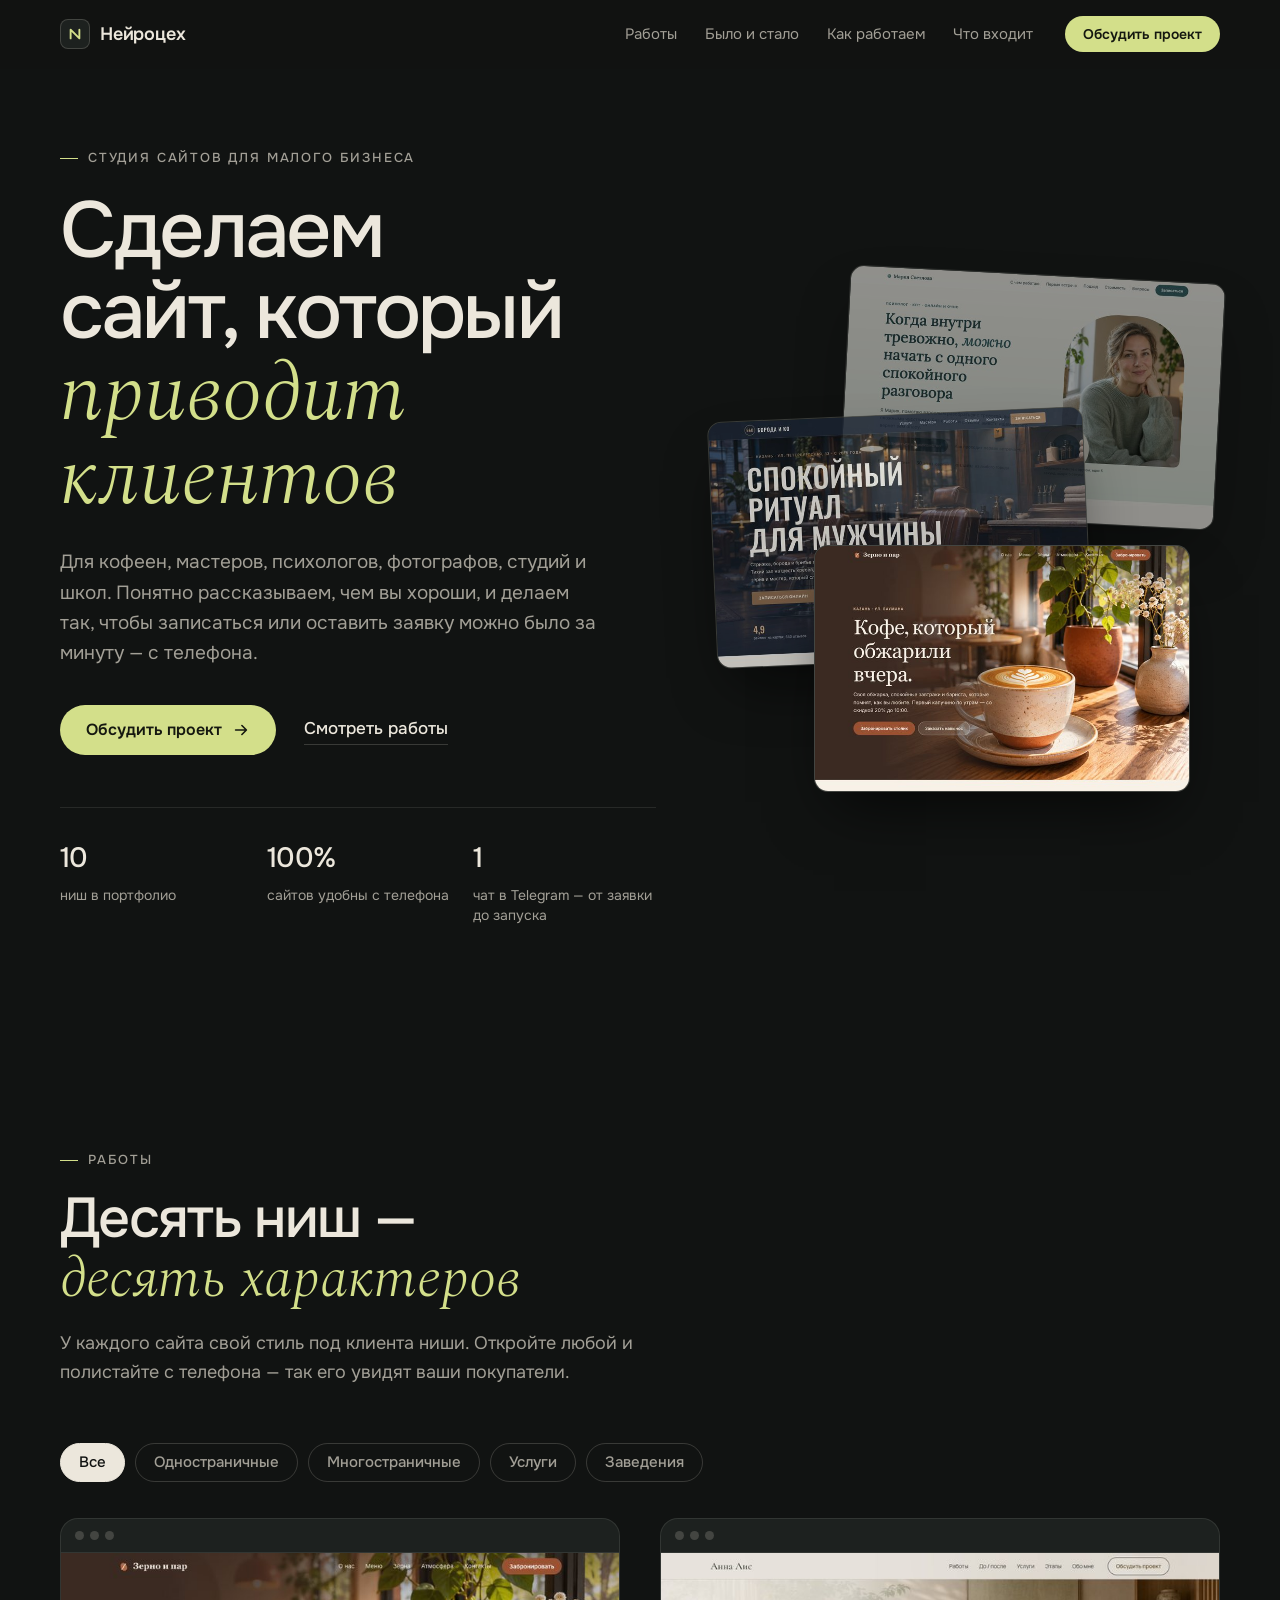
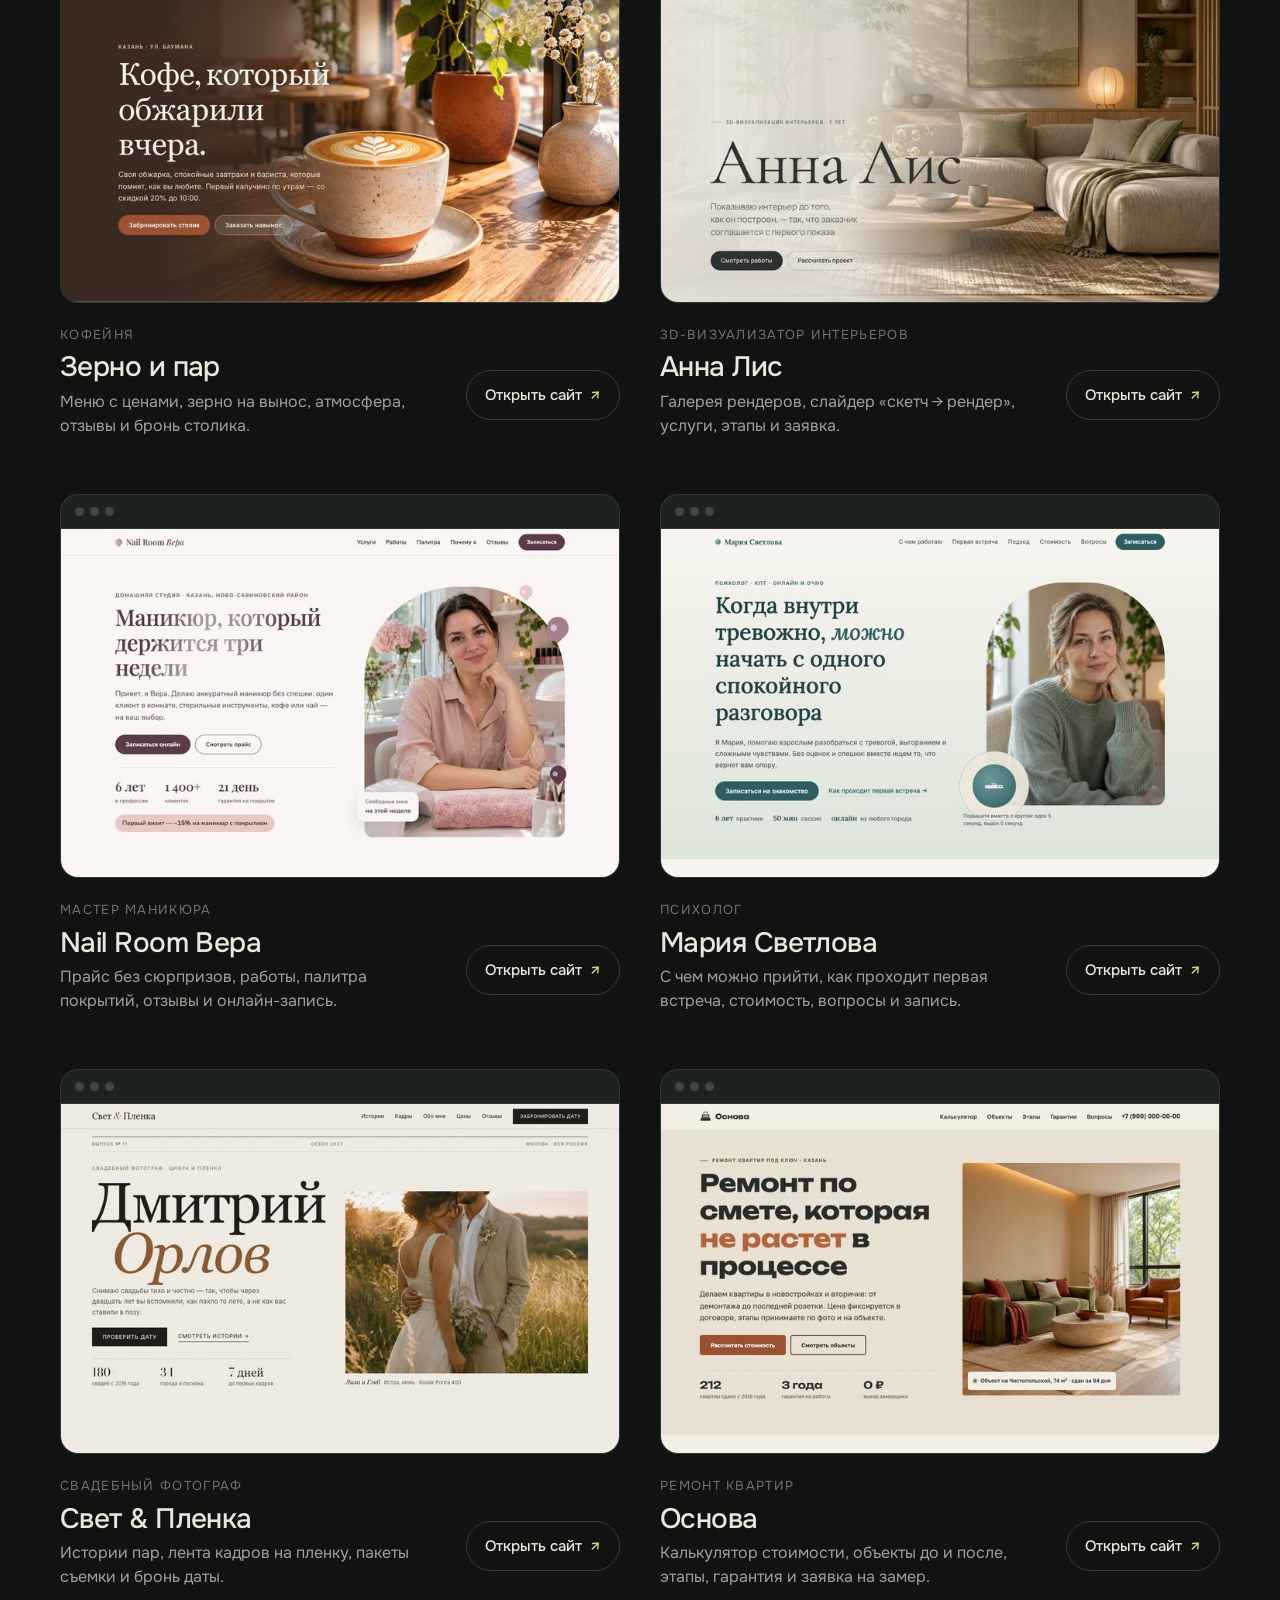
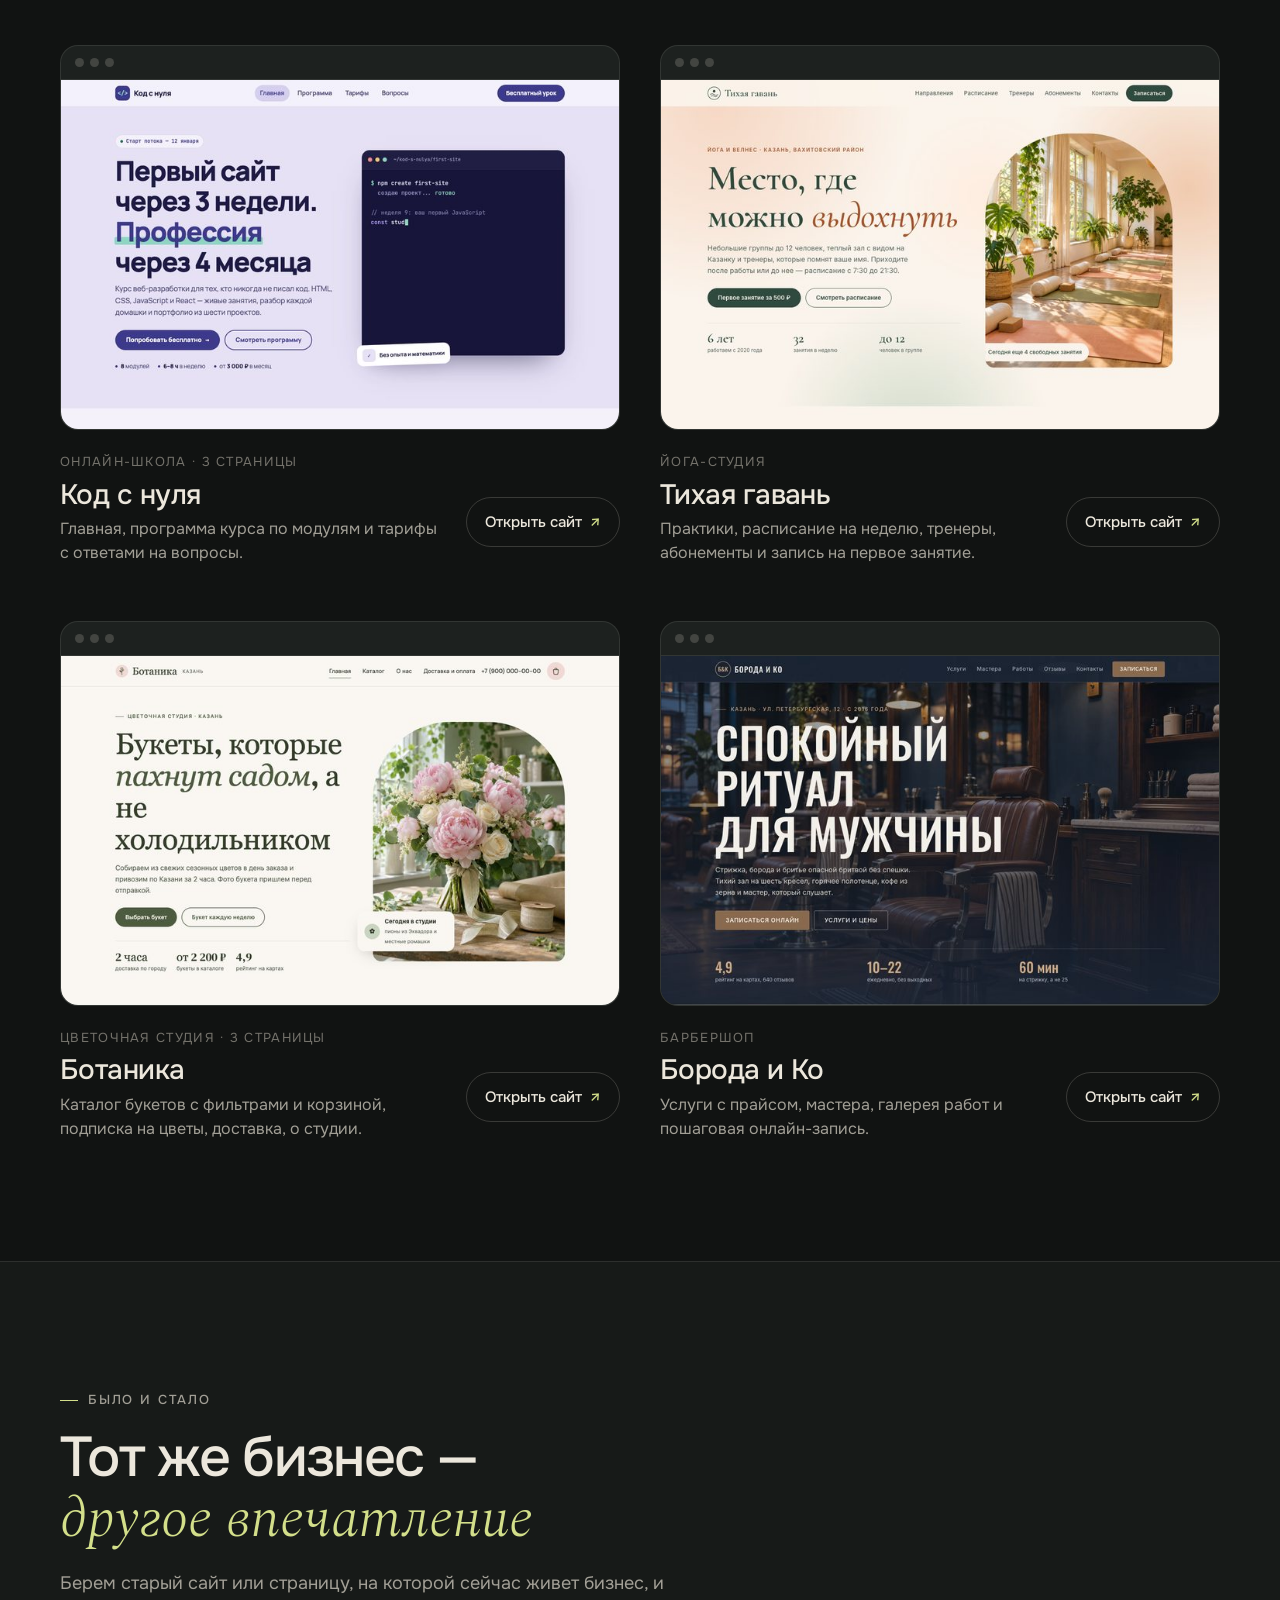
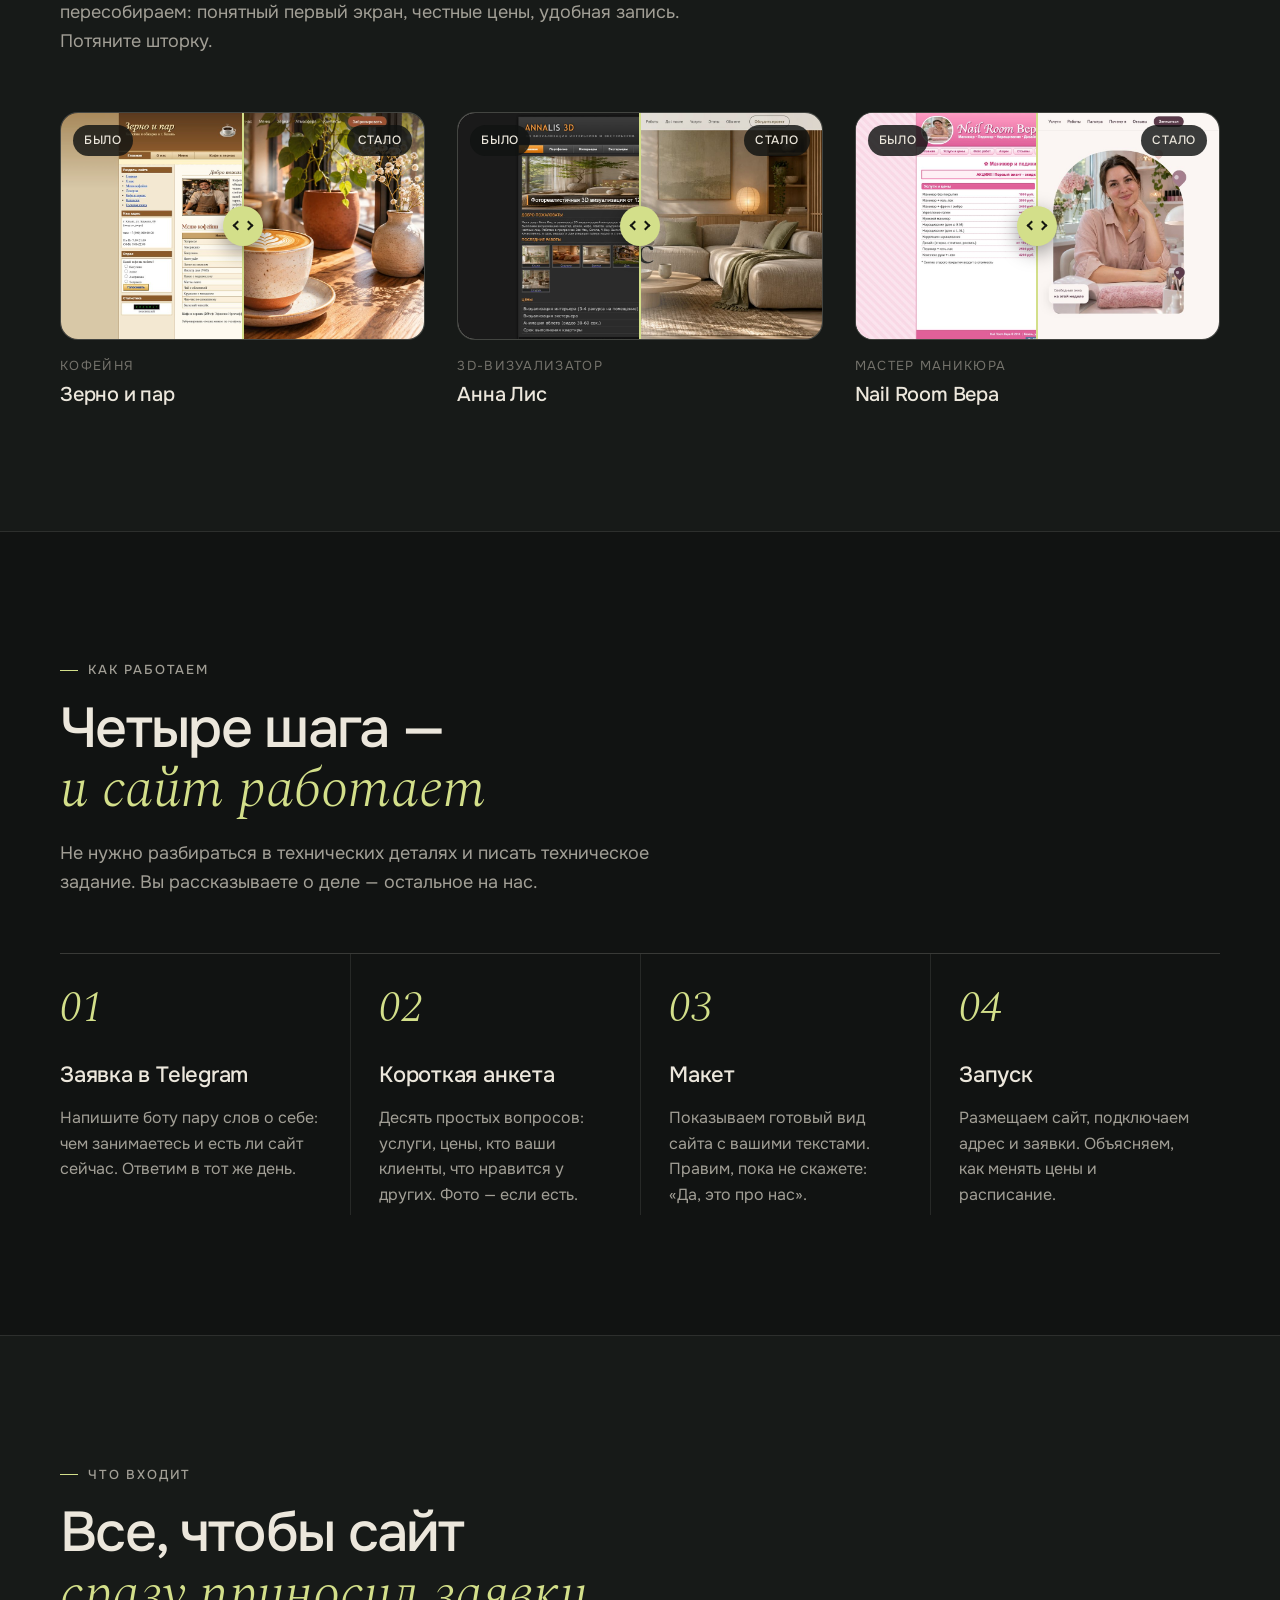
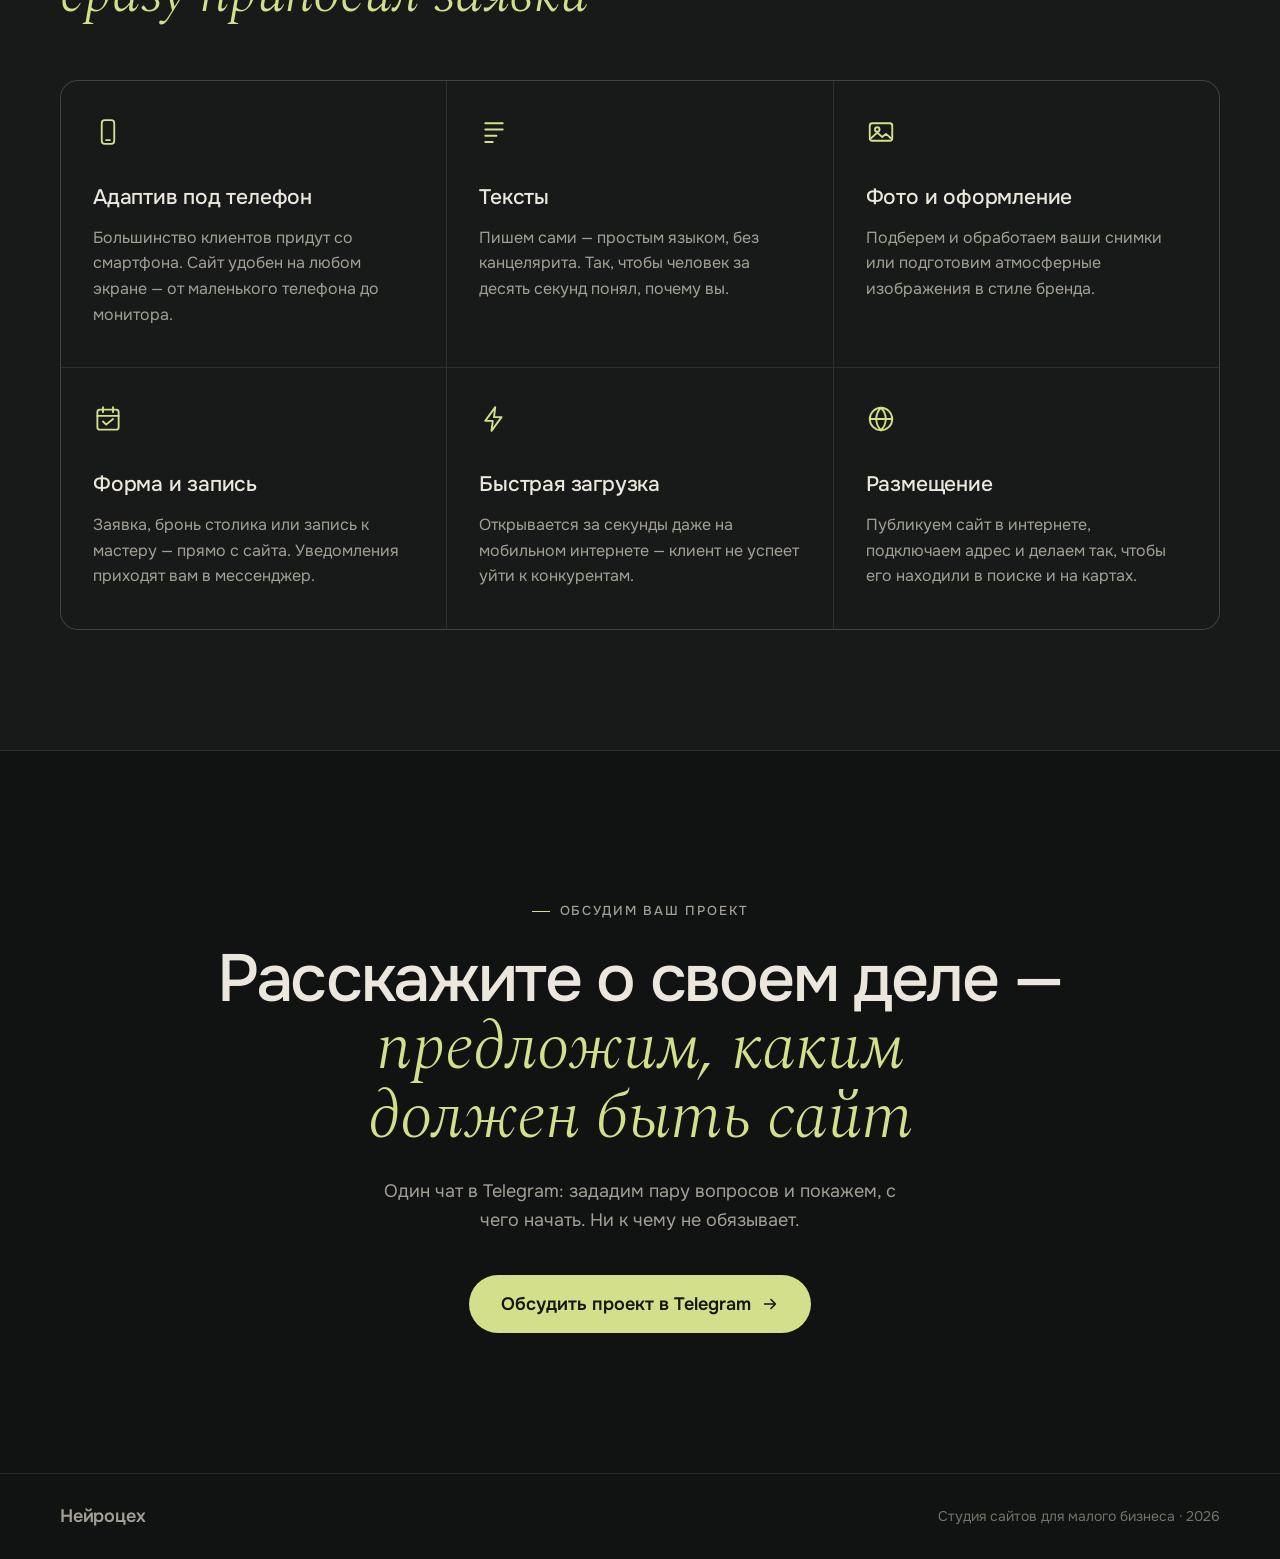
<file: index.html>
<!doctype html>
<html lang="ru">
<head>
  <meta charset="utf-8">
  <meta name="viewport" content="width=device-width, initial-scale=1">
  <title>Нейроцех — сайты для малого бизнеса и частных специалистов</title>
  <meta name="description" content="Студия «Нейроцех» делает сайты для кофеен, мастеров, психологов, фотографов, студий и школ: понятные, быстрые, с записью и заявками. Посмотрите работы и обсудите проект в Telegram.">
  <meta property="og:title" content="Нейроцех — сайты, которые приводят клиентов">
  <meta property="og:description" content="Портфолио студии: 10 сайтов для разных ниш. Обсудите свой проект в Telegram.">
  <meta property="og:type" content="website">
  <meta property="og:image" content="img/ba-01-after.jpg">
  <meta name="theme-color" content="#111312">
  <link rel="icon" href="data:image/svg+xml,%3Csvg xmlns='http://www.w3.org/2000/svg' viewBox='0 0 32 32'%3E%3Crect width='32' height='32' rx='8' fill='%23111312'/%3E%3Cpath d='M9 23V9l14 14V9' stroke='%23D3DF8A' stroke-width='3' fill='none' stroke-linecap='round' stroke-linejoin='round'/%3E%3C/svg%3E">
  <link rel="preconnect" href="https://fonts.googleapis.com">
  <link rel="preconnect" href="https://fonts.gstatic.com" crossorigin>
  <link href="https://fonts.googleapis.com/css2?family=Onest:wght@400;500;600&family=Spectral:ital,wght@1,300;1,400&display=swap" rel="stylesheet">
  <link rel="stylesheet" href="style.css">
  <script>document.documentElement.classList.add("js")</script>
</head>
<body>
  <header class="header" id="header">
    <div class="wrap header__in">
      <a class="logo" href="#top" aria-label="Нейроцех — на главную">
        <span class="logo__mark" aria-hidden="true">
          <svg viewBox="0 0 32 32"><path d="M9 23V9l14 14V9"/></svg>
        </span>
        Нейроцех
      </a>
      <nav class="nav" aria-label="Разделы">
        <a href="#works">Работы</a>
        <a href="#before-after">Было и стало</a>
        <a href="#process">Как работаем</a>
        <a href="#included">Что входит</a>
      </nav>
      <a class="btn btn--small" href="https://t.me/neirotseh_ai_bot?start=site" target="_blank" rel="noopener">Обсудить проект</a>
    </div>
  </header>

  <main id="top">
    <!-- Первый экран -->
    <section class="hero">
      <div class="wrap hero__grid">
        <div class="hero__text">
          <p class="eyebrow reveal">Студия сайтов для малого бизнеса</p>
          <h1 class="hero__title reveal">Сделаем сайт, который <em>приводит клиентов</em></h1>
          <p class="hero__lead reveal">Для кофеен, мастеров, психологов, фотографов, студий и школ. Понятно рассказываем, чем вы хороши, и делаем так, чтобы записаться или оставить заявку можно было за минуту — с телефона.</p>
          <div class="hero__actions reveal">
            <a class="btn" href="https://t.me/neirotseh_ai_bot?start=site" target="_blank" rel="noopener">
              Обсудить проект
              <svg class="btn__arrow" viewBox="0 0 20 20" aria-hidden="true"><path d="M4 10h11M11 5l5 5-5 5"/></svg>
            </a>
            <a class="link" href="#works">Смотреть работы</a>
          </div>
          <ul class="hero__facts reveal">
            <li><b>10</b><span>ниш в портфолио</span></li>
            <li><b>100%</b><span>сайтов удобны с телефона</span></li>
            <li><b>1</b><span>чат в Telegram — от заявки до запуска</span></li>
          </ul>
        </div>
        <div class="hero__visual" aria-hidden="true">
          <div class="stack">
            <div class="stack__item stack__item--1"><img src="img/site-04.jpg" alt="" width="720" height="2000" decoding="async" loading="lazy" draggable="false"></div>
            <div class="stack__item stack__item--2"><img src="img/site-10.jpg" alt="" width="720" height="2000" decoding="async" loading="lazy" draggable="false"></div>
            <div class="stack__item stack__item--3"><img src="img/site-01.jpg" alt="" width="720" height="2000" decoding="async" fetchpriority="high" draggable="false"></div>
          </div>
        </div>
      </div>
    </section>

    <!-- Работы -->
    <section class="section" id="works">
      <div class="wrap">
        <div class="section__head">
          <p class="eyebrow">Работы</p>
          <h2 class="section__title reveal">Десять ниш — <em>десять характеров</em></h2>
          <p class="section__lead reveal">У каждого сайта свой стиль под клиента ниши. Откройте любой и полистайте с телефона — так его увидят ваши покупатели.</p>
        </div>

        <div class="filters" role="group" aria-label="Фильтр работ">
          <button class="chip is-active" type="button" data-filter="all" aria-pressed="true">Все</button>
          <button class="chip" type="button" data-filter="one" aria-pressed="false">Одностраничные</button>
          <button class="chip" type="button" data-filter="multi" aria-pressed="false">Многостраничные</button>
          <button class="chip" type="button" data-filter="service" aria-pressed="false">Услуги</button>
          <button class="chip" type="button" data-filter="place" aria-pressed="false">Заведения</button>
        </div>

        <div class="grid" id="grid">
          <article class="card" data-tags="one place">
            <a class="card__frame" href="01-coffee/index.html" tabindex="-1" aria-hidden="true">
              <span class="card__bar"><i></i><i></i><i></i></span>
              <span class="card__view"><img src="img/site-01.jpg" alt="" width="720" height="2000" loading="lazy" decoding="async" draggable="false"></span>
            </a>
            <div class="card__meta">
              <p class="card__niche">Кофейня</p>
              <h3 class="card__title">Зерно и пар</h3>
              <p class="card__text">Меню с ценами, зерно на вынос, атмосфера, отзывы и бронь столика.</p>
              <a class="card__link" href="01-coffee/index.html">Открыть сайт</a>
            </div>
          </article>

          <article class="card" data-tags="one service">
            <a class="card__frame" href="02-3d-viz/index.html" tabindex="-1" aria-hidden="true">
              <span class="card__bar"><i></i><i></i><i></i></span>
              <span class="card__view"><img src="img/site-02.jpg" alt="" width="720" height="2000" loading="lazy" decoding="async" draggable="false"></span>
            </a>
            <div class="card__meta">
              <p class="card__niche">3D-визуализатор интерьеров</p>
              <h3 class="card__title">Анна Лис</h3>
              <p class="card__text">Галерея рендеров, слайдер «скетч → рендер», услуги, этапы и заявка.</p>
              <a class="card__link" href="02-3d-viz/index.html">Открыть сайт</a>
            </div>
          </article>

          <article class="card" data-tags="one service">
            <a class="card__frame" href="03-nails/index.html" tabindex="-1" aria-hidden="true">
              <span class="card__bar"><i></i><i></i><i></i></span>
              <span class="card__view"><img src="img/site-03.jpg" alt="" width="720" height="2000" loading="lazy" decoding="async" draggable="false"></span>
            </a>
            <div class="card__meta">
              <p class="card__niche">Мастер маникюра</p>
              <h3 class="card__title">Nail Room Вера</h3>
              <p class="card__text">Прайс без сюрпризов, работы, палитра покрытий, отзывы и онлайн-запись.</p>
              <a class="card__link" href="03-nails/index.html">Открыть сайт</a>
            </div>
          </article>

          <article class="card" data-tags="one service">
            <a class="card__frame" href="04-psychologist/index.html" tabindex="-1" aria-hidden="true">
              <span class="card__bar"><i></i><i></i><i></i></span>
              <span class="card__view"><img src="img/site-04.jpg" alt="" width="720" height="2000" loading="lazy" decoding="async" draggable="false"></span>
            </a>
            <div class="card__meta">
              <p class="card__niche">Психолог</p>
              <h3 class="card__title">Мария Светлова</h3>
              <p class="card__text">С чем можно прийти, как проходит первая встреча, стоимость, вопросы и запись.</p>
              <a class="card__link" href="04-psychologist/index.html">Открыть сайт</a>
            </div>
          </article>

          <article class="card" data-tags="one service">
            <a class="card__frame" href="05-photographer/index.html" tabindex="-1" aria-hidden="true">
              <span class="card__bar"><i></i><i></i><i></i></span>
              <span class="card__view"><img src="img/site-05.jpg" alt="" width="720" height="2000" loading="lazy" decoding="async" draggable="false"></span>
            </a>
            <div class="card__meta">
              <p class="card__niche">Свадебный фотограф</p>
              <h3 class="card__title">Свет &amp; Пленка</h3>
              <p class="card__text">Истории пар, лента кадров на пленку, пакеты съемки и бронь даты.</p>
              <a class="card__link" href="05-photographer/index.html">Открыть сайт</a>
            </div>
          </article>

          <article class="card" data-tags="one service">
            <a class="card__frame" href="06-renovation/index.html" tabindex="-1" aria-hidden="true">
              <span class="card__bar"><i></i><i></i><i></i></span>
              <span class="card__view"><img src="img/site-06.jpg" alt="" width="720" height="2000" loading="lazy" decoding="async" draggable="false"></span>
            </a>
            <div class="card__meta">
              <p class="card__niche">Ремонт квартир</p>
              <h3 class="card__title">Основа</h3>
              <p class="card__text">Калькулятор стоимости, объекты до и после, этапы, гарантия и заявка на замер.</p>
              <a class="card__link" href="06-renovation/index.html">Открыть сайт</a>
            </div>
          </article>

          <article class="card" data-tags="multi service">
            <a class="card__frame" href="07-school/index.html" tabindex="-1" aria-hidden="true">
              <span class="card__bar"><i></i><i></i><i></i></span>
              <span class="card__view"><img src="img/site-07.jpg" alt="" width="720" height="2000" loading="lazy" decoding="async" draggable="false"></span>
            </a>
            <div class="card__meta">
              <p class="card__niche">Онлайн-школа · 3 страницы</p>
              <h3 class="card__title">Код с нуля</h3>
              <p class="card__text">Главная, программа курса по модулям и тарифы с ответами на вопросы.</p>
              <a class="card__link" href="07-school/index.html">Открыть сайт</a>
            </div>
          </article>

          <article class="card" data-tags="one place">
            <a class="card__frame" href="08-yoga/index.html" tabindex="-1" aria-hidden="true">
              <span class="card__bar"><i></i><i></i><i></i></span>
              <span class="card__view"><img src="img/site-08.jpg" alt="" width="720" height="2000" loading="lazy" decoding="async" draggable="false"></span>
            </a>
            <div class="card__meta">
              <p class="card__niche">Йога-студия</p>
              <h3 class="card__title">Тихая гавань</h3>
              <p class="card__text">Практики, расписание на неделю, тренеры, абонементы и запись на первое занятие.</p>
              <a class="card__link" href="08-yoga/index.html">Открыть сайт</a>
            </div>
          </article>

          <article class="card" data-tags="multi place">
            <a class="card__frame" href="09-flowers/index.html" tabindex="-1" aria-hidden="true">
              <span class="card__bar"><i></i><i></i><i></i></span>
              <span class="card__view"><img src="img/site-09.jpg" alt="" width="720" height="2000" loading="lazy" decoding="async" draggable="false"></span>
            </a>
            <div class="card__meta">
              <p class="card__niche">Цветочная студия · 3 страницы</p>
              <h3 class="card__title">Ботаника</h3>
              <p class="card__text">Каталог букетов с фильтрами и корзиной, подписка на цветы, доставка, о студии.</p>
              <a class="card__link" href="09-flowers/index.html">Открыть сайт</a>
            </div>
          </article>

          <article class="card" data-tags="one place">
            <a class="card__frame" href="10-barbershop/index.html" tabindex="-1" aria-hidden="true">
              <span class="card__bar"><i></i><i></i><i></i></span>
              <span class="card__view"><img src="img/site-10.jpg" alt="" width="720" height="2000" loading="lazy" decoding="async" draggable="false"></span>
            </a>
            <div class="card__meta">
              <p class="card__niche">Барбершоп</p>
              <h3 class="card__title">Борода и Ко</h3>
              <p class="card__text">Услуги с прайсом, мастера, галерея работ и пошаговая онлайн-запись.</p>
              <a class="card__link" href="10-barbershop/index.html">Открыть сайт</a>
            </div>
          </article>
        </div>
      </div>
    </section>

    <!-- Было -> стало -->
    <section class="section section--alt" id="before-after">
      <div class="wrap">
        <div class="section__head">
          <p class="eyebrow">Было и стало</p>
          <h2 class="section__title reveal">Тот же бизнес — <em>другое впечатление</em></h2>
          <p class="section__lead reveal">Берем старый сайт или страницу, на которой сейчас живет бизнес, и пересобираем: понятный первый экран, честные цены, удобная запись. Потяните шторку.</p>
        </div>

        <div class="ba-list" id="ba-list">
          <figure class="ba" data-site="01">
            <div class="ba__stage">
              <img class="ba__after" src="img/ba-01-after.jpg" alt="Новая версия сайта" width="1200" height="750" loading="lazy" decoding="async" draggable="false">
              <div class="ba__before"><div class="ba__before-in">
                <div class="ba__ph"><span>Старая версия сайта<br>скоро будет здесь</span></div>
                <img class="ba__before-img" alt="Старая версия сайта" width="1200" height="750" loading="lazy" decoding="async" draggable="false" hidden>
              </div></div>
              <div class="ba__handle" aria-hidden="true"><span class="ba__knob"></span></div>
              <span class="ba__tag ba__tag--l">Было</span>
              <span class="ba__tag ba__tag--r">Стало</span>
              <input class="ba__range" type="range" min="0" max="100" value="50" aria-label="Сравнить было и стало">
            </div>
            <figcaption class="ba__cap"><span class="ba__niche">Кофейня</span> <span class="ba__name">Зерно и пар</span></figcaption>
          </figure>

          <figure class="ba" data-site="04">
            <div class="ba__stage">
              <img class="ba__after" src="img/ba-04-after.jpg" alt="Новая версия сайта" width="1200" height="750" loading="lazy" decoding="async" draggable="false">
              <div class="ba__before"><div class="ba__before-in">
                <div class="ba__ph"><span>Старая версия сайта<br>скоро будет здесь</span></div>
                <img class="ba__before-img" alt="Старая версия сайта" width="1200" height="750" loading="lazy" decoding="async" draggable="false" hidden>
              </div></div>
              <div class="ba__handle" aria-hidden="true"><span class="ba__knob"></span></div>
              <span class="ba__tag ba__tag--l">Было</span>
              <span class="ba__tag ba__tag--r">Стало</span>
              <input class="ba__range" type="range" min="0" max="100" value="50" aria-label="Сравнить было и стало">
            </div>
            <figcaption class="ba__cap"><span class="ba__niche">Психолог</span> <span class="ba__name">Мария Светлова</span></figcaption>
          </figure>

          <figure class="ba" data-site="10">
            <div class="ba__stage">
              <img class="ba__after" src="img/ba-10-after.jpg" alt="Новая версия сайта" width="1200" height="750" loading="lazy" decoding="async" draggable="false">
              <div class="ba__before"><div class="ba__before-in">
                <div class="ba__ph"><span>Старая версия сайта<br>скоро будет здесь</span></div>
                <img class="ba__before-img" alt="Старая версия сайта" width="1200" height="750" loading="lazy" decoding="async" draggable="false" hidden>
              </div></div>
              <div class="ba__handle" aria-hidden="true"><span class="ba__knob"></span></div>
              <span class="ba__tag ba__tag--l">Было</span>
              <span class="ba__tag ba__tag--r">Стало</span>
              <input class="ba__range" type="range" min="0" max="100" value="50" aria-label="Сравнить было и стало">
            </div>
            <figcaption class="ba__cap"><span class="ba__niche">Барбершоп</span> <span class="ba__name">Борода и Ко</span></figcaption>
          </figure>
        </div>
      </div>
    </section>

    <!-- Как работаем -->
    <section class="section" id="process">
      <div class="wrap">
        <div class="section__head">
          <p class="eyebrow">Как работаем</p>
          <h2 class="section__title reveal">Четыре шага — <em>и сайт работает</em></h2>
          <p class="section__lead reveal">Не нужно разбираться в технических деталях и писать техническое задание. Вы рассказываете о деле — остальное на нас.</p>
        </div>
        <ol class="steps">
          <li class="step reveal">
            <span class="step__num">01</span>
            <h3 class="step__title">Заявка в Telegram</h3>
            <p class="step__text">Напишите боту пару слов о себе: чем занимаетесь и есть ли сайт сейчас. Ответим в тот же день.</p>
          </li>
          <li class="step reveal">
            <span class="step__num">02</span>
            <h3 class="step__title">Короткая анкета</h3>
            <p class="step__text">Десять простых вопросов: услуги, цены, кто ваши клиенты, что нравится у других. Фото — если есть.</p>
          </li>
          <li class="step reveal">
            <span class="step__num">03</span>
            <h3 class="step__title">Макет</h3>
            <p class="step__text">Показываем готовый вид сайта с вашими текстами. Правим, пока не скажете: «Да, это про нас».</p>
          </li>
          <li class="step reveal">
            <span class="step__num">04</span>
            <h3 class="step__title">Запуск</h3>
            <p class="step__text">Размещаем сайт, подключаем адрес и заявки. Объясняем, как менять цены и расписание.</p>
          </li>
        </ol>
      </div>
    </section>

    <!-- Что входит -->
    <section class="section section--alt" id="included">
      <div class="wrap">
        <div class="section__head">
          <p class="eyebrow">Что входит</p>
          <h2 class="section__title reveal">Все, чтобы сайт <em>сразу приносил заявки</em></h2>
        </div>
        <ul class="features">
          <li class="feature reveal">
            <svg class="feature__icon" viewBox="0 0 24 24" aria-hidden="true"><rect x="7" y="2.5" width="10" height="19" rx="2.5"/><path d="M10.5 18.5h3"/></svg>
            <h3>Адаптив под телефон</h3>
            <p>Большинство клиентов придут со смартфона. Сайт удобен на любом экране — от маленького телефона до монитора.</p>
          </li>
          <li class="feature reveal">
            <svg class="feature__icon" viewBox="0 0 24 24" aria-hidden="true"><path d="M5 5h14M5 10h14M5 15h9M5 20h6"/></svg>
            <h3>Тексты</h3>
            <p>Пишем сами — простым языком, без канцелярита. Так, чтобы человек за десять секунд понял, почему вы.</p>
          </li>
          <li class="feature reveal">
            <svg class="feature__icon" viewBox="0 0 24 24" aria-hidden="true"><rect x="3" y="5" width="18" height="14" rx="2"/><circle cx="9" cy="10" r="1.8"/><path d="M4 17l5-4.5 4 3.5 3-2.5 4 3.5"/></svg>
            <h3>Фото и оформление</h3>
            <p>Подберем и обработаем ваши снимки или подготовим атмосферные изображения в стиле бренда.</p>
          </li>
          <li class="feature reveal">
            <svg class="feature__icon" viewBox="0 0 24 24" aria-hidden="true"><rect x="3.5" y="4.5" width="17" height="16" rx="2"/><path d="M3.5 9.5h17M8 2.5v4M16 2.5v4M8 14l2.5 2.5L16 12"/></svg>
            <h3>Форма и запись</h3>
            <p>Заявка, бронь столика или запись к мастеру — прямо с сайта. Уведомления приходят вам в мессенджер.</p>
          </li>
          <li class="feature reveal">
            <svg class="feature__icon" viewBox="0 0 24 24" aria-hidden="true"><path d="M13 2.5L5 13.5h6l-1 8 8-11h-6l1-8z"/></svg>
            <h3>Быстрая загрузка</h3>
            <p>Открывается за секунды даже на мобильном интернете — клиент не успеет уйти к конкурентам.</p>
          </li>
          <li class="feature reveal">
            <svg class="feature__icon" viewBox="0 0 24 24" aria-hidden="true"><circle cx="12" cy="12" r="9"/><path d="M3 12h18M12 3c2.6 2.6 3.8 5.6 3.8 9s-1.2 6.4-3.8 9c-2.6-2.6-3.8-5.6-3.8-9S9.4 5.6 12 3z"/></svg>
            <h3>Размещение</h3>
            <p>Публикуем сайт в интернете, подключаем адрес и делаем так, чтобы его находили в поиске и на картах.</p>
          </li>
        </ul>
      </div>
    </section>

    <!-- Финальный CTA -->
    <section class="cta" id="contact">
      <div class="wrap cta__in">
        <p class="eyebrow">Обсудим ваш проект</p>
        <h2 class="cta__title reveal">Расскажите о своем деле — <em>предложим, каким должен быть сайт</em></h2>
        <p class="cta__lead reveal">Один чат в Telegram: зададим пару вопросов и покажем, с чего начать. Ни к чему не обязывает.</p>
        <a class="btn btn--big reveal" href="https://t.me/neirotseh_ai_bot?start=site" target="_blank" rel="noopener">
          Обсудить проект в Telegram
          <svg class="btn__arrow" viewBox="0 0 20 20" aria-hidden="true"><path d="M4 10h11M11 5l5 5-5 5"/></svg>
        </a>
      </div>
    </section>
  </main>

  <footer class="footer">
    <div class="wrap footer__in">
      <span class="logo logo--muted">Нейроцех</span>
      <span>Студия сайтов для малого бизнеса · 2026</span>
    </div>
  </footer>

  <script src="thumbs.js"></script>
  <script src="script.js" defer></script>
</body>
</html>
</file>
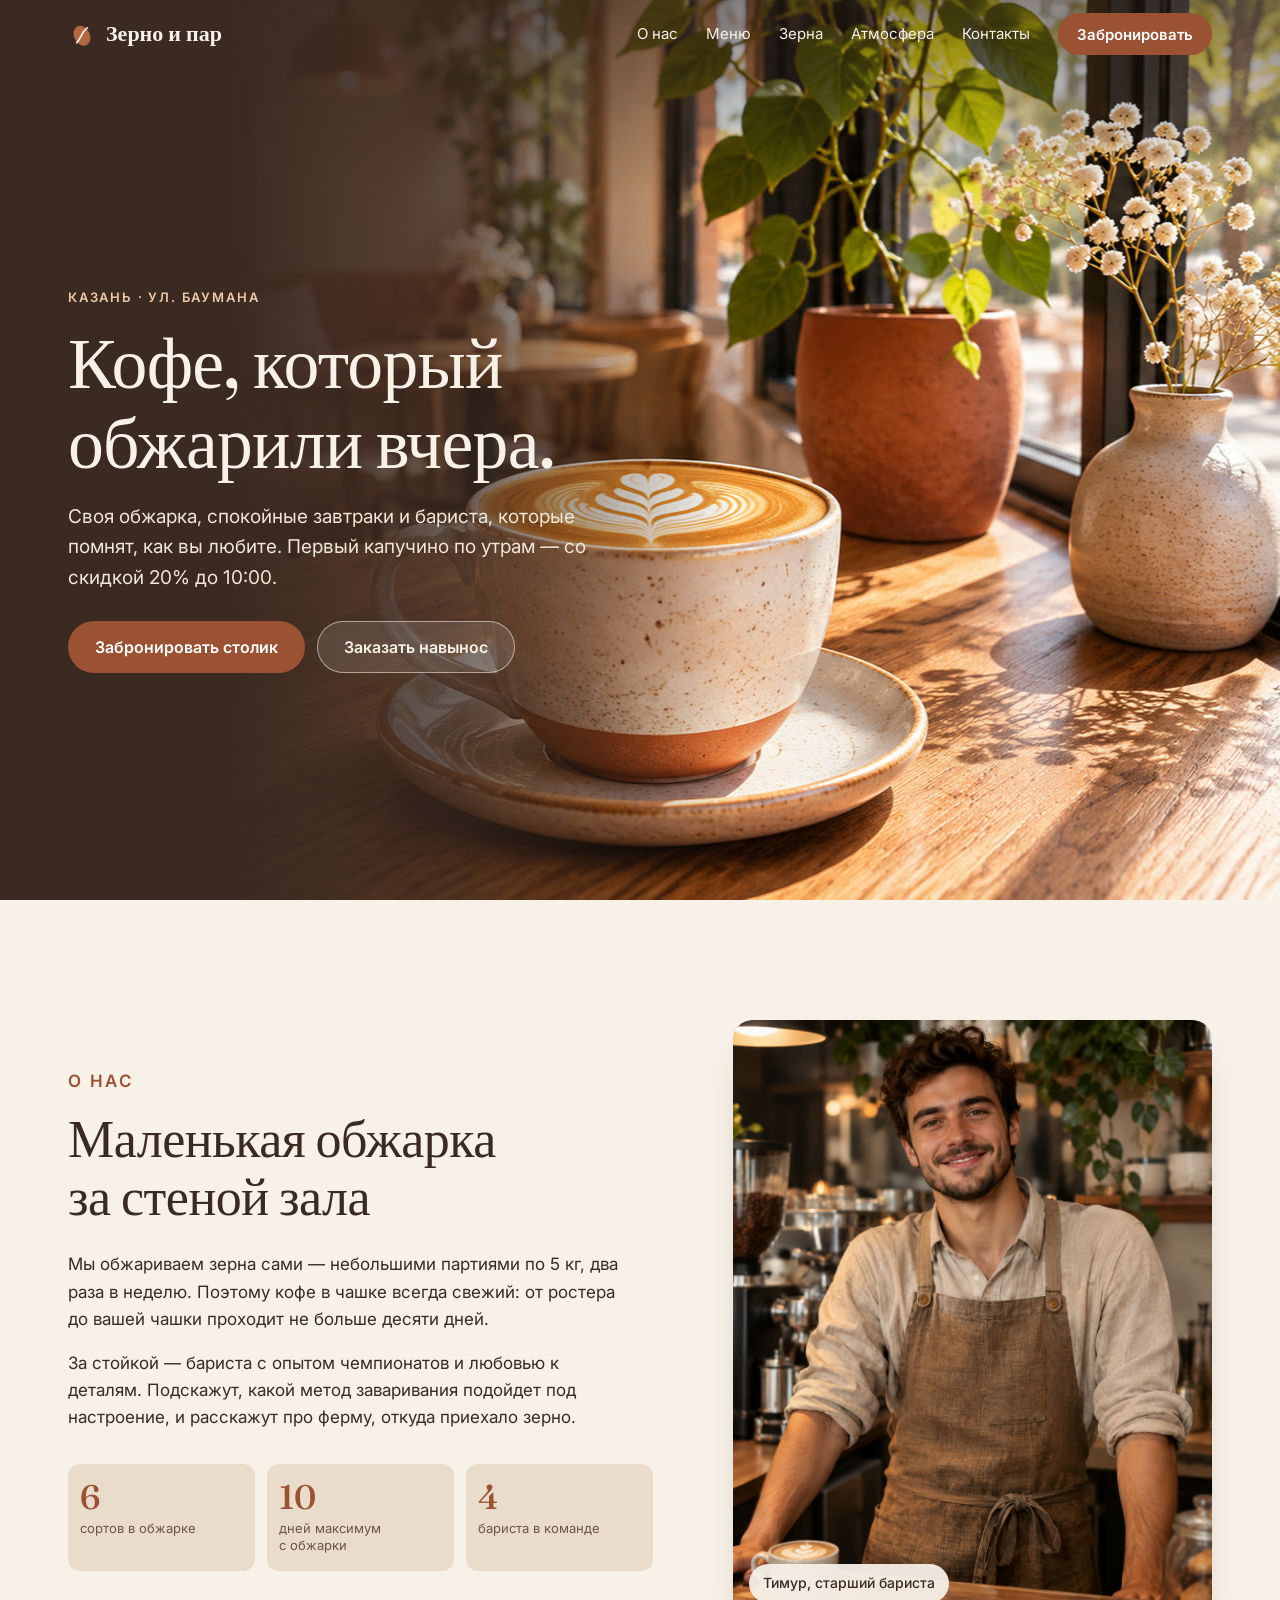
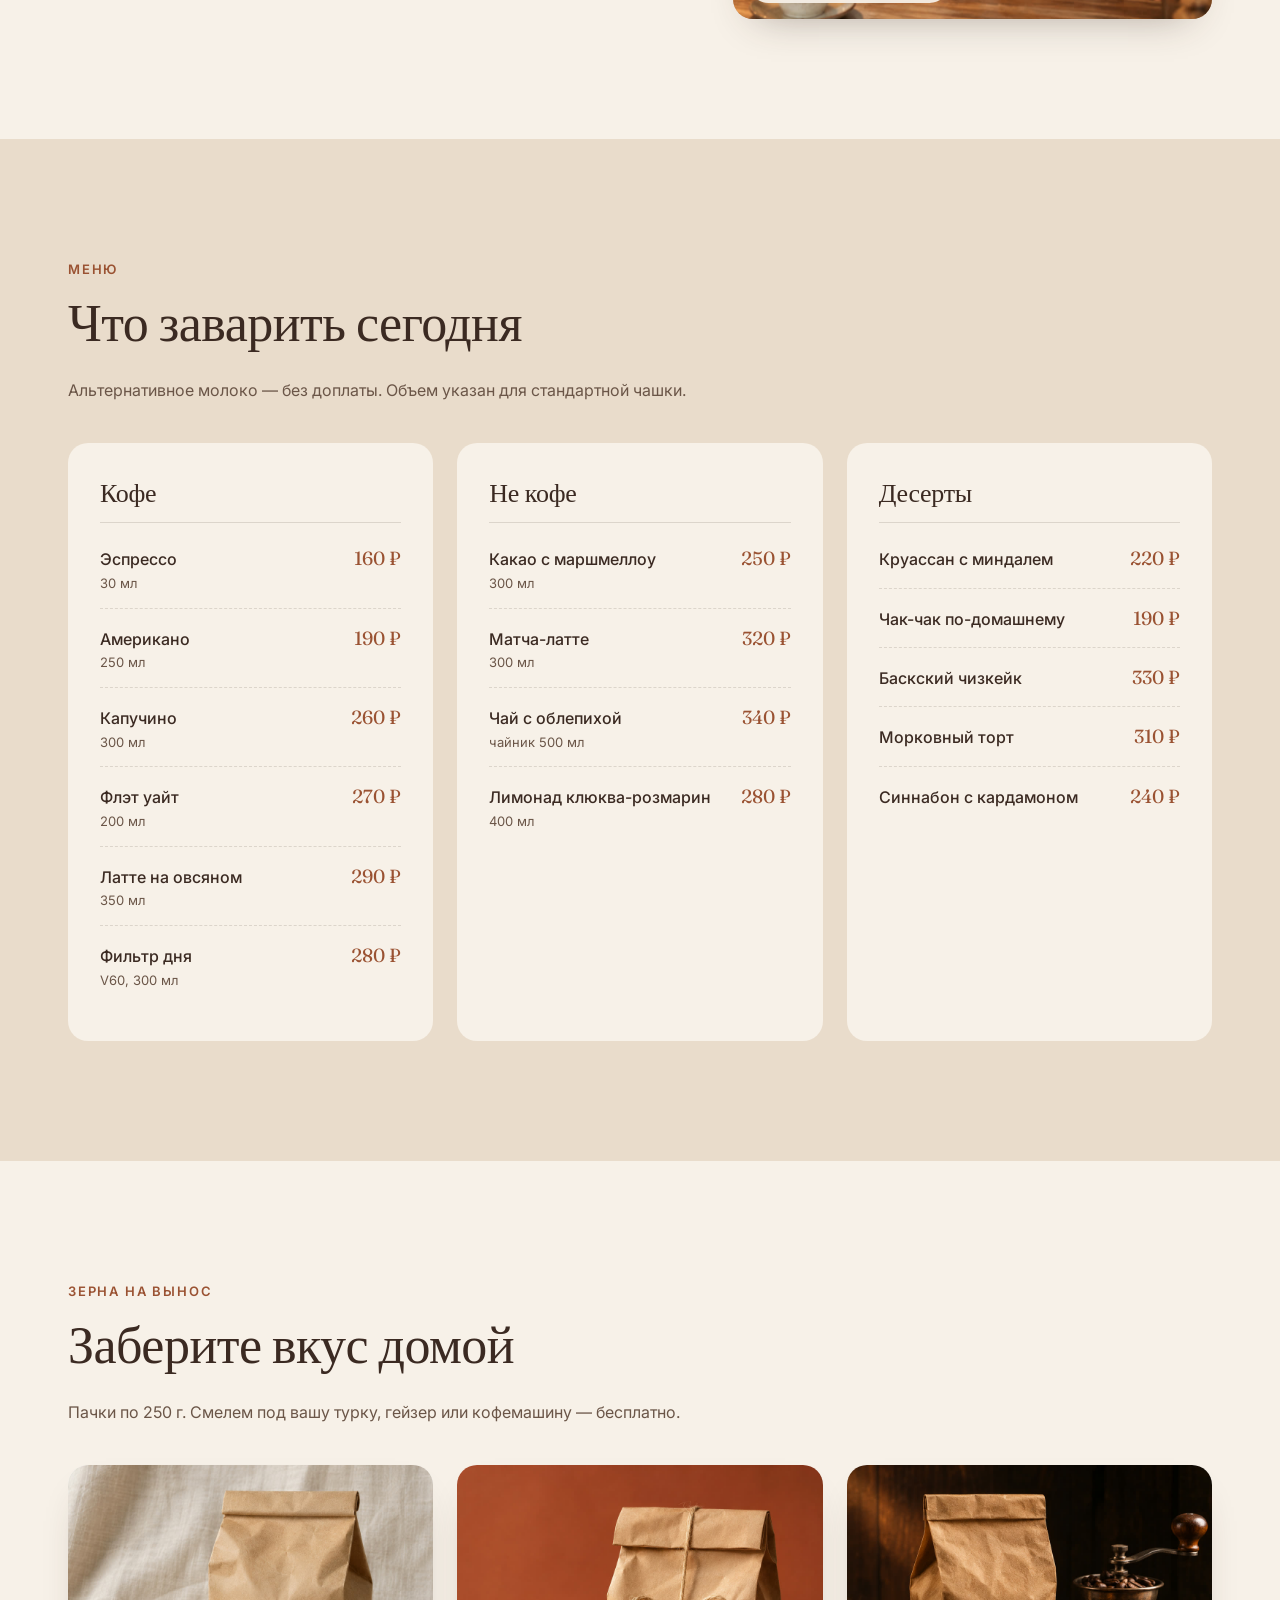
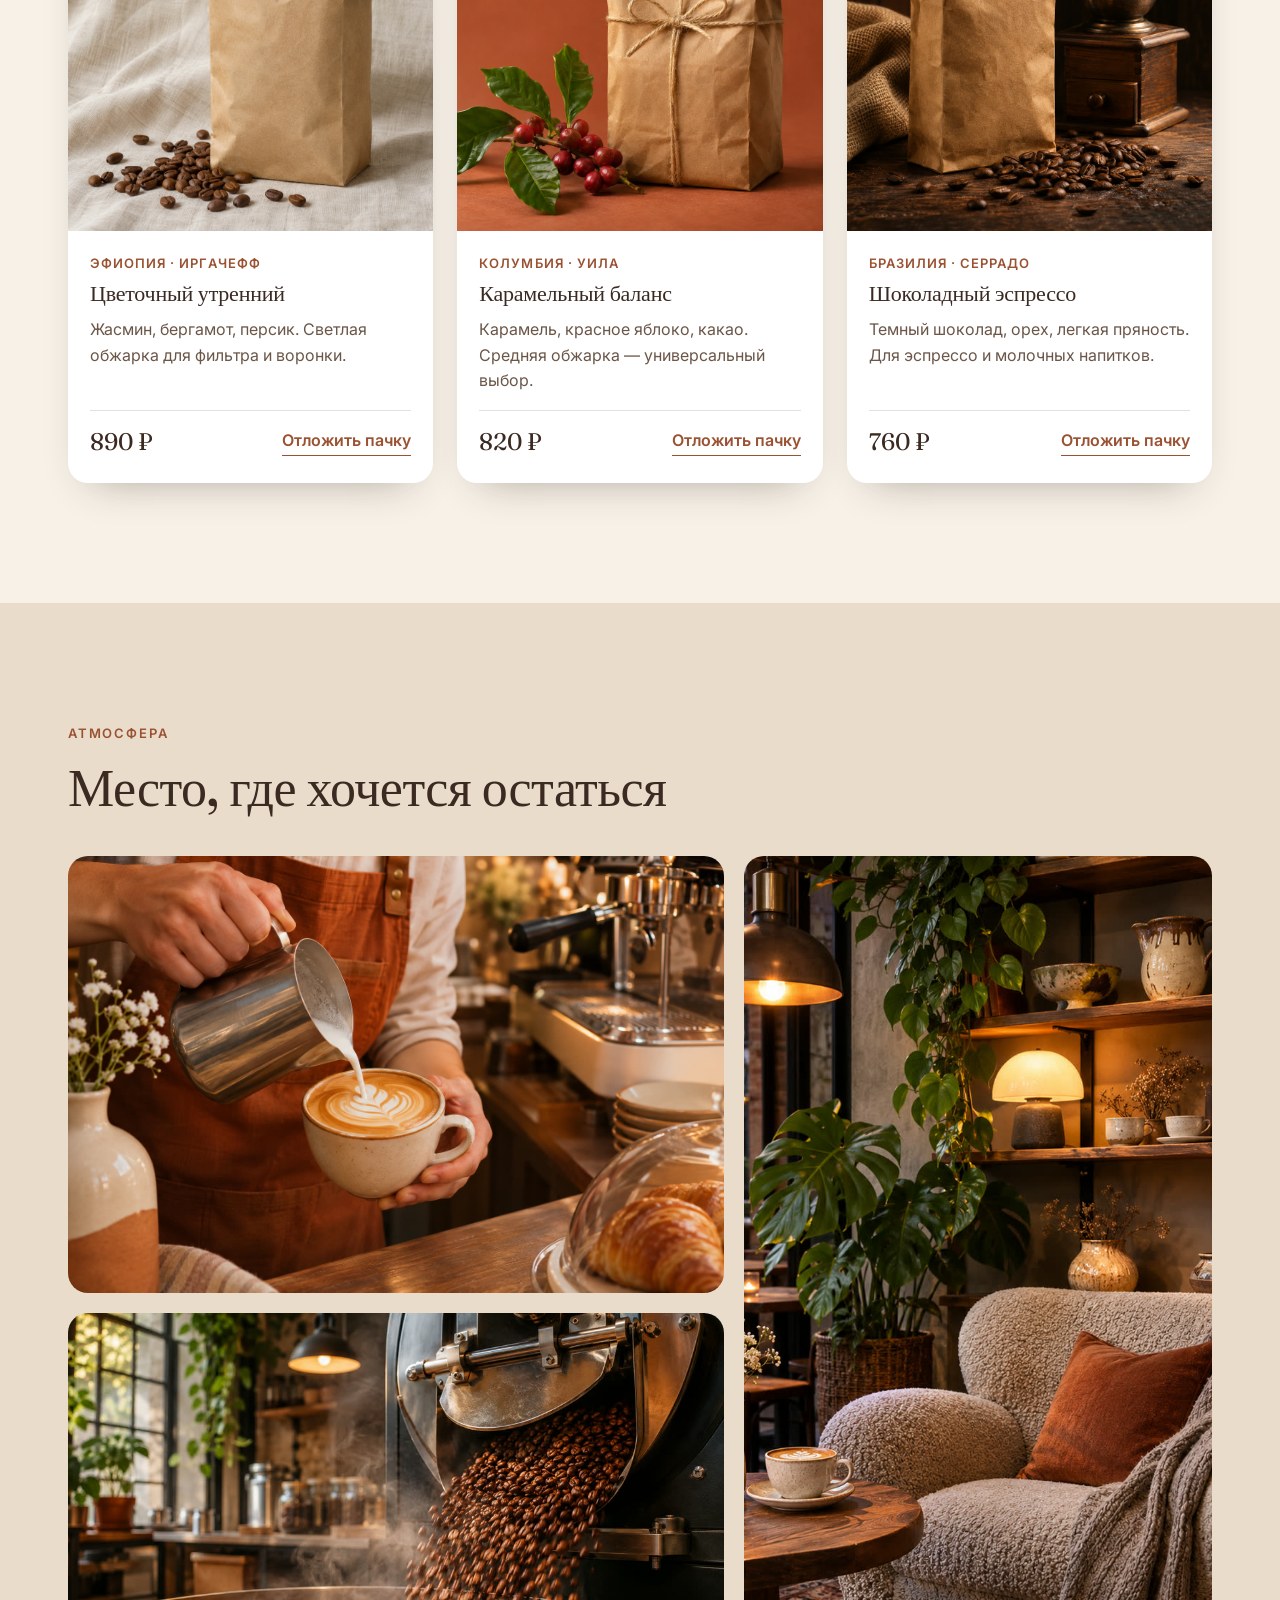
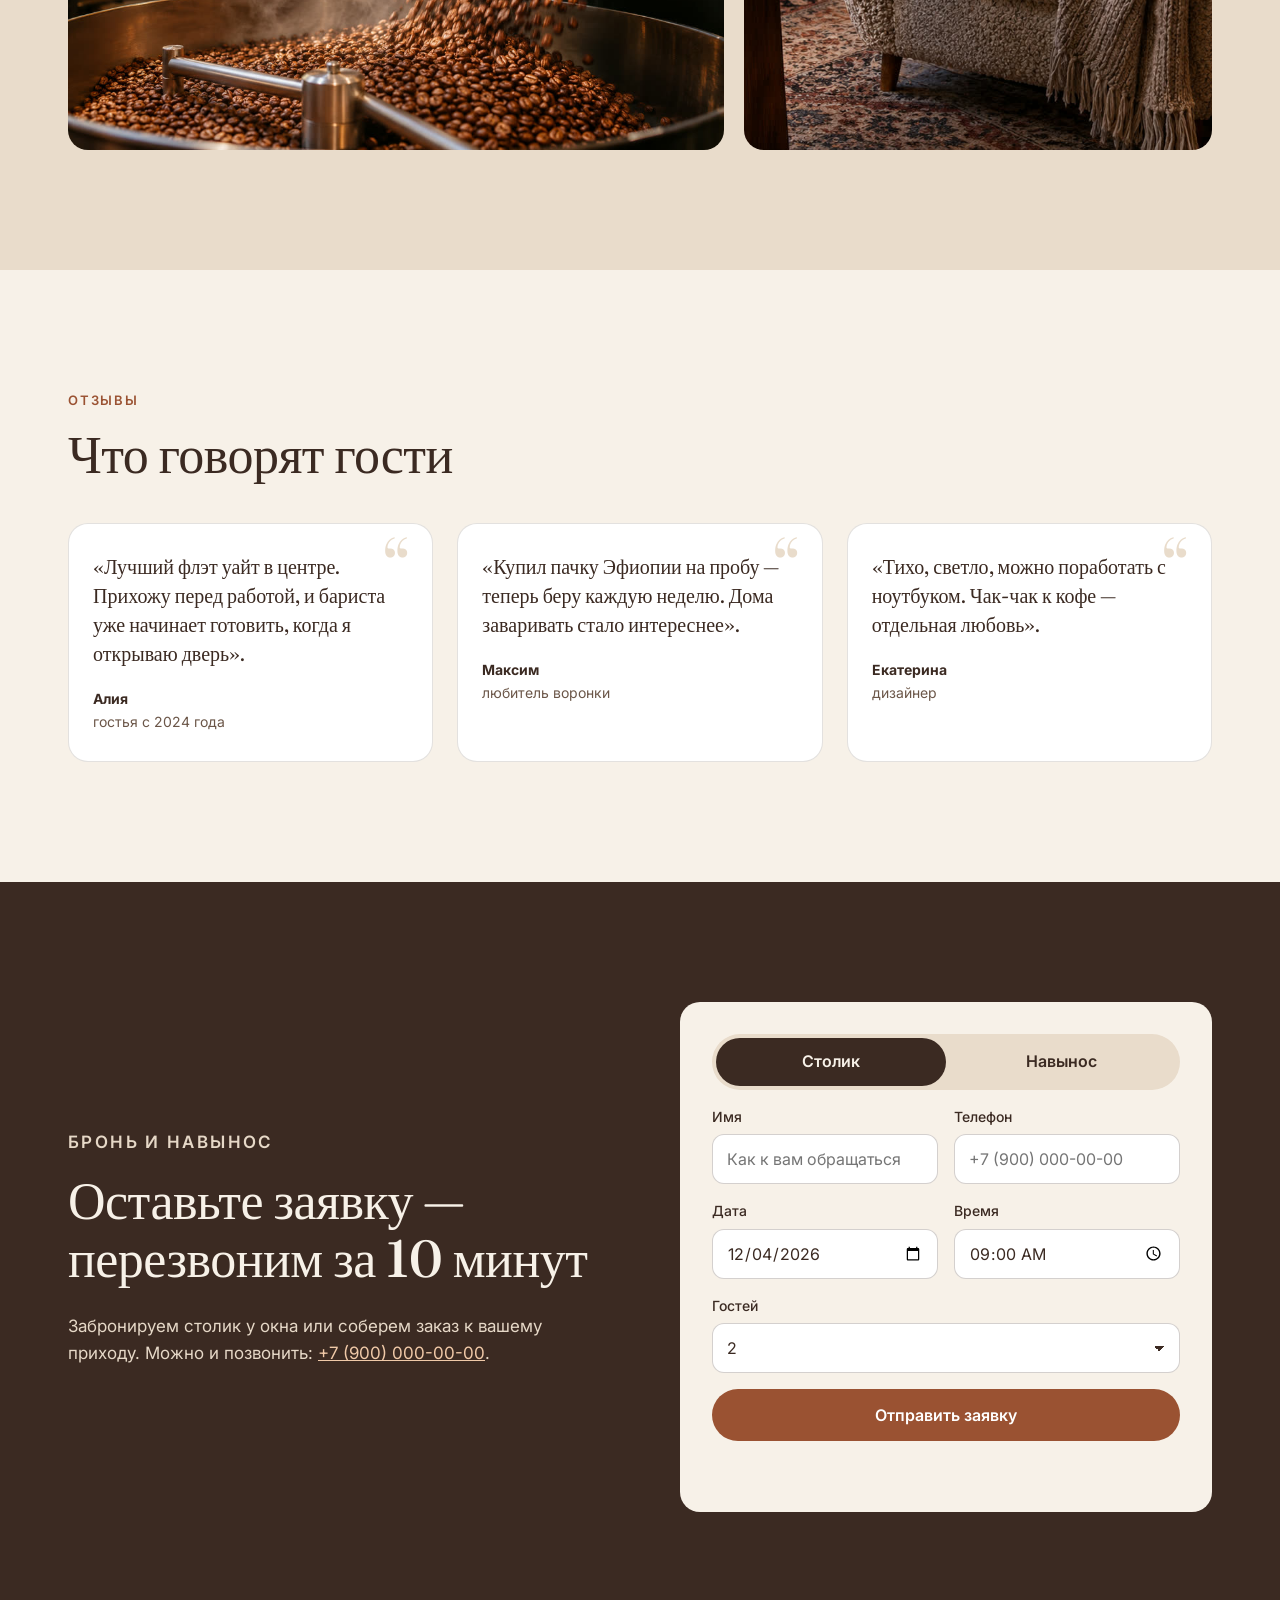
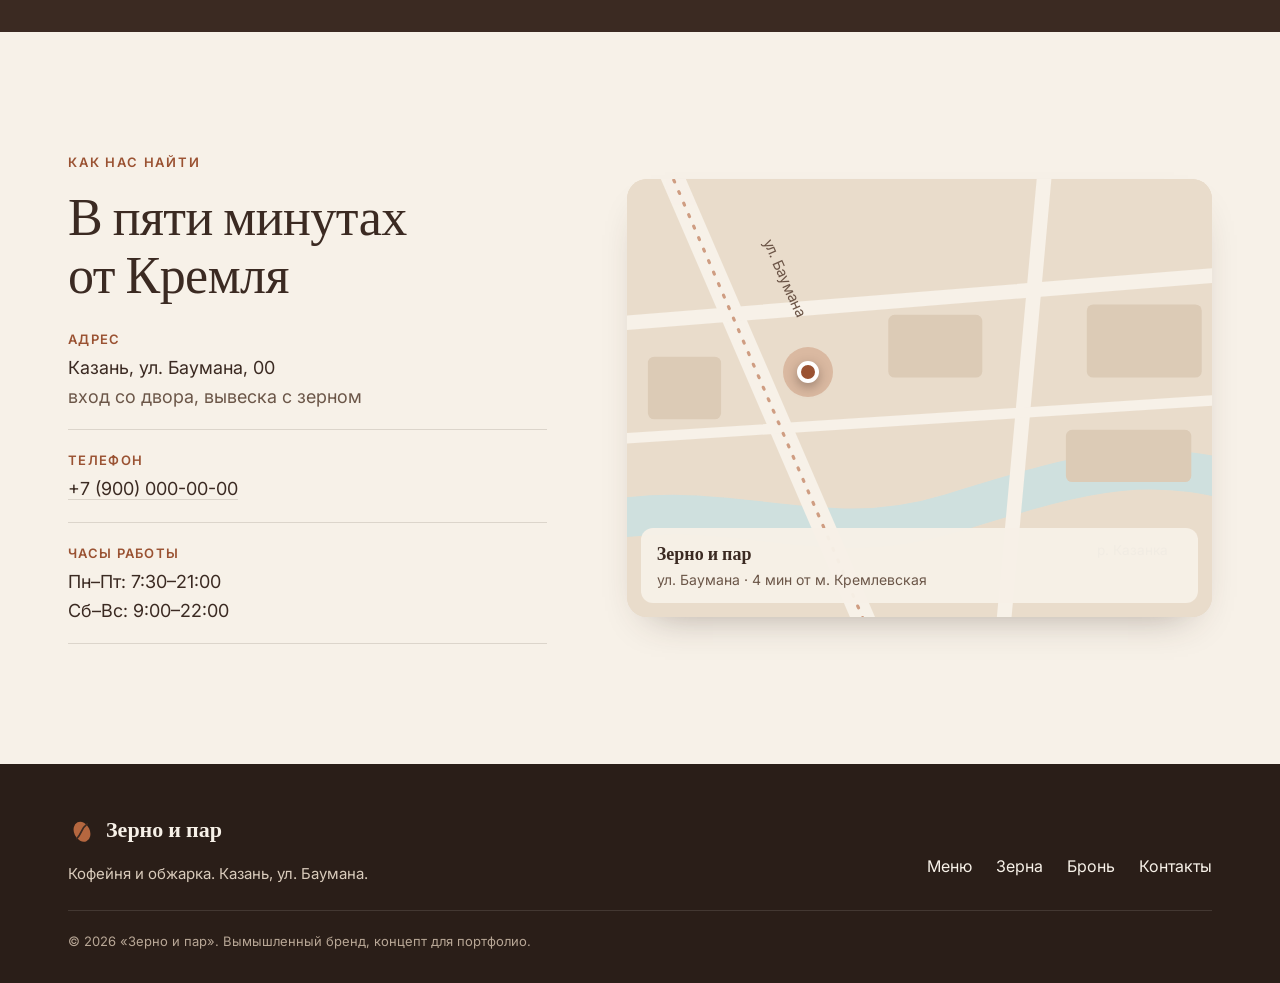
<file: 01-coffee/index.html>
<!doctype html>
<html lang="ru">
<head>
  <meta charset="utf-8">
  <meta name="viewport" content="width=device-width, initial-scale=1">
  <title>Зерно и пар — кофейня в Казани</title>
  <meta name="description" content="Кофейня «Зерно и пар» на улице Баумана в Казани: своя обжарка, внимательные бариста, десерты и зерна на вынос.">
  <meta name="theme-color" content="#3B2A22">
  <link rel="preconnect" href="https://fonts.googleapis.com">
  <link rel="preconnect" href="https://fonts.gstatic.com" crossorigin>
  <link href="https://fonts.googleapis.com/css2?family=Fraunces:opsz,wght@9..144,400;9..144,500;9..144,600&family=Inter:wght@400;500;600&display=swap" rel="stylesheet">
  <link rel="stylesheet" href="style.css">
</head>
<body>
  <a class="skip" href="#main">К содержанию</a>

  <header class="header" id="top">
    <div class="container header__inner">
      <a class="logo" href="#top" aria-label="Зерно и пар — на главную">
        <svg class="logo__mark" viewBox="0 0 32 32" aria-hidden="true"><ellipse cx="16" cy="18" rx="9" ry="12" transform="rotate(-25 16 18)" fill="currentColor"/><path d="M10 26 C 16 20, 15 14, 22 9" stroke="#F7F1E8" stroke-width="2" fill="none" stroke-linecap="round"/></svg>
        <span>Зерно и пар</span>
      </a>
      <nav class="nav" id="nav" aria-label="Основная навигация">
        <a href="#about">О нас</a>
        <a href="#menu">Меню</a>
        <a href="#beans">Зерна</a>
        <a href="#atmosphere">Атмосфера</a>
        <a href="#contacts">Контакты</a>
        <a class="btn btn--small" href="#booking">Забронировать</a>
      </nav>
      <button class="burger" id="burger" aria-label="Открыть меню" aria-expanded="false" aria-controls="nav"><span></span><span></span></button>
    </div>
  </header>

  <main id="main">
    <!-- HERO -->
    <section class="hero">
      <div class="hero__media">
        <img src="img/hero.jpg" alt="Чашка латте на деревянном столе у окна в утреннем свете" width="1600" height="900" fetchpriority="high">
        <div class="steam" aria-hidden="true"><i></i><i></i><i></i><i></i><i></i></div>
      </div>
      <div class="container hero__content">
        <p class="eyebrow eyebrow--light">Казань · ул. Баумана</p>
        <h1 class="hero__title">Кофе, который<br>обжарили вчера.</h1>
        <p class="hero__lead">Своя обжарка, спокойные завтраки и бариста, которые помнят, как вы любите. Первый капучино по утрам — со скидкой 20% до 10:00.</p>
        <div class="hero__actions">
          <a class="btn" href="#booking" data-mode="table">Забронировать столик</a>
          <a class="btn btn--ghost" href="#booking" data-mode="takeaway">Заказать навынос</a>
        </div>
      </div>
    </section>

    <!-- ABOUT -->
    <section class="section about" id="about">
      <div class="container about__grid">
        <div class="about__text reveal">
          <p class="eyebrow">О нас</p>
          <h2>Маленькая обжарка за&nbsp;стеной зала</h2>
          <p>Мы обжариваем зерна сами — небольшими партиями по 5&nbsp;кг, два раза в неделю. Поэтому кофе в чашке всегда свежий: от ростера до вашей чашки проходит не больше десяти дней.</p>
          <p>За стойкой — бариста с опытом чемпионатов и любовью к деталям. Подскажут, какой метод заваривания подойдет под настроение, и расскажут про ферму, откуда приехало зерно.</p>
          <ul class="facts">
            <li><strong>6</strong><span>сортов в&nbsp;обжарке</span></li>
            <li><strong>10</strong><span>дней максимум с&nbsp;обжарки</span></li>
            <li><strong>4</strong><span>бариста в&nbsp;команде</span></li>
          </ul>
        </div>
        <figure class="about__photo reveal">
          <img src="img/barista.jpg" alt="Бариста кофейни в льняном фартуке за стойкой" width="800" height="1000" loading="lazy">
          <figcaption>Тимур, старший бариста</figcaption>
        </figure>
      </div>
    </section>

    <!-- MENU -->
    <section class="section menu" id="menu">
      <div class="container">
        <div class="section__head reveal">
          <p class="eyebrow">Меню</p>
          <h2>Что заварить сегодня</h2>
          <p class="muted">Альтернативное молоко — без доплаты. Объем указан для стандартной чашки.</p>
        </div>
        <div class="menu__grid">
          <div class="menu__col reveal">
            <h3>Кофе</h3>
            <ul class="menu__list">
              <li><span class="menu__name">Эспрессо<small>30 мл</small></span><span class="menu__price">160 ₽</span></li>
              <li><span class="menu__name">Американо<small>250 мл</small></span><span class="menu__price">190 ₽</span></li>
              <li><span class="menu__name">Капучино<small>300 мл</small></span><span class="menu__price">260 ₽</span></li>
              <li><span class="menu__name">Флэт уайт<small>200 мл</small></span><span class="menu__price">270 ₽</span></li>
              <li><span class="menu__name">Латте на&nbsp;овсяном<small>350 мл</small></span><span class="menu__price">290 ₽</span></li>
              <li><span class="menu__name">Фильтр дня<small>V60, 300 мл</small></span><span class="menu__price">280 ₽</span></li>
            </ul>
          </div>
          <div class="menu__col reveal">
            <h3>Не&nbsp;кофе</h3>
            <ul class="menu__list">
              <li><span class="menu__name">Какао с&nbsp;маршмеллоу<small>300 мл</small></span><span class="menu__price">250 ₽</span></li>
              <li><span class="menu__name">Матча-латте<small>300 мл</small></span><span class="menu__price">320 ₽</span></li>
              <li><span class="menu__name">Чай с&nbsp;облепихой<small>чайник 500 мл</small></span><span class="menu__price">340 ₽</span></li>
              <li><span class="menu__name">Лимонад клюква-розмарин<small>400 мл</small></span><span class="menu__price">280 ₽</span></li>
            </ul>
          </div>
          <div class="menu__col reveal">
            <h3>Десерты</h3>
            <ul class="menu__list">
              <li><span class="menu__name">Круассан с&nbsp;миндалем</span><span class="menu__price">220 ₽</span></li>
              <li><span class="menu__name">Чак-чак по-домашнему</span><span class="menu__price">190 ₽</span></li>
              <li><span class="menu__name">Баскский чизкейк</span><span class="menu__price">330 ₽</span></li>
              <li><span class="menu__name">Морковный торт</span><span class="menu__price">310 ₽</span></li>
              <li><span class="menu__name">Синнабон с&nbsp;кардамоном</span><span class="menu__price">240 ₽</span></li>
            </ul>
          </div>
        </div>
      </div>
    </section>

    <!-- BEANS -->
    <section class="section beans" id="beans">
      <div class="container">
        <div class="section__head reveal">
          <p class="eyebrow">Зерна на вынос</p>
          <h2>Заберите вкус домой</h2>
          <p class="muted">Пачки по 250&nbsp;г. Смелем под вашу турку, гейзер или&nbsp;кофемашину — бесплатно.</p>
        </div>
        <div class="cards">
          <article class="card reveal">
            <div class="card__img"><img src="img/beans1.jpg" alt="Крафтовая пачка кофе на льняном фоне" width="800" height="800" loading="lazy"></div>
            <div class="card__body">
              <p class="card__origin">Эфиопия · Иргачефф</p>
              <h3>Цветочный утренний</h3>
              <p>Жасмин, бергамот, персик. Светлая обжарка для фильтра и&nbsp;воронки.</p>
              <div class="card__foot"><span class="card__price">890 ₽</span><a class="link" href="#booking" data-mode="takeaway">Отложить пачку</a></div>
            </div>
          </article>
          <article class="card reveal">
            <div class="card__img"><img src="img/beans2.jpg" alt="Пачка кофе, перевязанная бечевкой, на терракотовом фоне" width="800" height="800" loading="lazy"></div>
            <div class="card__body">
              <p class="card__origin">Колумбия · Уила</p>
              <h3>Карамельный баланс</h3>
              <p>Карамель, красное яблоко, какао. Средняя обжарка — универсальный выбор.</p>
              <div class="card__foot"><span class="card__price">820 ₽</span><a class="link" href="#booking" data-mode="takeaway">Отложить пачку</a></div>
            </div>
          </article>
          <article class="card reveal">
            <div class="card__img"><img src="img/beans3.jpg" alt="Пачка кофе на темном столе рядом с ручной кофемолкой" width="800" height="800" loading="lazy"></div>
            <div class="card__body">
              <p class="card__origin">Бразилия · Серрадо</p>
              <h3>Шоколадный эспрессо</h3>
              <p>Темный шоколад, орех, легкая пряность. Для эспрессо и&nbsp;молочных напитков.</p>
              <div class="card__foot"><span class="card__price">760 ₽</span><a class="link" href="#booking" data-mode="takeaway">Отложить пачку</a></div>
            </div>
          </article>
        </div>
      </div>
    </section>

    <!-- ATMOSPHERE -->
    <section class="section atmosphere" id="atmosphere">
      <div class="container">
        <div class="section__head reveal">
          <p class="eyebrow">Атмосфера</p>
          <h2>Место, где хочется остаться</h2>
        </div>
        <div class="gallery">
          <figure class="gallery__item gallery__item--wide reveal"><img src="img/atm1.jpg" alt="Бариста наливает молоко в капучино" width="1200" height="800" loading="lazy"></figure>
          <figure class="gallery__item gallery__item--tall reveal"><img src="img/atm2.jpg" alt="Уютный уголок с креслом, растениями и книгами" width="800" height="1000" loading="lazy"></figure>
          <figure class="gallery__item gallery__item--wide reveal"><img src="img/atm3.jpg" alt="Свежеобжаренные зерна в охладителе ростера" width="1200" height="800" loading="lazy"></figure>
        </div>
      </div>
    </section>

    <!-- REVIEWS -->
    <section class="section reviews" id="reviews">
      <div class="container">
        <div class="section__head reveal">
          <p class="eyebrow">Отзывы</p>
          <h2>Что говорят гости</h2>
        </div>
        <div class="reviews__grid">
          <blockquote class="review reveal">
            <p>«Лучший флэт уайт в центре. Прихожу перед работой, и бариста уже начинает готовить, когда я открываю дверь».</p>
            <footer><strong>Алия</strong><span>гостья с 2024 года</span></footer>
          </blockquote>
          <blockquote class="review reveal">
            <p>«Купил пачку Эфиопии на пробу — теперь беру каждую неделю. Дома заваривать стало интереснее».</p>
            <footer><strong>Максим</strong><span>любитель воронки</span></footer>
          </blockquote>
          <blockquote class="review reveal">
            <p>«Тихо, светло, можно поработать с ноутбуком. Чак-чак к кофе — отдельная любовь».</p>
            <footer><strong>Екатерина</strong><span>дизайнер</span></footer>
          </blockquote>
        </div>
      </div>
    </section>

    <!-- BOOKING -->
    <section class="section booking" id="booking">
      <div class="container booking__grid">
        <div class="booking__intro reveal">
          <p class="eyebrow eyebrow--light">Бронь и навынос</p>
          <h2>Оставьте заявку — перезвоним за&nbsp;10&nbsp;минут</h2>
          <p>Забронируем столик у окна или соберем заказ к вашему приходу. Можно и позвонить: <a href="tel:+79000000000">+7 (900) 000-00-00</a>.</p>
        </div>
        <form class="form reveal" id="form" novalidate>
          <fieldset class="form__switch">
            <legend class="visually-hidden">Тип заявки</legend>
            <label><input type="radio" name="mode" value="table" checked><span>Столик</span></label>
            <label><input type="radio" name="mode" value="takeaway"><span>Навынос</span></label>
          </fieldset>
          <div class="form__row">
            <label class="field"><span>Имя</span><input type="text" name="name" autocomplete="given-name" required placeholder="Как к вам обращаться"></label>
            <label class="field"><span>Телефон</span><input type="tel" name="phone" autocomplete="tel" required placeholder="+7 (900) 000-00-00"></label>
          </div>
          <div class="form__row">
            <label class="field"><span>Дата</span><input type="date" name="date"></label>
            <label class="field"><span>Время</span><input type="time" name="time" value="09:00"></label>
          </div>
          <label class="field" data-for="table"><span>Гостей</span>
            <select name="guests"><option>1</option><option selected>2</option><option>3</option><option>4</option><option>5+</option></select>
          </label>
          <label class="field" data-for="takeaway" hidden><span>Что приготовить</span><textarea name="order" rows="3" placeholder="Например: два капучино на овсяном и круассан"></textarea></label>
          <button class="btn btn--wide" type="submit">Отправить заявку</button>
          <p class="form__msg" id="form-msg" role="status" aria-live="polite"></p>
        </form>
      </div>
    </section>

    <!-- CONTACTS -->
    <section class="section contacts" id="contacts">
      <div class="container contacts__grid">
        <div class="contacts__info reveal">
          <p class="eyebrow">Как нас найти</p>
          <h2>В пяти минутах от&nbsp;Кремля</h2>
          <dl class="info">
            <div><dt>Адрес</dt><dd>Казань, ул. Баумана, 00<br><span class="muted">вход со двора, вывеска с зерном</span></dd></div>
            <div><dt>Телефон</dt><dd><a href="tel:+79000000000">+7 (900) 000-00-00</a></dd></div>
            <div><dt>Часы работы</dt><dd>Пн–Пт: 7:30–21:00<br>Сб–Вс: 9:00–22:00</dd></div>
          </dl>
        </div>
        <div class="map reveal" role="img" aria-label="Схема: кофейня на улице Баумана, рядом метро Кремлевская">
          <svg viewBox="0 0 600 420" preserveAspectRatio="xMidYMid slice" aria-hidden="true">
            <rect width="600" height="420" fill="#E9DCCB"/>
            <path d="M-20 330 C 120 300, 200 360, 330 320 S 520 260, 640 300" stroke="#cfe0de" stroke-width="38" fill="none"/>
            <g stroke="#F7F1E8" stroke-linecap="round" fill="none">
              <path d="M60 -10 L 250 430" stroke-width="22"/>
              <path d="M-10 140 L 610 90" stroke-width="14"/>
              <path d="M420 -10 L 380 430" stroke-width="14"/>
              <path d="M-10 250 L 610 210" stroke-width="10"/>
            </g>
            <path d="M60 -10 L 250 430" stroke="#B5673F" stroke-width="3" stroke-dasharray="2 10" stroke-linecap="round" opacity=".6"/>
            <g fill="#dccbb6"><rect x="270" y="130" width="90" height="60" rx="6"/><rect x="460" y="120" width="110" height="70" rx="6"/><rect x="40" y="170" width="70" height="60" rx="6"/><rect x="440" y="240" width="120" height="50" rx="6"/></g>
            <text x="150" y="60" font-family="Inter, sans-serif" font-size="14" fill="#6b5446" transform="rotate(66 150 60)">ул. Баумана</text>
            <text x="470" y="360" font-family="Inter, sans-serif" font-size="13" fill="#5f7d7a">р. Казанка</text>
          </svg>
          <div class="map__pin"><span></span></div>
          <div class="map__card"><strong>Зерно и пар</strong><span>ул. Баумана · 4 мин от м. Кремлевская</span></div>
        </div>
      </div>
    </section>
  </main>

  <footer class="footer">
    <div class="container footer__inner">
      <div>
        <a class="logo logo--light" href="#top"><svg class="logo__mark" viewBox="0 0 32 32" aria-hidden="true"><ellipse cx="16" cy="18" rx="9" ry="12" transform="rotate(-25 16 18)" fill="currentColor"/><path d="M10 26 C 16 20, 15 14, 22 9" stroke="#3B2A22" stroke-width="2" fill="none" stroke-linecap="round"/></svg><span>Зерно и пар</span></a>
        <p class="footer__note">Кофейня и обжарка. Казань, ул. Баумана.</p>
      </div>
      <nav class="footer__nav" aria-label="Ссылки в подвале">
        <a href="#menu">Меню</a><a href="#beans">Зерна</a><a href="#booking">Бронь</a><a href="#contacts">Контакты</a>
      </nav>
      <p class="footer__copy">© 2026 «Зерно и пар». Вымышленный бренд, концепт для портфолио.</p>
    </div>
  </footer>

  <script src="script.js" defer></script>
</body>
</html>
</file>
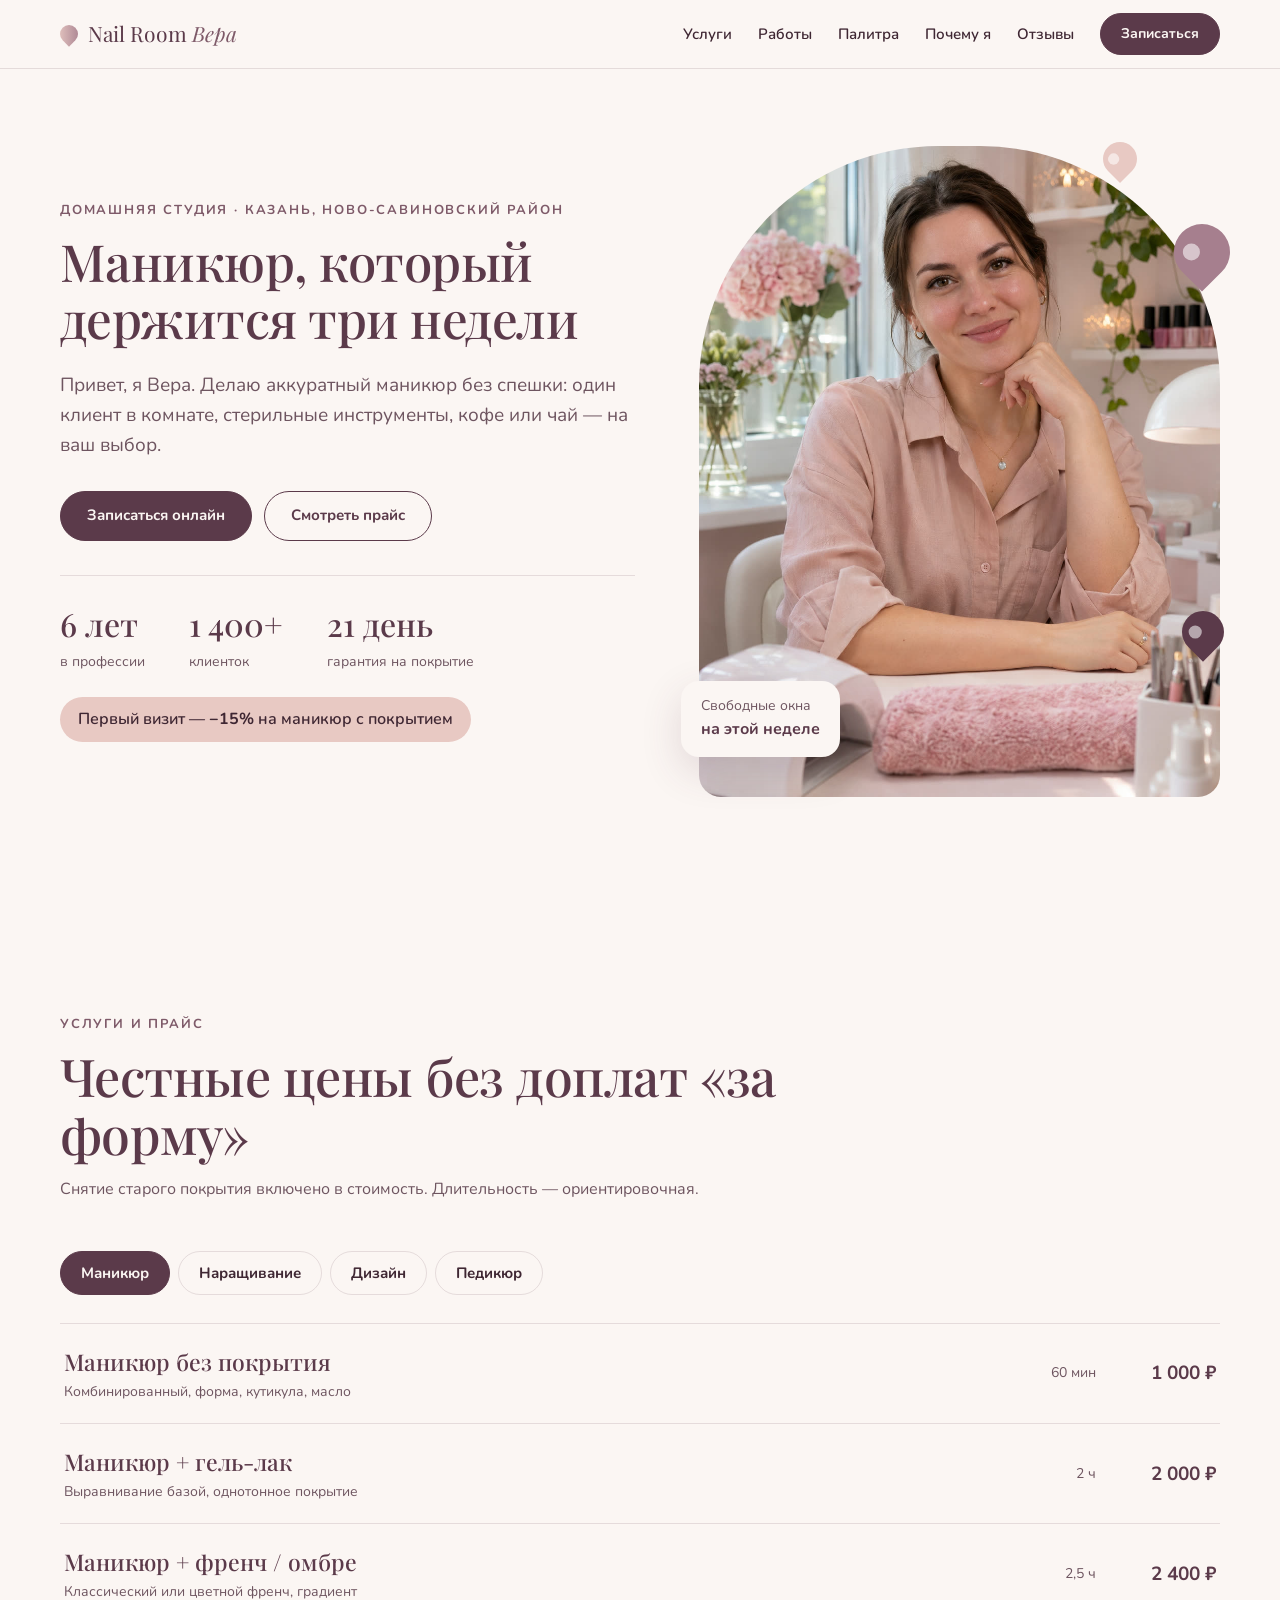
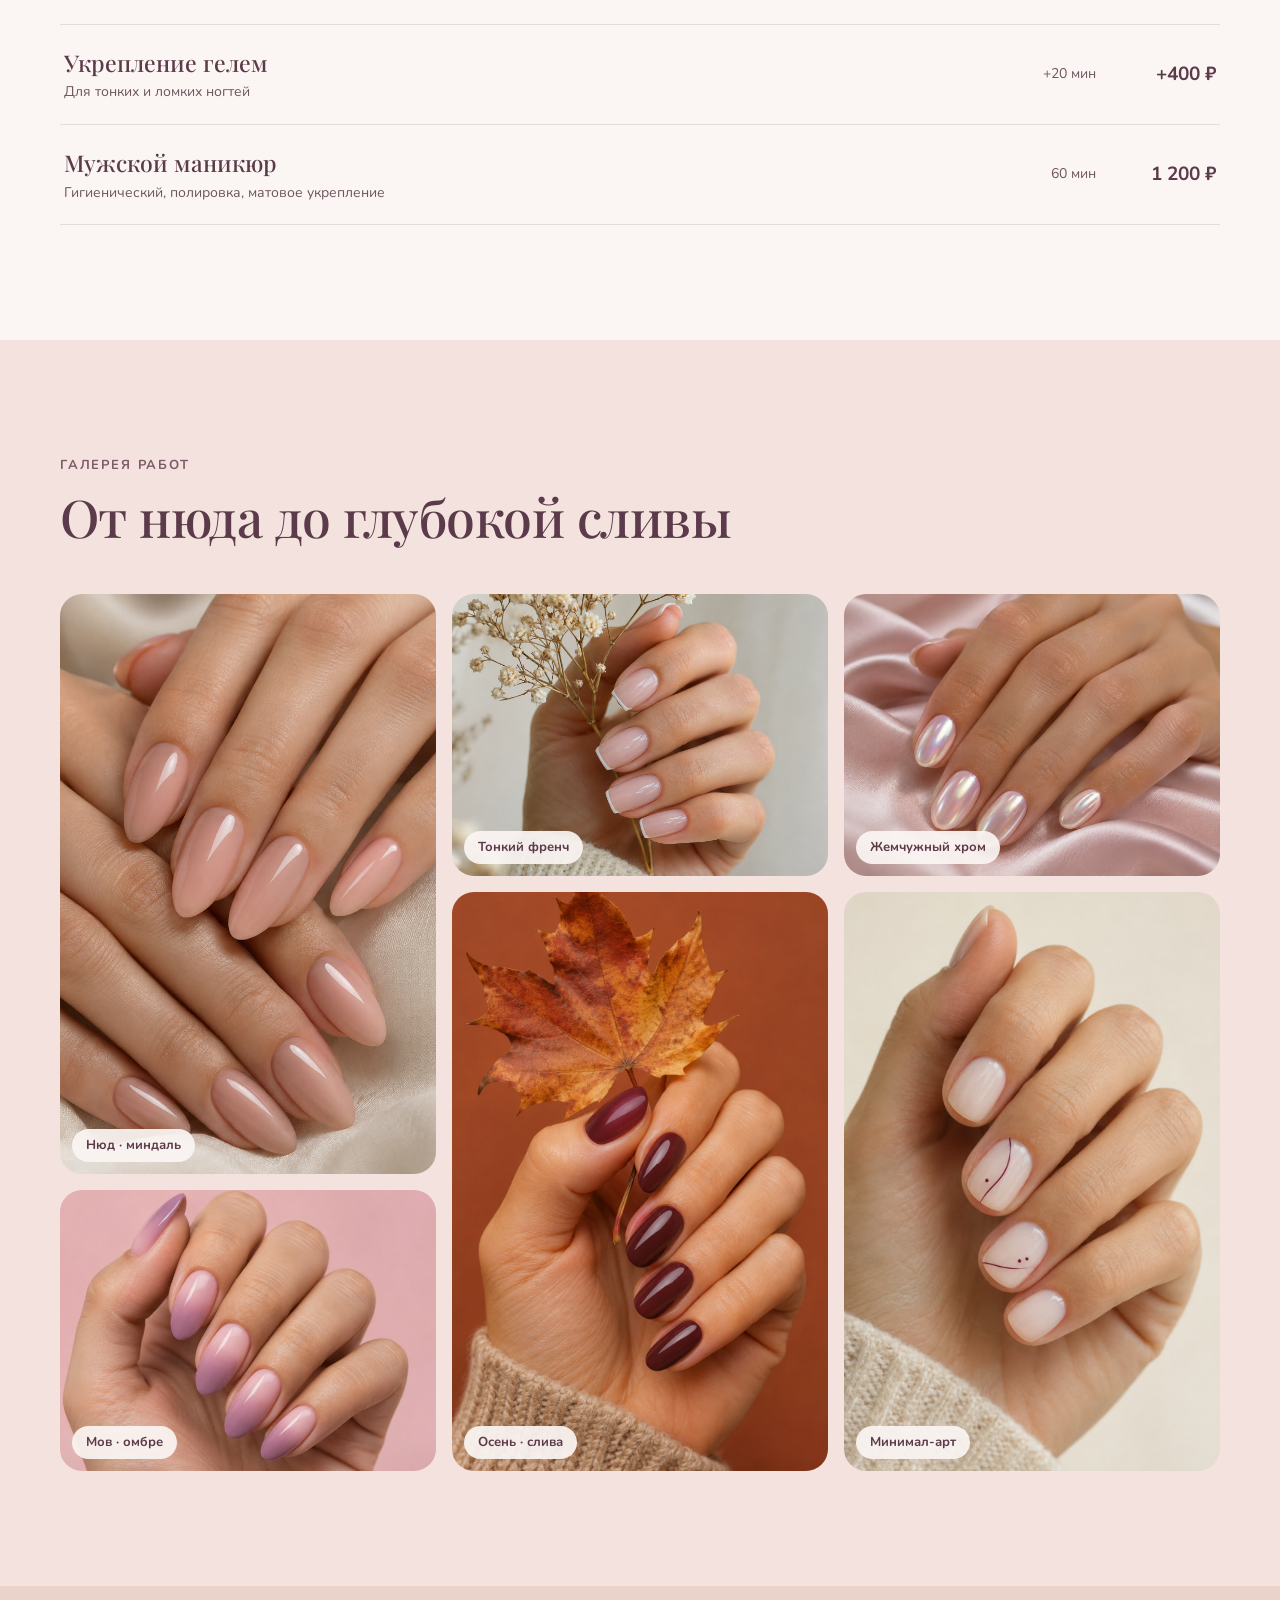
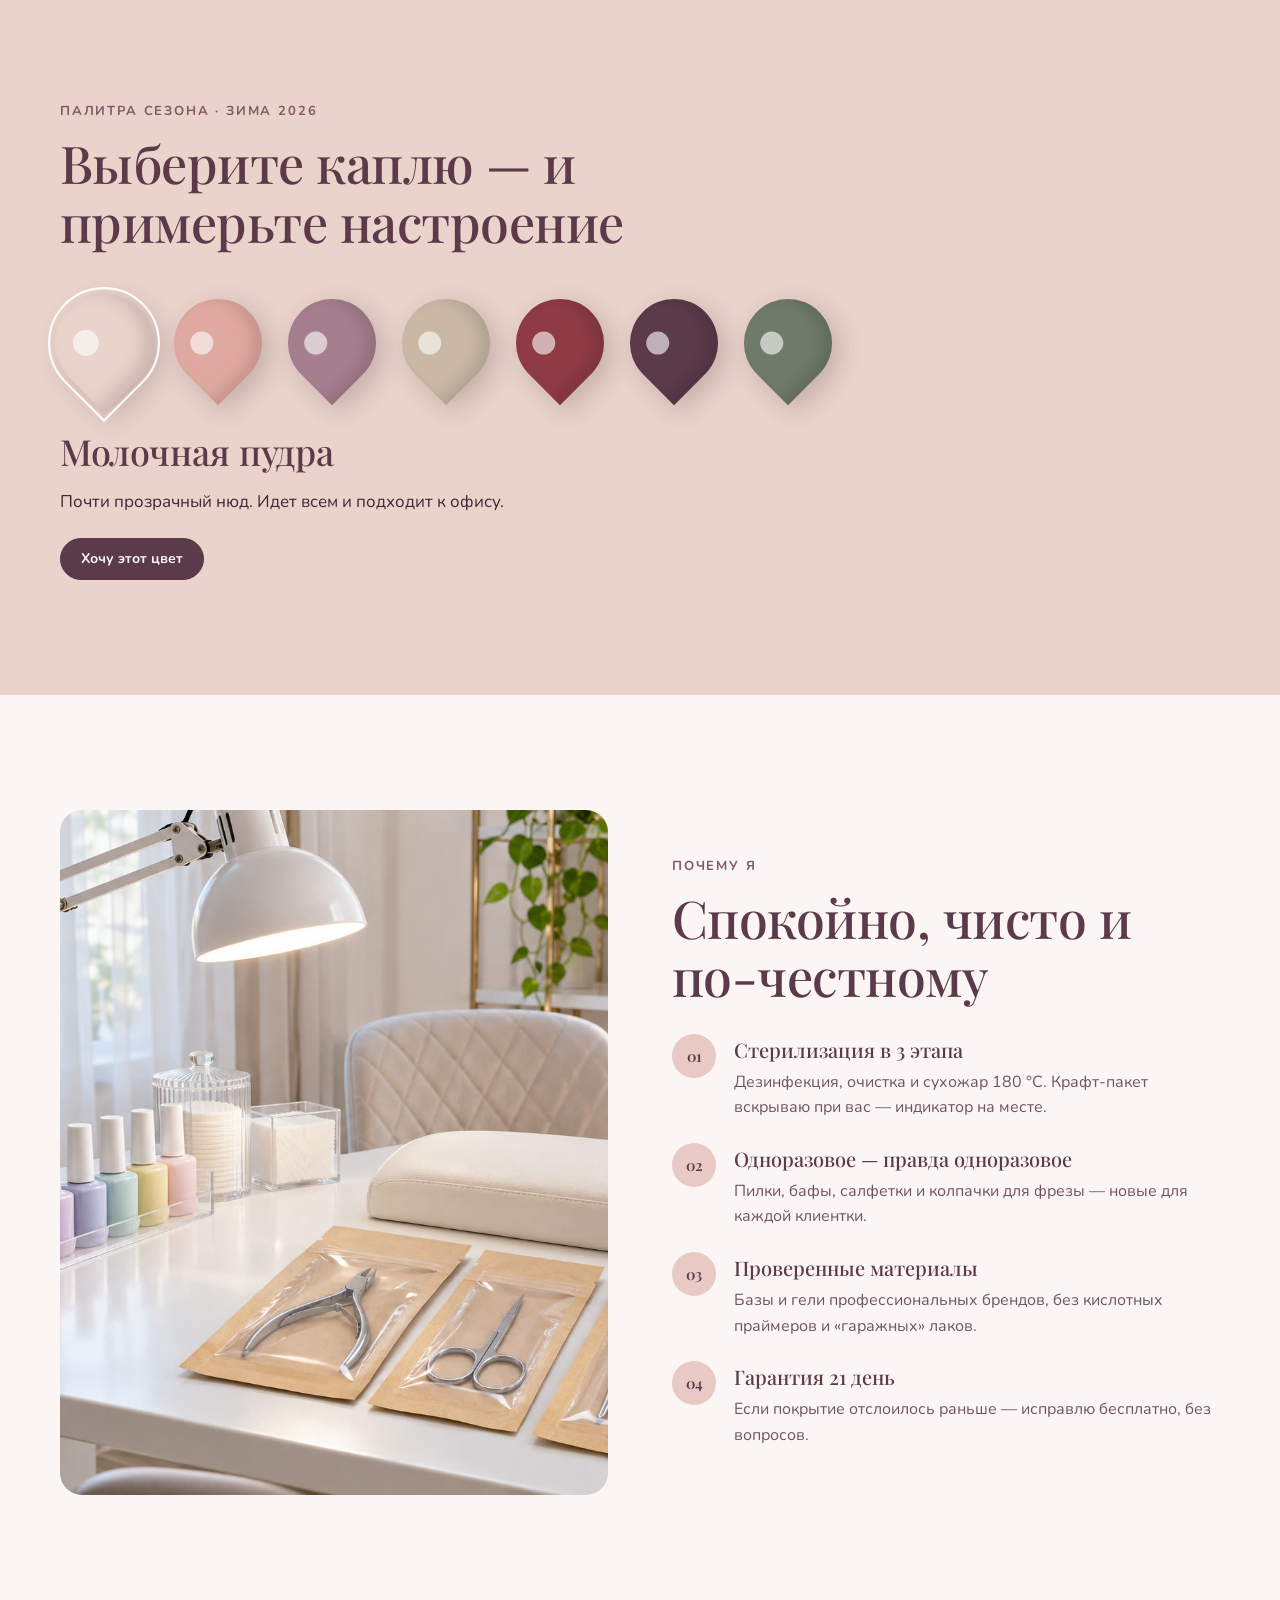
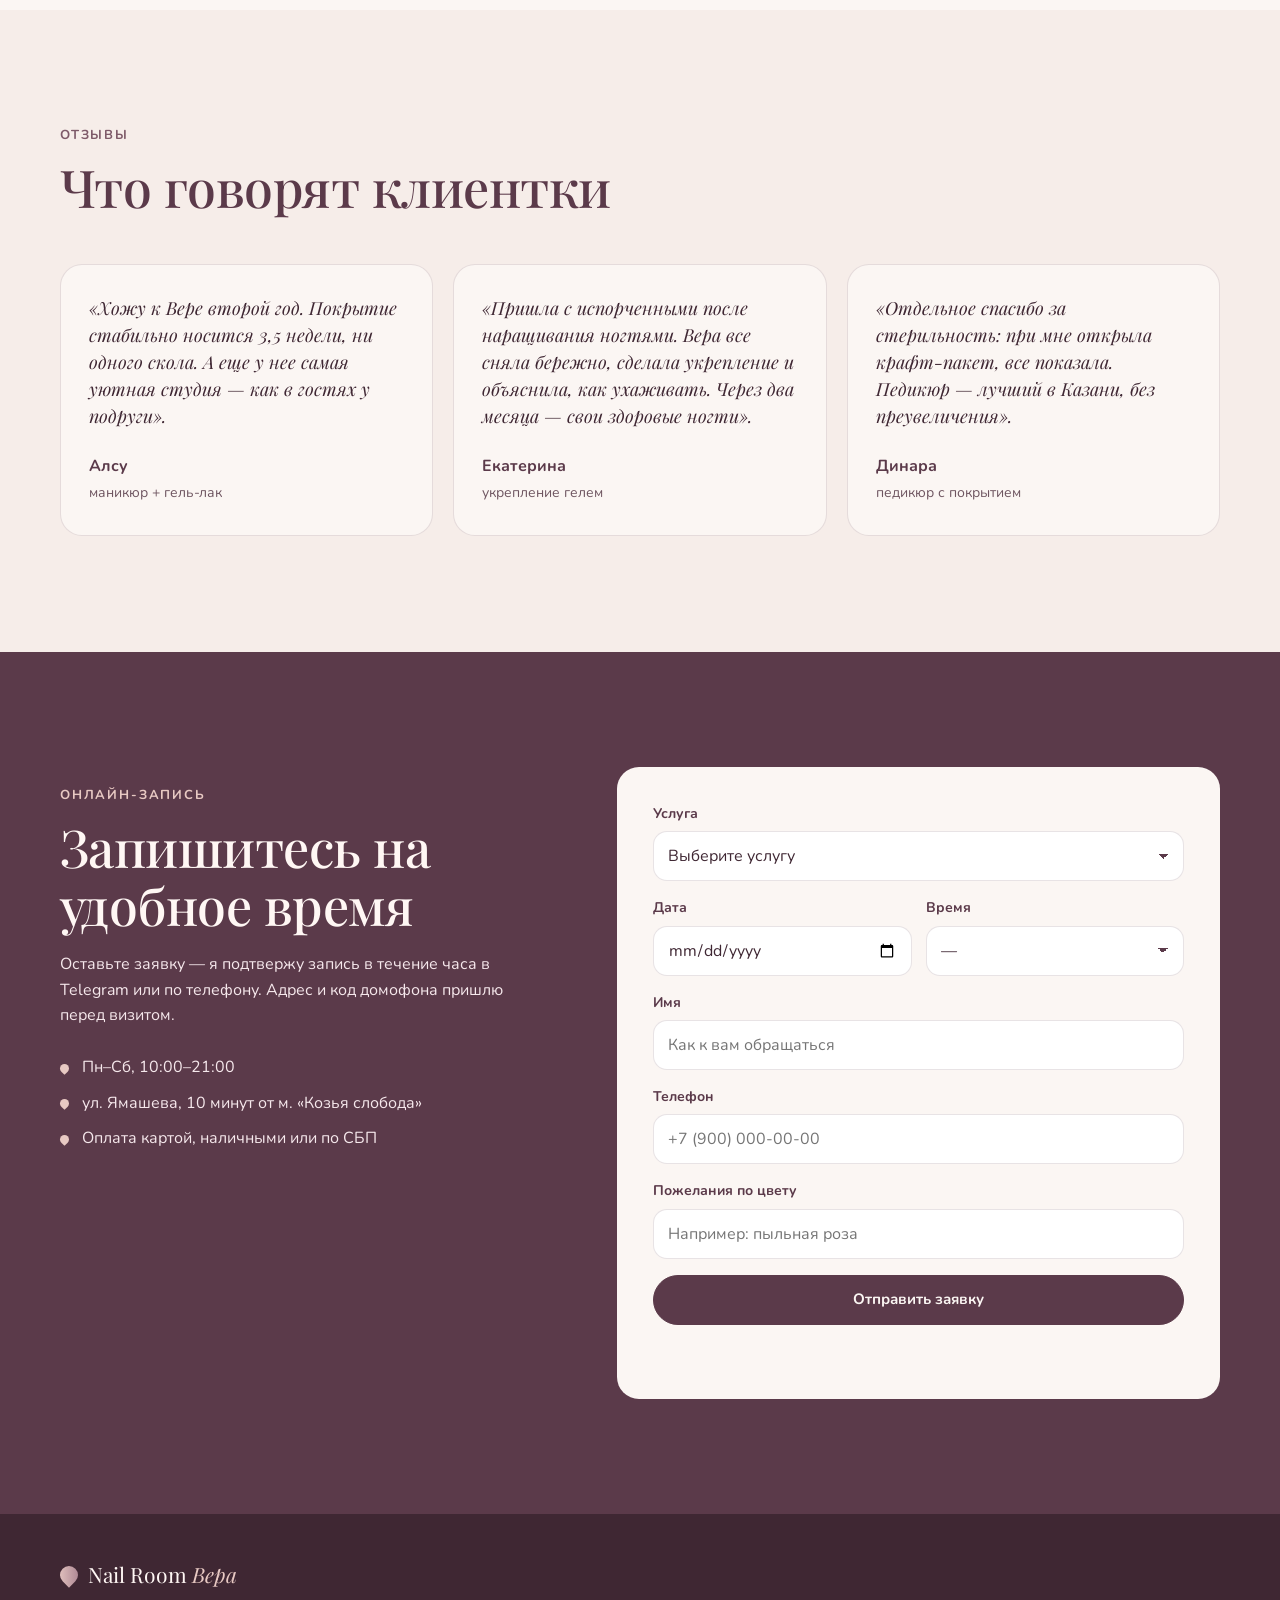
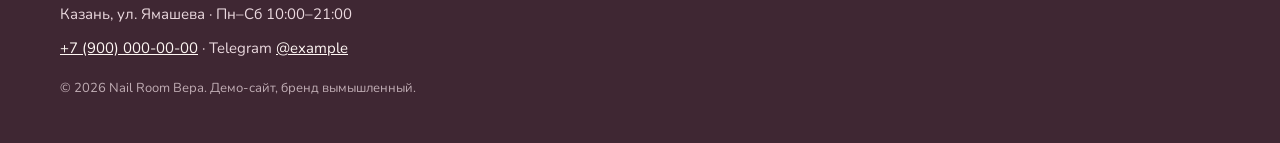
<file: 03-nails/index.html>
<!doctype html>
<html lang="ru">
<head>
  <meta charset="utf-8">
  <meta name="viewport" content="width=device-width, initial-scale=1">
  <title>Nail Room Вера — маникюр и педикюр в Казани</title>
  <meta name="description" content="Домашняя студия маникюра Веры в Казани: аккуратное покрытие, наращивание, дизайн и педикюр. Стерильные инструменты, честный прайс, запись онлайн.">
  <meta name="theme-color" content="#5B3A4A">
  <link rel="preconnect" href="https://fonts.googleapis.com">
  <link rel="preconnect" href="https://fonts.gstatic.com" crossorigin>
  <link href="https://fonts.googleapis.com/css2?family=Playfair+Display:ital,wght@0,500;0,600;1,500&family=Nunito:wght@400;600;700&display=swap" rel="stylesheet">
  <link rel="stylesheet" href="style.css">
</head>
<body>
  <a class="skip" href="#main">К содержанию</a>

  <header class="header">
    <div class="container header__inner">
      <a class="logo" href="#top" aria-label="Nail Room Вера — наверх">
        <span class="logo__drop" aria-hidden="true"></span>
        <span>Nail Room <em>Вера</em></span>
      </a>
      <nav class="nav" id="nav" aria-label="Основная навигация">
        <a href="#services">Услуги</a>
        <a href="#works">Работы</a>
        <a href="#palette">Палитра</a>
        <a href="#why">Почему я</a>
        <a href="#reviews">Отзывы</a>
        <a class="btn btn--small" href="#booking">Записаться</a>
      </nav>
      <button class="burger" id="burger" aria-label="Открыть меню" aria-expanded="false" aria-controls="nav"><span></span><span></span></button>
    </div>
  </header>

  <main id="main">
    <!-- HERO -->
    <section class="hero" id="top">
      <div class="container hero__grid">
        <div class="hero__text">
          <p class="eyebrow">Домашняя студия · Казань, Ново-Савиновский район</p>
          <h1 class="title shimmer" data-text="Маникюр, который держится три недели">Маникюр, который держится три недели</h1>
          <p class="lead">Привет, я Вера. Делаю аккуратный маникюр без спешки: один клиент в комнате, стерильные инструменты, кофе или чай — на ваш выбор.</p>
          <div class="hero__actions">
            <a class="btn" href="#booking">Записаться онлайн</a>
            <a class="btn btn--ghost" href="#services">Смотреть прайс</a>
          </div>
          <ul class="hero__facts">
            <li><b>6 лет</b><span>в профессии</span></li>
            <li><b>1 400+</b><span>клиенток</span></li>
            <li><b>21 день</b><span>гарантия на покрытие</span></li>
          </ul>
          <p class="hero__offer">Первый визит — <b>−15%</b> на маникюр с покрытием</p>
        </div>
        <div class="hero__media">
          <div class="hero__frame">
            <img src="img/vera.jpg" alt="Мастер маникюра Вера за рабочим столом в светлой студии" width="1024" height="1536" fetchpriority="high">
          </div>
          <span class="hdrop hdrop--1" aria-hidden="true"></span>
          <span class="hdrop hdrop--2" aria-hidden="true"></span>
          <span class="hdrop hdrop--3" aria-hidden="true"></span>
          <p class="hero__badge">Свободные окна<br><b>на этой неделе</b></p>
        </div>
      </div>
    </section>

    <!-- SERVICES -->
    <section class="section" id="services">
      <div class="container">
        <div class="section__head">
          <p class="eyebrow">Услуги и прайс</p>
          <h2 class="title">Честные цены без доплат «за форму»</h2>
          <p class="muted">Снятие старого покрытия включено в стоимость. Длительность — ориентировочная.</p>
        </div>
        <div class="tabs" role="tablist" aria-label="Категории услуг">
          <button class="tab is-active" role="tab" aria-selected="true" data-tab="mani">Маникюр</button>
          <button class="tab" role="tab" aria-selected="false" data-tab="ext">Наращивание</button>
          <button class="tab" role="tab" aria-selected="false" data-tab="art">Дизайн</button>
          <button class="tab" role="tab" aria-selected="false" data-tab="pedi">Педикюр</button>
        </div>

        <div class="price is-active" data-panel="mani" role="tabpanel">
          <div class="price__row"><div><h3>Маникюр без покрытия</h3><p>Комбинированный, форма, кутикула, масло</p></div><span class="price__time">60 мин</span><b>1 000 ₽</b></div>
          <div class="price__row"><div><h3>Маникюр + гель-лак</h3><p>Выравнивание базой, однотонное покрытие</p></div><span class="price__time">2 ч</span><b>2 000 ₽</b></div>
          <div class="price__row"><div><h3>Маникюр + френч / омбре</h3><p>Классический или цветной френч, градиент</p></div><span class="price__time">2,5 ч</span><b>2 400 ₽</b></div>
          <div class="price__row"><div><h3>Укрепление гелем</h3><p>Для тонких и ломких ногтей</p></div><span class="price__time">+20 мин</span><b>+400 ₽</b></div>
          <div class="price__row"><div><h3>Мужской маникюр</h3><p>Гигиенический, полировка, матовое укрепление</p></div><span class="price__time">60 мин</span><b>1 200 ₽</b></div>
        </div>
        <div class="price" data-panel="ext" role="tabpanel" hidden>
          <div class="price__row"><div><h3>Наращивание, длина S–M</h3><p>Гель на верхние формы, покрытие в цвет</p></div><span class="price__time">3 ч</span><b>3 200 ₽</b></div>
          <div class="price__row"><div><h3>Наращивание, длина L–XL</h3><p>Миндаль, балерина, квадрат</p></div><span class="price__time">3,5 ч</span><b>3 800 ₽</b></div>
          <div class="price__row"><div><h3>Коррекция наращивания</h3><p>До 4 недель после процедуры</p></div><span class="price__time">2,5 ч</span><b>2 700 ₽</b></div>
          <div class="price__row"><div><h3>Ремонт одного ногтя</h3><p>Если сломался между визитами</p></div><span class="price__time">15 мин</span><b>150 ₽</b></div>
        </div>
        <div class="price" data-panel="art" role="tabpanel" hidden>
          <div class="price__row"><div><h3>Минимал-арт</h3><p>Точки, линии, сердечки — на 2–4 ногтя</p></div><span class="price__time">+15 мин</span><b>+300 ₽</b></div>
          <div class="price__row"><div><h3>Втирка: хром, перламутр, жемчуг</h3><p>На все ногти</p></div><span class="price__time">+15 мин</span><b>+400 ₽</b></div>
          <div class="price__row"><div><h3>Ручная роспись</h3><p>Цветы, абстракция — цена за ноготь</p></div><span class="price__time">10 мин</span><b>от 100 ₽</b></div>
          <div class="price__row"><div><h3>Стемпинг, слайдеры, фольга</h3><p>На все ногти</p></div><span class="price__time">+20 мин</span><b>+350 ₽</b></div>
        </div>
        <div class="price" data-panel="pedi" role="tabpanel" hidden>
          <div class="price__row"><div><h3>Педикюр без покрытия</h3><p>Пальчики, стопы смарт-дисками, масло</p></div><span class="price__time">60 мин</span><b>1 800 ₽</b></div>
          <div class="price__row"><div><h3>Педикюр + гель-лак</h3><p>Полный, с покрытием в один тон</p></div><span class="price__time">1,5 ч</span><b>2 500 ₽</b></div>
          <div class="price__row"><div><h3>Экспресс: пальчики + покрытие</h3><p>Без обработки стоп</p></div><span class="price__time">1 ч</span><b>1 900 ₽</b></div>
          <div class="price__row"><div><h3>Комплекс «руки + ноги»</h3><p>Маникюр и педикюр с покрытием</p></div><span class="price__time">3,5 ч</span><b>4 200 ₽</b></div>
        </div>
      </div>
    </section>

    <!-- WORKS -->
    <section class="section section--rose" id="works">
      <div class="container">
        <div class="section__head">
          <p class="eyebrow">Галерея работ</p>
          <h2 class="title">От нюда до глубокой сливы</h2>
        </div>
        <div class="gallery">
          <figure class="gallery__item gallery__item--tall"><img src="img/nude.jpg" alt="Нюдовый маникюр миндальной формы" loading="lazy" decoding="async" width="1536" height="1024"><figcaption>Нюд · миндаль</figcaption></figure>
          <figure class="gallery__item"><img src="img/french.jpg" alt="Классический тонкий френч" loading="lazy" decoding="async" width="1448" height="1086"><figcaption>Тонкий френч</figcaption></figure>
          <figure class="gallery__item"><img src="img/chrome.jpg" alt="Жемчужный хром — перламутровое втирание на нюдовой базе" loading="lazy" decoding="async" width="1448" height="1086"><figcaption>Жемчужный хром</figcaption></figure>
          <figure class="gallery__item gallery__item--tall"><img src="img/autumn.jpg" alt="Осенний маникюр глубокого сливового цвета" loading="lazy" decoding="async" width="1024" height="1536"><figcaption>Осень · слива</figcaption></figure>
          <figure class="gallery__item gallery__item--tall"><img src="img/minimal.jpg" alt="Минималистичный нейл-арт с тонкими линиями и точками" loading="lazy" decoding="async" width="1024" height="1536"><figcaption>Минимал-арт</figcaption></figure>
          <figure class="gallery__item"><img src="img/mauve.jpg" alt="Омбре в оттенке мов от розового к лиловому" loading="lazy" decoding="async" width="1448" height="1086"><figcaption>Мов · омбре</figcaption></figure>
        </div>
      </div>
    </section>

    <!-- PALETTE -->
    <section class="section palette" id="palette">
      <div class="palette__spill" aria-hidden="true"></div>
      <div class="container palette__inner">
        <div class="section__head">
          <p class="eyebrow">Палитра сезона · зима 2026</p>
          <h2 class="title">Выберите каплю — и примерьте настроение</h2>
        </div>
        <div class="drops" role="listbox" aria-label="Оттенки сезона">
          <button class="drop" role="option" style="--c:#EAD3CB" data-c="#EAD3CB" data-dark="0" data-name="Молочная пудра" data-desc="Почти прозрачный нюд. Идет всем и подходит к офису." aria-selected="true"><span class="sr">Молочная пудра</span></button>
          <button class="drop" role="option" style="--c:#E0A9A0" data-c="#E0A9A0" data-dark="0" data-name="Пыльная роза" data-desc="Хит сезона: теплый, нежный, хорошо смотрится на короткой длине." aria-selected="false"><span class="sr">Пыльная роза</span></button>
          <button class="drop" role="option" style="--c:#A67F8E" data-c="#A67F8E" data-dark="1" data-name="Мов" data-desc="Приглушенная лиловая роза. Красиво с серебряными кольцами." aria-selected="false"><span class="sr">Мов</span></button>
          <button class="drop" role="option" style="--c:#C9B8A6" data-c="#C9B8A6" data-dark="0" data-name="Кашемир" data-desc="Теплый беж-серый — к пальто и шарфам песочных тонов." aria-selected="false"><span class="sr">Кашемир</span></button>
          <button class="drop" role="option" style="--c:#8E3B46" data-c="#8E3B46" data-dark="1" data-name="Вишневый глинтвейн" data-desc="Глубокий красный с винным подтоном — для праздников." aria-selected="false"><span class="sr">Вишневый глинтвейн</span></button>
          <button class="drop" role="option" style="--c:#5B3A4A" data-c="#5B3A4A" data-dark="1" data-name="Слива" data-desc="Темный и бархатный. Лучше всего на коротких овальных ногтях." aria-selected="false"><span class="sr">Слива</span></button>
          <button class="drop" role="option" style="--c:#6E7A6A" data-c="#6E7A6A" data-dark="1" data-name="Зимний шалфей" data-desc="Неожиданный, но мягкий зеленый — для тех, кто устал от нюда." aria-selected="false"><span class="sr">Зимний шалфей</span></button>
        </div>
        <div class="palette__card" aria-live="polite">
          <h3 class="palette__name" id="pName">Молочная пудра</h3>
          <p class="palette__desc" id="pDesc">Почти прозрачный нюд. Идет всем и подходит к офису.</p>
          <a class="btn btn--small" href="#booking" id="pBook">Хочу этот цвет</a>
        </div>
      </div>
    </section>

    <!-- WHY -->
    <section class="section" id="why">
      <div class="container why">
        <div class="why__media">
          <img class="why__img" src="img/workplace.jpg" alt="Рабочее место мастера: гель-лаки пастельных оттенков и крафт-пакеты со стерильными инструментами" loading="lazy" decoding="async" width="1586" height="992">
        </div>
        <div class="why__text">
          <p class="eyebrow">Почему я</p>
          <h2 class="title">Спокойно, чисто и по-честному</h2>
          <ul class="why__list">
            <li><span class="why__ico">01</span><div><h3>Стерилизация в 3 этапа</h3><p>Дезинфекция, очистка и сухожар 180 °C. Крафт-пакет вскрываю при вас — индикатор на месте.</p></div></li>
            <li><span class="why__ico">02</span><div><h3>Одноразовое — правда одноразовое</h3><p>Пилки, бафы, салфетки и колпачки для фрезы — новые для каждой клиентки.</p></div></li>
            <li><span class="why__ico">03</span><div><h3>Проверенные материалы</h3><p>Базы и гели профессиональных брендов, без кислотных праймеров и «гаражных» лаков.</p></div></li>
            <li><span class="why__ico">04</span><div><h3>Гарантия 21 день</h3><p>Если покрытие отслоилось раньше — исправлю бесплатно, без вопросов.</p></div></li>
          </ul>
        </div>
      </div>
    </section>

    <!-- REVIEWS -->
    <section class="section section--milk" id="reviews">
      <div class="container">
        <div class="section__head">
          <p class="eyebrow">Отзывы</p>
          <h2 class="title">Что говорят клиентки</h2>
        </div>
        <div class="reviews">
          <blockquote class="review">
            <p>«Хожу к Вере второй год. Покрытие стабильно носится 3,5 недели, ни одного скола. А еще у нее самая уютная студия — как в гостях у подруги».</p>
            <footer><b>Алсу</b><span>маникюр + гель-лак</span></footer>
          </blockquote>
          <blockquote class="review">
            <p>«Пришла с испорченными после наращивания ногтями. Вера все сняла бережно, сделала укрепление и объяснила, как ухаживать. Через два месяца — свои здоровые ногти».</p>
            <footer><b>Екатерина</b><span>укрепление гелем</span></footer>
          </blockquote>
          <blockquote class="review">
            <p>«Отдельное спасибо за стерильность: при мне открыла крафт-пакет, все показала. Педикюр — лучший в Казани, без преувеличения».</p>
            <footer><b>Динара</b><span>педикюр с покрытием</span></footer>
          </blockquote>
        </div>
      </div>
    </section>

    <!-- BOOKING -->
    <section class="section booking" id="booking">
      <div class="container booking__grid">
        <div class="booking__text">
          <p class="eyebrow">Онлайн-запись</p>
          <h2 class="title">Запишитесь на удобное время</h2>
          <p>Оставьте заявку — я подтвержу запись в течение часа в Telegram или по телефону. Адрес и код домофона пришлю перед визитом.</p>
          <ul class="booking__info">
            <li>Пн–Сб, 10:00–21:00</li>
            <li>ул. Ямашева, 10 минут от м. «Козья слобода»</li>
            <li>Оплата картой, наличными или по СБП</li>
          </ul>
        </div>
        <form class="form" id="form" novalidate>
          <label class="field"><span>Услуга</span>
            <select name="service" id="service" required>
              <option value="">Выберите услугу</option>
              <option>Маникюр без покрытия — 1 000 ₽</option>
              <option>Маникюр + гель-лак — 2 000 ₽</option>
              <option>Маникюр + френч / омбре — 2 400 ₽</option>
              <option>Наращивание S–M — 3 200 ₽</option>
              <option>Коррекция наращивания — 2 700 ₽</option>
              <option>Педикюр + гель-лак — 2 500 ₽</option>
              <option>Комплекс «руки + ноги» — 4 200 ₽</option>
            </select>
          </label>
          <div class="form__row">
            <label class="field"><span>Дата</span><input type="date" name="date" id="date" required></label>
            <label class="field"><span>Время</span>
              <select name="time" id="time" required>
                <option value="">—</option>
                <option>10:00</option><option>12:30</option><option>15:00</option><option>17:30</option><option>19:00</option>
              </select>
            </label>
          </div>
          <label class="field"><span>Имя</span><input type="text" name="name" id="name" autocomplete="given-name" placeholder="Как к вам обращаться" required></label>
          <label class="field"><span>Телефон</span><input type="tel" name="phone" id="phone" autocomplete="tel" placeholder="+7 (900) 000-00-00" required></label>
          <label class="field"><span>Пожелания по цвету</span><input type="text" name="color" id="color" placeholder="Например: пыльная роза"></label>
          <button class="btn btn--full" type="submit">Отправить заявку</button>
          <p class="form__msg" id="formMsg" role="status" aria-live="polite"></p>
        </form>
      </div>
    </section>
  </main>

  <footer class="footer">
    <div class="container footer__inner">
      <a class="logo logo--light" href="#top"><span class="logo__drop" aria-hidden="true"></span><span>Nail Room <em>Вера</em></span></a>
      <p>Казань, ул. Ямашева · Пн–Сб 10:00–21:00</p>
      <p><a href="tel:+79000000000">+7 (900) 000-00-00</a> · Telegram <a href="#">@example</a></p>
      <p class="footer__copy">© 2026 Nail Room Вера. Демо-сайт, бренд вымышленный.</p>
    </div>
  </footer>

  <script src="script.js"></script>
</body>
</html>
</file>
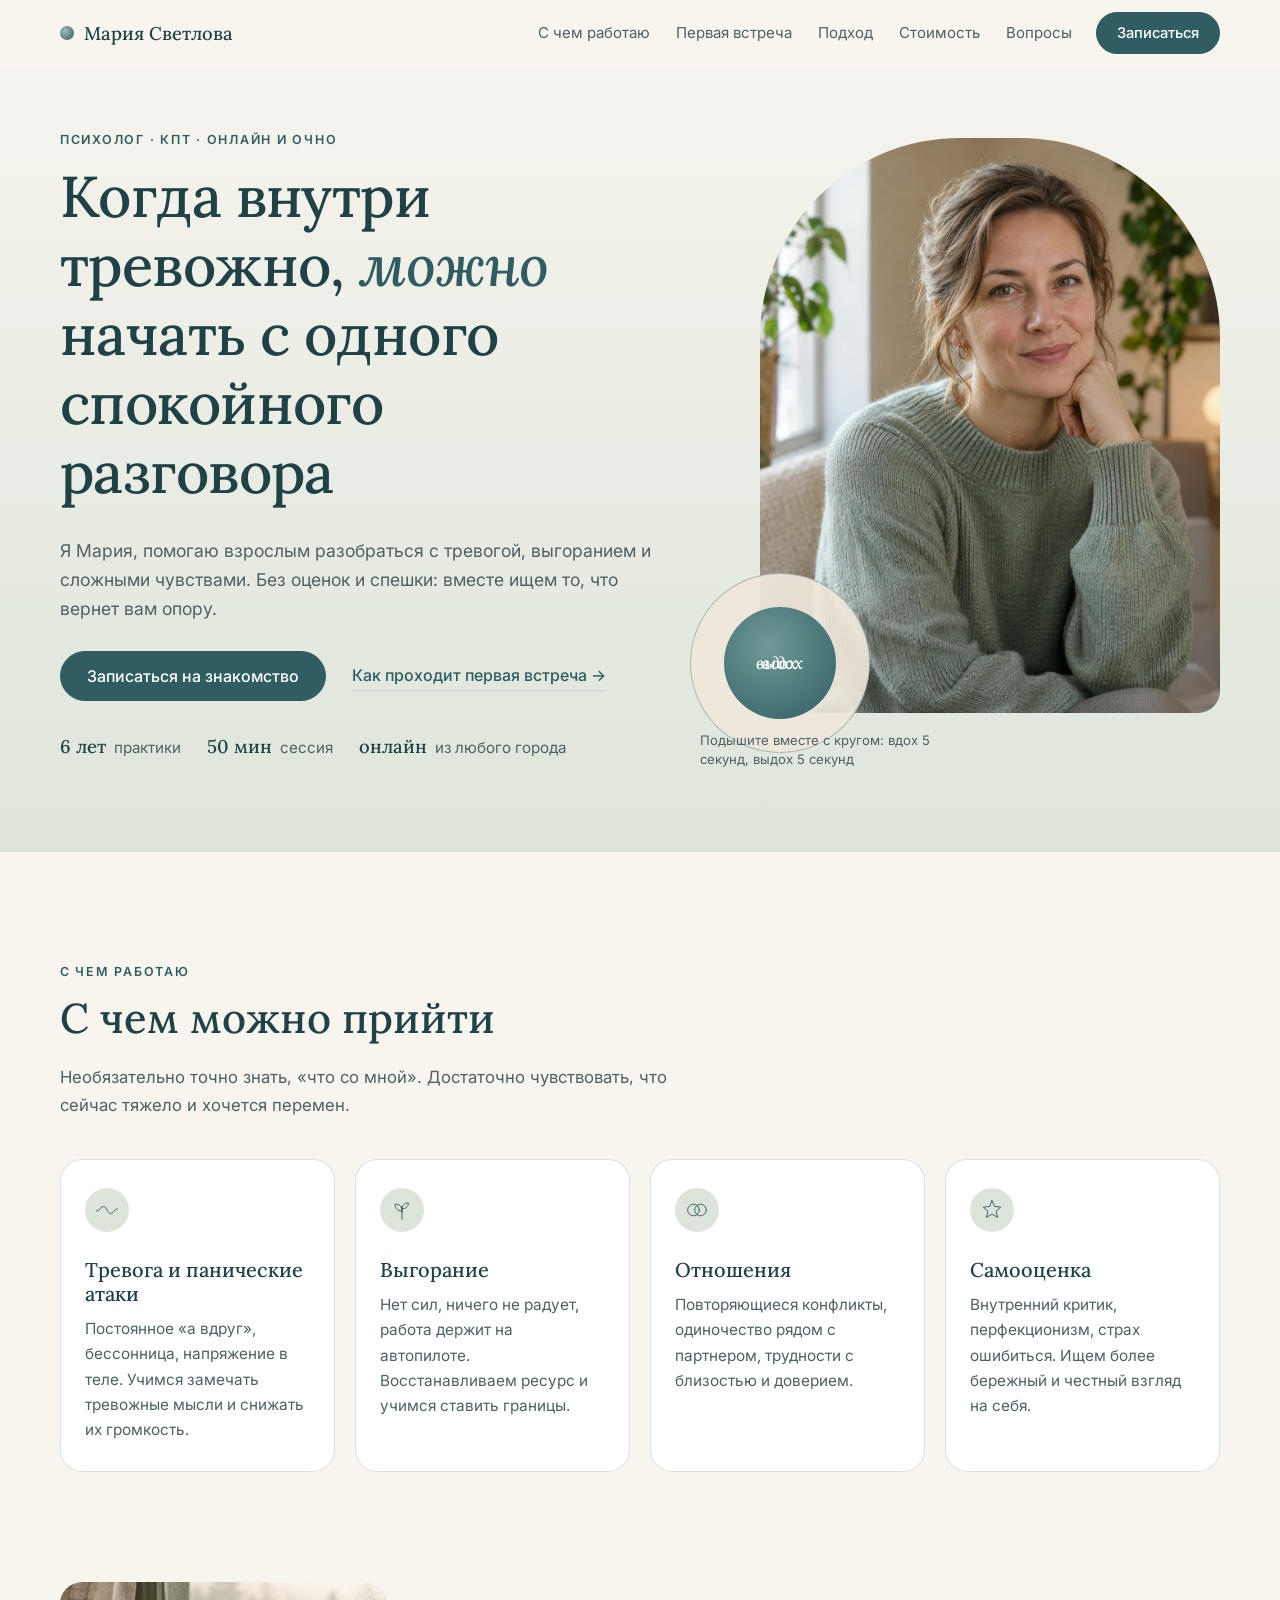
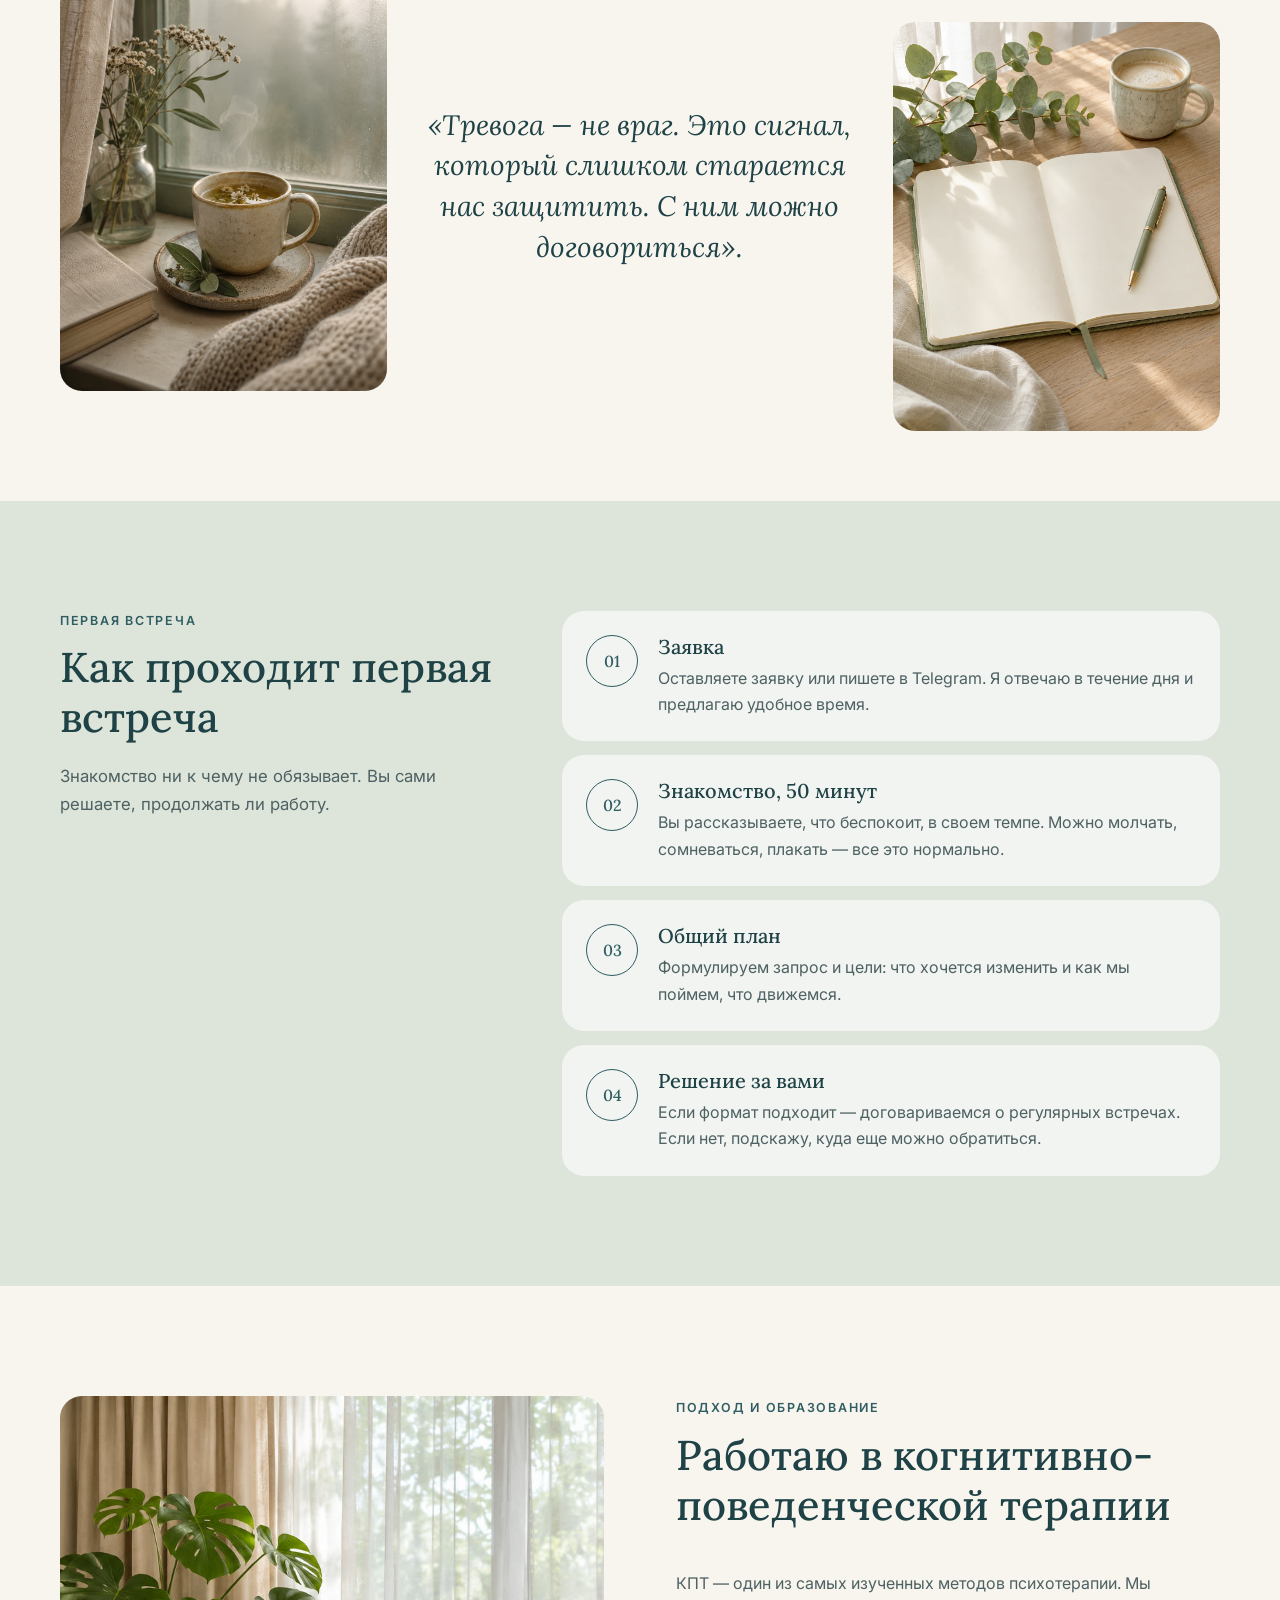
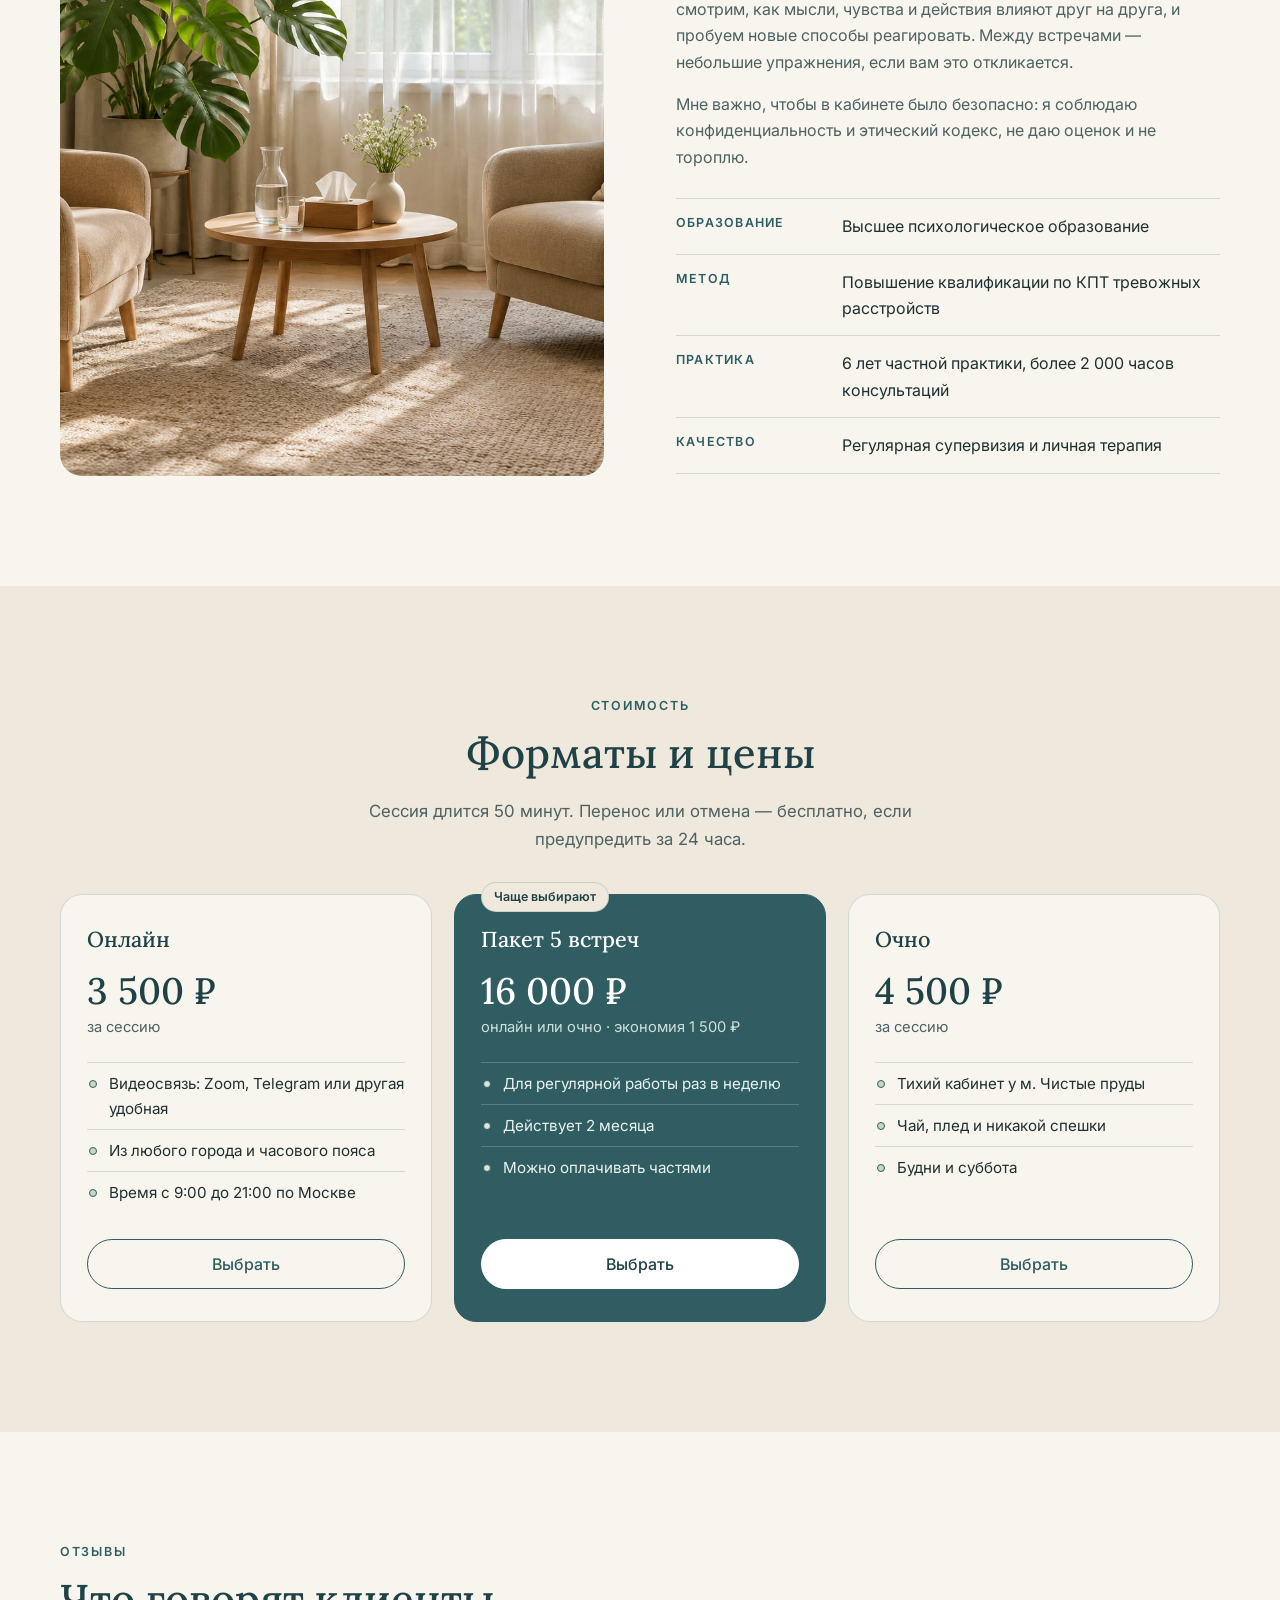
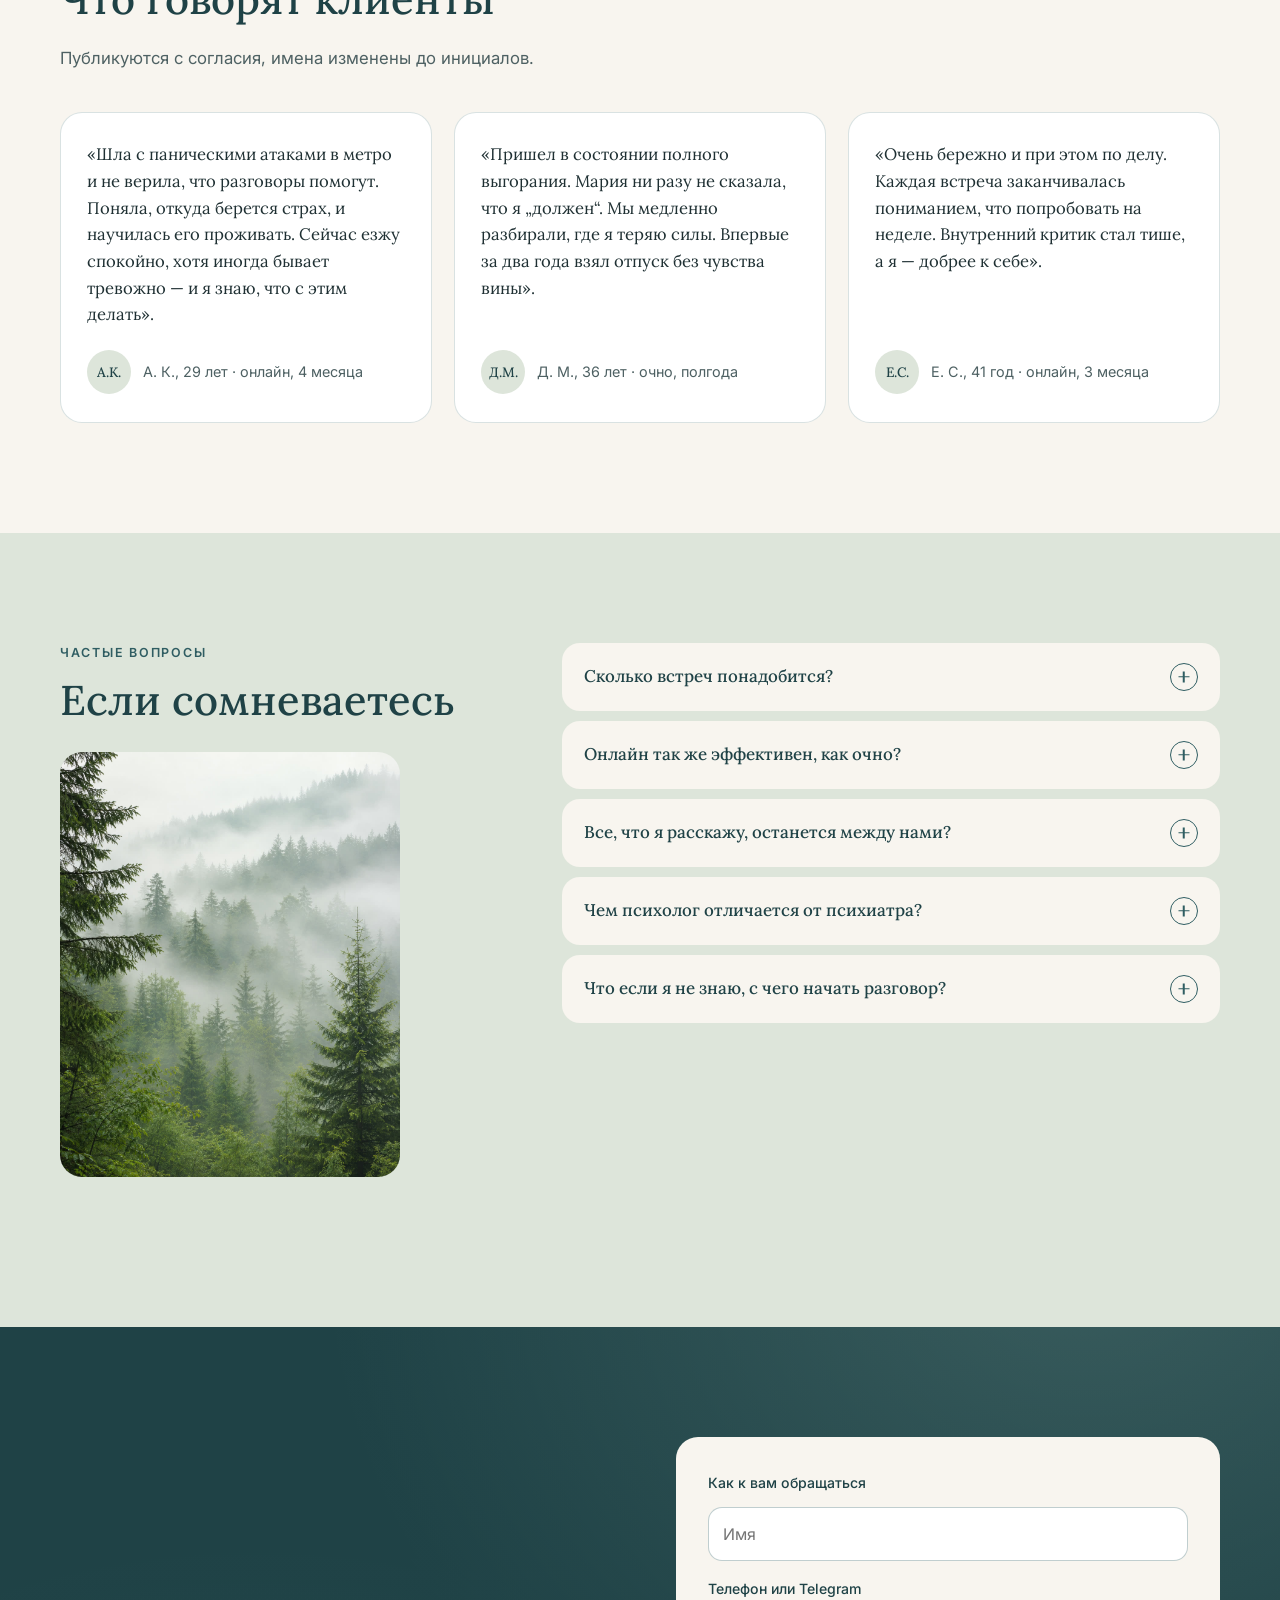
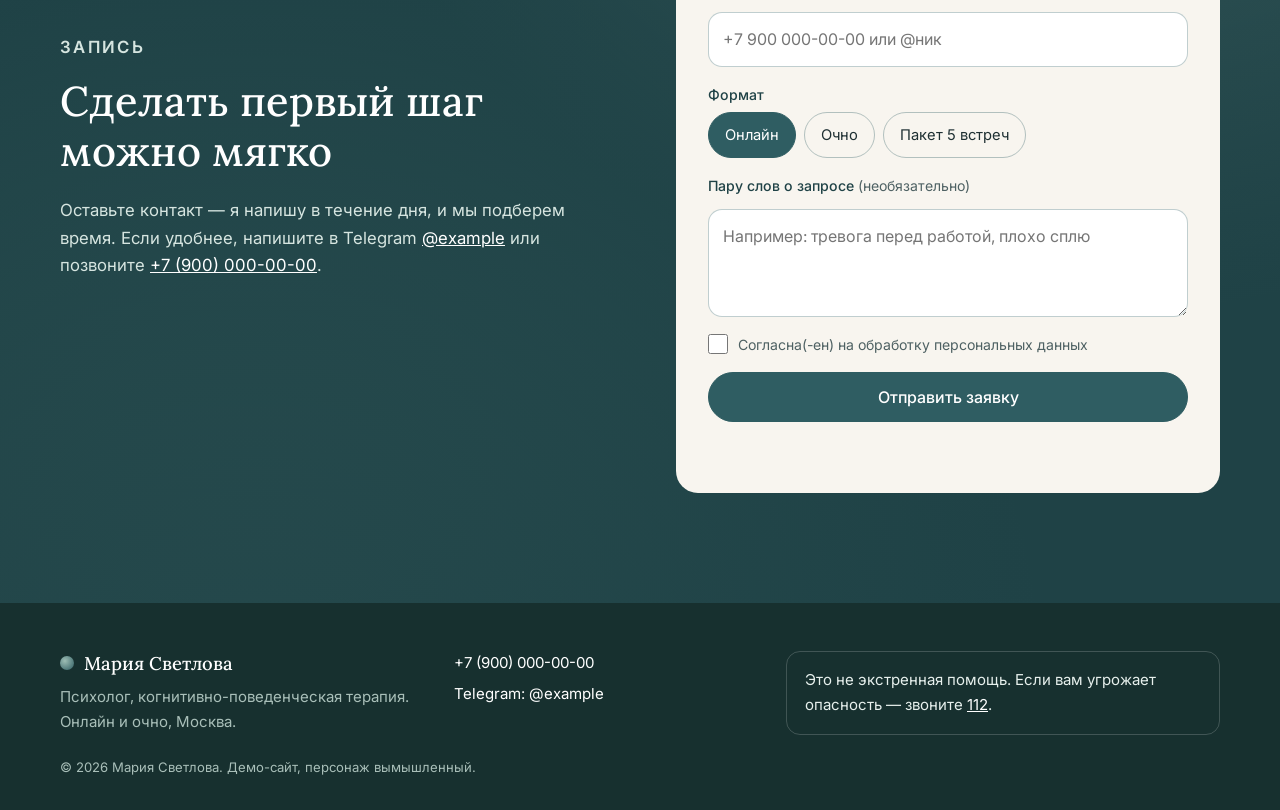
<file: 04-psychologist/index.html>
<!doctype html>
<html lang="ru">
<head>
<meta charset="utf-8">
<meta name="viewport" content="width=device-width, initial-scale=1">
<title>Мария Светлова — психолог, КПТ и работа с тревогой</title>
<meta name="description" content="Психолог Мария Светлова: когнитивно-поведенческая терапия, тревога, выгорание, отношения, самооценка. Онлайн и очно.">
<link rel="preconnect" href="https://fonts.googleapis.com">
<link rel="preconnect" href="https://fonts.gstatic.com" crossorigin>
<link href="https://fonts.googleapis.com/css2?family=Inter:wght@400;500;600&family=Lora:ital,wght@0,400;0,500;0,600;1,400;1,500&display=swap" rel="stylesheet">
<link rel="stylesheet" href="style.css">
</head>
<body>

<header class="header" id="top">
  <div class="wrap header__in">
    <a href="#top" class="logo"><span class="logo__dot" aria-hidden="true"></span>Мария Светлова</a>
    <nav class="nav" id="nav" aria-label="Основное меню">
      <a href="#topics">С чем работаю</a>
      <a href="#first">Первая встреча</a>
      <a href="#about">Подход</a>
      <a href="#price">Стоимость</a>
      <a href="#faq">Вопросы</a>
    </nav>
    <a href="#book" class="btn btn--small header__cta">Записаться</a>
    <button class="burger" id="burger" aria-label="Открыть меню" aria-expanded="false" aria-controls="nav"><span></span><span></span></button>
  </div>
</header>

<main>
<!-- HERO -->
<section class="hero">
  <div class="wrap hero__grid">
    <div class="hero__text">
      <p class="eyebrow">Психолог · КПТ · онлайн и очно</p>
      <h1>Когда внутри тревожно, <em>можно</em> начать с&nbsp;одного спокойного разговора</h1>
      <p class="lead">Я Мария, помогаю взрослым разобраться с тревогой, выгоранием и сложными чувствами. Без оценок и спешки: вместе ищем то, что вернет вам опору.</p>
      <div class="hero__actions">
        <a href="#book" class="btn">Записаться на знакомство</a>
        <a href="#first" class="link-arrow">Как проходит первая встреча →</a>
      </div>
      <ul class="hero__facts">
        <li><b>6 лет</b> практики</li>
        <li><b>50 мин</b> сессия</li>
        <li><b>онлайн</b> из любого города</li>
      </ul>
    </div>

    <div class="hero__visual">
      <figure class="portrait">
        <img src="img/maria.jpg" alt="Психолог Мария Светлова в светлом кабинете" width="800" height="1000" fetchpriority="high">
      </figure>
      <button class="breath" id="breath" type="button" aria-label="Дыхательное упражнение: нажмите, чтобы остановить или продолжить">
        <span class="breath__ring" aria-hidden="true"></span>
        <span class="breath__core" aria-hidden="true"></span>
        <span class="breath__label" aria-live="off"><span class="breath__in">вдох</span><span class="breath__out">выдох</span></span>
      </button>
      <p class="breath__hint">Подышите вместе с кругом: вдох 5 секунд, выдох 5 секунд</p>
    </div>
  </div>
</section>

<!-- TOPICS -->
<section class="section" id="topics">
  <div class="wrap">
    <div class="sec-head reveal">
      <p class="eyebrow">С чем работаю</p>
      <h2>С чем можно прийти</h2>
      <p class="sec-head__sub">Необязательно точно знать, «что со мной». Достаточно чувствовать, что сейчас тяжело и хочется перемен.</p>
    </div>
    <div class="cards">
      <article class="card reveal">
        <svg class="card__ico" viewBox="0 0 48 48" aria-hidden="true"><path d="M6 26c6 0 6-8 12-8s6 12 12 12 6-8 12-8"/></svg>
        <h3>Тревога и панические атаки</h3>
        <p>Постоянное «а вдруг», бессонница, напряжение в теле. Учимся замечать тревожные мысли и снижать их громкость.</p>
      </article>
      <article class="card reveal">
        <svg class="card__ico" viewBox="0 0 48 48" aria-hidden="true"><path d="M24 40V18"/><path d="M24 26c-8 0-12-5-12-12 8 0 12 4 12 12z"/><path d="M24 22c7 0 11-4 11-10-7 0-11 4-11 10z"/></svg>
        <h3>Выгорание</h3>
        <p>Нет сил, ничего не радует, работа держит на автопилоте. Восстанавливаем ресурс и учимся ставить границы.</p>
      </article>
      <article class="card reveal">
        <svg class="card__ico" viewBox="0 0 48 48" aria-hidden="true"><circle cx="18" cy="24" r="10"/><circle cx="30" cy="24" r="10"/></svg>
        <h3>Отношения</h3>
        <p>Повторяющиеся конфликты, одиночество рядом с партнером, трудности с близостью и доверием.</p>
      </article>
      <article class="card reveal">
        <svg class="card__ico" viewBox="0 0 48 48" aria-hidden="true"><path d="M24 8l4.5 10 10.5 1-8 7 2.5 10.5L24 31l-9.5 5.5L17 26l-8-7 10.5-1z"/></svg>
        <h3>Самооценка</h3>
        <p>Внутренний критик, перфекционизм, страх ошибиться. Ищем более бережный и честный взгляд на себя.</p>
      </article>
    </div>
  </div>
</section>

<!-- BREAK IMAGE -->
<section class="photo-strip" aria-label="Атмосфера">
  <div class="wrap photo-strip__grid">
    <img class="reveal" src="img/tea.jpg" alt="Чашка травяного чая у окна" loading="lazy" decoding="async" width="800" height="1000">
    <blockquote class="quote reveal">
      <p>«Тревога — не враг. Это сигнал, который слишком старается нас защитить. С ним можно договориться».</p>
    </blockquote>
    <img class="reveal" src="img/notebook.jpg" alt="Раскрытый блокнот с ручкой на деревянном столе" loading="lazy" decoding="async" width="1122" height="1402">
  </div>
</section>

<!-- FIRST MEETING -->
<section class="section section--sage" id="first">
  <div class="wrap first">
    <div class="sec-head reveal">
      <p class="eyebrow">Первая встреча</p>
      <h2>Как проходит первая встреча</h2>
      <p class="sec-head__sub">Знакомство ни к чему не обязывает. Вы сами решаете, продолжать ли работу.</p>
    </div>
    <ol class="steps">
      <li class="step reveal">
        <span class="step__num">01</span>
        <div><h3>Заявка</h3><p>Оставляете заявку или пишете в Telegram. Я отвечаю в течение дня и предлагаю удобное время.</p></div>
      </li>
      <li class="step reveal">
        <span class="step__num">02</span>
        <div><h3>Знакомство, 50 минут</h3><p>Вы рассказываете, что беспокоит, в своем темпе. Можно молчать, сомневаться, плакать — все это нормально.</p></div>
      </li>
      <li class="step reveal">
        <span class="step__num">03</span>
        <div><h3>Общий план</h3><p>Формулируем запрос и цели: что хочется изменить и как мы поймем, что движемся.</p></div>
      </li>
      <li class="step reveal">
        <span class="step__num">04</span>
        <div><h3>Решение за вами</h3><p>Если формат подходит — договариваемся о регулярных встречах. Если нет, подскажу, куда еще можно обратиться.</p></div>
      </li>
    </ol>
  </div>
</section>

<!-- ABOUT -->
<section class="section" id="about">
  <div class="wrap about">
    <div class="about__media reveal">
      <img src="img/office.jpg" alt="Кабинет: два кресла, растения и мягкий свет" loading="lazy" decoding="async" width="1200" height="800">
    </div>
    <div class="about__text">
      <div class="sec-head reveal">
        <p class="eyebrow">Подход и образование</p>
        <h2>Работаю в когнитивно-поведенческой терапии</h2>
      </div>
      <p class="reveal">КПТ — один из самых изученных методов психотерапии. Мы смотрим, как мысли, чувства и действия влияют друг на друга, и пробуем новые способы реагировать. Между встречами — небольшие упражнения, если вам это откликается.</p>
      <p class="reveal">Мне важно, чтобы в кабинете было безопасно: я соблюдаю конфиденциальность и этический кодекс, не даю оценок и не тороплю.</p>
      <ul class="creds reveal">
        <li><span class="creds__k">Образование</span><span>Высшее психологическое образование</span></li>
        <li><span class="creds__k">Метод</span><span>Повышение квалификации по КПТ тревожных расстройств</span></li>
        <li><span class="creds__k">Практика</span><span>6 лет частной практики, более 2 000 часов консультаций</span></li>
        <li><span class="creds__k">Качество</span><span>Регулярная супервизия и личная терапия</span></li>
      </ul>
    </div>
  </div>
</section>

<!-- PRICE -->
<section class="section section--sand" id="price">
  <div class="wrap">
    <div class="sec-head sec-head--center reveal">
      <p class="eyebrow">Стоимость</p>
      <h2>Форматы и цены</h2>
      <p class="sec-head__sub">Сессия длится 50 минут. Перенос или отмена — бесплатно, если предупредить за 24 часа.</p>
    </div>
    <div class="prices">
      <article class="price reveal">
        <h3>Онлайн</h3>
        <p class="price__sum">3 500 ₽</p>
        <p class="price__note">за сессию</p>
        <ul><li>Видеосвязь: Zoom, Telegram или другая удобная</li><li>Из любого города и часового пояса</li><li>Время с 9:00 до 21:00 по Москве</li></ul>
        <a href="#book" class="btn btn--ghost" data-format="Онлайн">Выбрать</a>
      </article>
      <article class="price price--accent reveal">
        <span class="price__tag">Чаще выбирают</span>
        <h3>Пакет 5 встреч</h3>
        <p class="price__sum">16 000 ₽</p>
        <p class="price__note">онлайн или очно · экономия 1 500 ₽</p>
        <ul><li>Для регулярной работы раз в неделю</li><li>Действует 2 месяца</li><li>Можно оплачивать частями</li></ul>
        <a href="#book" class="btn btn--light" data-format="Пакет 5 встреч">Выбрать</a>
      </article>
      <article class="price reveal">
        <h3>Очно</h3>
        <p class="price__sum">4 500 ₽</p>
        <p class="price__note">за сессию</p>
        <ul><li>Тихий кабинет у м. Чистые пруды</li><li>Чай, плед и никакой спешки</li><li>Будни и суббота</li></ul>
        <a href="#book" class="btn btn--ghost" data-format="Очно">Выбрать</a>
      </article>
    </div>
  </div>
</section>

<!-- REVIEWS -->
<section class="section" id="reviews">
  <div class="wrap">
    <div class="sec-head reveal">
      <p class="eyebrow">Отзывы</p>
      <h2>Что говорят клиенты</h2>
      <p class="sec-head__sub">Публикуются с согласия, имена изменены до инициалов.</p>
    </div>
    <div class="reviews">
      <figure class="review reveal">
        <blockquote>«Шла с паническими атаками в метро и не верила, что разговоры помогут. Поняла, откуда берется страх, и научилась его проживать. Сейчас езжу спокойно, хотя иногда бывает тревожно — и я знаю, что с этим делать».</blockquote>
        <figcaption><span class="avatar">А.К.</span>А. К., 29 лет · онлайн, 4 месяца</figcaption>
      </figure>
      <figure class="review reveal">
        <blockquote>«Пришел в состоянии полного выгорания. Мария ни разу не сказала, что я „должен“. Мы медленно разбирали, где я теряю силы. Впервые за два года взял отпуск без чувства вины».</blockquote>
        <figcaption><span class="avatar">Д.М.</span>Д. М., 36 лет · очно, полгода</figcaption>
      </figure>
      <figure class="review reveal">
        <blockquote>«Очень бережно и при этом по делу. Каждая встреча заканчивалась пониманием, что попробовать на неделе. Внутренний критик стал тише, а я — добрее к себе».</blockquote>
        <figcaption><span class="avatar">Е.С.</span>Е. С., 41 год · онлайн, 3 месяца</figcaption>
      </figure>
    </div>
  </div>
</section>

<!-- FAQ -->
<section class="section section--sage" id="faq">
  <div class="wrap faq">
    <div class="sec-head reveal">
      <p class="eyebrow">Частые вопросы</p>
      <h2>Если сомневаетесь</h2>
      <img class="faq__img" src="img/nature.jpg" alt="Туманный хвойный лес утром" loading="lazy" decoding="async" width="1122" height="1402">
    </div>
    <div class="acc">
      <div class="acc__item reveal">
        <button class="acc__q" aria-expanded="false">Сколько встреч понадобится?<span class="acc__plus" aria-hidden="true"></span></button>
        <div class="acc__a"><div><p>Это зависит от запроса. Иногда хватает 5–8 встреч, чтобы разобраться с конкретной ситуацией, иногда работа длится несколько месяцев. Я не обещаю быстрых результатов — мы регулярно сверяемся, что происходит и нужно ли продолжать.</p></div></div>
      </div>
      <div class="acc__item reveal">
        <button class="acc__q" aria-expanded="false">Онлайн так же эффективен, как очно?<span class="acc__plus" aria-hidden="true"></span></button>
        <div class="acc__a"><div><p>Для большинства запросов — да. Важно найти тихое место, где вас никто не услышит, и стабильный интернет. Многим онлайн даже проще: не нужно тратить время на дорогу.</p></div></div>
      </div>
      <div class="acc__item reveal">
        <button class="acc__q" aria-expanded="false">Все, что я расскажу, останется между нами?<span class="acc__plus" aria-hidden="true"></span></button>
        <div class="acc__a"><div><p>Да. Конфиденциальность — основа работы. Исключение одно: если есть прямая угроза жизни, вашей или другого человека. Об этом мы проговариваем на первой встрече.</p></div></div>
      </div>
      <div class="acc__item reveal">
        <button class="acc__q" aria-expanded="false">Чем психолог отличается от психиатра?<span class="acc__plus" aria-hidden="true"></span></button>
        <div class="acc__a"><div><p>Психолог работает разговором и упражнениями, не ставит диагнозы и не назначает лекарства. Если я увижу, что нужна консультация врача, честно скажу об этом и помогу понять, к кому обратиться.</p></div></div>
      </div>
      <div class="acc__item reveal">
        <button class="acc__q" aria-expanded="false">Что если я не знаю, с чего начать разговор?<span class="acc__plus" aria-hidden="true"></span></button>
        <div class="acc__a"><div><p>Это очень частое чувство. Можно начать прямо с него: «я не знаю, что сказать». Я задам вопросы и помогу — готовиться заранее не нужно.</p></div></div>
      </div>
    </div>
  </div>
</section>

<!-- BOOK -->
<section class="section book" id="book">
  <div class="book__bg" aria-hidden="true"></div>
  <div class="wrap book__in">
    <div class="book__text reveal">
      <p class="eyebrow eyebrow--light">Запись</p>
      <h2>Сделать первый шаг можно мягко</h2>
      <p>Оставьте контакт — я напишу в течение дня, и мы подберем время. Если удобнее, напишите в Telegram <a href="#book">@example</a> или позвоните <a href="tel:+79000000000">+7 (900) 000-00-00</a>.</p>
    </div>
    <form class="form reveal" id="form" novalidate>
      <label class="field"><span>Как к вам обращаться</span><input name="name" type="text" autocomplete="given-name" required placeholder="Имя"></label>
      <label class="field"><span>Телефон или Telegram</span><input name="contact" type="text" required placeholder="+7 900 000-00-00 или @ник"></label>
      <fieldset class="field">
        <legend>Формат</legend>
        <div class="chips">
          <label class="chip"><input type="radio" name="format" value="Онлайн" checked><span>Онлайн</span></label>
          <label class="chip"><input type="radio" name="format" value="Очно"><span>Очно</span></label>
          <label class="chip"><input type="radio" name="format" value="Пакет 5 встреч"><span>Пакет 5 встреч</span></label>
        </div>
      </fieldset>
      <label class="field"><span>Пару слов о запросе <i>(необязательно)</i></span><textarea name="msg" rows="3" placeholder="Например: тревога перед работой, плохо сплю"></textarea></label>
      <label class="check"><input type="checkbox" name="agree" required><span>Согласна(-ен) на обработку персональных данных</span></label>
      <button class="btn btn--full" type="submit">Отправить заявку</button>
      <p class="form__msg" id="formMsg" role="status" aria-live="polite"></p>
    </form>
  </div>
</section>
</main>

<footer class="footer">
  <div class="wrap footer__in">
    <div>
      <a href="#top" class="logo logo--light"><span class="logo__dot" aria-hidden="true"></span>Мария Светлова</a>
      <p class="footer__muted">Психолог, когнитивно-поведенческая терапия. Онлайн и очно, Москва.</p>
    </div>
    <div class="footer__contacts">
      <a href="tel:+79000000000">+7 (900) 000-00-00</a>
      <a href="#book">Telegram: @example</a>
    </div>
    <p class="footer__warn">Это не экстренная помощь. Если вам угрожает опасность — звоните <a href="tel:112">112</a>.</p>
    <p class="footer__muted footer__copy">© 2026 Мария Светлова. Демо-сайт, персонаж вымышленный.</p>
  </div>
</footer>

<script src="script.js" defer></script>
</body>
</html>
</file>
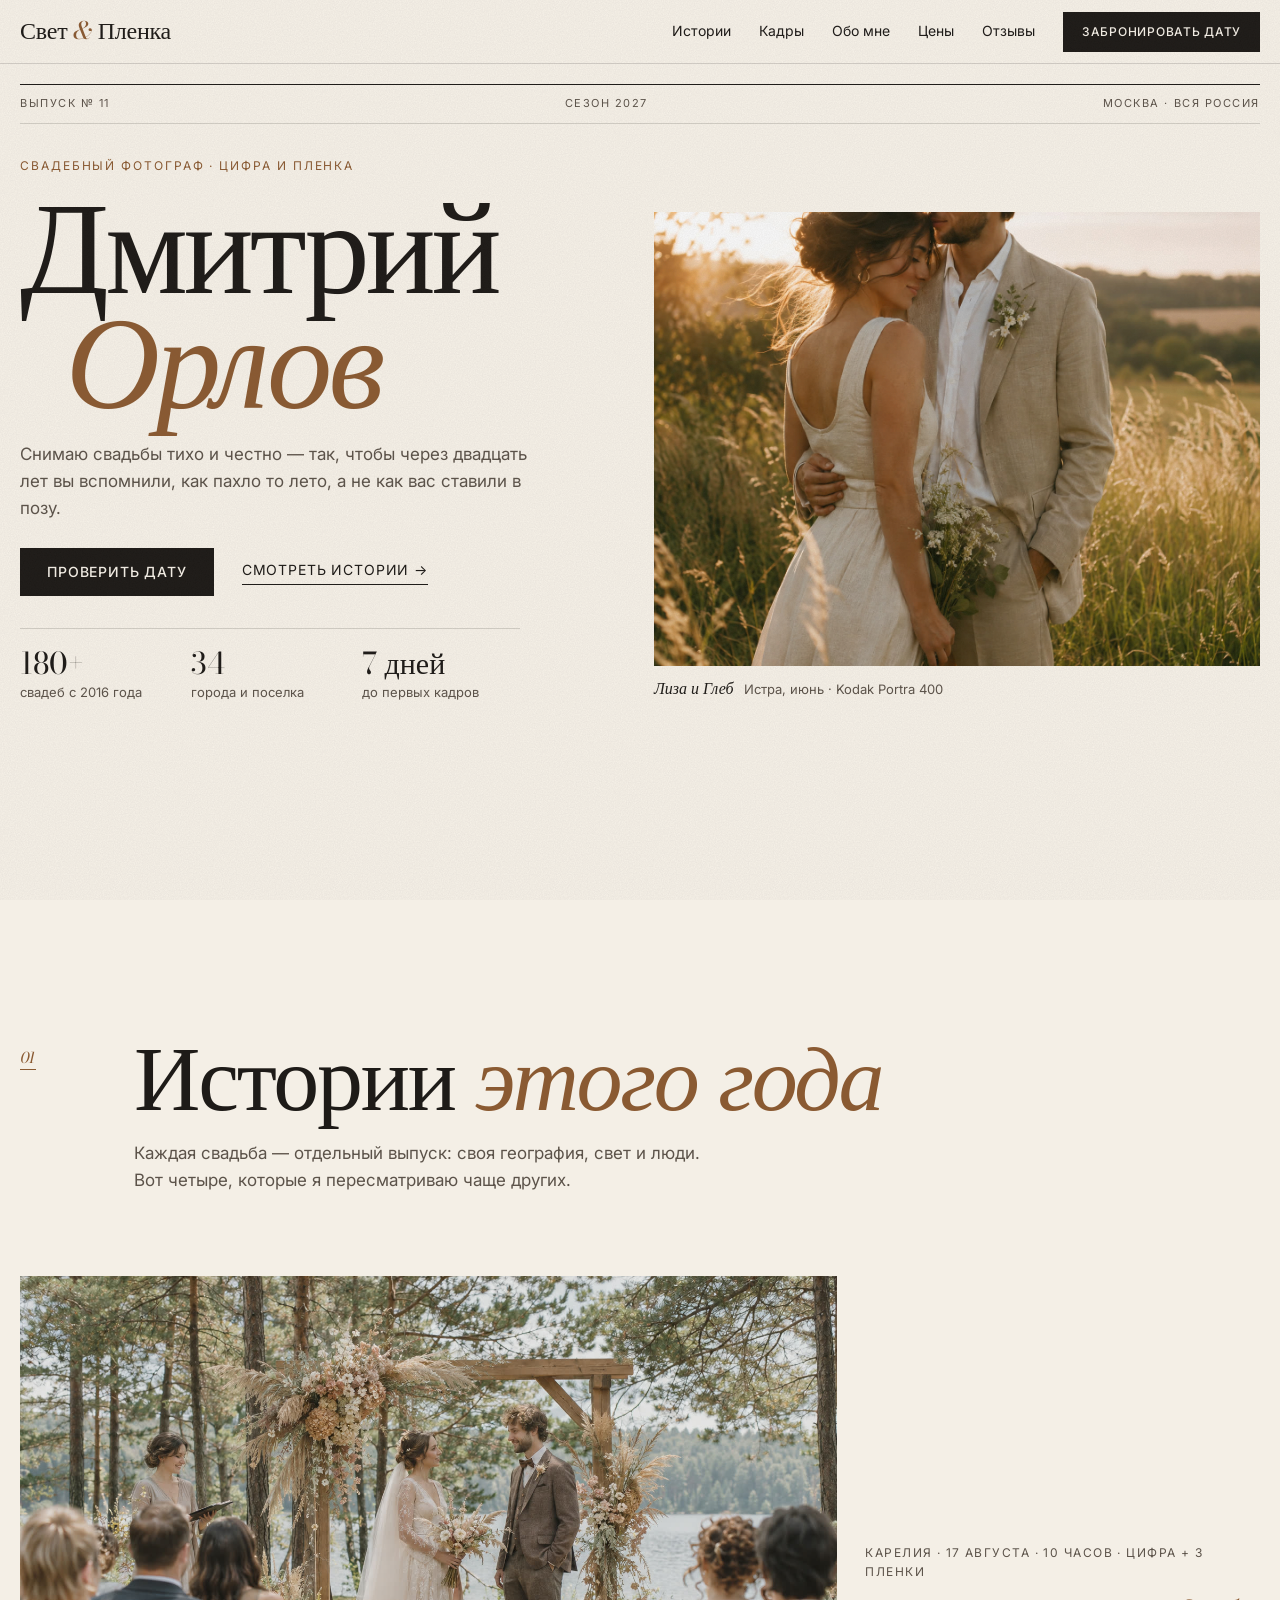
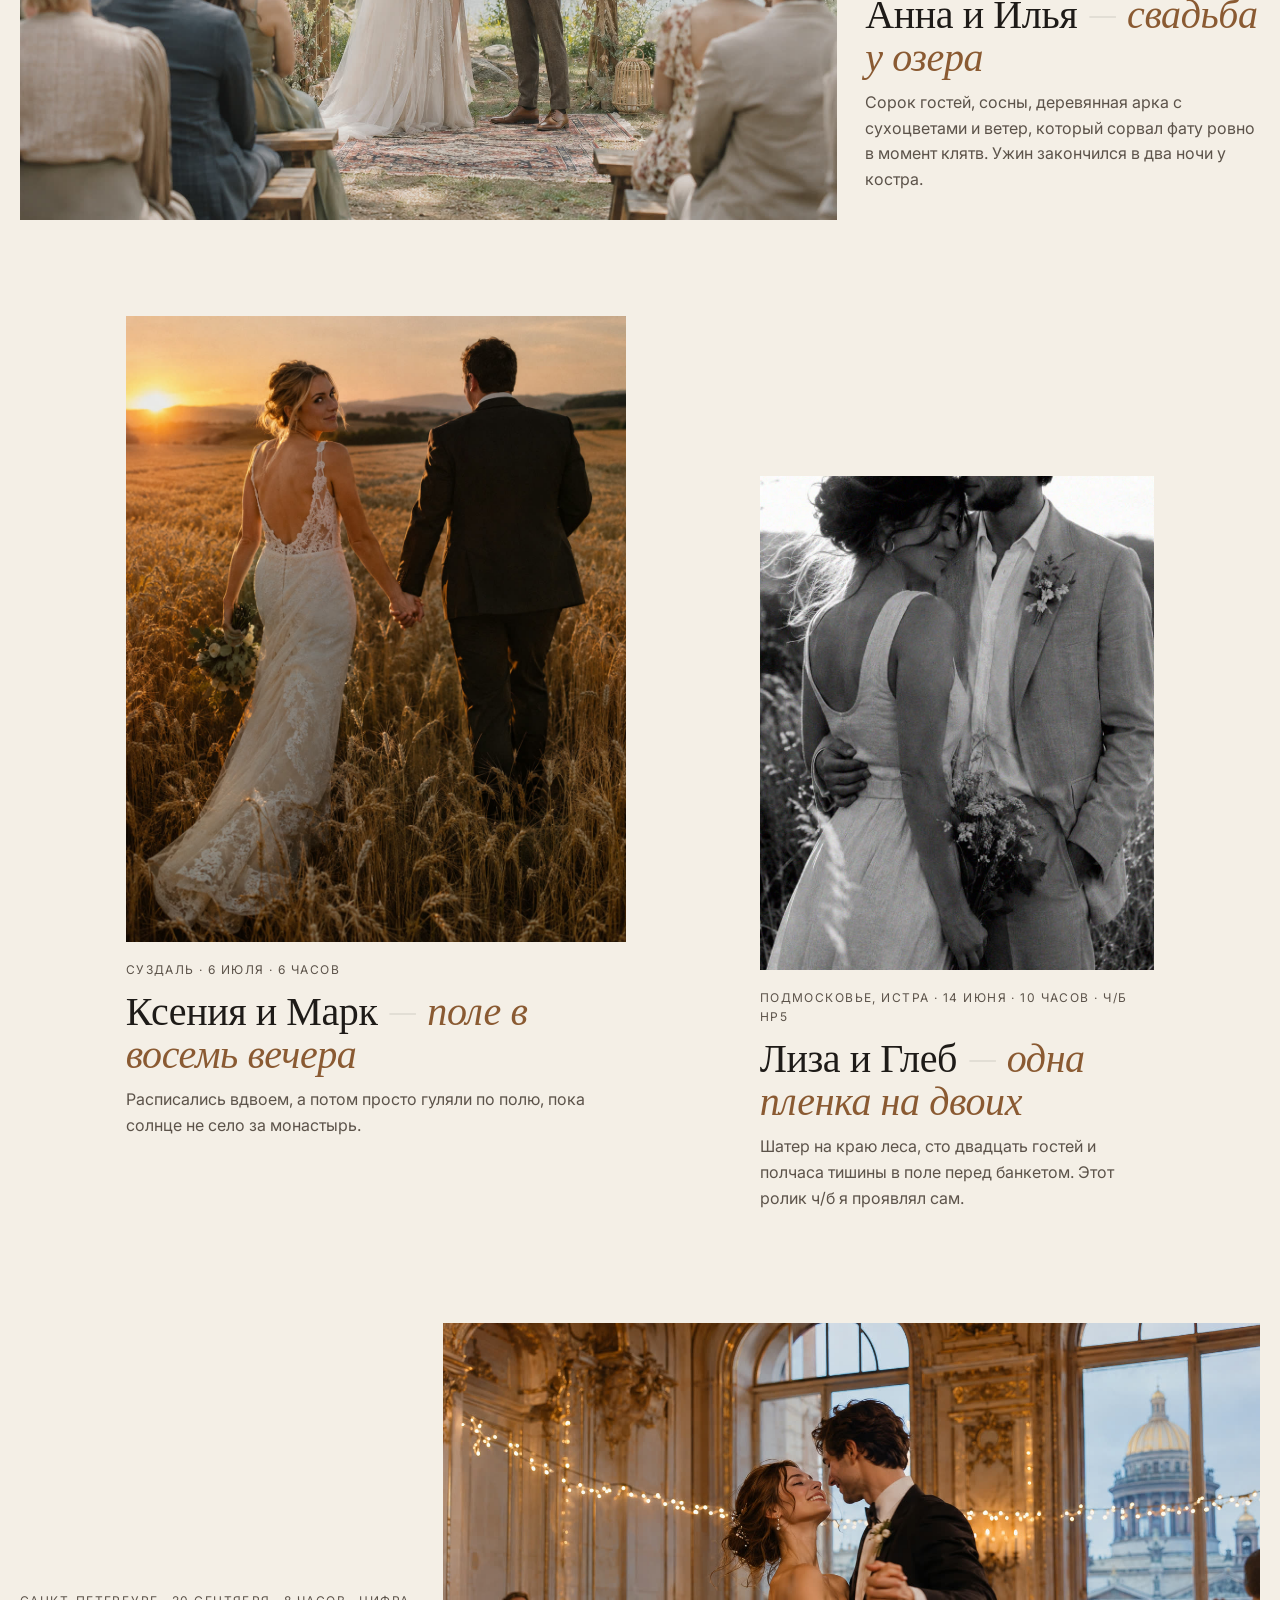
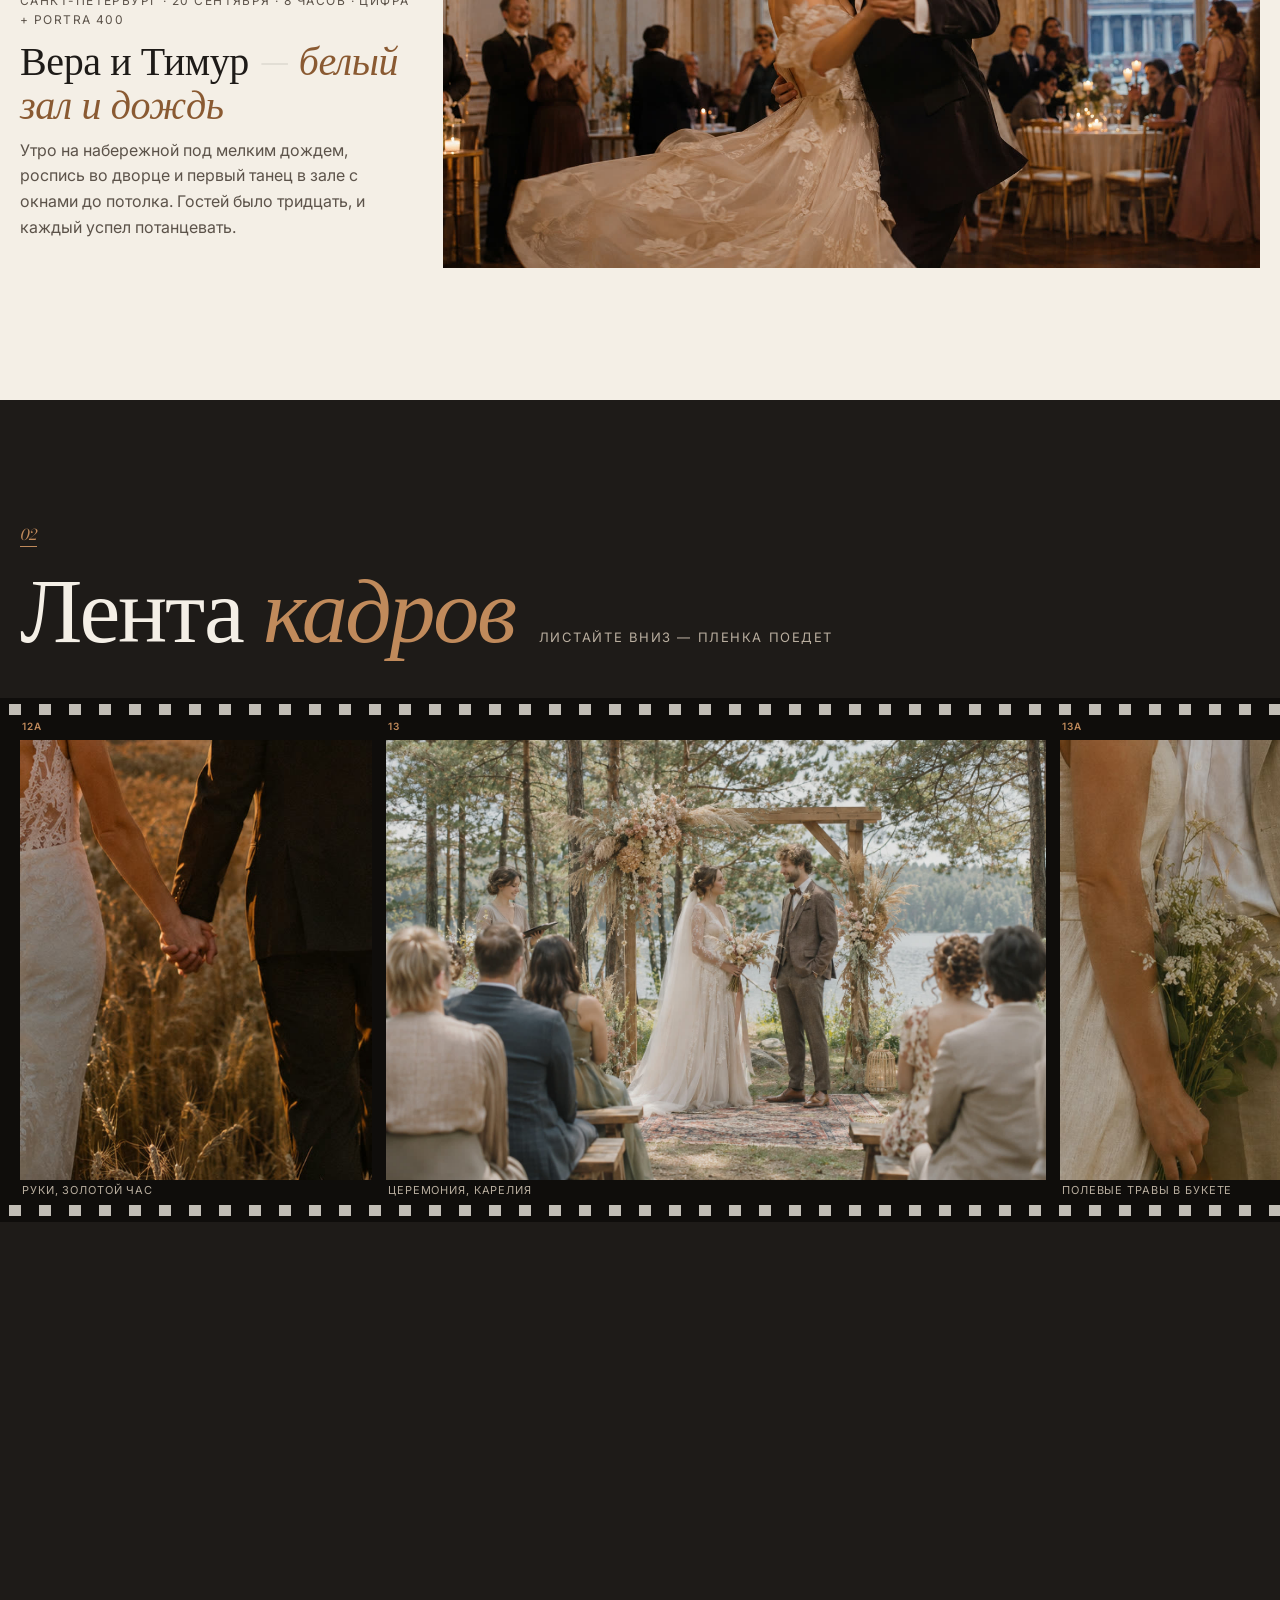
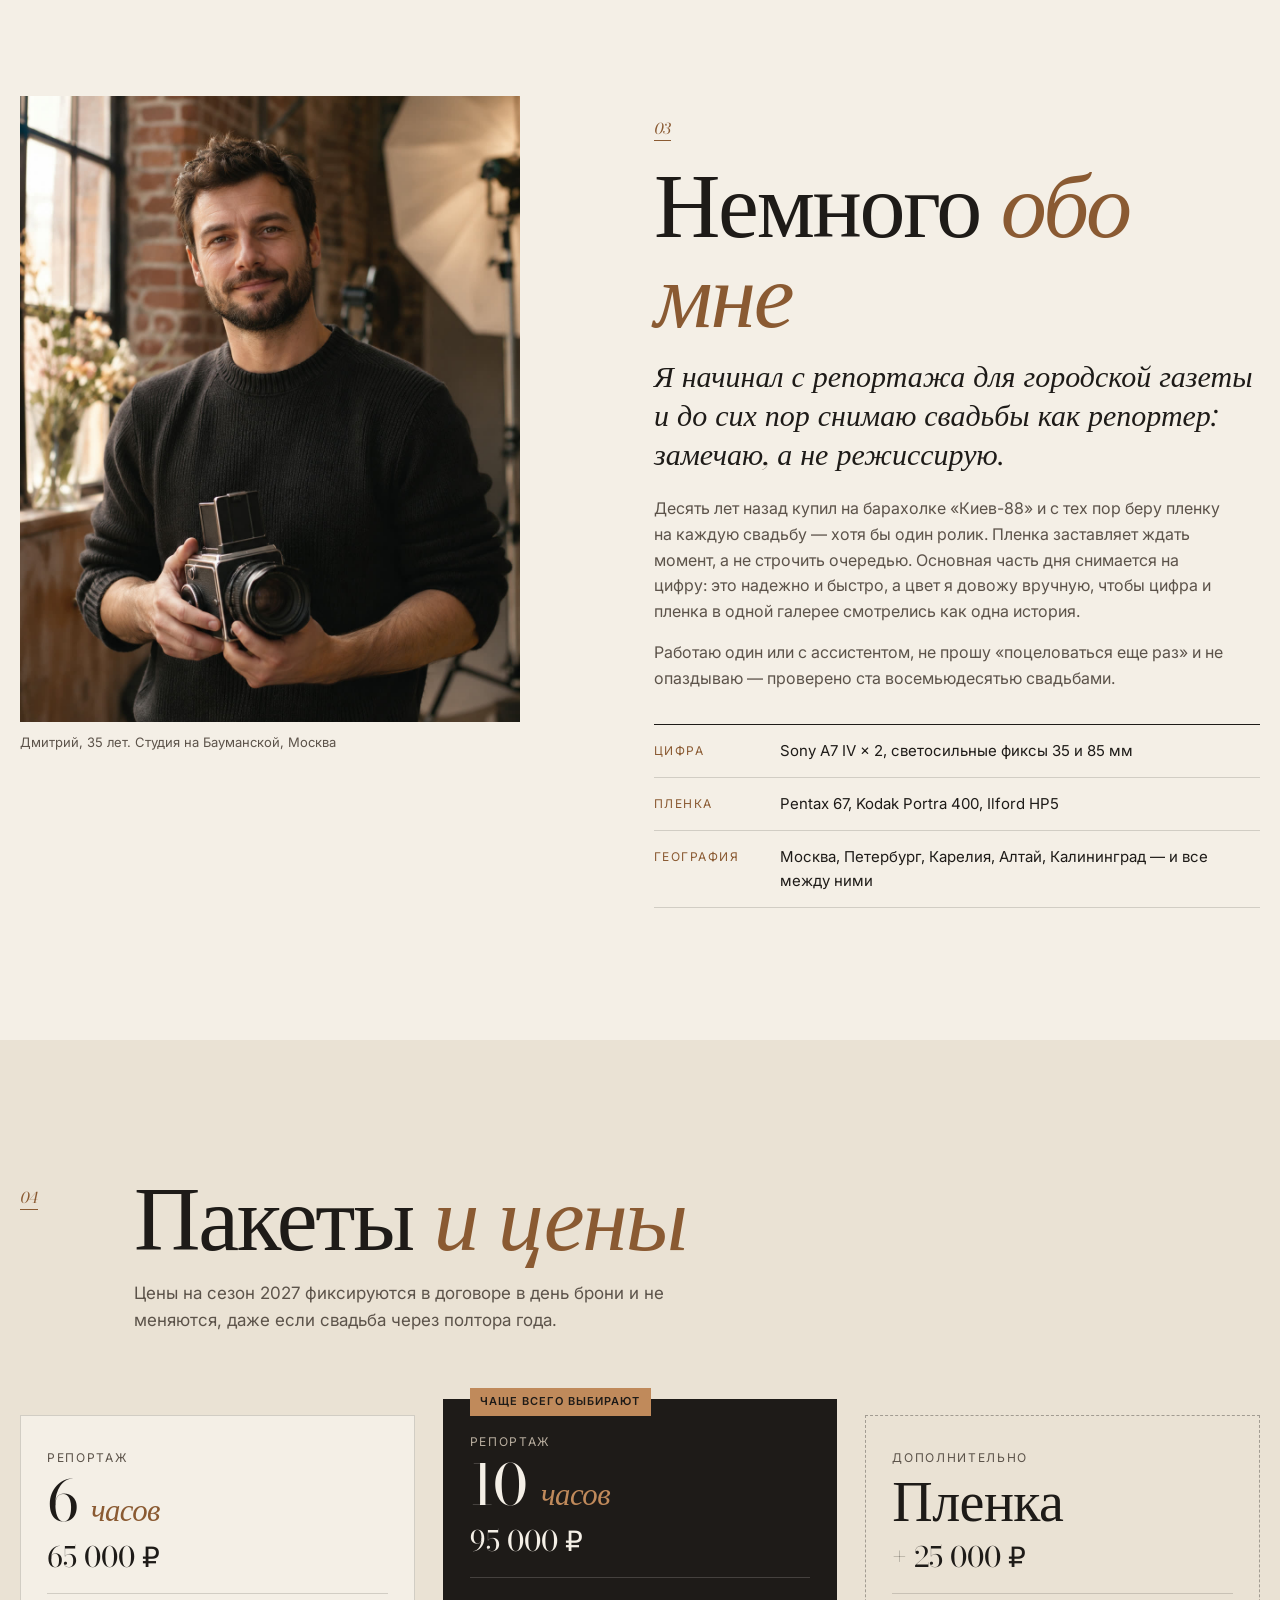
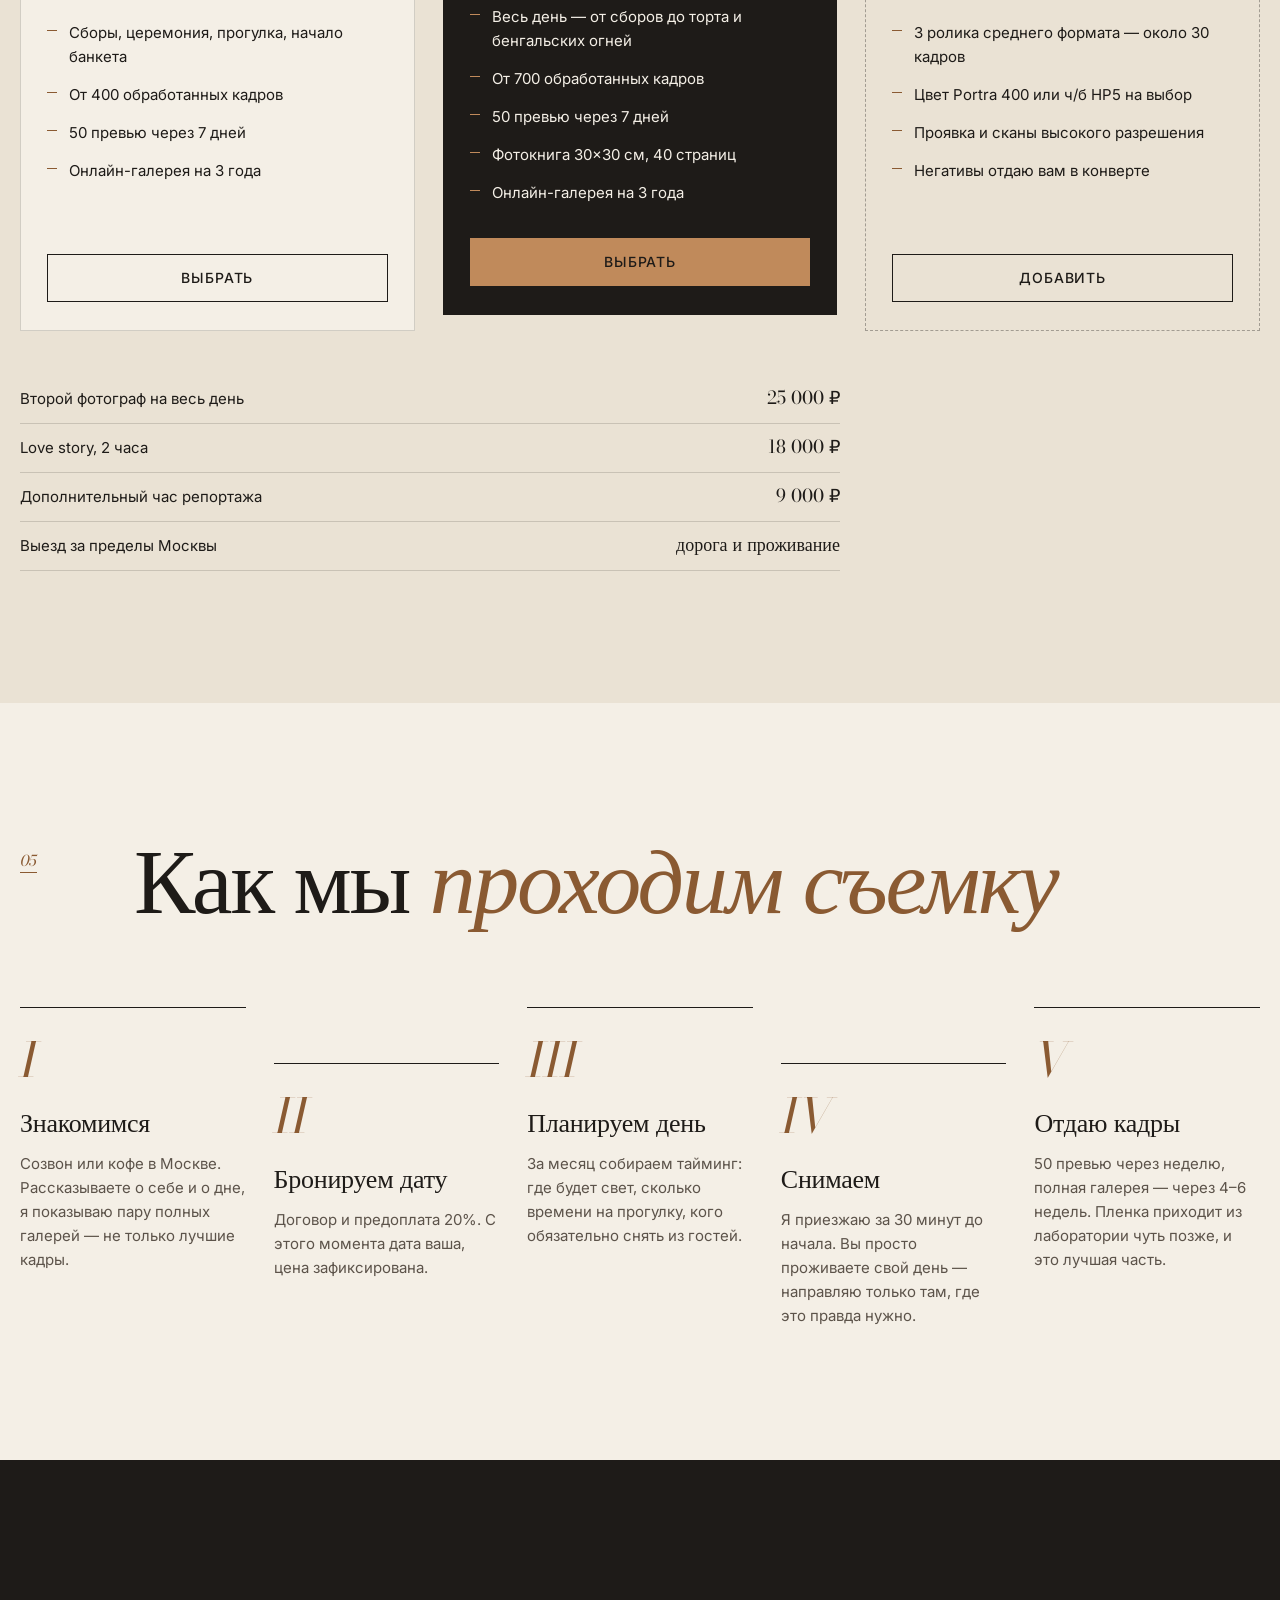
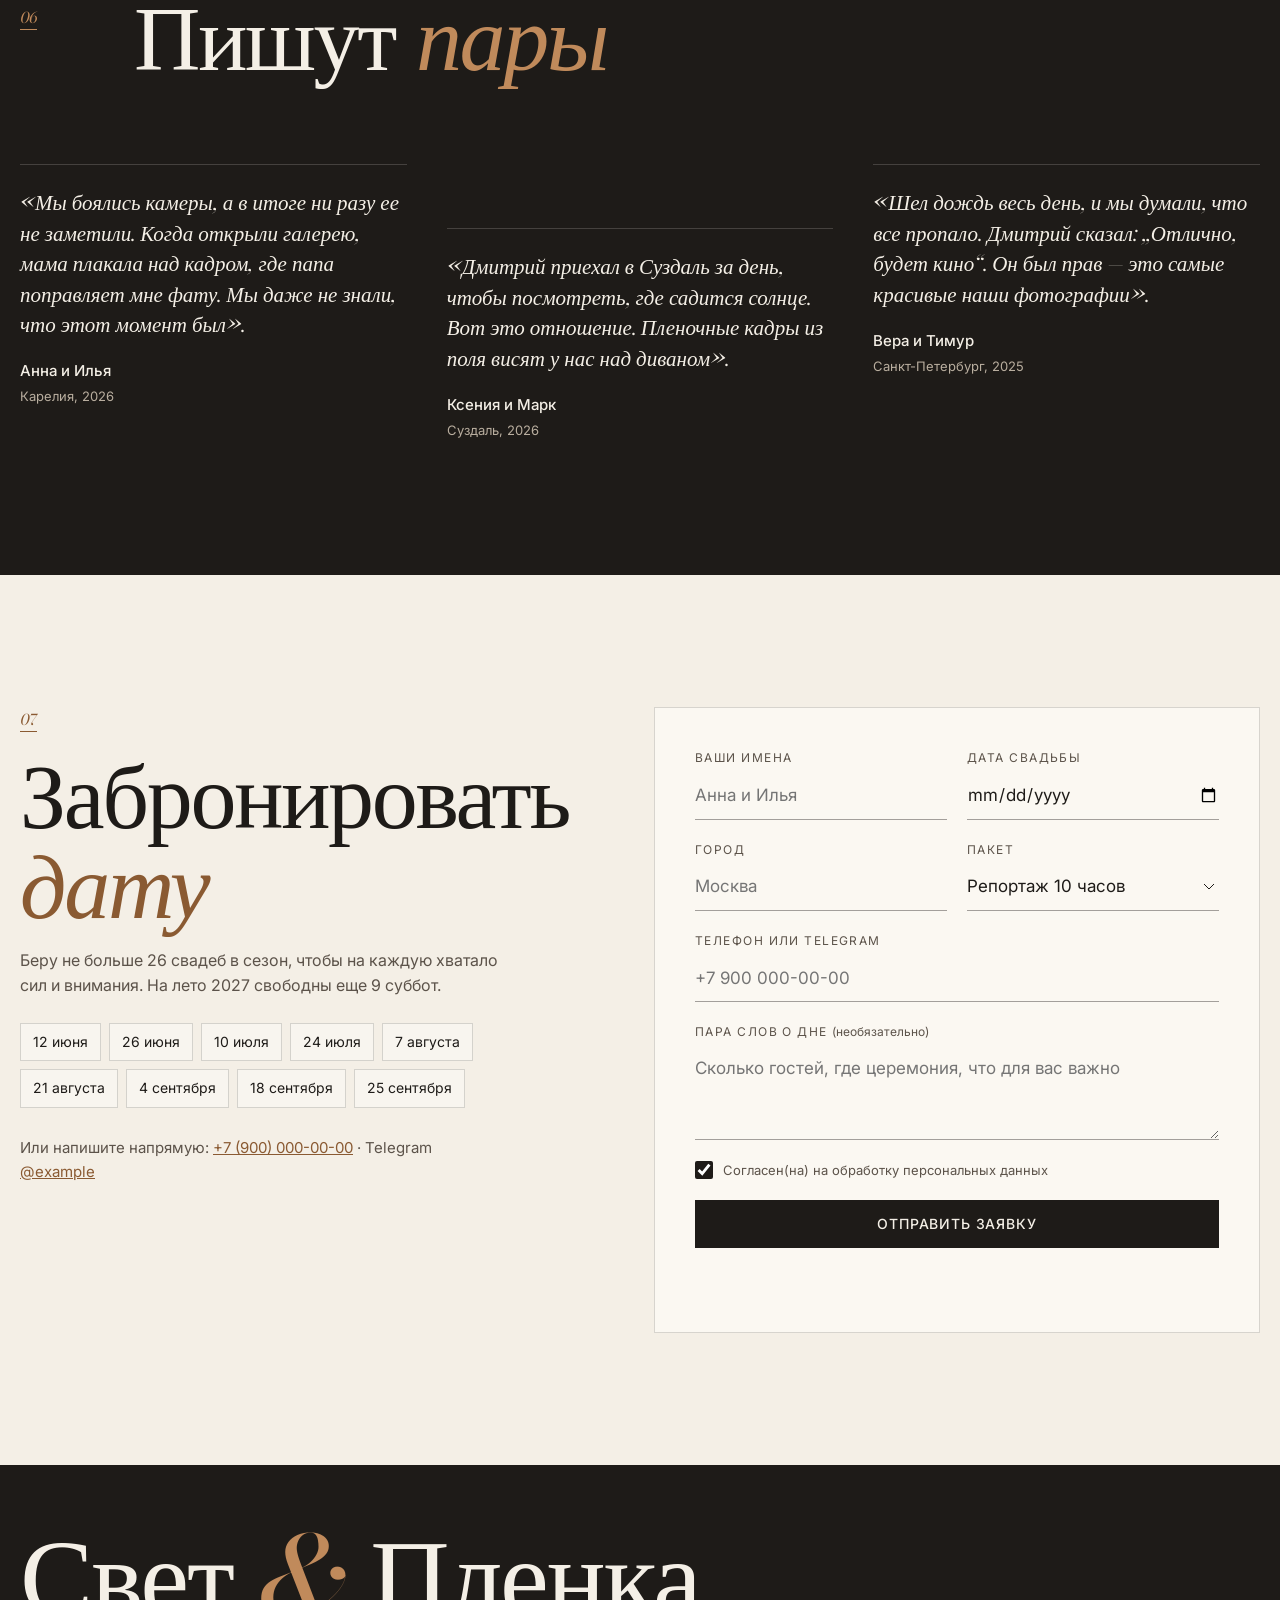
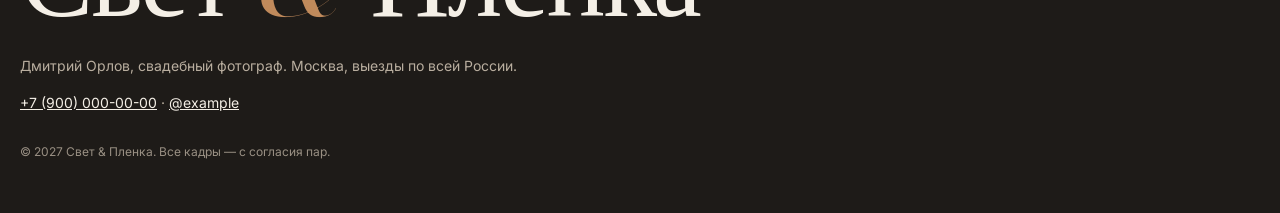
<file: 05-photographer/index.html>
<!doctype html>
<html lang="ru">
<head>
  <meta charset="utf-8">
  <meta name="viewport" content="width=device-width, initial-scale=1">
  <title>Свет &amp; Пленка — свадебный фотограф Дмитрий Орлов</title>
  <meta name="description" content="Дмитрий Орлов — свадебный фотограф. Репортаж на цифру и пленку, выезды по всей России. Свободные даты сезона 2027.">
  <meta name="theme-color" content="#1E1B18">
  <link rel="preconnect" href="https://fonts.googleapis.com">
  <link rel="preconnect" href="https://fonts.gstatic.com" crossorigin>
  <link href="https://fonts.googleapis.com/css2?family=Bodoni+Moda:ital,opsz,wght@0,6..96,400..700;1,6..96,400..700&family=Inter:wght@400;500;600&display=swap" rel="stylesheet">
  <link rel="stylesheet" href="style.css">
</head>
<body>
  <a class="skip" href="#main">К содержанию</a>
  <div class="grain" aria-hidden="true"></div>

  <header class="header" id="top">
    <div class="container header__inner">
      <a class="logo" href="#top" aria-label="Свет и Пленка — на главную">Свет <i>&amp;</i> Пленка</a>
      <nav class="nav" id="nav" aria-label="Основная навигация">
        <a href="#stories">Истории</a>
        <a href="#film">Кадры</a>
        <a href="#about">Обо мне</a>
        <a href="#prices">Цены</a>
        <a href="#reviews">Отзывы</a>
        <a class="btn btn--small" href="#booking">Забронировать дату</a>
      </nav>
      <button class="burger" id="burger" aria-label="Открыть меню" aria-expanded="false" aria-controls="nav"><span></span><span></span></button>
    </div>
  </header>

  <main id="main">
    <!-- HERO -->
    <section class="hero">
      <div class="container hero__grid">
        <div class="hero__meta">
          <span>Выпуск № 11</span><span>Сезон 2027</span><span>Москва · вся Россия</span>
        </div>
        <div class="hero__text">
          <p class="kicker">Свадебный фотограф · цифра и пленка</p>
          <h1 class="hero__title">Дмитрий<br><i>Орлов</i></h1>
          <p class="hero__lead">Снимаю свадьбы тихо и честно — так, чтобы через двадцать лет вы вспомнили, как пахло то лето, а не как вас ставили в позу.</p>
          <div class="hero__actions">
            <a class="btn" href="#booking">Проверить дату</a>
            <a class="link-arrow" href="#stories">Смотреть истории</a>
          </div>
        </div>
        <figure class="hero__figure">
          <div class="dev dev--hero">
            <img src="img/hero.jpg" alt="Жених и невеста в высокой траве в контровом свете заката" width="1600" height="1067" fetchpriority="high">
            <img class="dev__sepia" src="img/hero.jpg" alt="" aria-hidden="true" width="1600" height="1067">
          </div>
          <figcaption><span>Лиза и Глеб</span> Истра, июнь · Kodak Portra 400</figcaption>
        </figure>
        <ul class="hero__facts">
          <li><b>180+</b> свадеб с 2016 года</li>
          <li><b>34</b> города и поселка</li>
          <li><b>7 дней</b> до первых кадров</li>
        </ul>
      </div>
    </section>

    <!-- STORIES -->
    <section class="section stories" id="stories">
      <div class="container">
        <header class="section__head">
          <span class="section__num">01</span>
          <h2 class="section__title">Истории <i>этого года</i></h2>
          <p class="section__lead">Каждая свадьба — отдельный выпуск: своя география, свет и люди. Вот четыре, которые я пересматриваю чаще других.</p>
        </header>

        <div class="stories__grid">
          <article class="story story--wide reveal">
            <div class="dev story__img">
              <img src="img/ceremony.jpg" alt="Церемония у озера в сосновом лесу, арка с сухоцветами" width="1600" height="1067" loading="lazy" decoding="async">
              <img class="dev__sepia" src="img/ceremony.jpg" alt="" aria-hidden="true" loading="lazy" decoding="async">
            </div>
            <div class="story__body">
              <p class="story__meta">Карелия · 17 августа · 10 часов · цифра + 3 пленки</p>
              <h3 class="story__title">Анна и Илья — <i>свадьба у озера</i></h3>
              <p>Сорок гостей, сосны, деревянная арка с сухоцветами и ветер, который сорвал фату ровно в момент клятв. Ужин закончился в два ночи у костра.</p>
            </div>
          </article>

          <article class="story story--tall reveal">
            <div class="dev story__img">
              <img src="img/field.jpg" alt="Пара идет по пшеничному полю на закате, невеста оглядывается" width="1280" height="1600" loading="lazy" decoding="async">
              <img class="dev__sepia" src="img/field.jpg" alt="" aria-hidden="true" loading="lazy" decoding="async">
            </div>
            <div class="story__body">
              <p class="story__meta">Суздаль · 6 июля · 6 часов</p>
              <h3 class="story__title">Ксения и Марк — <i>поле в восемь вечера</i></h3>
              <p>Расписались вдвоем, а потом просто гуляли по полю, пока солнце не село за монастырь.</p>
            </div>
          </article>

          <article class="story story--tall reveal">
            <div class="dev dev--bw story__img">
              <img src="img/bw.jpg" alt="Черно-белый пленочный кадр: жених обнимает невесту в высокой траве" width="820" height="1024" loading="lazy" decoding="async">
            </div>
            <div class="story__body">
              <p class="story__meta">Подмосковье, Истра · 14 июня · 10 часов · ч/б HP5</p>
              <h3 class="story__title">Лиза и Глеб — <i>одна пленка на двоих</i></h3>
              <p>Шатер на краю леса, сто двадцать гостей и полчаса тишины в поле перед банкетом. Этот ролик ч/б я проявлял сам.</p>
            </div>
          </article>
          <article class="story story--wide story--rev reveal">
            <div class="dev story__img">
              <img src="img/dance.jpg" alt="Первый танец пары в старинном зале с высокими окнами" width="1536" height="1024" loading="lazy" decoding="async">
              <img class="dev__sepia" src="img/dance.jpg" alt="" aria-hidden="true" loading="lazy" decoding="async">
            </div>
            <div class="story__body">
              <p class="story__meta">Санкт-Петербург · 20 сентября · 8 часов · цифра + Portra 400</p>
              <h3 class="story__title">Вера и Тимур — <i>белый зал и дождь</i></h3>
              <p>Утро на набережной под мелким дождем, роспись во дворце и первый танец в зале с окнами до потолка. Гостей было тридцать, и каждый успел потанцевать.</p>
            </div>
          </article>
        </div>
      </div>
    </section>

    <!-- FILM STRIP -->
    <section class="film" id="film" aria-label="Лента кадров">
      <div class="film__sticky">
        <div class="container film__head">
          <span class="section__num section__num--light">02</span>
          <h2 class="section__title">Лента <i>кадров</i></h2>
          <p class="film__hint"><span class="film__hint-desk">Листайте вниз — пленка поедет</span><span class="film__hint-mob">Листайте вбок</span></p>
        </div>
        <div class="film__viewport" id="filmViewport">
          <ol class="film__track" id="filmTrack">
            <li class="frame"><div class="dev"><img src="img/hands.jpg" alt="Пара держится за руки в поле" loading="lazy" decoding="async" draggable="false"><img class="dev__sepia" src="img/hands.jpg" alt="" aria-hidden="true" loading="lazy" decoding="async" draggable="false"></div><span class="frame__no">12A</span><span class="frame__cap">Руки, золотой час</span></li>
            <li class="frame frame--wide"><div class="dev"><img src="img/ceremony.jpg" alt="Выездная церемония у озера" loading="lazy" decoding="async" draggable="false"><img class="dev__sepia" src="img/ceremony.jpg" alt="" aria-hidden="true" loading="lazy" decoding="async" draggable="false"></div><span class="frame__no">13</span><span class="frame__cap">Церемония, Карелия</span></li>
            <li class="frame"><div class="dev"><img src="img/bouquet.jpg" alt="Букет из полевых трав в руках невесты" loading="lazy" decoding="async" draggable="false"><img class="dev__sepia" src="img/bouquet.jpg" alt="" aria-hidden="true" loading="lazy" decoding="async" draggable="false"></div><span class="frame__no">13A</span><span class="frame__cap">Полевые травы в букете</span></li>
            <li class="frame"><div class="dev dev--bw"><img src="img/bw.jpg" alt="Черно-белый кадр: пара обнимается" loading="lazy" decoding="async" draggable="false"></div><span class="frame__no">14</span><span class="frame__cap">Ilford HP5, Истра</span></li>
            <li class="frame"><div class="dev"><img src="img/field.jpg" alt="Прогулка по полю на закате" loading="lazy" decoding="async" draggable="false"><img class="dev__sepia" src="img/field.jpg" alt="" aria-hidden="true" loading="lazy" decoding="async" draggable="false"></div><span class="frame__no">14A</span><span class="frame__cap">Закат, Суздаль</span></li>
            <li class="frame"><div class="dev"><img src="img/vows.jpg" alt="Жених и невеста у деревянной арки" loading="lazy" decoding="async" draggable="false"><img class="dev__sepia" src="img/vows.jpg" alt="" aria-hidden="true" loading="lazy" decoding="async" draggable="false"></div><span class="frame__no">15</span><span class="frame__cap">Клятвы</span></li>
            <li class="frame"><div class="dev"><img src="img/arch.jpg" alt="Арка из сухоцветов и пампасной травы" loading="lazy" decoding="async" draggable="false"><img class="dev__sepia" src="img/arch.jpg" alt="" aria-hidden="true" loading="lazy" decoding="async" draggable="false"></div><span class="frame__no">15A</span><span class="frame__cap">Арка из сухоцветов</span></li>
            <li class="frame"><div class="dev"><img src="img/city.jpg" alt="Пара на набережной Петербурга" loading="lazy" decoding="async" draggable="false"><img class="dev__sepia" src="img/city.jpg" alt="" aria-hidden="true" loading="lazy" decoding="async" draggable="false"></div><span class="frame__no">15B</span><span class="frame__cap">Набережная, Петербург</span></li>
            <li class="frame frame--wide"><div class="dev"><img src="img/rings.jpg" alt="Руки пары с обручальными кольцами" loading="lazy" decoding="async" draggable="false"><img class="dev__sepia" src="img/rings.jpg" alt="" aria-hidden="true" loading="lazy" decoding="async" draggable="false"></div><span class="frame__no">16A</span><span class="frame__cap">Кольца</span></li>
            <li class="frame frame--wide"><div class="dev"><img src="img/hero.jpg" alt="Пара в высокой траве на закате" loading="lazy" decoding="async" draggable="false"><img class="dev__sepia" src="img/hero.jpg" alt="" aria-hidden="true" loading="lazy" decoding="async" draggable="false"></div><span class="frame__no">16</span><span class="frame__cap">Последний свет</span></li>
          </ol>
        </div>
      </div>
    </section>

    <!-- ABOUT -->
    <section class="section about" id="about">
      <div class="container about__grid">
        <figure class="about__photo reveal">
          <div class="dev">
            <img src="img/photographer.jpg" alt="Фотограф Дмитрий с пленочной камерой в студии" width="1122" height="1402" loading="lazy" decoding="async">
            <img class="dev__sepia" src="img/photographer.jpg" alt="" aria-hidden="true" loading="lazy" decoding="async">
          </div>
          <figcaption>Дмитрий, 35 лет. Студия на Бауманской, Москва</figcaption>
        </figure>
        <div class="about__text">
          <span class="section__num">03</span>
          <h2 class="section__title">Немного <i>обо мне</i></h2>
          <p class="about__lead">Я начинал с репортажа для городской газеты и до сих пор снимаю свадьбы как репортер: замечаю, а не режиссирую.</p>
          <p>Десять лет назад купил на барахолке «Киев-88» и с тех пор беру пленку на каждую свадьбу — хотя бы один ролик. Пленка заставляет ждать момент, а не строчить очередью. Основная часть дня снимается на цифру: это надежно и быстро, а цвет я довожу вручную, чтобы цифра и пленка в одной галерее смотрелись как одна история.</p>
          <p>Работаю один или с ассистентом, не прошу «поцеловаться еще раз» и не опаздываю — проверено ста восемьюдесятью свадьбами.</p>
          <dl class="about__kit">
            <div><dt>Цифра</dt><dd>Sony A7 IV × 2, светосильные фиксы 35 и 85 мм</dd></div>
            <div><dt>Пленка</dt><dd>Pentax 67, Kodak Portra 400, Ilford HP5</dd></div>
            <div><dt>География</dt><dd>Москва, Петербург, Карелия, Алтай, Калининград — и все между ними</dd></div>
          </dl>
        </div>
      </div>
    </section>

    <!-- PRICES -->
    <section class="section prices" id="prices">
      <div class="container">
        <header class="section__head">
          <span class="section__num">04</span>
          <h2 class="section__title">Пакеты <i>и цены</i></h2>
          <p class="section__lead">Цены на сезон 2027 фиксируются в договоре в день брони и не меняются, даже если свадьба через полтора года.</p>
        </header>
        <div class="prices__grid">
          <article class="price reveal">
            <p class="price__name">Репортаж</p>
            <h3 class="price__hours">6 <i>часов</i></h3>
            <p class="price__sum">65 000 ₽</p>
            <ul>
              <li>Сборы, церемония, прогулка, начало банкета</li>
              <li>От 400 обработанных кадров</li>
              <li>50 превью через 7 дней</li>
              <li>Онлайн-галерея на 3 года</li>
            </ul>
            <a class="btn btn--ghost" href="#booking" data-pack="Репортаж 6 часов">Выбрать</a>
          </article>
          <article class="price price--featured reveal">
            <p class="price__badge">Чаще всего выбирают</p>
            <p class="price__name">Репортаж</p>
            <h3 class="price__hours">10 <i>часов</i></h3>
            <p class="price__sum">95 000 ₽</p>
            <ul>
              <li>Весь день — от сборов до торта и бенгальских огней</li>
              <li>От 700 обработанных кадров</li>
              <li>50 превью через 7 дней</li>
              <li>Фотокнига 30×30 см, 40 страниц</li>
              <li>Онлайн-галерея на 3 года</li>
            </ul>
            <a class="btn" href="#booking" data-pack="Репортаж 10 часов">Выбрать</a>
          </article>
          <article class="price price--film reveal">
            <p class="price__name">Дополнительно</p>
            <h3 class="price__hours">Пленка</h3>
            <p class="price__sum">+ 25 000 ₽</p>
            <ul>
              <li>3 ролика среднего формата — около 30 кадров</li>
              <li>Цвет Portra 400 или ч/б HP5 на выбор</li>
              <li>Проявка и сканы высокого разрешения</li>
              <li>Негативы отдаю вам в конверте</li>
            </ul>
            <a class="btn btn--ghost" href="#booking" data-pack="Репортаж 10 часов + пленка">Добавить</a>
          </article>
        </div>
        <ul class="extras">
          <li><span>Второй фотограф на весь день</span><b>25 000 ₽</b></li>
          <li><span>Love story, 2 часа</span><b>18 000 ₽</b></li>
          <li><span>Дополнительный час репортажа</span><b>9 000 ₽</b></li>
          <li><span>Выезд за пределы Москвы</span><b>дорога и проживание</b></li>
        </ul>
      </div>
    </section>

    <!-- PROCESS -->
    <section class="section process" id="process">
      <div class="container">
        <header class="section__head">
          <span class="section__num">05</span>
          <h2 class="section__title">Как мы <i>проходим съемку</i></h2>
        </header>
        <ol class="steps">
          <li class="step reveal"><span class="step__no">I</span><h3>Знакомимся</h3><p>Созвон или кофе в Москве. Рассказываете о себе и о дне, я показываю пару полных галерей — не только лучшие кадры.</p></li>
          <li class="step reveal"><span class="step__no">II</span><h3>Бронируем дату</h3><p>Договор и предоплата 20%. С этого момента дата ваша, цена зафиксирована.</p></li>
          <li class="step reveal"><span class="step__no">III</span><h3>Планируем день</h3><p>За месяц собираем тайминг: где будет свет, сколько времени на прогулку, кого обязательно снять из гостей.</p></li>
          <li class="step reveal"><span class="step__no">IV</span><h3>Снимаем</h3><p>Я приезжаю за 30 минут до начала. Вы просто проживаете свой день — направляю только там, где это правда нужно.</p></li>
          <li class="step reveal"><span class="step__no">V</span><h3>Отдаю кадры</h3><p>50 превью через неделю, полная галерея — через 4–6 недель. Пленка приходит из лаборатории чуть позже, и это лучшая часть.</p></li>
        </ol>
      </div>
    </section>

    <!-- REVIEWS -->
    <section class="section reviews" id="reviews">
      <div class="container">
        <header class="section__head">
          <span class="section__num section__num--light">06</span>
          <h2 class="section__title">Пишут <i>пары</i></h2>
        </header>
        <div class="reviews__grid">
          <blockquote class="review reveal">
            <p>«Мы боялись камеры, а в итоге ни разу ее не заметили. Когда открыли галерею, мама плакала над кадром, где папа поправляет мне фату. Мы даже не знали, что этот момент был».</p>
            <footer><b>Анна и Илья</b><span>Карелия, 2026</span></footer>
          </blockquote>
          <blockquote class="review reveal">
            <p>«Дмитрий приехал в Суздаль за день, чтобы посмотреть, где садится солнце. Вот это отношение. Пленочные кадры из поля висят у нас над диваном».</p>
            <footer><b>Ксения и Марк</b><span>Суздаль, 2026</span></footer>
          </blockquote>
          <blockquote class="review reveal">
            <p>«Шел дождь весь день, и мы думали, что все пропало. Дмитрий сказал: „Отлично, будет кино“. Он был прав — это самые красивые наши фотографии».</p>
            <footer><b>Вера и Тимур</b><span>Санкт-Петербург, 2025</span></footer>
          </blockquote>
        </div>
      </div>
    </section>

    <!-- BOOKING -->
    <section class="section booking" id="booking">
      <div class="container booking__grid">
        <div class="booking__intro">
          <span class="section__num">07</span>
          <h2 class="section__title">Забронировать <i>дату</i></h2>
          <p>Беру не больше 26 свадеб в сезон, чтобы на каждую хватало сил и внимания. На лето 2027 свободны еще 9 суббот.</p>
          <ul class="dates" aria-label="Свободные субботы">
            <li>12 июня</li><li>26 июня</li><li>10 июля</li><li>24 июля</li><li>7 августа</li><li>21 августа</li><li>4 сентября</li><li>18 сентября</li><li>25 сентября</li>
          </ul>
          <p class="booking__contacts">Или напишите напрямую: <a href="tel:+79000000000">+7 (900) 000-00-00</a> · Telegram <a href="#booking">@example</a></p>
        </div>
        <form class="form" id="bookingForm" novalidate>
          <div class="form__row">
            <label class="field"><span>Ваши имена</span><input type="text" name="names" placeholder="Анна и Илья" required autocomplete="name"></label>
            <label class="field"><span>Дата свадьбы</span><input type="date" name="date" required min="2026-12-01"></label>
          </div>
          <div class="form__row">
            <label class="field"><span>Город</span><input type="text" name="city" placeholder="Москва" required></label>
            <label class="field"><span>Пакет</span>
              <select name="pack" id="packSelect">
                <option>Репортаж 6 часов</option>
                <option selected>Репортаж 10 часов</option>
                <option>Репортаж 10 часов + пленка</option>
                <option>Пока не решили</option>
              </select>
            </label>
          </div>
          <label class="field"><span>Телефон или Telegram</span><input type="text" name="contact" placeholder="+7 900 000-00-00" required autocomplete="tel"></label>
          <label class="field"><span>Пара слов о дне <em>(необязательно)</em></span><textarea name="msg" rows="3" placeholder="Сколько гостей, где церемония, что для вас важно"></textarea></label>
          <label class="check"><input type="checkbox" name="agree" required checked><span>Согласен(на) на обработку персональных данных</span></label>
          <button class="btn btn--wide" type="submit">Отправить заявку</button>
          <p class="form__msg" id="formMsg" role="status" aria-live="polite"></p>
        </form>
      </div>
    </section>
  </main>

  <footer class="footer">
    <div class="container footer__inner">
      <p class="footer__logo">Свет <i>&amp;</i> Пленка</p>
      <p>Дмитрий Орлов, свадебный фотограф. Москва, выезды по всей России.</p>
      <p><a href="tel:+79000000000">+7 (900) 000-00-00</a> · <a href="#booking">@example</a></p>
      <p class="footer__small">© 2027 Свет &amp; Пленка. Все кадры — с согласия пар.</p>
    </div>
  </footer>

  <script src="script.js" defer></script>
</body>
</html>
</file>
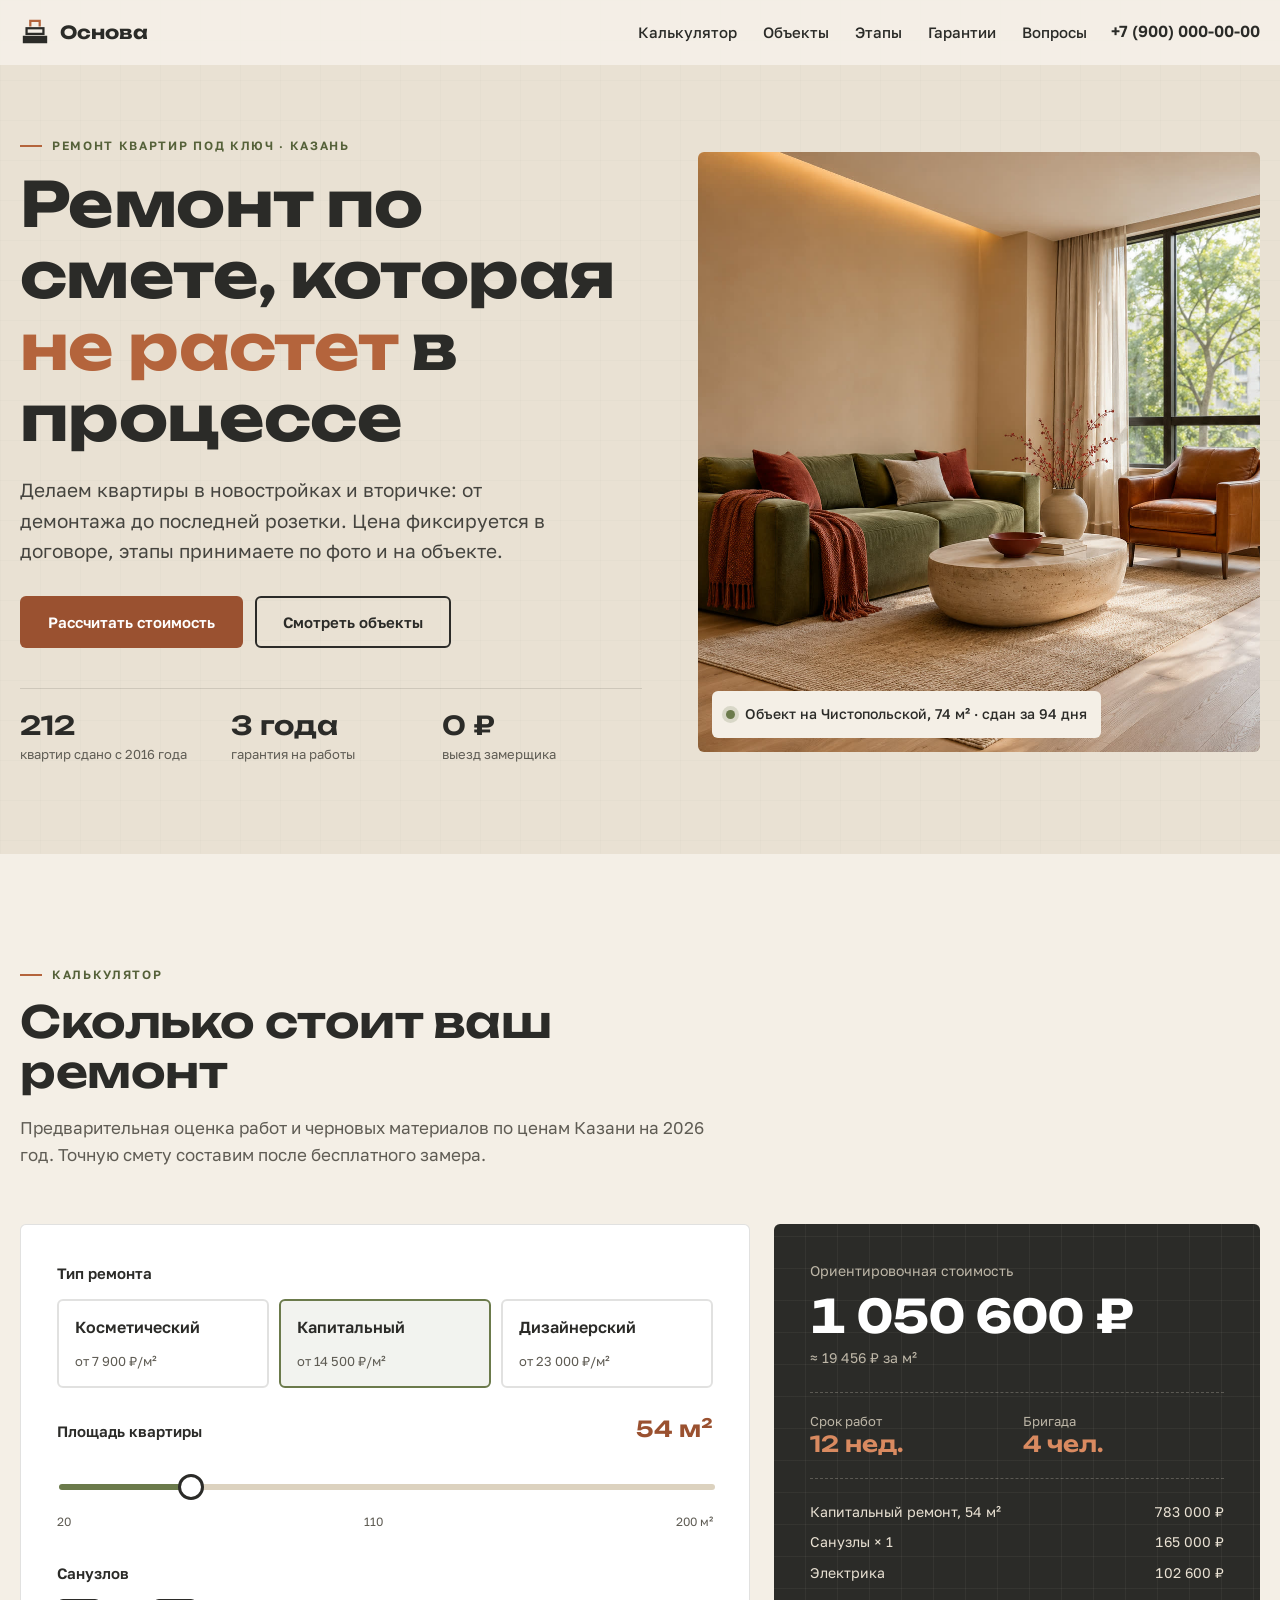
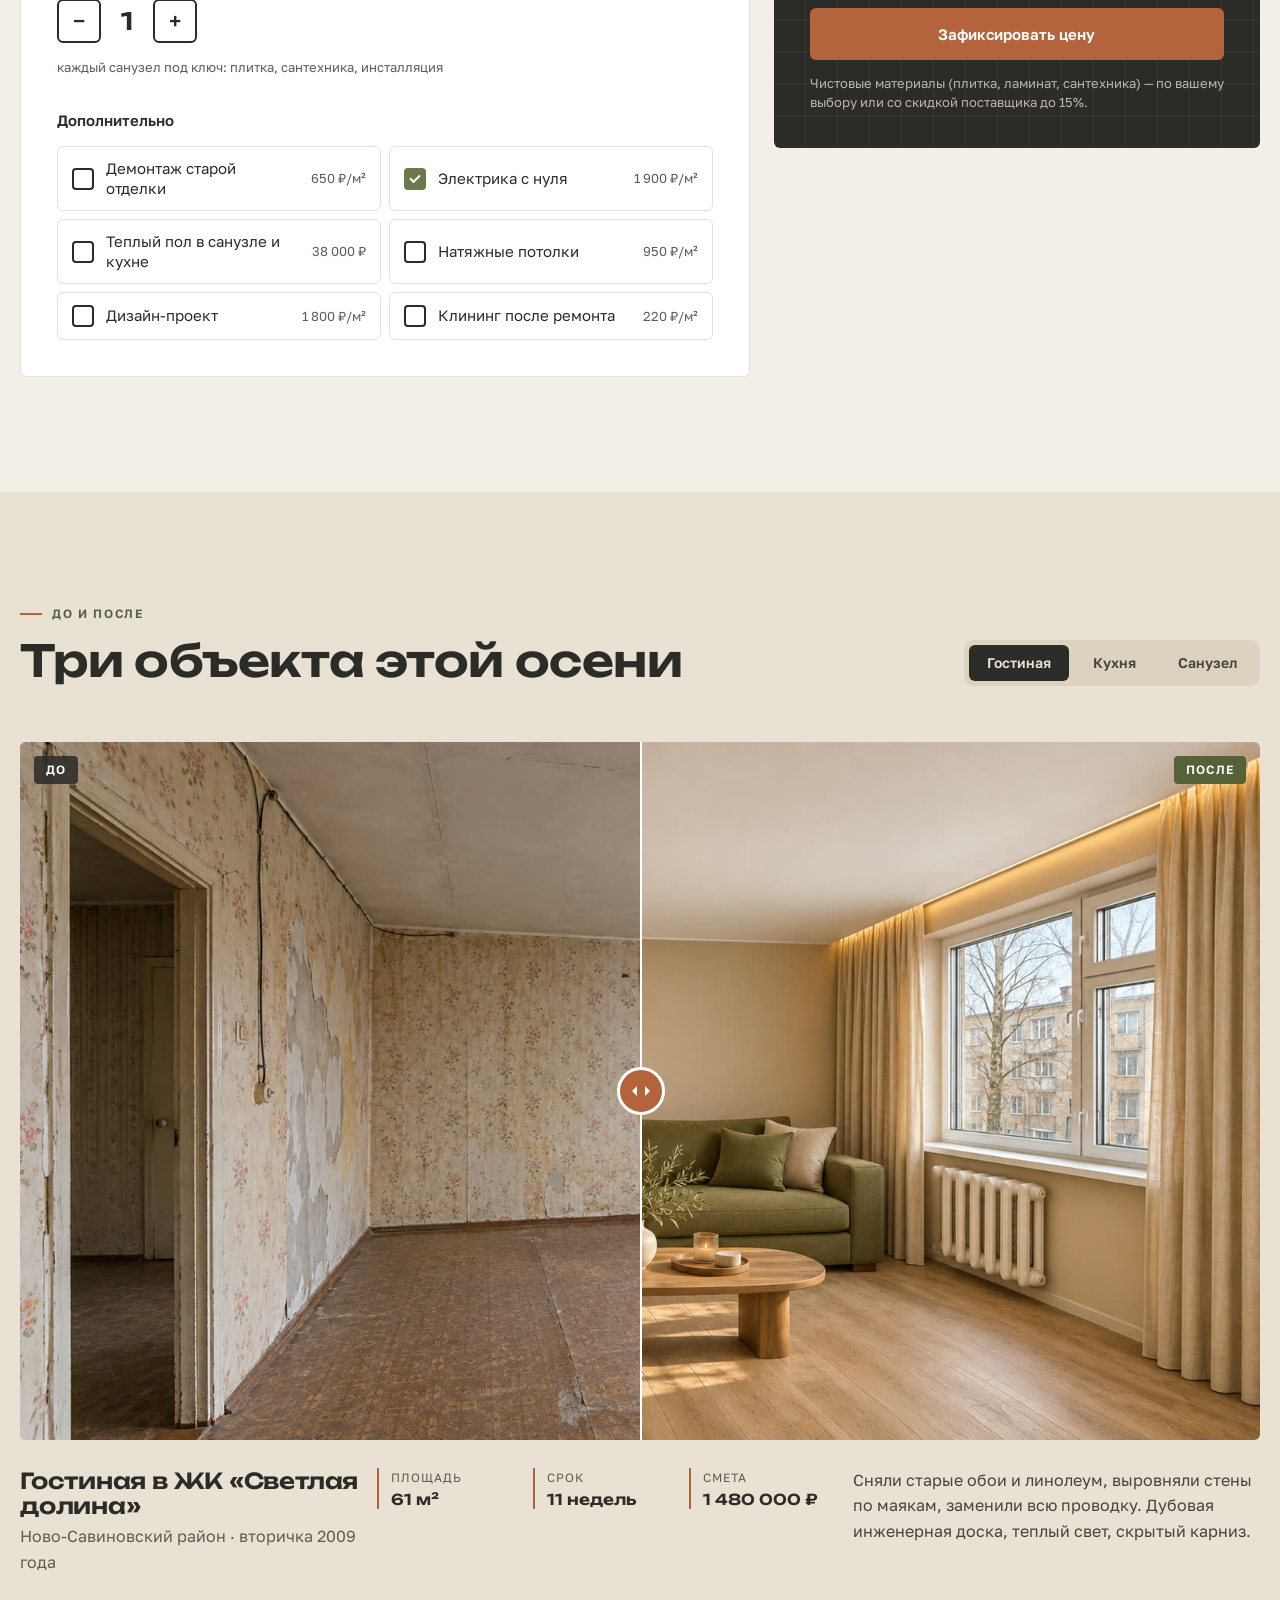
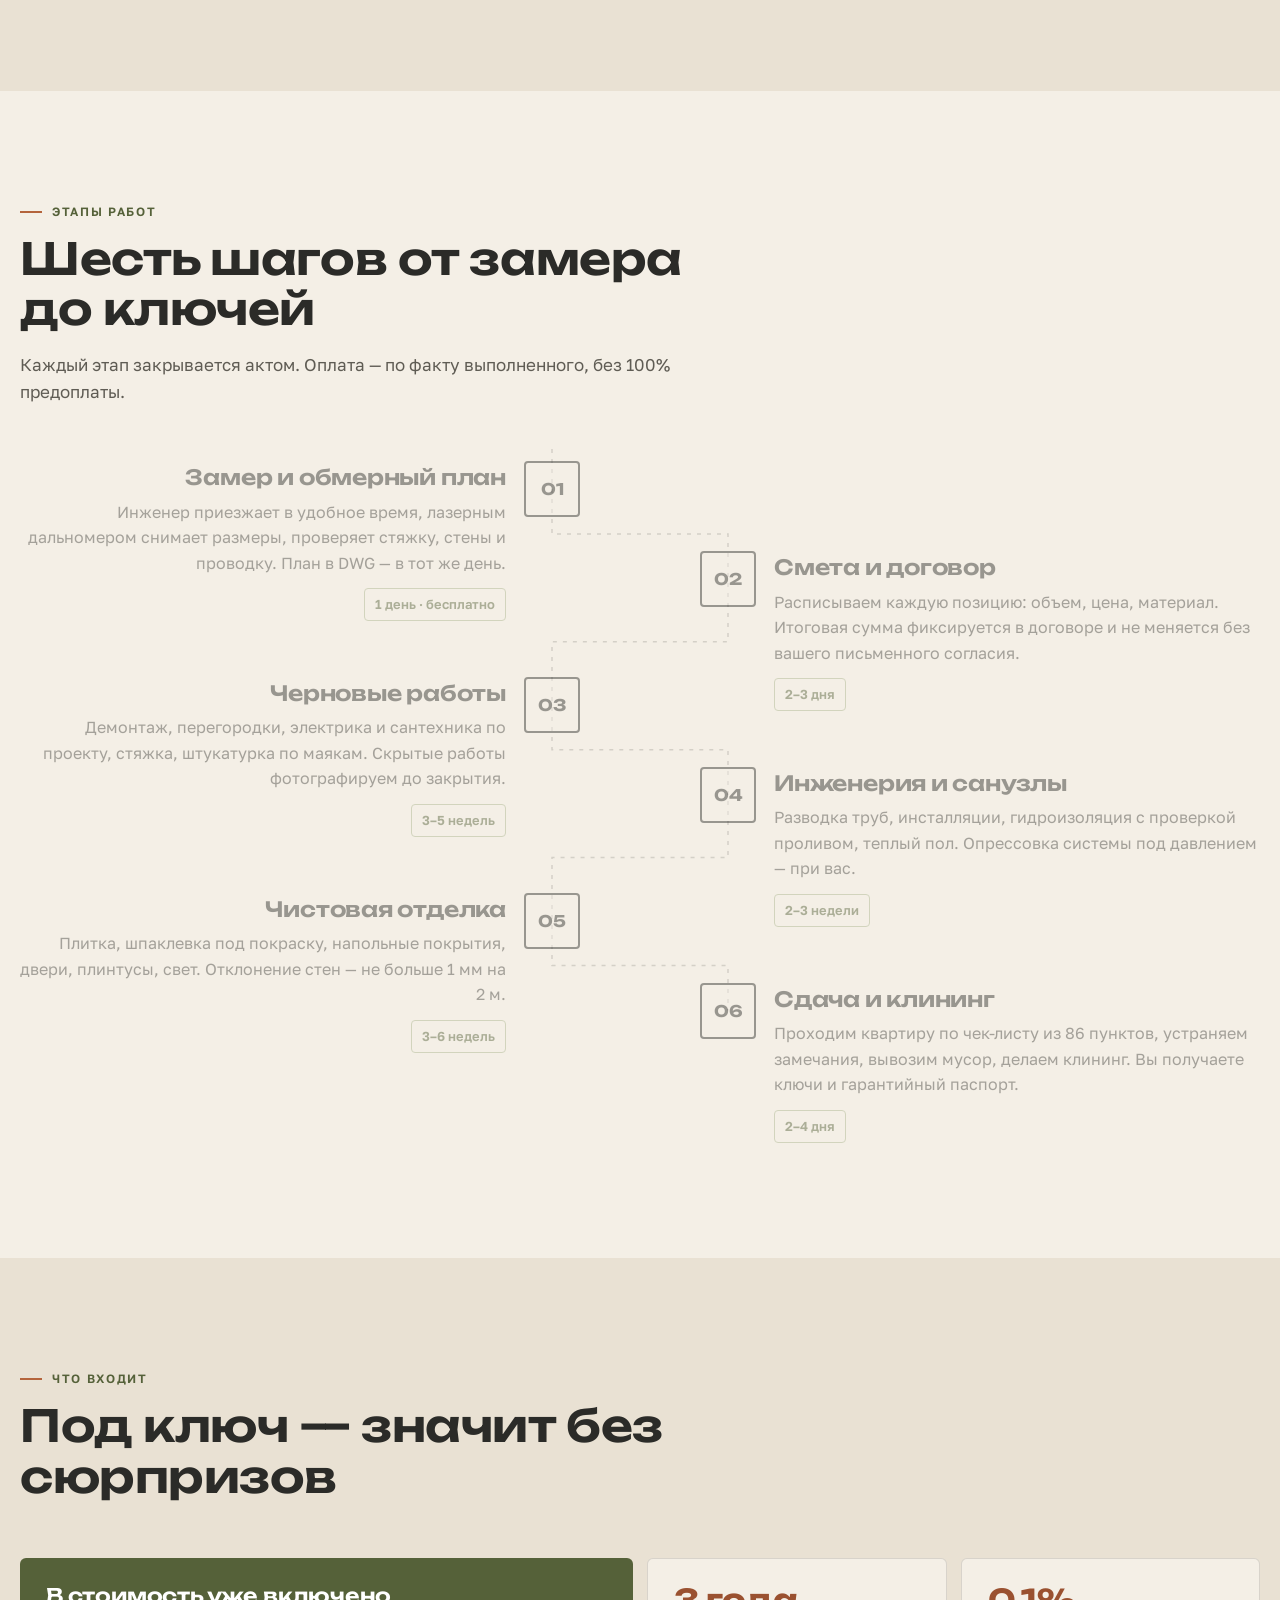
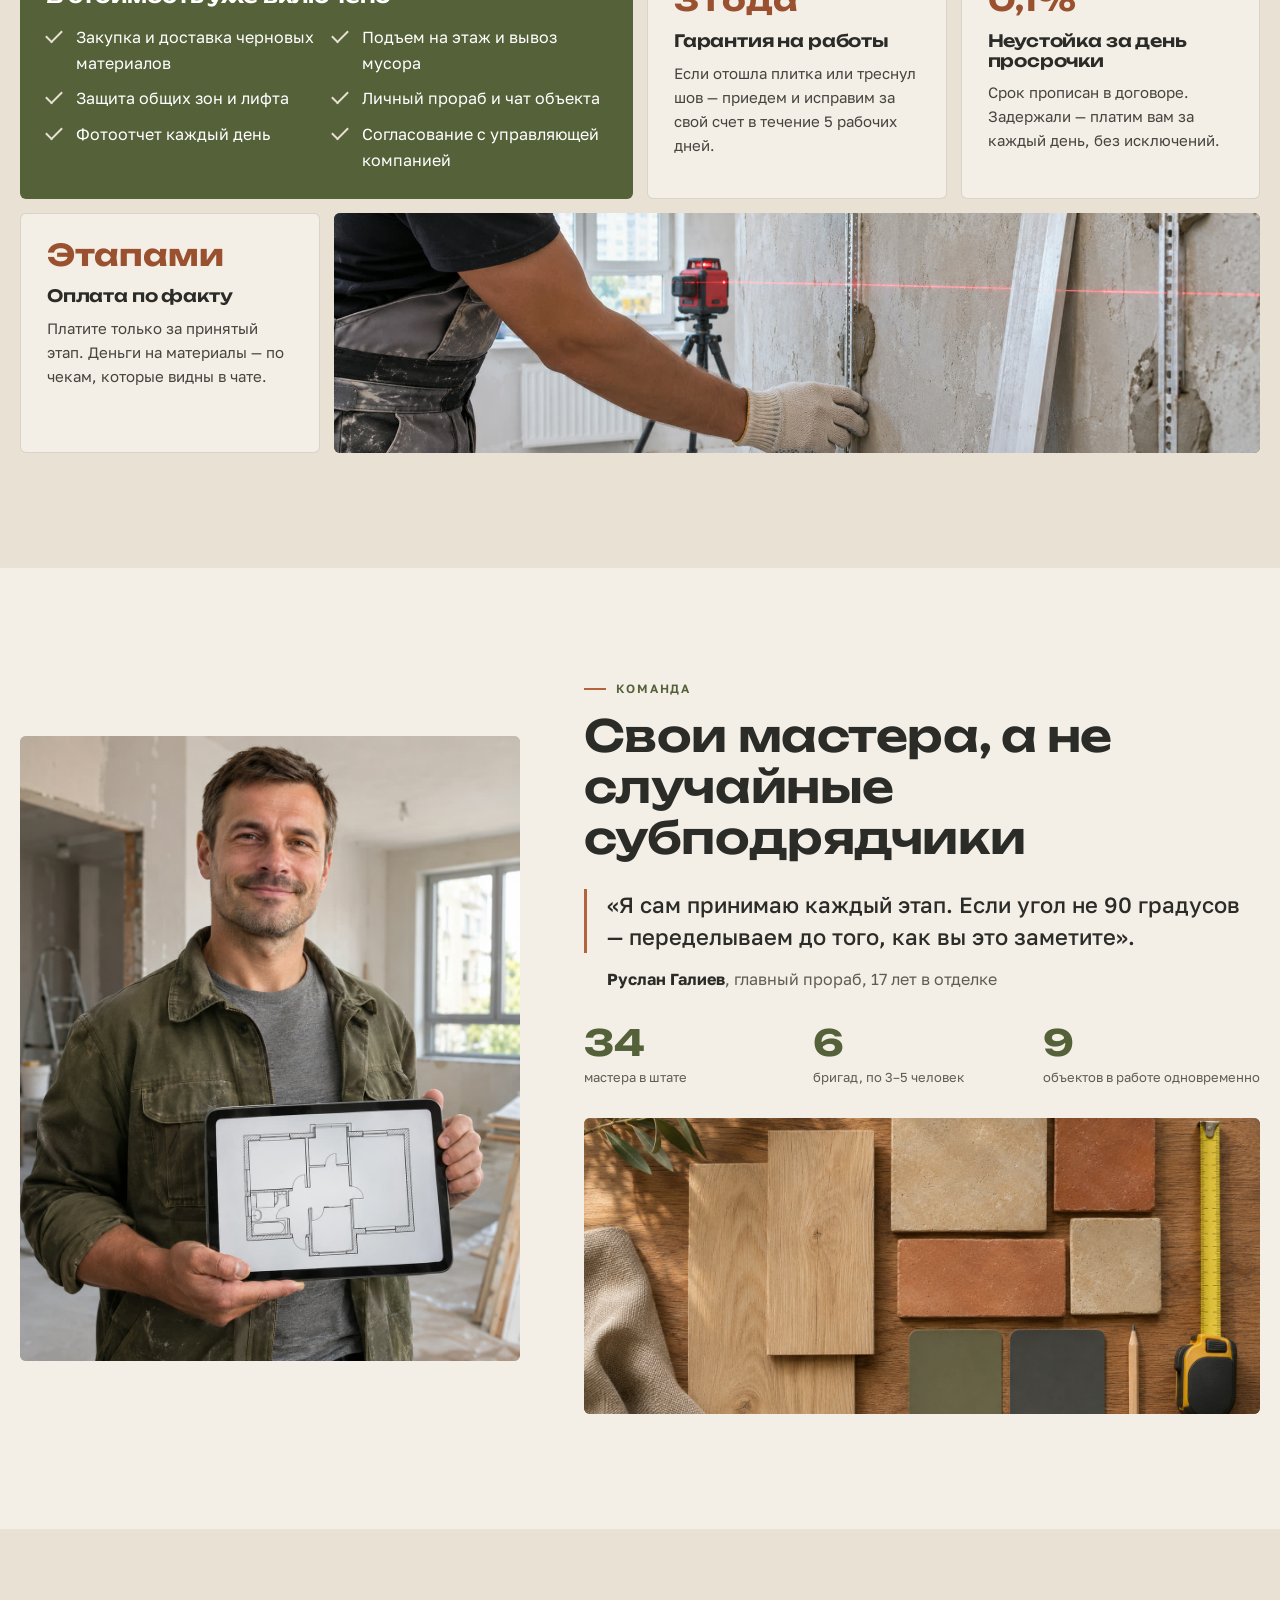
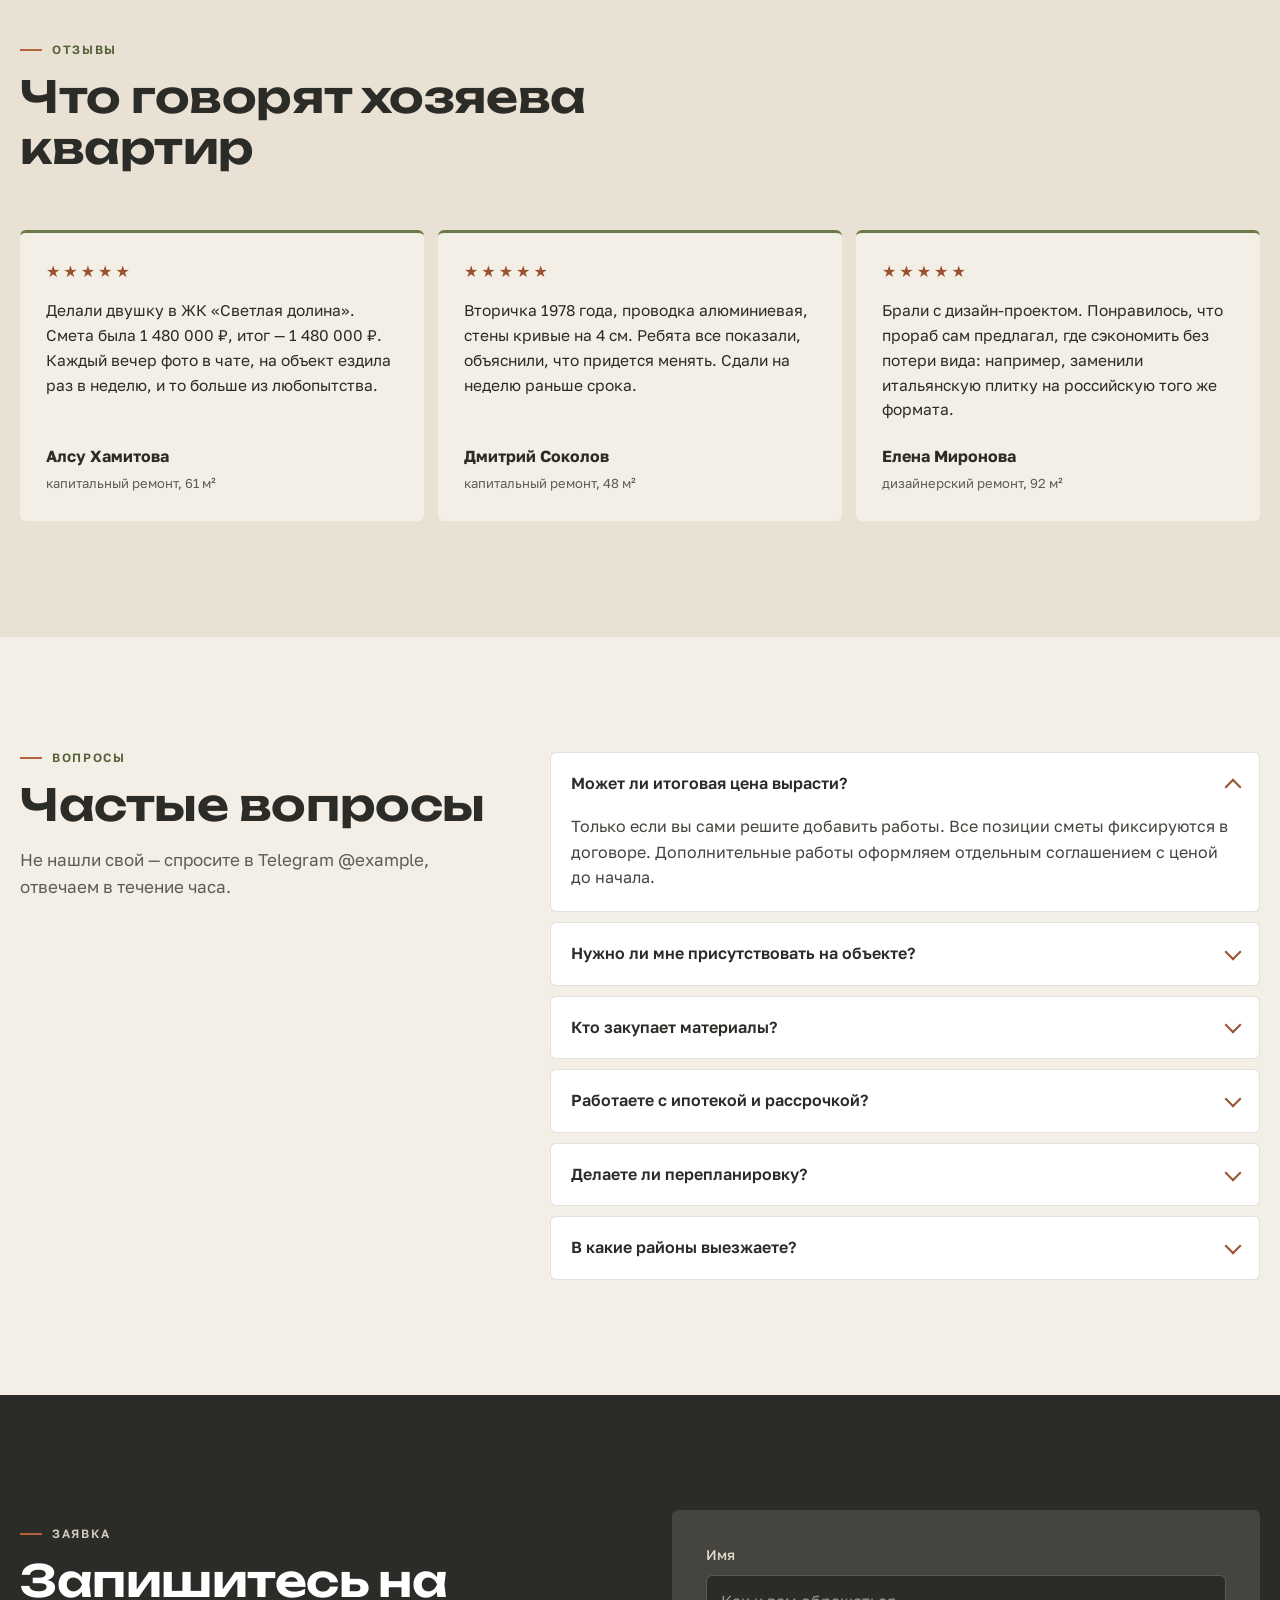
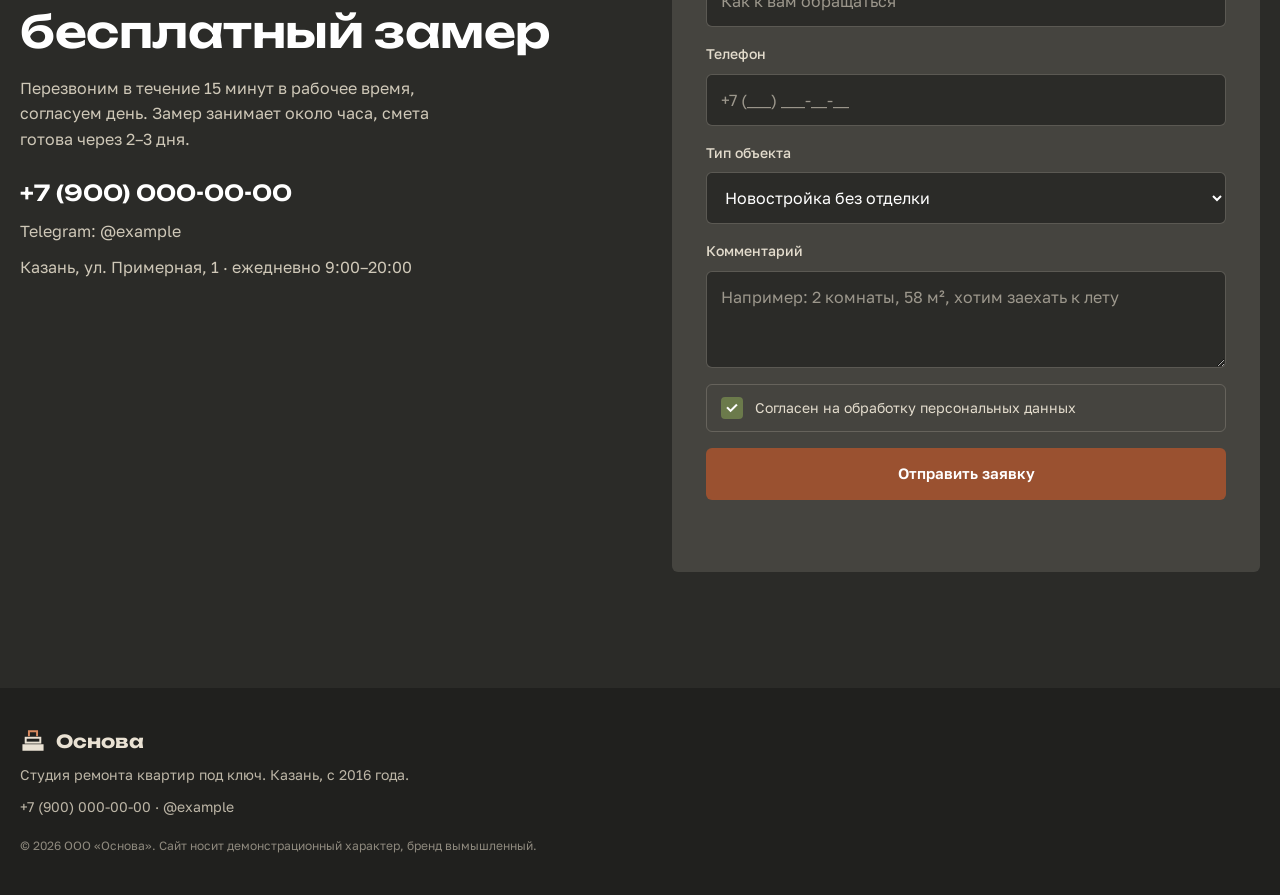
<file: 06-renovation/index.html>
<!doctype html>
<html lang="ru">
<head>
<meta charset="utf-8">
<meta name="viewport" content="width=device-width, initial-scale=1">
<title>Основа — ремонт квартир под ключ в Казани</title>
<meta name="description" content="Студия ремонта «Основа»: ремонт квартир под ключ в Казани. Фиксированная смета, гарантия 3 года, онлайн-калькулятор стоимости.">
<link rel="preconnect" href="https://fonts.googleapis.com">
<link rel="preconnect" href="https://fonts.gstatic.com" crossorigin>
<link href="https://fonts.googleapis.com/css2?family=Golos+Text:wght@400;500;600&family=Unbounded:wght@500;600;700&display=swap" rel="stylesheet">
<link rel="stylesheet" href="style.css">
</head>
<body>

<header class="header" id="top">
  <div class="wrap header__in">
    <a href="#top" class="logo" aria-label="Основа — на главную">
      <svg viewBox="0 0 32 32" width="30" height="30" aria-hidden="true"><rect x="3" y="20" width="26" height="8" fill="currentColor"/><rect x="7" y="12" width="18" height="6" fill="none" stroke="currentColor" stroke-width="2.4"/><path d="M11 10V4h10v6" fill="none" stroke="#B4643C" stroke-width="2.4"/></svg>
      <span>Основа</span>
    </a>
    <nav class="nav" id="nav" aria-label="Разделы">
      <a href="#calc">Калькулятор</a>
      <a href="#works">Объекты</a>
      <a href="#steps">Этапы</a>
      <a href="#guarantee">Гарантии</a>
      <a href="#faq">Вопросы</a>
      <a href="#request" class="nav__cta">Заявка</a>
    </nav>
    <a href="tel:+79000000000" class="header__phone">+7 (900) 000-00-00</a>
    <button class="burger" id="burger" aria-label="Меню" aria-expanded="false" aria-controls="nav"><span></span><span></span></button>
  </div>
</header>

<main>
<!-- HERO -->
<section class="hero">
  <div class="wrap hero__grid">
    <div class="hero__text">
      <p class="eyebrow">Ремонт квартир под ключ · Казань</p>
      <h1>Ремонт по смете, которая <span class="brick">не растет</span> в процессе</h1>
      <p class="lead">Делаем квартиры в новостройках и вторичке: от демонтажа до последней розетки. Цена фиксируется в договоре, этапы принимаете по фото и на объекте.</p>
      <div class="hero__btns">
        <a href="#calc" class="btn btn--brick">Рассчитать стоимость</a>
        <a href="#works" class="btn btn--ghost">Смотреть объекты</a>
      </div>
      <ul class="hero__facts">
        <li><b>212</b><span>квартир сдано с 2016 года</span></li>
        <li><b>3 года</b><span>гарантия на работы</span></li>
        <li><b>0 ₽</b><span>выезд замерщика</span></li>
      </ul>
    </div>
    <div class="hero__media ph ph--after">
      <img src="img/hero.jpg" alt="Светлая гостиная после ремонта: светлые стены, дубовый пол, диван оливкового цвета" width="1280" height="1600" fetchpriority="high">
      <div class="hero__tag"><span class="dot"></span>Объект на Чистопольской, 74 м² · сдан за 94 дня</div>
    </div>
  </div>
  <svg class="hero__grid-bg" aria-hidden="true"><defs><pattern id="g" width="40" height="40" patternUnits="userSpaceOnUse"><path d="M40 0H0V40" fill="none" stroke="currentColor" stroke-width=".6"/></pattern></defs><rect width="100%" height="100%" fill="url(#g)"/></svg>
</section>

<!-- CALC -->
<section class="section calc" id="calc">
  <div class="wrap">
    <div class="head">
      <p class="eyebrow">Калькулятор</p>
      <h2>Сколько стоит ваш ремонт</h2>
      <p class="sub">Предварительная оценка работ и черновых материалов по ценам Казани на 2026 год. Точную смету составим после бесплатного замера.</p>
    </div>
    <form class="calc__box" id="calcForm" onsubmit="return false">
      <div class="calc__fields">
        <fieldset class="field">
          <legend>Тип ремонта</legend>
          <div class="seg" role="radiogroup">
            <label><input type="radio" name="type" value="cosm"><span><b>Косметический</b><small>от 7 900 ₽/м²</small></span></label>
            <label><input type="radio" name="type" value="cap" checked><span><b>Капитальный</b><small>от 14 500 ₽/м²</small></span></label>
            <label><input type="radio" name="type" value="des"><span><b>Дизайнерский</b><small>от 23 000 ₽/м²</small></span></label>
          </div>
        </fieldset>

        <div class="field">
          <div class="field__row"><label for="area">Площадь квартиры</label><output id="areaOut">54 м²</output></div>
          <input type="range" id="area" min="20" max="200" step="1" value="54">
          <div class="range-scale"><span>20</span><span>110</span><span>200 м²</span></div>
        </div>

        <div class="field">
          <div class="field__row"><span class="lbl">Санузлов</span></div>
          <div class="stepper">
            <button type="button" id="bathMinus" aria-label="Меньше">−</button>
            <output id="bathOut">1</output>
            <button type="button" id="bathPlus" aria-label="Больше">+</button>
            <small>каждый санузел под ключ: плитка, сантехника, инсталляция</small>
          </div>
        </div>

        <fieldset class="field">
          <legend>Дополнительно</legend>
          <div class="opts">
            <label class="chk"><input type="checkbox" name="opt" value="demo"><span>Демонтаж старой отделки</span><em>650 ₽/м²</em></label>
            <label class="chk"><input type="checkbox" name="opt" value="elec" checked><span>Электрика с нуля</span><em>1 900 ₽/м²</em></label>
            <label class="chk"><input type="checkbox" name="opt" value="floor"><span>Теплый пол в санузле и кухне</span><em>38 000 ₽</em></label>
            <label class="chk"><input type="checkbox" name="opt" value="ceil"><span>Натяжные потолки</span><em>950 ₽/м²</em></label>
            <label class="chk"><input type="checkbox" name="opt" value="design"><span>Дизайн-проект</span><em>1 800 ₽/м²</em></label>
            <label class="chk"><input type="checkbox" name="opt" value="clean"><span>Клининг после ремонта</span><em>220 ₽/м²</em></label>
          </div>
        </fieldset>
      </div>

      <aside class="calc__total" aria-live="polite">
        <p class="calc__label">Ориентировочная стоимость</p>
        <p class="calc__sum"><span id="sum">0</span> ₽</p>
        <p class="calc__per">≈ <span id="per">0</span> ₽ за м²</p>
        <div class="calc__term">
          <div><small>Срок работ</small><b><span id="weeks">0</span> нед.</b></div>
          <div><small>Бригада</small><b><span id="crew">0</span> чел.</b></div>
        </div>
        <ul class="calc__list" id="breakdown"></ul>
        <a href="#request" class="btn btn--brick btn--wide" id="calcCta">Зафиксировать цену</a>
        <p class="calc__note">Чистовые материалы (плитка, ламинат, сантехника) — по вашему выбору или со скидкой поставщика до 15%.</p>
      </aside>
    </form>
  </div>
</section>

<!-- WORKS -->
<section class="section works" id="works">
  <div class="wrap">
    <div class="head head--row">
      <div>
        <p class="eyebrow">До и после</p>
        <h2>Три объекта этой осени</h2>
      </div>
      <div class="tabs" role="tablist" aria-label="Объекты">
        <button role="tab" aria-selected="true" data-case="0">Гостиная</button>
        <button role="tab" aria-selected="false" data-case="1">Кухня</button>
        <button role="tab" aria-selected="false" data-case="2">Санузел</button>
      </div>
    </div>

    <div class="ba" id="ba" style="--p:50">
      <div class="ba__layer ba__base ph ph--after">
        <img id="baAfter" src="img/case1-after.jpg" alt="" draggable="false" loading="lazy" decoding="async">
        <span class="ba__lbl ba__lbl--l">До</span>
      </div>
      <div class="ba__clip">
        <div class="ba__layer ba__top ph ph--before">
          <img id="baBefore" src="img/case1-before.jpg" alt="" draggable="false" loading="lazy" decoding="async">
        </div>
      </div>
      <span class="ba__lbl ba__lbl--r">После</span>
      <div class="ba__handle" aria-hidden="true"><span></span></div>
      <input class="ba__range" id="baRange" type="range" min="0" max="100" value="50" aria-label="Сравнить до и после">
    </div>

    <div class="case" id="caseInfo">
      <div class="case__title"><h3 id="caseTitle"></h3><p id="caseAddr"></p></div>
      <dl class="case__meta">
        <div><dt>Площадь</dt><dd id="caseArea"></dd></div>
        <div><dt>Срок</dt><dd id="caseTerm"></dd></div>
        <div><dt>Смета</dt><dd id="caseCost"></dd></div>
      </dl>
      <p class="case__txt" id="caseTxt"></p>
    </div>
  </div>
</section>

<!-- STEPS -->
<section class="section steps" id="steps">
  <div class="wrap">
    <div class="head">
      <p class="eyebrow">Этапы работ</p>
      <h2>Шесть шагов от замера до ключей</h2>
      <p class="sub">Каждый этап закрывается актом. Оплата — по факту выполненного, без 100% предоплаты.</p>
    </div>
    <div class="steps__body" id="stepsBody">
      <svg class="blueprint" id="blueprint" aria-hidden="true" preserveAspectRatio="none"><path id="bpBg" class="bp-bg"/><path id="bpLine" class="bp-line"/></svg>
      <ol class="steps__list">
        <li class="step"><span class="step__n">01</span><div><h3>Замер и обмерный план</h3><p>Инженер приезжает в удобное время, лазерным дальномером снимает размеры, проверяет стяжку, стены и проводку. План в DWG — в тот же день.</p><small>1 день · бесплатно</small></div></li>
        <li class="step"><span class="step__n">02</span><div><h3>Смета и договор</h3><p>Расписываем каждую позицию: объем, цена, материал. Итоговая сумма фиксируется в договоре и не меняется без вашего письменного согласия.</p><small>2–3 дня</small></div></li>
        <li class="step"><span class="step__n">03</span><div><h3>Черновые работы</h3><p>Демонтаж, перегородки, электрика и сантехника по проекту, стяжка, штукатурка по маякам. Скрытые работы фотографируем до закрытия.</p><small>3–5 недель</small></div></li>
        <li class="step"><span class="step__n">04</span><div><h3>Инженерия и санузлы</h3><p>Разводка труб, инсталляции, гидроизоляция с проверкой проливом, теплый пол. Опрессовка системы под давлением — при вас.</p><small>2–3 недели</small></div></li>
        <li class="step"><span class="step__n">05</span><div><h3>Чистовая отделка</h3><p>Плитка, шпаклевка под покраску, напольные покрытия, двери, плинтусы, свет. Отклонение стен — не больше 1 мм на 2 м.</p><small>3–6 недель</small></div></li>
        <li class="step"><span class="step__n">06</span><div><h3>Сдача и клининг</h3><p>Проходим квартиру по чек-листу из 86 пунктов, устраняем замечания, вывозим мусор, делаем клининг. Вы получаете ключи и гарантийный паспорт.</p><small>2–4 дня</small></div></li>
      </ol>
    </div>
  </div>
</section>

<!-- GUARANTEE -->
<section class="section guarantee" id="guarantee">
  <div class="wrap">
    <div class="head">
      <p class="eyebrow">Что входит</p>
      <h2>Под ключ — значит без сюрпризов</h2>
    </div>
    <div class="g-grid">
      <article class="g-card g-card--wide">
        <h3>В стоимость уже включено</h3>
        <ul class="ticks">
          <li>Закупка и доставка черновых материалов</li>
          <li>Подъем на этаж и вывоз мусора</li>
          <li>Защита общих зон и лифта</li>
          <li>Личный прораб и чат объекта</li>
          <li>Фотоотчет каждый день</li>
          <li>Согласование с управляющей компанией</li>
        </ul>
      </article>
      <article class="g-card"><span class="g-num">3 года</span><h3>Гарантия на работы</h3><p>Если отошла плитка или треснул шов — приедем и исправим за свой счет в течение 5 рабочих дней.</p></article>
      <article class="g-card"><span class="g-num">0,1%</span><h3>Неустойка за день просрочки</h3><p>Срок прописан в договоре. Задержали — платим вам за каждый день, без исключений.</p></article>
      <article class="g-card"><span class="g-num">Этапами</span><h3>Оплата по факту</h3><p>Платите только за принятый этап. Деньги на материалы — по чекам, которые видны в чате.</p></article>
      <article class="g-card media ph ph--work">
        <img src="img/process.jpg" alt="Мастер выставляет маяки под штукатурку лазерным уровнем" loading="lazy" decoding="async">
      </article>
    </div>
  </div>
</section>

<!-- TEAM -->
<section class="section team">
  <div class="wrap team__grid">
    <div class="team__photo ph ph--person">
      <img src="img/foreman.jpg" alt="Прораб Руслан Галиев на объекте" loading="lazy" decoding="async">
    </div>
    <div class="team__text">
      <p class="eyebrow">Команда</p>
      <h2>Свои мастера, а не случайные субподрядчики</h2>
      <blockquote>«Я сам принимаю каждый этап. Если угол не 90 градусов — переделываем до того, как вы это заметите».</blockquote>
      <p class="team__who"><b>Руслан Галиев</b>, главный прораб, 17 лет в отделке</p>
      <ul class="team__stats">
        <li><b>34</b><span>мастера в штате</span></li>
        <li><b>6</b><span>бригад, по 3–5 человек</span></li>
        <li><b>9</b><span>объектов в работе одновременно</span></li>
      </ul>
      <div class="team__strip ph ph--mat">
        <img src="img/materials.jpg" alt="Образцы отделочных материалов: плитка, дуб, краска" loading="lazy" decoding="async">
      </div>
    </div>
  </div>
</section>

<!-- REVIEWS -->
<section class="section reviews">
  <div class="wrap">
    <div class="head">
      <p class="eyebrow">Отзывы</p>
      <h2>Что говорят хозяева квартир</h2>
    </div>
    <div class="r-grid">
      <figure class="review">
        <div class="stars" aria-label="5 из 5">★★★★★</div>
        <blockquote>Делали двушку в ЖК «Светлая долина». Смета была 1 480 000 ₽, итог — 1 480 000 ₽. Каждый вечер фото в чате, на объект ездила раз в неделю, и то больше из любопытства.</blockquote>
        <figcaption><b>Алсу Хамитова</b><span>капитальный ремонт, 61 м²</span></figcaption>
      </figure>
      <figure class="review">
        <div class="stars" aria-label="5 из 5">★★★★★</div>
        <blockquote>Вторичка 1978 года, проводка алюминиевая, стены кривые на 4 см. Ребята все показали, объяснили, что придется менять. Сдали на неделю раньше срока.</blockquote>
        <figcaption><b>Дмитрий Соколов</b><span>капитальный ремонт, 48 м²</span></figcaption>
      </figure>
      <figure class="review">
        <div class="stars" aria-label="5 из 5">★★★★★</div>
        <blockquote>Брали с дизайн-проектом. Понравилось, что прораб сам предлагал, где сэкономить без потери вида: например, заменили итальянскую плитку на российскую того же формата.</blockquote>
        <figcaption><b>Елена Миронова</b><span>дизайнерский ремонт, 92 м²</span></figcaption>
      </figure>
    </div>
  </div>
</section>

<!-- FAQ -->
<section class="section faq" id="faq">
  <div class="wrap faq__grid">
    <div class="head">
      <p class="eyebrow">Вопросы</p>
      <h2>Частые вопросы</h2>
      <p class="sub">Не нашли свой — спросите в Telegram @example, отвечаем в течение часа.</p>
    </div>
    <div class="faq__list">
      <details open><summary>Может ли итоговая цена вырасти?</summary><p>Только если вы сами решите добавить работы. Все позиции сметы фиксируются в договоре. Дополнительные работы оформляем отдельным соглашением с ценой до начала.</p></details>
      <details><summary>Нужно ли мне присутствовать на объекте?</summary><p>Нет. Достаточно передать ключи. Ежедневные фотоотчеты, видеозвонок с прорабом по запросу и приемка этапов — в удобный вам день.</p></details>
      <details><summary>Кто закупает материалы?</summary><p>Черновые закупаем мы, по чекам. Чистовые — на выбор: вы сами или мы через партнеров со скидкой до 15%. Доставка и подъем входят в стоимость.</p></details>
      <details><summary>Работаете с ипотекой и рассрочкой?</summary><p>Да, есть рассрочка от банка-партнера на 12 месяцев без переплаты для сметы от 400 000 ₽. Также принимаем оплату по этапам.</p></details>
      <details><summary>Делаете ли перепланировку?</summary><p>Делаем, если она не затрагивает несущие стены. Помогаем подготовить проект и согласовать перепланировку в БТИ.</p></details>
      <details><summary>В какие районы выезжаете?</summary><p>Вся Казань, Иннополис, Высокая Гора, Осиново и Зеленодольск. Замер бесплатный в пределах 30 км от города.</p></details>
    </div>
  </div>
</section>

<!-- REQUEST -->
<section class="section request" id="request">
  <div class="wrap req__grid">
    <div class="req__text">
      <p class="eyebrow eyebrow--light">Заявка</p>
      <h2>Запишитесь на бесплатный замер</h2>
      <p>Перезвоним в течение 15 минут в рабочее время, согласуем день. Замер занимает около часа, смета готова через 2–3 дня.</p>
      <ul class="req__contacts">
        <li><a href="tel:+79000000000">+7 (900) 000-00-00</a></li>
        <li>Telegram: @example</li>
        <li>Казань, ул. Примерная, 1 · ежедневно 9:00–20:00</li>
      </ul>
    </div>
    <form class="req__form" id="reqForm" novalidate>
      <label>Имя<input name="name" type="text" autocomplete="name" placeholder="Как к вам обращаться" required></label>
      <label>Телефон<input name="phone" type="tel" autocomplete="tel" placeholder="+7 (___) ___-__-__" required></label>
      <label>Тип объекта
        <select name="obj">
          <option>Новостройка без отделки</option>
          <option>Новостройка с white box</option>
          <option>Вторичное жилье</option>
          <option>Частный дом</option>
        </select>
      </label>
      <label>Комментарий<textarea name="msg" rows="3" placeholder="Например: 2 комнаты, 58 м², хотим заехать к лету"></textarea></label>
      <input type="hidden" name="calc" id="calcHidden">
      <p class="req__calc" id="reqCalc" hidden></p>
      <label class="chk chk--light"><input type="checkbox" name="agree" checked required><span>Согласен на обработку персональных данных</span></label>
      <button class="btn btn--brick btn--wide" type="submit">Отправить заявку</button>
      <p class="req__msg" id="reqMsg" role="status"></p>
    </form>
  </div>
</section>
</main>

<footer class="footer">
  <div class="wrap footer__in">
    <a href="#top" class="logo logo--light"><svg viewBox="0 0 32 32" width="26" height="26" aria-hidden="true"><rect x="3" y="20" width="26" height="8" fill="currentColor"/><rect x="7" y="12" width="18" height="6" fill="none" stroke="currentColor" stroke-width="2.4"/><path d="M11 10V4h10v6" fill="none" stroke="#D98A60" stroke-width="2.4"/></svg><span>Основа</span></a>
    <p>Студия ремонта квартир под ключ. Казань, с 2016 года.</p>
    <p>+7 (900) 000-00-00 · @example</p>
    <p class="footer__small">© 2026 ООО «Основа». Сайт носит демонстрационный характер, бренд вымышленный.</p>
  </div>
</footer>

<script src="script.js" defer></script>
</body>
</html>
</file>
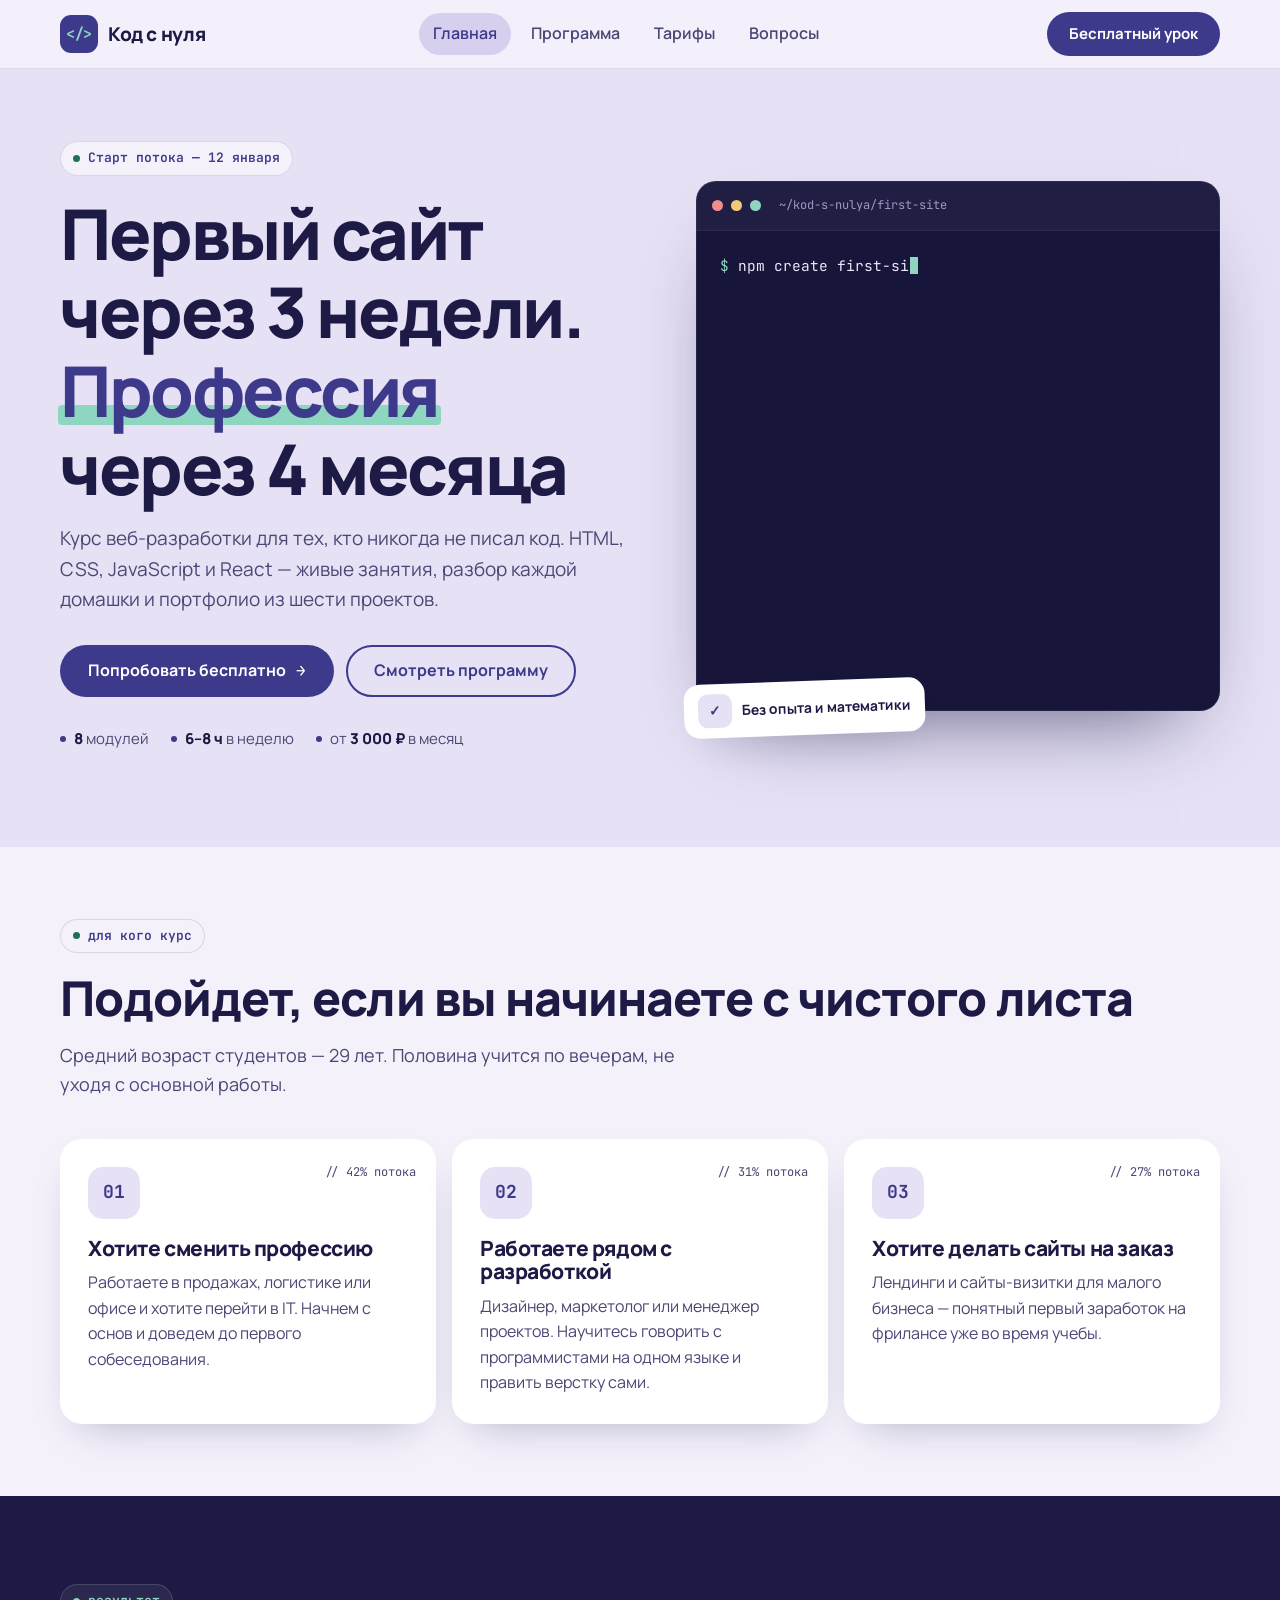
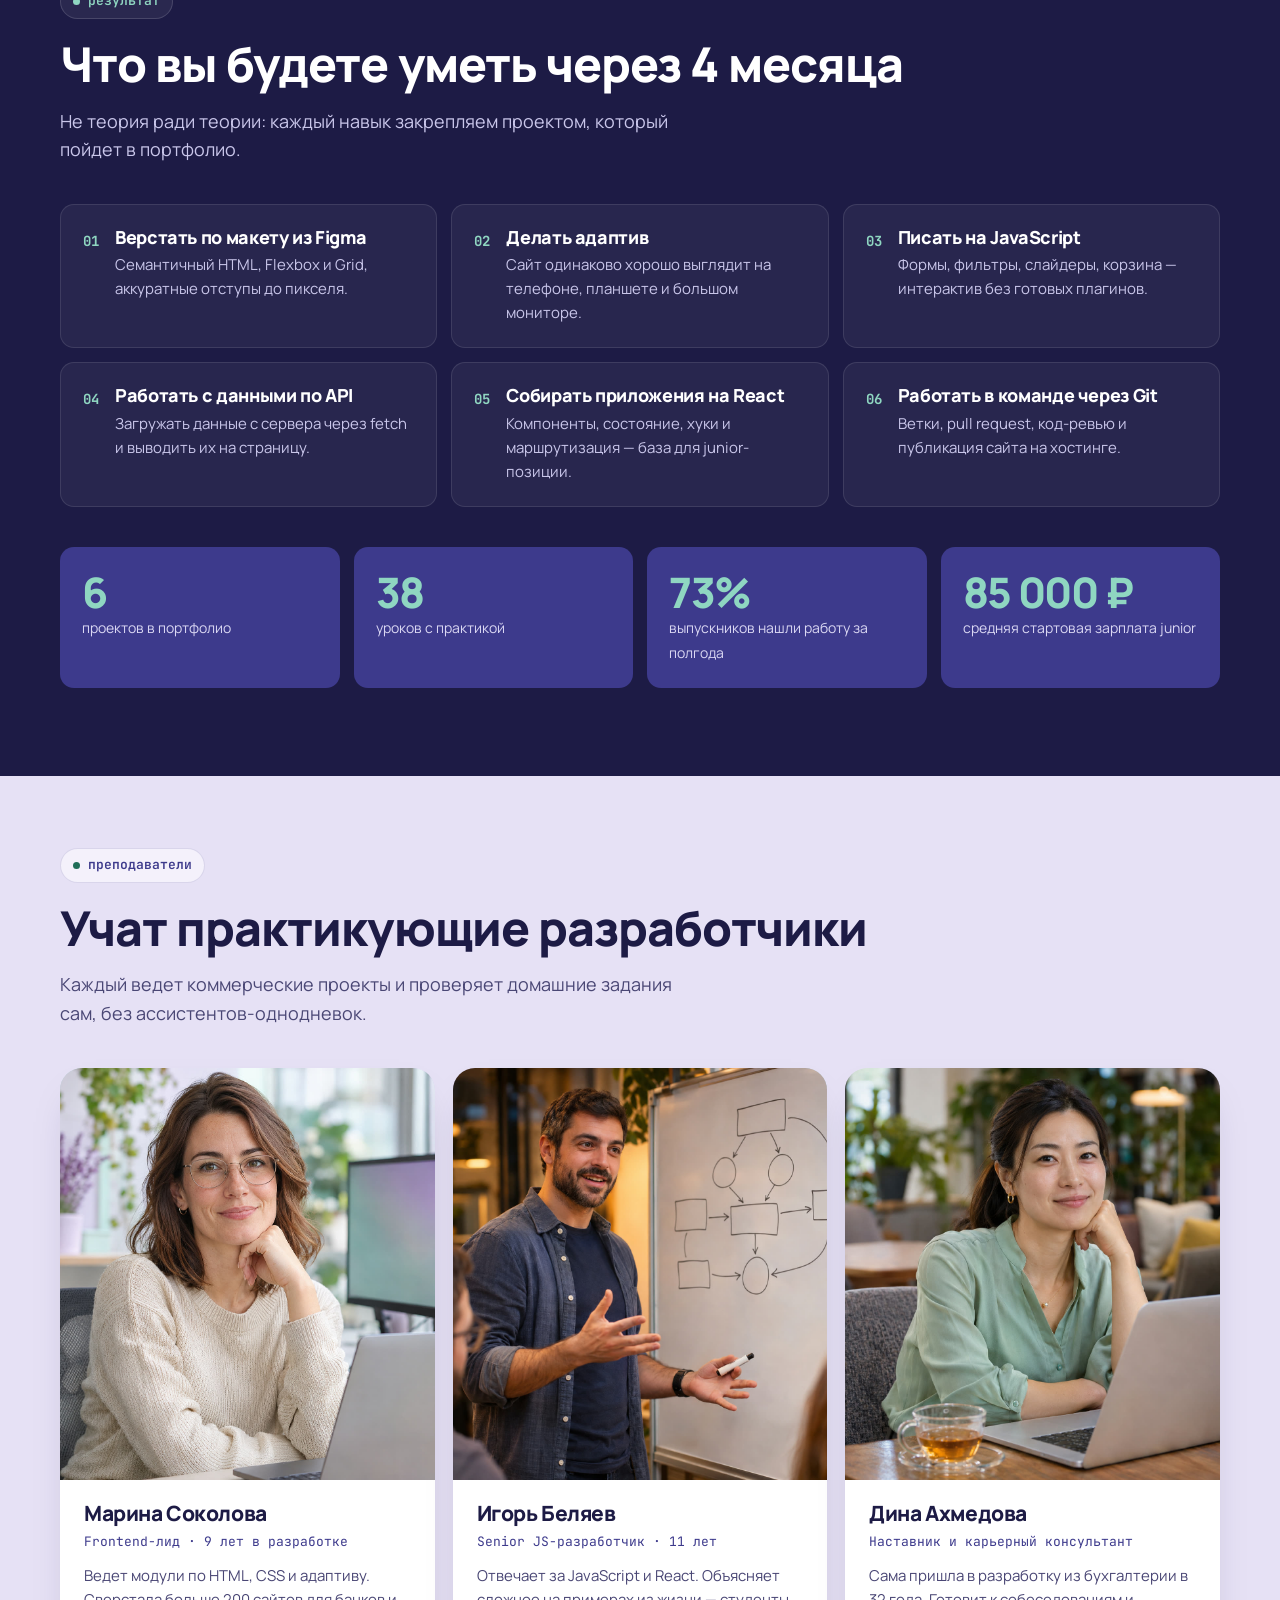
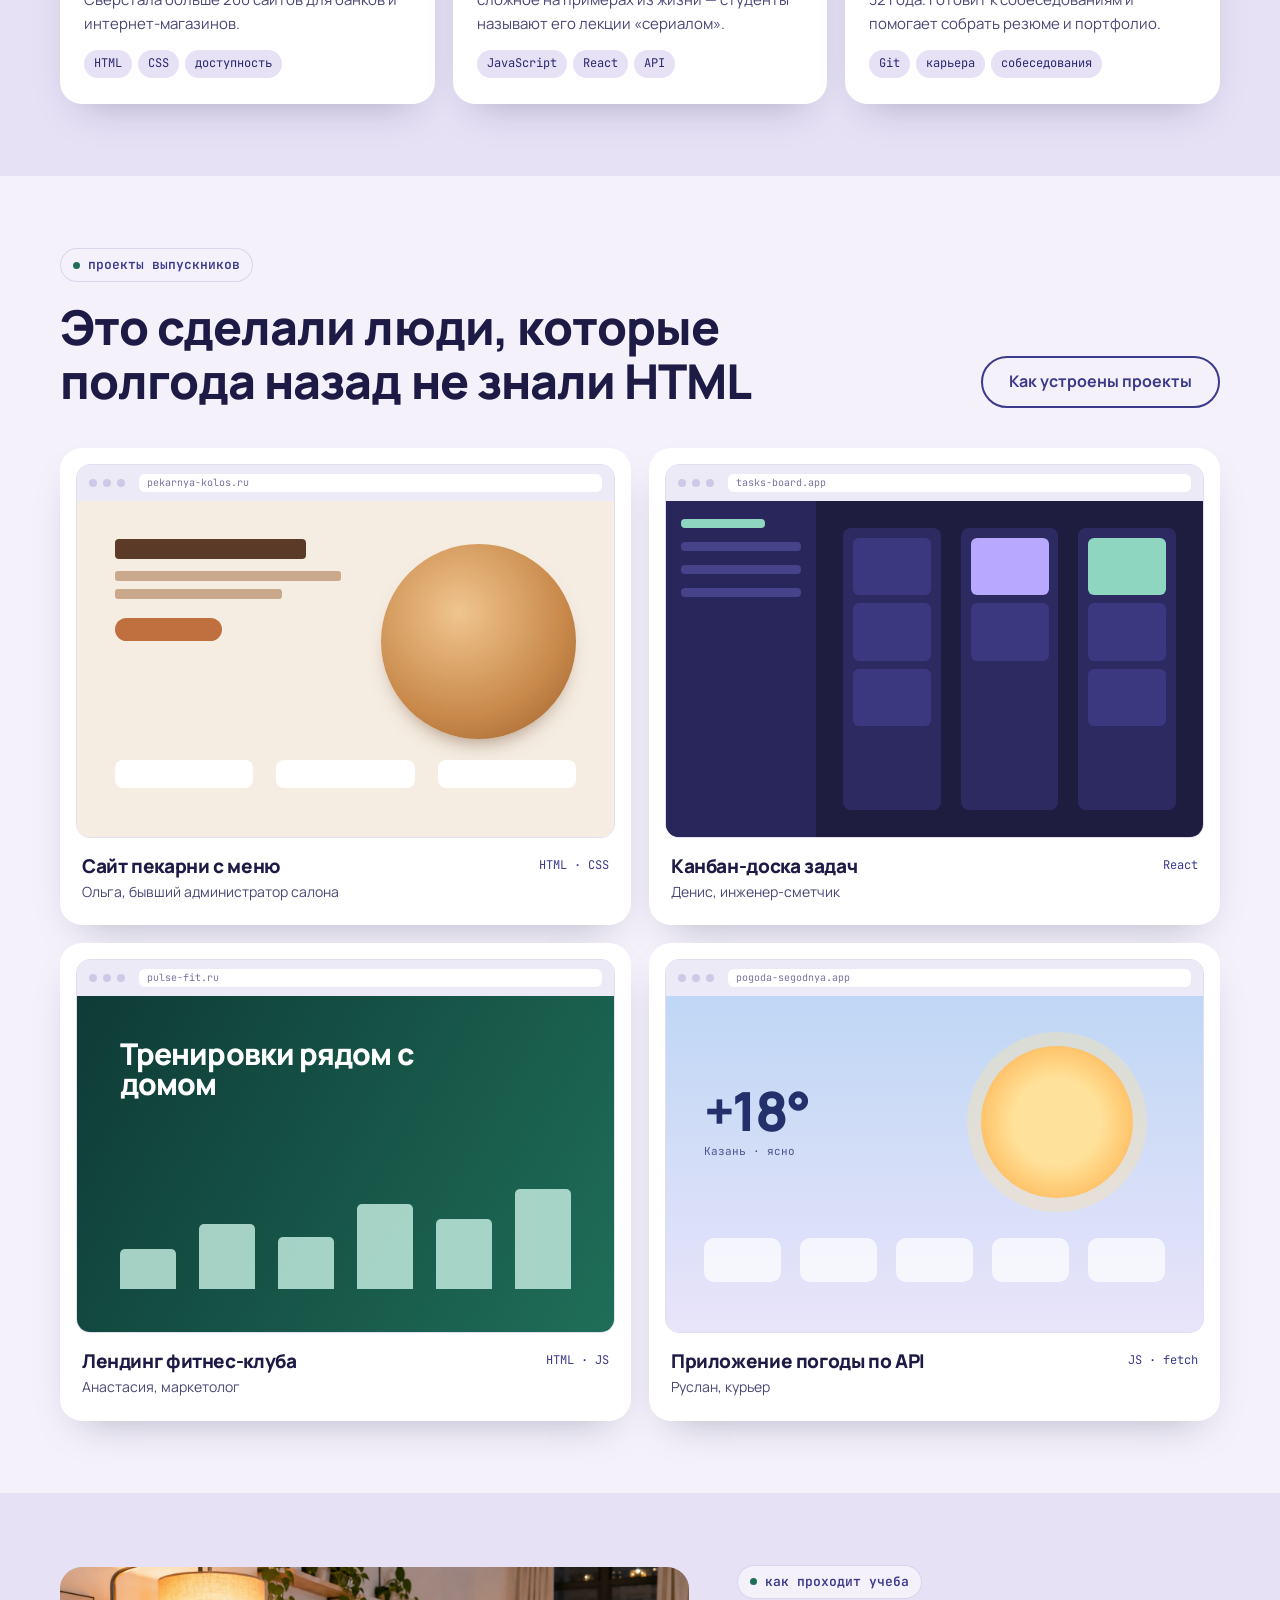
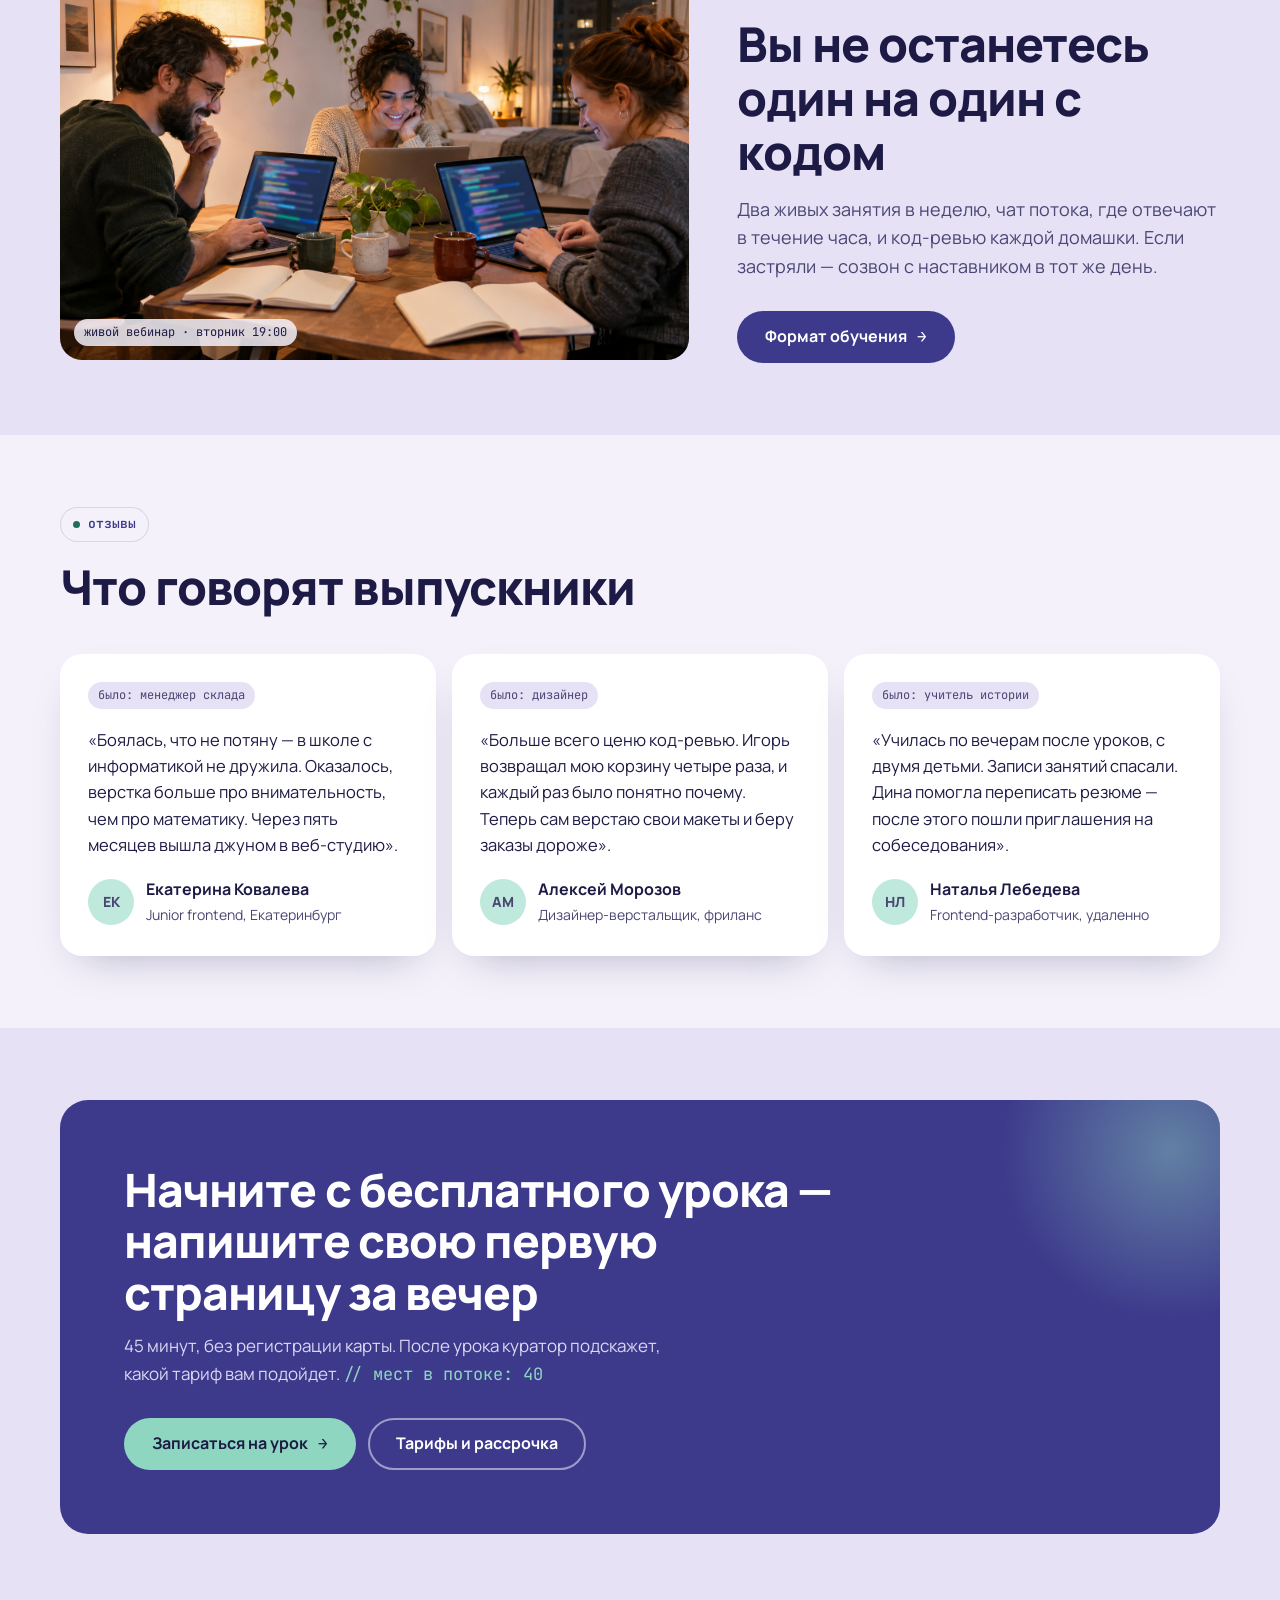
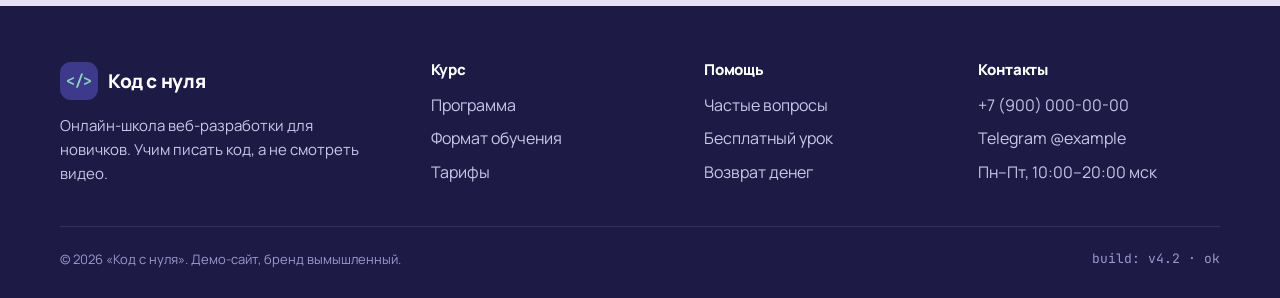
<file: 07-school/index.html>
<!doctype html>
<html lang="ru">
<head>
<meta charset="utf-8">
<meta name="viewport" content="width=device-width, initial-scale=1">
<title>Код с нуля — онлайн-курс веб-разработки для новичков</title>
<meta name="description" content="Курс веб-разработки с нуля за 4 месяца: HTML, CSS, JavaScript, React. Живые занятия, наставник, портфолио из 6 проектов.">
<link rel="preconnect" href="https://fonts.googleapis.com">
<link rel="preconnect" href="https://fonts.gstatic.com" crossorigin>
<link href="https://fonts.googleapis.com/css2?family=JetBrains+Mono:wght@400;600;700&family=Manrope:wght@400;500;600;700;800&display=swap" rel="stylesheet">
<link rel="stylesheet" href="style.css">
</head>
<body>
<div class="aura" aria-hidden="true"></div>

<header class="header">
  <div class="wrap">
    <a class="logo" href="index.html"><span class="logo-mark">&lt;/&gt;</span>Код с нуля</a>
    <nav class="nav" aria-label="Основная навигация">
      <a href="index.html" aria-current="page">Главная</a>
      <a href="program.html">Программа</a>
      <a href="pricing.html">Тарифы</a>
      <a href="pricing.html#faq">Вопросы</a>
    </nav>
    <a class="btn btn-primary header-cta" href="pricing.html#trial">Бесплатный урок</a>
    <button class="burger" aria-label="Меню" aria-expanded="false" aria-controls="mnav"><span></span></button>
  </div>
</header>
<nav class="mnav" id="mnav" aria-label="Мобильная навигация">
  <a href="index.html" aria-current="page">Главная</a>
  <a href="program.html">Программа</a>
  <a href="pricing.html">Тарифы</a>
  <a href="pricing.html#faq">Вопросы</a>
  <a class="btn btn-primary" href="pricing.html#trial">Бесплатный урок</a>
</nav>

<main>
  <!-- HERO -->
  <section class="hero">
    <div class="wrap hero-grid">
      <div>
        <span class="eyebrow">Старт потока — 12 января</span>
        <h1>Первый сайт через 3 недели. <span class="hl">Профессия</span> через 4 месяца</h1>
        <p class="lead">Курс веб-разработки для тех, кто никогда не писал код. HTML, CSS, JavaScript и React — живые занятия, разбор каждой домашки и портфолио из шести проектов.</p>
        <div class="hero-actions">
          <a class="btn btn-primary" href="pricing.html#trial">Попробовать бесплатно <span class="arr">→</span></a>
          <a class="btn btn-ghost" href="program.html">Смотреть программу</a>
        </div>
        <div class="hero-meta">
          <span><b>8</b> модулей</span>
          <span><b>6–8 ч</b> в неделю</span>
          <span>от <b>3 000 ₽</b> в месяц</span>
        </div>
      </div>
      <div class="hero-visual">
        <div class="hero-sticker"><b>✓</b>Без опыта и математики</div>
        <div class="terminal" id="terminal" aria-label="Пример кода в терминале">
          <div class="term-bar"><i></i><i></i><i></i><span>~/kod-s-nulya/first-site</span></div>
          <div class="term-body" id="termBody" aria-hidden="true"></div>
          <div class="term-badge" id="termBadge">Сайт опубликован</div>
        </div>
      </div>
    </div>
  </section>

  <!-- ДЛЯ КОГО -->
  <section class="section bg-light">
    <div class="wrap">
      <div class="head reveal">
        <span class="eyebrow">для кого курс</span>
        <h2 class="h2">Подойдет, если вы начинаете с чистого листа</h2>
        <p class="lead">Средний возраст студентов — 29 лет. Половина учится по вечерам, не уходя с основной работы.</p>
      </div>
      <div class="cards-3">
        <article class="card reveal">
          <span class="card-tag">// 42% потока</span>
          <div class="card-ico">01</div>
          <h3>Хотите сменить профессию</h3>
          <p>Работаете в продажах, логистике или офисе и хотите перейти в IT. Начнем с основ и доведем до первого собеседования.</p>
        </article>
        <article class="card reveal d1">
          <span class="card-tag">// 31% потока</span>
          <div class="card-ico">02</div>
          <h3>Работаете рядом с разработкой</h3>
          <p>Дизайнер, маркетолог или менеджер проектов. Научитесь говорить с программистами на одном языке и править верстку сами.</p>
        </article>
        <article class="card reveal d2">
          <span class="card-tag">// 27% потока</span>
          <div class="card-ico">03</div>
          <h3>Хотите делать сайты на заказ</h3>
          <p>Лендинги и сайты-визитки для малого бизнеса — понятный первый заработок на фрилансе уже во время учебы.</p>
        </article>
      </div>
    </div>
  </section>

  <!-- РЕЗУЛЬТАТ -->
  <section class="section-lg bg-dark">
    <div class="wrap">
      <div class="head reveal">
        <span class="eyebrow">результат</span>
        <h2 class="h2">Что вы будете уметь через 4 месяца</h2>
        <p class="lead">Не теория ради теории: каждый навык закрепляем проектом, который пойдет в портфолио.</p>
      </div>
      <div class="skills">
        <div class="skill reveal"><span class="num">01</span><div><h3>Верстать по макету из Figma</h3><p>Семантичный HTML, Flexbox и Grid, аккуратные отступы до пикселя.</p></div></div>
        <div class="skill reveal d1"><span class="num">02</span><div><h3>Делать адаптив</h3><p>Сайт одинаково хорошо выглядит на телефоне, планшете и большом мониторе.</p></div></div>
        <div class="skill reveal d2"><span class="num">03</span><div><h3>Писать на JavaScript</h3><p>Формы, фильтры, слайдеры, корзина — интерактив без готовых плагинов.</p></div></div>
        <div class="skill reveal"><span class="num">04</span><div><h3>Работать с данными по API</h3><p>Загружать данные с сервера через fetch и выводить их на страницу.</p></div></div>
        <div class="skill reveal d1"><span class="num">05</span><div><h3>Собирать приложения на React</h3><p>Компоненты, состояние, хуки и маршрутизация — база для junior-позиции.</p></div></div>
        <div class="skill reveal d2"><span class="num">06</span><div><h3>Работать в команде через Git</h3><p>Ветки, pull request, код-ревью и публикация сайта на хостинге.</p></div></div>
      </div>
      <div class="result-stats">
        <div class="stat reveal"><b>6</b><span>проектов в портфолио</span></div>
        <div class="stat reveal d1"><b>38</b><span>уроков с практикой</span></div>
        <div class="stat reveal d2"><b>73%</b><span>выпускников нашли работу за полгода</span></div>
        <div class="stat reveal d3"><b>85 000 ₽</b><span>средняя стартовая зарплата junior</span></div>
      </div>
    </div>
  </section>

  <!-- ПРЕПОДАВАТЕЛИ -->
  <section class="section">
    <div class="wrap">
      <div class="head reveal">
        <span class="eyebrow">преподаватели</span>
        <h2 class="h2">Учат практикующие разработчики</h2>
        <p class="lead">Каждый ведет коммерческие проекты и проверяет домашние задания сам, без ассистентов-однодневок.</p>
      </div>
      <div class="teachers">
        <article class="teacher reveal">
          <div class="ph"><span class="ph-initials">МС</span><img src="img/teacher-marina.jpg" alt="Марина Соколова, преподаватель верстки" loading="lazy" decoding="async" onerror="this.remove()"></div>
          <div class="teacher-body">
            <h3>Марина Соколова</h3>
            <div class="role">Frontend-лид · 9 лет в разработке</div>
            <p>Ведет модули по HTML, CSS и адаптиву. Сверстала больше 200 сайтов для банков и интернет-магазинов.</p>
            <div class="chips"><span class="chip">HTML</span><span class="chip">CSS</span><span class="chip">доступность</span></div>
          </div>
        </article>
        <article class="teacher reveal d1">
          <div class="ph"><span class="ph-initials">ИБ</span><img src="img/teacher-igor.jpg" alt="Игорь Беляев, преподаватель JavaScript" loading="lazy" decoding="async" onerror="this.remove()"></div>
          <div class="teacher-body">
            <h3>Игорь Беляев</h3>
            <div class="role">Senior JS-разработчик · 11 лет</div>
            <p>Отвечает за JavaScript и React. Объясняет сложное на примерах из жизни — студенты называют его лекции «сериалом».</p>
            <div class="chips"><span class="chip">JavaScript</span><span class="chip">React</span><span class="chip">API</span></div>
          </div>
        </article>
        <article class="teacher reveal d2">
          <div class="ph"><span class="ph-initials">ДА</span><img src="img/teacher-dina.jpg" alt="Дина Ахмедова, карьерный наставник" loading="lazy" decoding="async" onerror="this.remove()"></div>
          <div class="teacher-body">
            <h3>Дина Ахмедова</h3>
            <div class="role">Наставник и карьерный консультант</div>
            <p>Сама пришла в разработку из бухгалтерии в 32 года. Готовит к собеседованиям и помогает собрать резюме и портфолио.</p>
            <div class="chips"><span class="chip">Git</span><span class="chip">карьера</span><span class="chip">собеседования</span></div>
          </div>
        </article>
      </div>
    </div>
  </section>

  <!-- ПРОЕКТЫ -->
  <section class="section bg-light">
    <div class="wrap">
      <div class="head-row">
        <div class="head reveal">
          <span class="eyebrow">проекты выпускников</span>
          <h2 class="h2">Это сделали люди, которые<br>полгода назад не знали HTML</h2>
        </div>
        <a class="btn btn-ghost reveal" href="program.html">Как устроены проекты</a>
      </div>
      <div class="projects">
        <article class="project reveal">
          <div class="browser"><div class="b-bar"><i></i><i></i><i></i><span>pekarnya-kolos.ru</span></div>
            <div class="b-view m-bakery" aria-hidden="true">
              <div><div class="t1"></div><div class="t2"></div><div class="t3"></div><div class="btnm"></div></div>
              <div class="cir"></div>
              <div class="row"><div></div><div></div><div></div></div>
            </div>
          </div>
          <div class="project-meta"><div><h3>Сайт пекарни с меню</h3><div class="who">Ольга, бывший администратор салона</div></div><div class="stack">HTML · CSS</div></div>
        </article>
        <article class="project reveal d1">
          <div class="browser"><div class="b-bar"><i></i><i></i><i></i><span>tasks-board.app</span></div>
            <div class="b-view m-todo" aria-hidden="true">
              <div class="side"><div></div><div></div><div></div><div></div></div>
              <div class="main"><div class="col"><i></i><i></i><i></i></div><div class="col"><i></i><i></i></div><div class="col"><i></i><i></i><i></i></div></div>
            </div>
          </div>
          <div class="project-meta"><div><h3>Канбан-доска задач</h3><div class="who">Денис, инженер-сметчик</div></div><div class="stack">React</div></div>
        </article>
        <article class="project reveal">
          <div class="browser"><div class="b-bar"><i></i><i></i><i></i><span>pulse-fit.ru</span></div>
            <div class="b-view m-fit" aria-hidden="true">
              <div class="big">Тренировки рядом с домом</div>
              <div class="bars"><i style="height:40%"></i><i style="height:65%"></i><i style="height:52%"></i><i style="height:85%"></i><i style="height:70%"></i><i style="height:100%"></i></div>
            </div>
          </div>
          <div class="project-meta"><div><h3>Лендинг фитнес-клуба</h3><div class="who">Анастасия, маркетолог</div></div><div class="stack">HTML · JS</div></div>
        </article>
        <article class="project reveal d1">
          <div class="browser"><div class="b-bar"><i></i><i></i><i></i><span>pogoda-segodnya.app</span></div>
            <div class="b-view m-weather" aria-hidden="true">
              <div><div class="temp">+18°</div><div class="city">Казань · ясно</div></div>
              <div class="sun"></div>
              <div class="days"><div></div><div></div><div></div><div></div><div></div></div>
            </div>
          </div>
          <div class="project-meta"><div><h3>Приложение погоды по API</h3><div class="who">Руслан, курьер</div></div><div class="stack">JS · fetch</div></div>
        </article>
      </div>
    </div>
  </section>

  <!-- ФОТО-ПОЛОСА -->
  <section class="section">
    <div class="wrap photo-band">
      <div class="ph reveal"><img src="img/students.jpg" alt="Студенты занимаются за ноутбуками" loading="lazy" decoding="async" onerror="this.remove()"><span class="ph-label">живой вебинар · вторник 19:00</span></div>
      <div class="reveal d1">
        <span class="eyebrow">как проходит учеба</span>
        <h2 class="h2">Вы не останетесь один на один с кодом</h2>
        <p class="lead">Два живых занятия в неделю, чат потока, где отвечают в течение часа, и код-ревью каждой домашки. Если застряли — созвон с наставником в тот же день.</p>
        <div class="hero-actions"><a class="btn btn-primary" href="program.html#format">Формат обучения <span class="arr">→</span></a></div>
      </div>
    </div>
  </section>

  <!-- ОТЗЫВЫ -->
  <section class="section bg-light">
    <div class="wrap">
      <div class="head reveal">
        <span class="eyebrow">отзывы</span>
        <h2 class="h2">Что говорят выпускники</h2>
      </div>
      <div class="reviews">
        <article class="review reveal">
          <span class="before">было: менеджер склада</span>
          <blockquote>«Боялась, что не потяну — в школе с информатикой не дружила. Оказалось, верстка больше про внимательность, чем про математику. Через пять месяцев вышла джуном в веб-студию».</blockquote>
          <div class="review-who"><span class="ava">ЕК</span><div><b>Екатерина Ковалева</b><span>Junior frontend, Екатеринбург</span></div></div>
        </article>
        <article class="review reveal d1">
          <span class="before">было: дизайнер</span>
          <blockquote>«Больше всего ценю код-ревью. Игорь возвращал мою корзину четыре раза, и каждый раз было понятно почему. Теперь сам верстаю свои макеты и беру заказы дороже».</blockquote>
          <div class="review-who"><span class="ava">АМ</span><div><b>Алексей Морозов</b><span>Дизайнер-верстальщик, фриланс</span></div></div>
        </article>
        <article class="review reveal d2">
          <span class="before">было: учитель истории</span>
          <blockquote>«Училась по вечерам после уроков, с двумя детьми. Записи занятий спасали. Дина помогла переписать резюме — после этого пошли приглашения на собеседования».</blockquote>
          <div class="review-who"><span class="ava">НЛ</span><div><b>Наталья Лебедева</b><span>Frontend-разработчик, удаленно</span></div></div>
        </article>
      </div>
    </div>
  </section>

  <!-- CTA -->
  <section class="section">
    <div class="wrap">
      <div class="cta reveal">
        <h2>Начните с бесплатного урока — напишите свою первую страницу за вечер</h2>
        <p>45 минут, без регистрации карты. После урока куратор подскажет, какой тариф вам подойдет. <code>// мест в потоке: 40</code></p>
        <div class="hero-actions">
          <a class="btn btn-mint" href="pricing.html#trial">Записаться на урок <span class="arr">→</span></a>
          <a class="btn btn-ghost-light btn" href="pricing.html">Тарифы и рассрочка</a>
        </div>
      </div>
    </div>
  </section>
</main>

<footer class="footer">
  <div class="wrap">
    <div class="footer-grid">
      <div>
        <a class="logo" href="index.html"><span class="logo-mark">&lt;/&gt;</span>Код с нуля</a>
        <p>Онлайн-школа веб-разработки для новичков. Учим писать код, а не смотреть видео.</p>
      </div>
      <div><h4>Курс</h4><ul><li><a href="program.html">Программа</a></li><li><a href="program.html#format">Формат обучения</a></li><li><a href="pricing.html">Тарифы</a></li></ul></div>
      <div><h4>Помощь</h4><ul><li><a href="pricing.html#faq">Частые вопросы</a></li><li><a href="pricing.html#trial">Бесплатный урок</a></li><li><a href="pricing.html#faq">Возврат денег</a></li></ul></div>
      <div><h4>Контакты</h4><ul><li><a href="tel:+79000000000">+7 (900) 000-00-00</a></li><li><a href="#">Telegram @example</a></li><li>Пн–Пт, 10:00–20:00 мск</li></ul></div>
    </div>
    <div class="footer-bottom"><span>© 2026 «Код с нуля». Демо-сайт, бренд вымышленный.</span><span class="mono">build: v4.2 · ok</span></div>
  </div>
</footer>
<script src="script.js"></script>
</body>
</html>
</file>
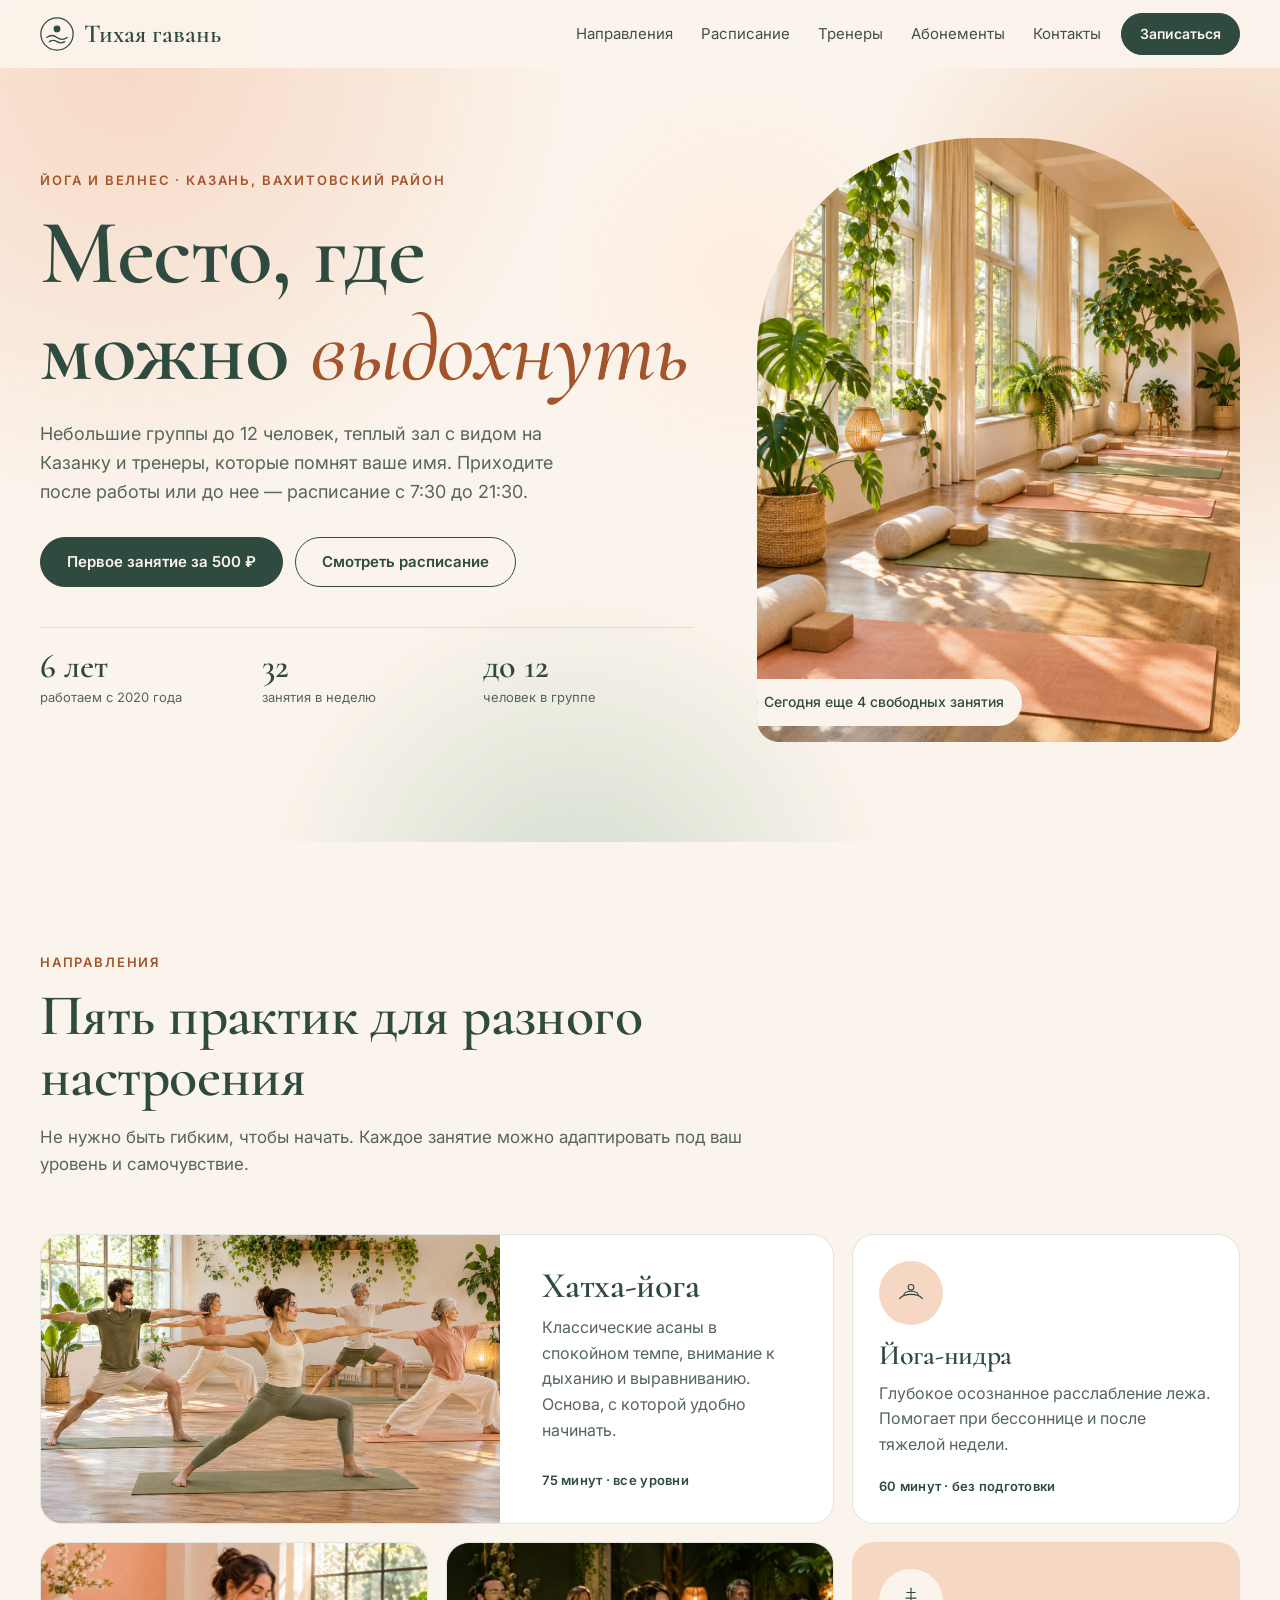
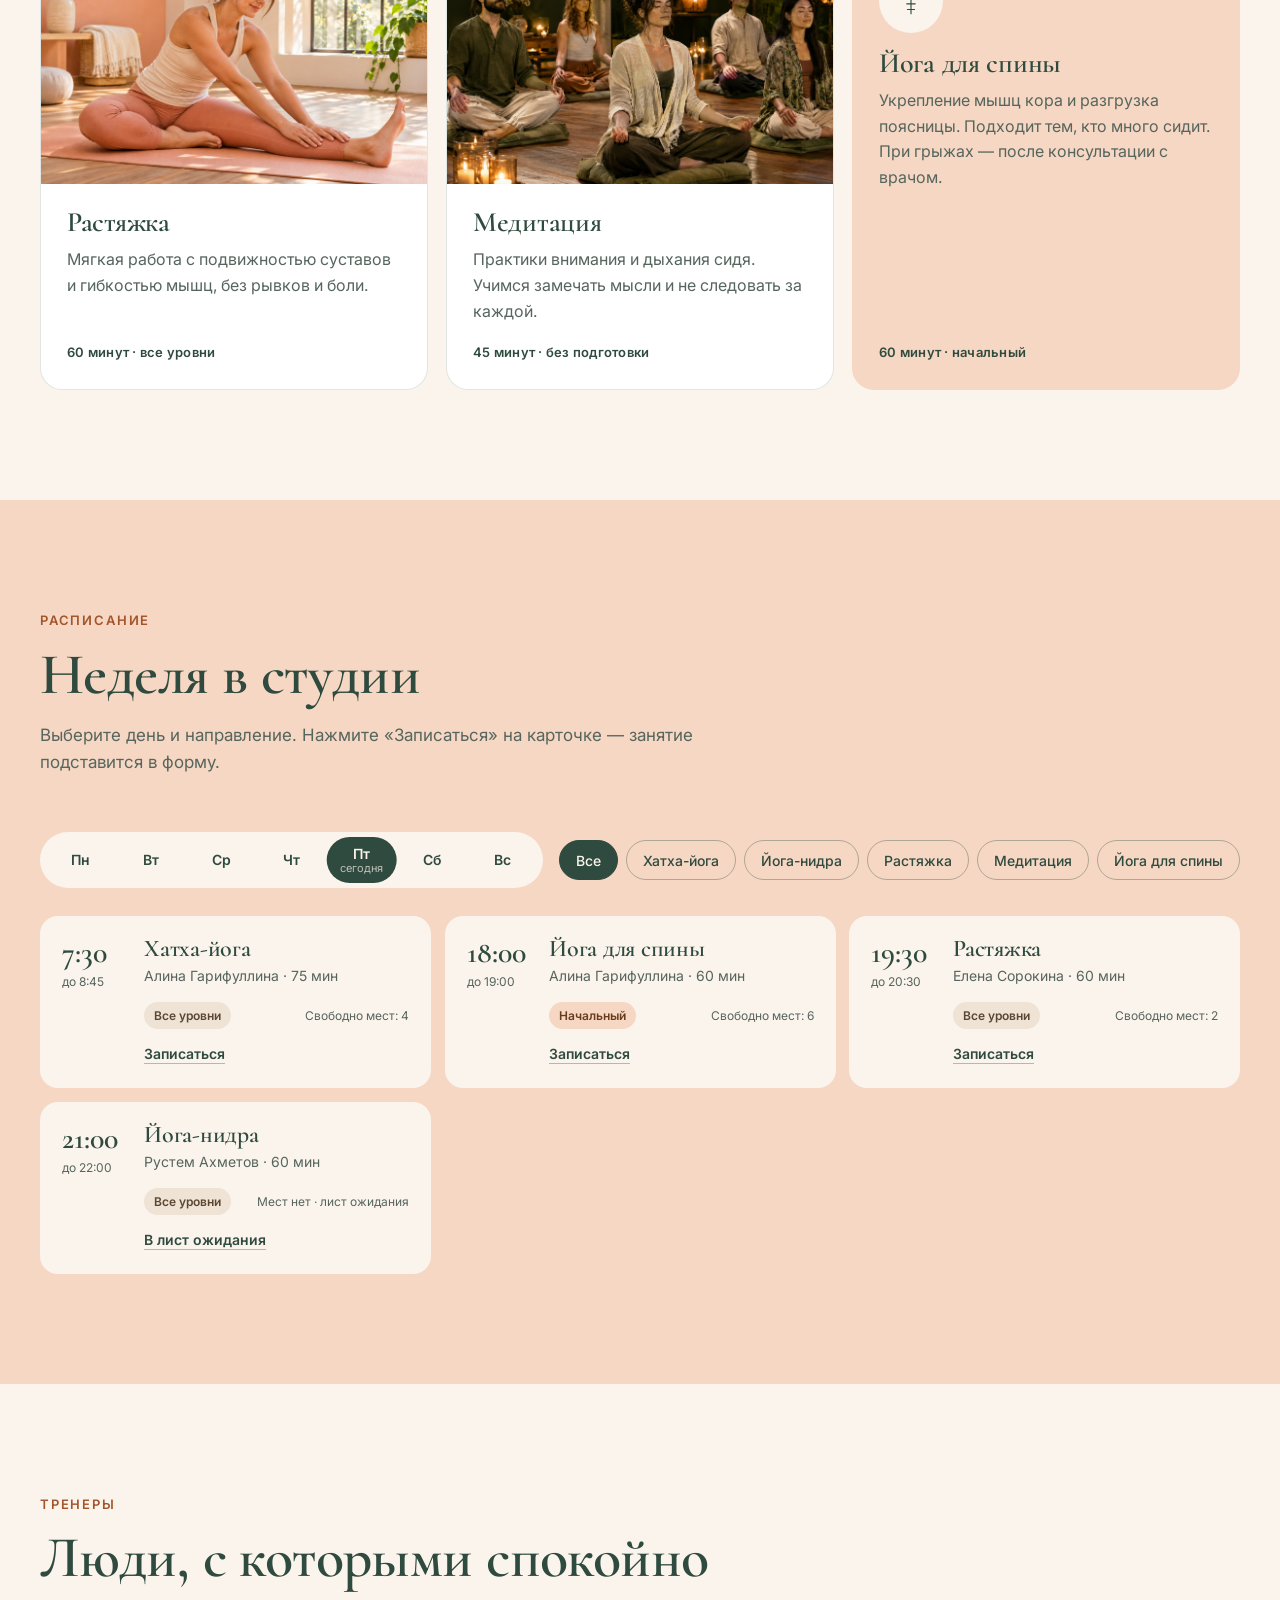
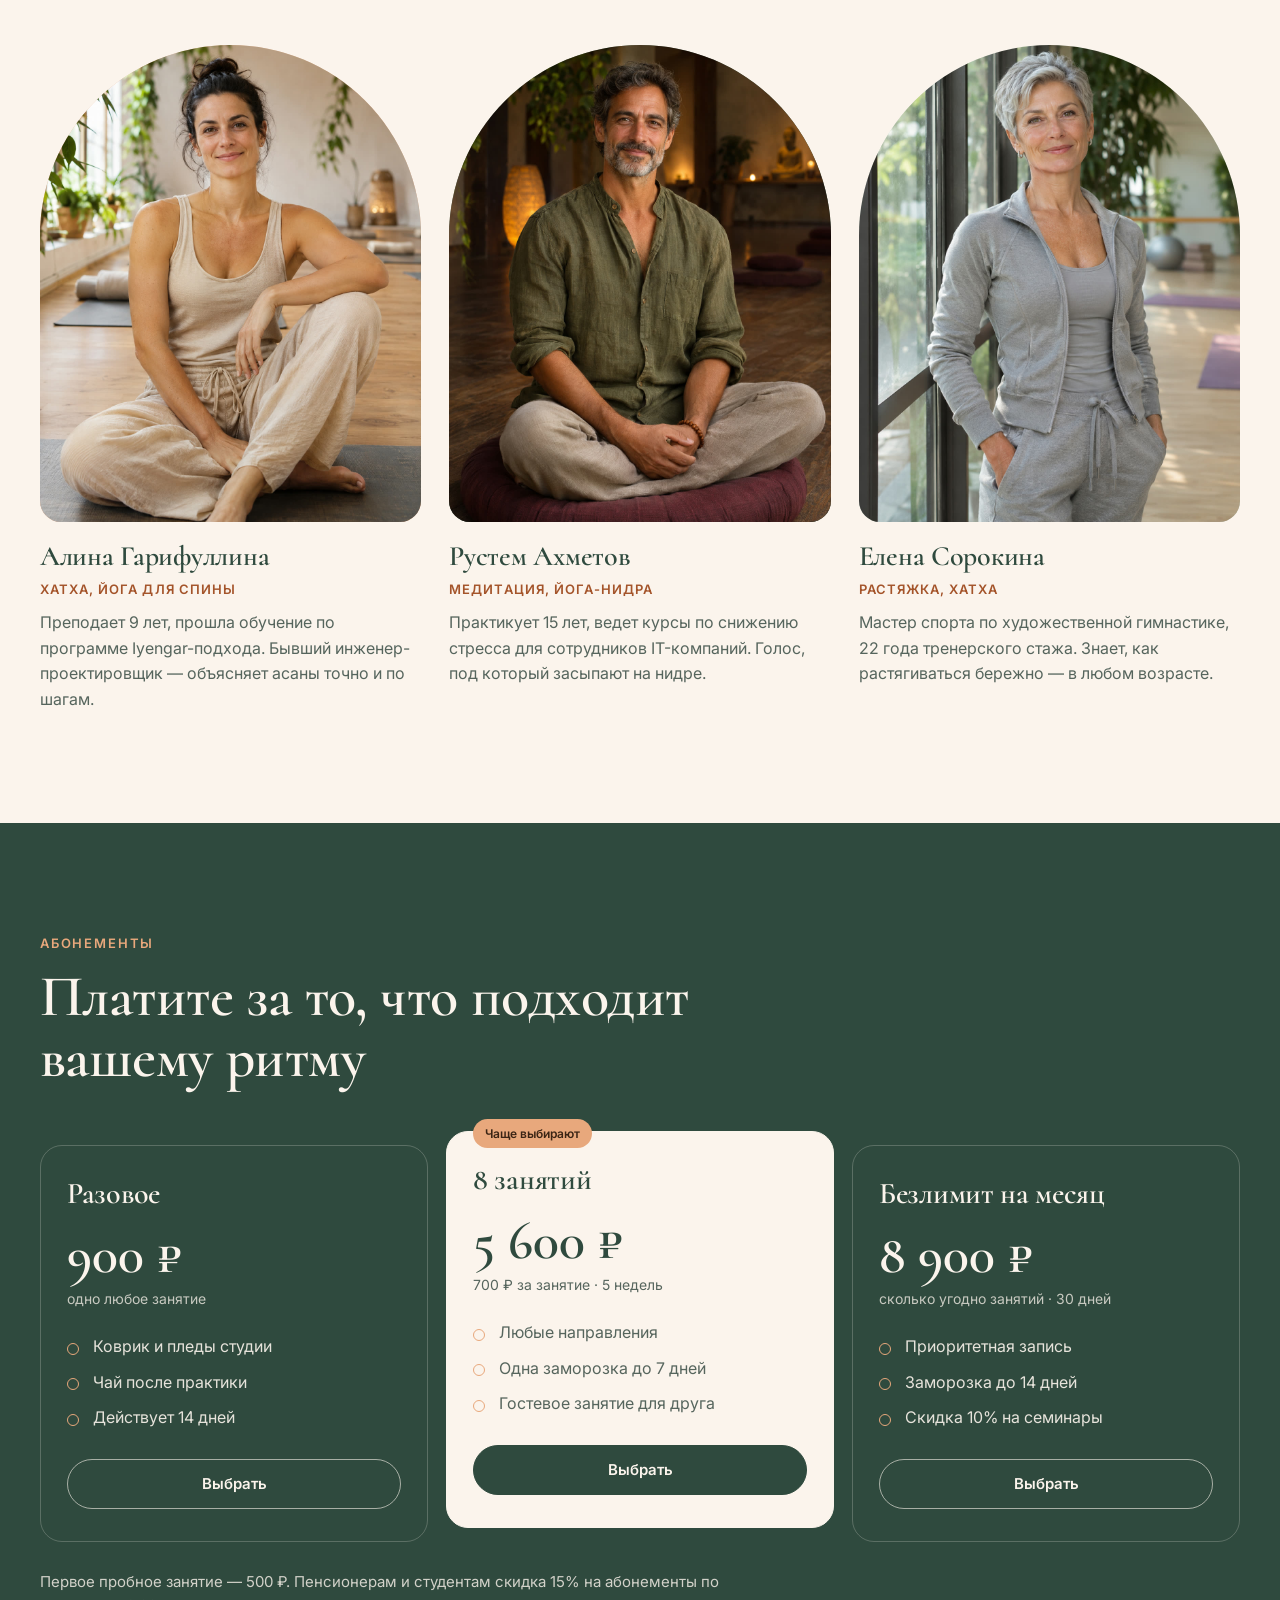
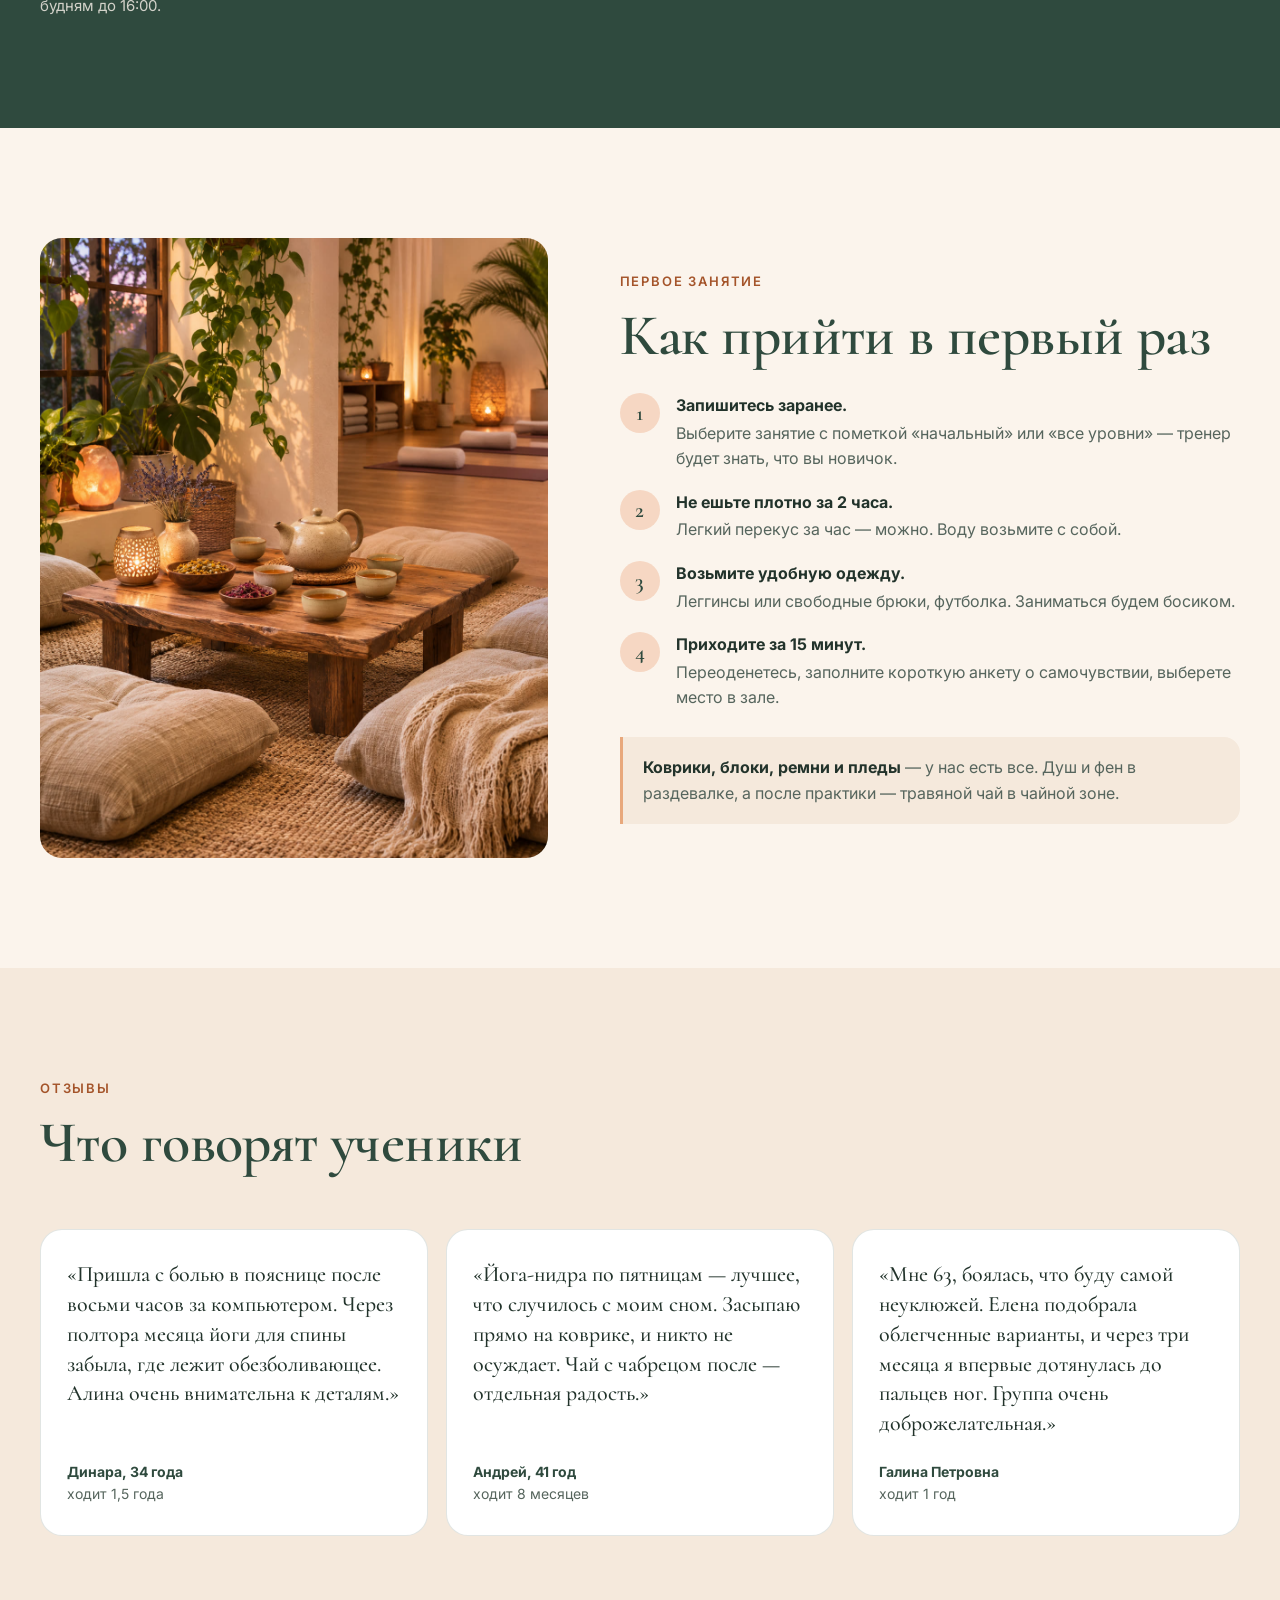
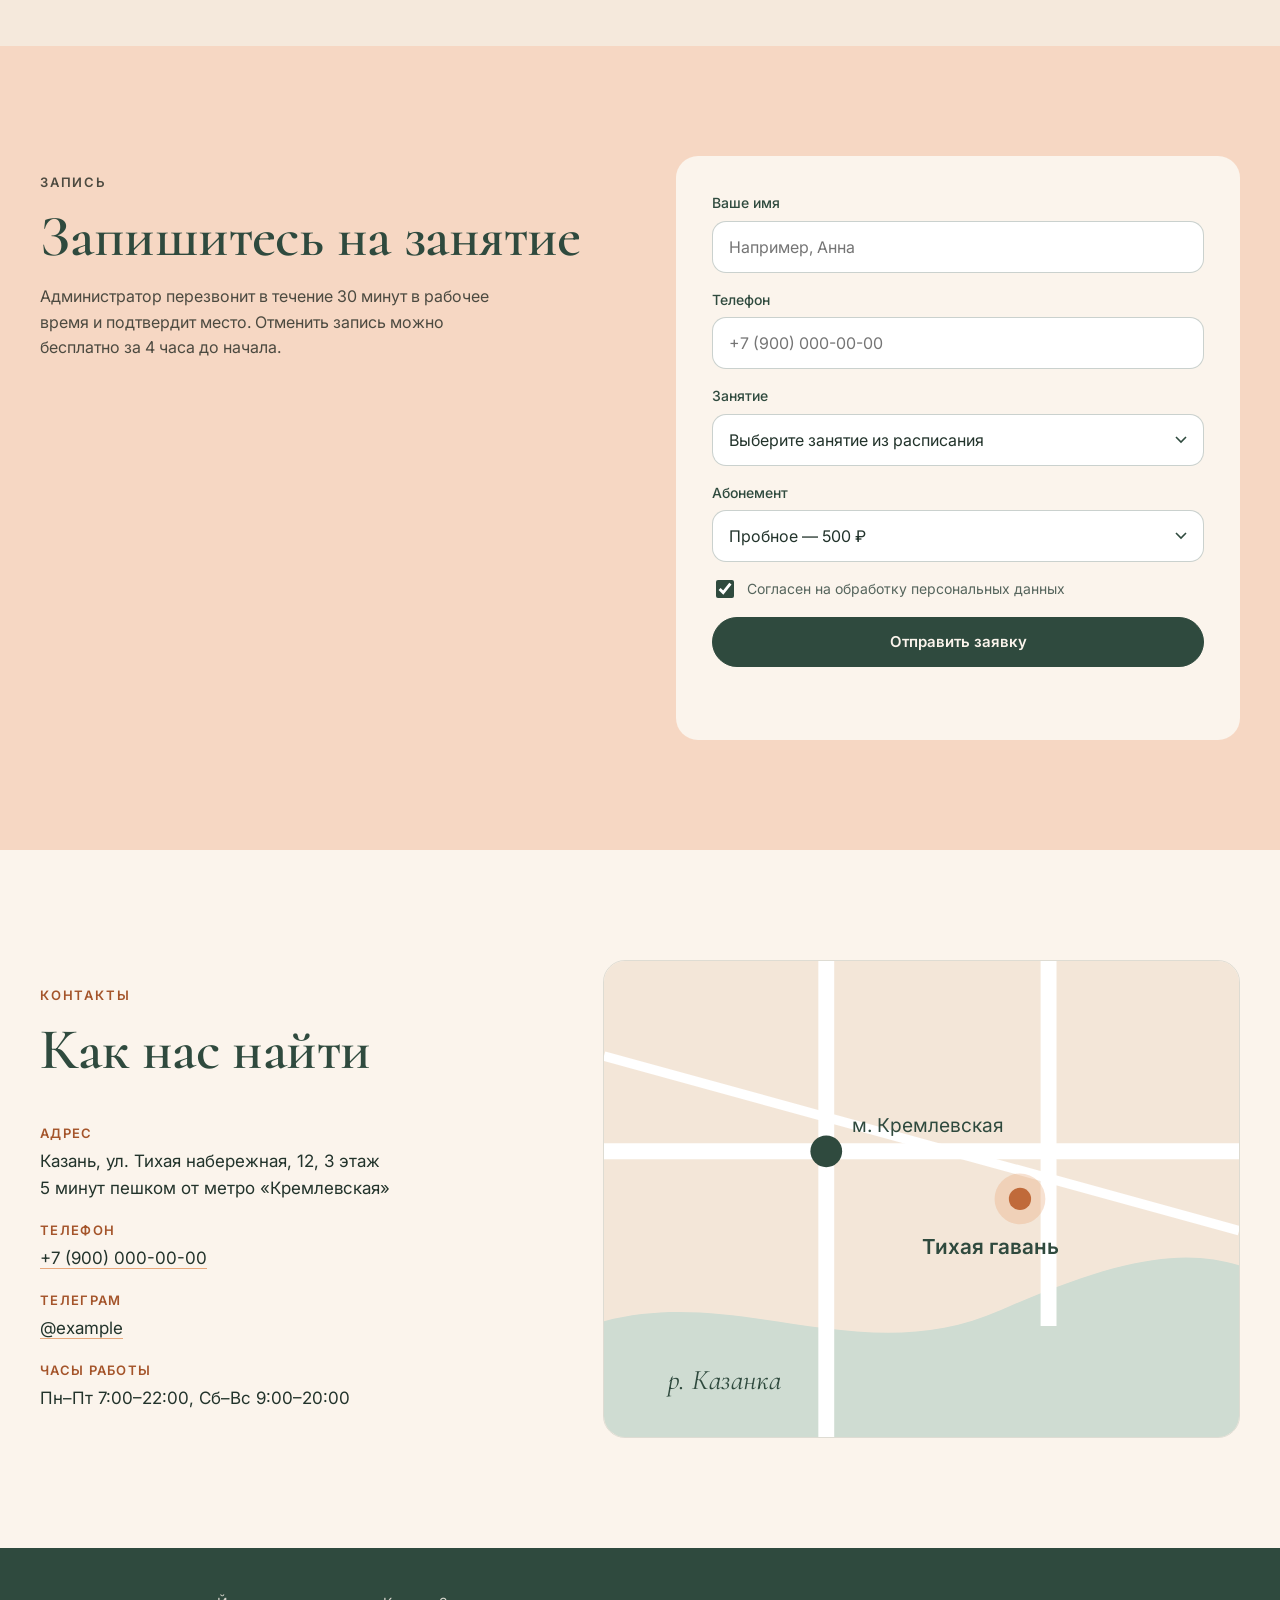
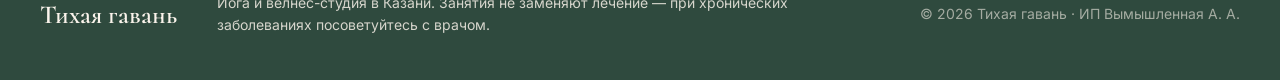
<file: 08-yoga/index.html>
<!doctype html>
<html lang="ru">
<head>
<meta charset="utf-8">
<meta name="viewport" content="width=device-width, initial-scale=1">
<title>Тихая гавань — йога и велнес-студия в Казани</title>
<meta name="description" content="Студия йоги «Тихая гавань» в Казани: хатха, йога-нидра, растяжка, медитация и йога для спины. Расписание на неделю, абонементы, запись на первое занятие.">
<link rel="preconnect" href="https://fonts.googleapis.com">
<link rel="preconnect" href="https://fonts.gstatic.com" crossorigin>
<link href="https://fonts.googleapis.com/css2?family=Cormorant:ital,wght@0,500;0,600;0,700;1,500&family=Inter:wght@400;500;600&display=swap" rel="stylesheet">
<link rel="stylesheet" href="style.css">
</head>
<body>
<header class="header" id="top">
  <div class="wrap header__in">
    <a href="#top" class="logo" aria-label="Тихая гавань — на главную">
      <svg viewBox="0 0 40 40" aria-hidden="true"><circle cx="20" cy="20" r="19" fill="none" stroke="currentColor" stroke-width="1.5"/><path d="M8 24c4-3 8-3 12 0s8 3 12 0M11 29c3-2 6-2 9 0s6 2 9 0" fill="none" stroke="currentColor" stroke-width="1.5" stroke-linecap="round"/><circle cx="20" cy="14" r="4" fill="currentColor"/></svg>
      <span>Тихая гавань</span>
    </a>
    <nav class="nav" id="nav" aria-label="Основное меню">
      <a href="#practices">Направления</a>
      <a href="#schedule">Расписание</a>
      <a href="#team">Тренеры</a>
      <a href="#prices">Абонементы</a>
      <a href="#contacts">Контакты</a>
    </nav>
    <a href="#signup" class="btn btn--sm header__cta">Записаться</a>
    <button class="burger" id="burger" aria-label="Открыть меню" aria-expanded="false" aria-controls="nav"><span></span><span></span></button>
  </div>
</header>

<main>
<section class="hero" id="hero">
  <div class="blobs" aria-hidden="true">
    <span class="blob blob--1"></span><span class="blob blob--2"></span><span class="blob blob--3"></span><span class="blob blob--4"></span>
  </div>
  <div class="wrap hero__in">
    <div class="hero__text">
      <p class="eyebrow">Йога и велнес · Казань, Вахитовский район</p>
      <h1>Место, где можно <em>выдохнуть</em></h1>
      <p class="lead">Небольшие группы до 12 человек, теплый зал с видом на Казанку и тренеры, которые помнят ваше имя. Приходите после работы или до нее — расписание с 7:30 до 21:30.</p>
      <div class="hero__btns">
        <a href="#signup" class="btn">Первое занятие за 500 ₽</a>
        <a href="#schedule" class="btn btn--ghost">Смотреть расписание</a>
      </div>
      <ul class="hero__facts">
        <li><b>6 лет</b><span>работаем с 2020 года</span></li>
        <li><b>32</b><span>занятия в неделю</span></li>
        <li><b>до 12</b><span>человек в группе</span></li>
      </ul>
    </div>
    <figure class="hero__photo ph ph--hero">
      <img src="img/hero.jpg" alt="Светлый зал студии с ковриками и растениями в утреннем свете" width="1200" height="1500" onerror="this.classList.add('is-missing')">
      <figcaption class="hero__badge"><span class="dot"></span>Сегодня еще 4 свободных занятия</figcaption>
    </figure>
  </div>
</section>

<section class="section" id="practices">
  <div class="wrap">
    <div class="head">
      <p class="eyebrow">Направления</p>
      <h2>Пять практик для разного настроения</h2>
      <p class="head__sub">Не нужно быть гибким, чтобы начать. Каждое занятие можно адаптировать под ваш уровень и самочувствие.</p>
    </div>
    <div class="practices">
      <article class="pcard pcard--wide">
        <div class="ph ph--a"><img src="img/practice-hatha.jpg" alt="Группа выполняет позу воина на хатха-йоге" loading="lazy" decoding="async" onerror="this.classList.add('is-missing')"></div>
        <div class="pcard__body">
          <h3>Хатха-йога</h3>
          <p>Классические асаны в спокойном темпе, внимание к дыханию и выравниванию. Основа, с которой удобно начинать.</p>
          <p class="pcard__meta">75 минут · все уровни</p>
        </div>
      </article>
      <article class="pcard">
        <div class="pcard__icon" aria-hidden="true"><svg viewBox="0 0 48 48"><path d="M8 32c6-8 26-8 32 0" /><path d="M14 26c2-6 18-6 20 0"/><circle cx="24" cy="16" r="4"/></svg></div>
        <h3>Йога-нидра</h3>
        <p>Глубокое осознанное расслабление лежа. Помогает при бессоннице и после тяжелой недели.</p>
        <p class="pcard__meta">60 минут · без подготовки</p>
      </article>
      <article class="pcard">
        <div class="ph ph--b"><img src="img/practice-stretch.jpg" alt="Девушка на растяжке у окна" loading="lazy" decoding="async" onerror="this.classList.add('is-missing')"></div>
        <div class="pcard__body">
          <h3>Растяжка</h3>
          <p>Мягкая работа с подвижностью суставов и гибкостью мышц, без рывков и боли.</p>
          <p class="pcard__meta">60 минут · все уровни</p>
        </div>
      </article>
      <article class="pcard">
        <div class="ph ph--c"><img src="img/practice-meditation.jpg" alt="Медитация в зале со свечами" loading="lazy" decoding="async" onerror="this.classList.add('is-missing')"></div>
        <div class="pcard__body">
          <h3>Медитация</h3>
          <p>Практики внимания и дыхания сидя. Учимся замечать мысли и не следовать за каждой.</p>
          <p class="pcard__meta">45 минут · без подготовки</p>
        </div>
      </article>
      <article class="pcard pcard--accent">
        <div class="pcard__icon" aria-hidden="true"><svg viewBox="0 0 48 48"><path d="M24 6v36"/><path d="M18 12h12M17 20h14M18 28h12M19 36h10"/></svg></div>
        <h3>Йога для спины</h3>
        <p>Укрепление мышц кора и разгрузка поясницы. Подходит тем, кто много сидит. При грыжах — после консультации с врачом.</p>
        <p class="pcard__meta">60 минут · начальный</p>
      </article>
    </div>
  </div>
</section>

<section class="section section--peach" id="schedule">
  <div class="wrap">
    <div class="head">
      <p class="eyebrow">Расписание</p>
      <h2>Неделя в студии</h2>
      <p class="head__sub">Выберите день и направление. Нажмите «Записаться» на карточке — занятие подставится в форму.</p>
    </div>
    <div class="sched-controls">
      <div class="days" role="tablist" aria-label="Дни недели" id="days"></div>
      <div class="filters" role="group" aria-label="Фильтр по направлению" id="filters"></div>
    </div>
    <div class="sched" id="sched" aria-live="polite"></div>
  </div>
</section>

<section class="section" id="team">
  <div class="wrap">
    <div class="head">
      <p class="eyebrow">Тренеры</p>
      <h2>Люди, с которыми спокойно</h2>
    </div>
    <div class="team">
      <article class="tcard">
        <div class="ph ph--t1"><img src="img/trainer-alina.jpg" alt="Алина Гарифуллина, тренер по хатха-йоге" loading="lazy" decoding="async" onerror="this.classList.add('is-missing')"></div>
        <h3>Алина Гарифуллина</h3>
        <p class="tcard__role">Хатха, йога для спины</p>
        <p>Преподает 9 лет, прошла обучение по программе Iyengar-подхода. Бывший инженер-проектировщик — объясняет асаны точно и по шагам.</p>
      </article>
      <article class="tcard">
        <div class="ph ph--t2"><img src="img/trainer-rustem.jpg" alt="Рустем Ахметов, тренер по медитации и йога-нидре" loading="lazy" decoding="async" onerror="this.classList.add('is-missing')"></div>
        <h3>Рустем Ахметов</h3>
        <p class="tcard__role">Медитация, йога-нидра</p>
        <p>Практикует 15 лет, ведет курсы по снижению стресса для сотрудников IT-компаний. Голос, под который засыпают на нидре.</p>
      </article>
      <article class="tcard">
        <div class="ph ph--t3"><img src="img/trainer-elena.jpg" alt="Елена Сорокина, тренер по растяжке" loading="lazy" decoding="async" onerror="this.classList.add('is-missing')"></div>
        <h3>Елена Сорокина</h3>
        <p class="tcard__role">Растяжка, хатха</p>
        <p>Мастер спорта по художественной гимнастике, 22 года тренерского стажа. Знает, как растягиваться бережно — в любом возрасте.</p>
      </article>
    </div>
  </div>
</section>

<section class="section section--green" id="prices">
  <div class="wrap">
    <div class="head head--light">
      <p class="eyebrow">Абонементы</p>
      <h2>Платите за то, что подходит вашему ритму</h2>
    </div>
    <div class="prices">
      <article class="price">
        <h3>Разовое</h3>
        <p class="price__val">900 ₽</p>
        <p class="price__note">одно любое занятие</p>
        <ul><li>Коврик и пледы студии</li><li>Чай после практики</li><li>Действует 14 дней</li></ul>
        <a href="#signup" class="btn btn--ghost-light" data-plan="Разовое">Выбрать</a>
      </article>
      <article class="price price--hit">
        <span class="price__tag">Чаще выбирают</span>
        <h3>8 занятий</h3>
        <p class="price__val">5 600 ₽</p>
        <p class="price__note">700 ₽ за занятие · 5 недель</p>
        <ul><li>Любые направления</li><li>Одна заморозка до 7 дней</li><li>Гостевое занятие для друга</li></ul>
        <a href="#signup" class="btn" data-plan="8 занятий">Выбрать</a>
      </article>
      <article class="price">
        <h3>Безлимит на месяц</h3>
        <p class="price__val">8 900 ₽</p>
        <p class="price__note">сколько угодно занятий · 30 дней</p>
        <ul><li>Приоритетная запись</li><li>Заморозка до 14 дней</li><li>Скидка 10% на семинары</li></ul>
        <a href="#signup" class="btn btn--ghost-light" data-plan="Безлимит на месяц">Выбрать</a>
      </article>
    </div>
    <p class="prices__foot">Первое пробное занятие — 500 ₽. Пенсионерам и студентам скидка 15% на абонементы по будням до 16:00.</p>
  </div>
</section>

<section class="section" id="first">
  <div class="wrap first">
    <div class="first__photo ph ph--tea"><img src="img/interior-tea.jpg" alt="Чайная зона студии с низким столиком и чайником" loading="lazy" decoding="async" onerror="this.classList.add('is-missing')"></div>
    <div class="first__text">
      <p class="eyebrow">Первое занятие</p>
      <h2>Как прийти в первый раз</h2>
      <ol class="steps">
        <li><b>Запишитесь заранее.</b> Выберите занятие с пометкой «начальный» или «все уровни» — тренер будет знать, что вы новичок.</li>
        <li><b>Не ешьте плотно за 2 часа.</b> Легкий перекус за час — можно. Воду возьмите с собой.</li>
        <li><b>Возьмите удобную одежду.</b> Леггинсы или свободные брюки, футболка. Заниматься будем босиком.</li>
        <li><b>Приходите за 15 минут.</b> Переоденетесь, заполните короткую анкету о самочувствии, выберете место в зале.</li>
      </ol>
      <div class="first__note">
        <p><b>Коврики, блоки, ремни и пледы</b> — у нас есть все. Душ и фен в раздевалке, а после практики — травяной чай в чайной зоне.</p>
      </div>
    </div>
  </div>
</section>

<section class="section section--cream" id="reviews">
  <div class="wrap">
    <div class="head">
      <p class="eyebrow">Отзывы</p>
      <h2>Что говорят ученики</h2>
    </div>
    <div class="reviews">
      <blockquote class="review">
        <p>Пришла с болью в пояснице после восьми часов за компьютером. Через полтора месяца йоги для спины забыла, где лежит обезболивающее. Алина очень внимательна к деталям.</p>
        <footer><b>Динара, 34 года</b><span>ходит 1,5 года</span></footer>
      </blockquote>
      <blockquote class="review">
        <p>Йога-нидра по пятницам — лучшее, что случилось с моим сном. Засыпаю прямо на коврике, и никто не осуждает. Чай с чабрецом после — отдельная радость.</p>
        <footer><b>Андрей, 41 год</b><span>ходит 8 месяцев</span></footer>
      </blockquote>
      <blockquote class="review">
        <p>Мне 63, боялась, что буду самой неуклюжей. Елена подобрала облегченные варианты, и через три месяца я впервые дотянулась до пальцев ног. Группа очень доброжелательная.</p>
        <footer><b>Галина Петровна</b><span>ходит 1 год</span></footer>
      </blockquote>
    </div>
  </div>
</section>

<section class="section section--peach" id="signup">
  <div class="wrap signup">
    <div class="signup__text">
      <p class="eyebrow">Запись</p>
      <h2>Запишитесь на занятие</h2>
      <p>Администратор перезвонит в течение 30 минут в рабочее время и подтвердит место. Отменить запись можно бесплатно за 4 часа до начала.</p>
      <div class="signup__chosen" id="chosen" hidden></div>
    </div>
    <form class="form" id="form" novalidate>
      <label class="field"><span>Ваше имя</span><input type="text" name="name" required autocomplete="name" placeholder="Например, Анна"></label>
      <label class="field"><span>Телефон</span><input type="tel" name="phone" required autocomplete="tel" placeholder="+7 (900) 000-00-00" inputmode="tel"></label>
      <label class="field"><span>Занятие</span><select name="lesson" id="lesson" required><option value="">Выберите занятие из расписания</option></select></label>
      <label class="field"><span>Абонемент</span><select name="plan" id="plan"><option>Пробное — 500 ₽</option><option>Разовое</option><option>8 занятий</option><option>Безлимит на месяц</option></select></label>
      <label class="check"><input type="checkbox" name="agree" required checked><span>Согласен на обработку персональных данных</span></label>
      <button type="submit" class="btn btn--full">Отправить заявку</button>
      <p class="form__msg" id="formMsg" role="status"></p>
    </form>
  </div>
</section>

<section class="section" id="contacts">
  <div class="wrap contacts">
    <div>
      <p class="eyebrow">Контакты</p>
      <h2>Как нас найти</h2>
      <dl class="cinfo">
        <dt>Адрес</dt><dd>Казань, ул. Тихая набережная, 12, 3 этаж<br>5 минут пешком от метро «Кремлевская»</dd>
        <dt>Телефон</dt><dd><a href="tel:+79000000000">+7 (900) 000-00-00</a></dd>
        <dt>Телеграм</dt><dd><a href="#">@example</a></dd>
        <dt>Часы работы</dt><dd>Пн–Пт 7:00–22:00, Сб–Вс 9:00–20:00</dd>
      </dl>
    </div>
    <div class="map" role="img" aria-label="Схема проезда к студии">
      <svg viewBox="0 0 400 300" preserveAspectRatio="xMidYMid slice" aria-hidden="true">
        <rect width="400" height="300" fill="#F3E6D8"/>
        <path d="M-10 230 C 80 200, 160 260, 250 220 S 380 180, 420 200 L 420 310 L -10 310 Z" fill="#cfdcd2"/>
        <path d="M0 120 H400 M140 0 V300 M280 0 V230" stroke="#fff" stroke-width="10"/>
        <path d="M0 60 L400 170" stroke="#fff" stroke-width="6"/>
        <circle cx="140" cy="120" r="10" fill="#2F4A3E"/><text x="156" y="108" font-family="Inter" font-size="12" fill="#2F4A3E">м. Кремлевская</text>
        <circle cx="262" cy="150" r="16" fill="#E8A87C" opacity=".35"/><circle cx="262" cy="150" r="7" fill="#C06A3A"/>
        <text x="200" y="185" font-family="Inter" font-size="13" font-weight="600" fill="#2F4A3E">Тихая гавань</text>
        <text x="40" y="270" font-family="Cormorant" font-style="italic" font-size="18" fill="#2F4A3E">р. Казанка</text>
      </svg>
    </div>
  </div>
</section>
</main>

<footer class="footer">
  <div class="wrap footer__in">
    <a href="#top" class="logo logo--light"><span>Тихая гавань</span></a>
    <p>Йога и велнес-студия в Казани. Занятия не заменяют лечение — при хронических заболеваниях посоветуйтесь с врачом.</p>
    <p class="footer__copy">© 2026 Тихая гавань · ИП Вымышленная А. А.</p>
  </div>
</footer>
<script src="script.js"></script>
</body>
</html>
</file>
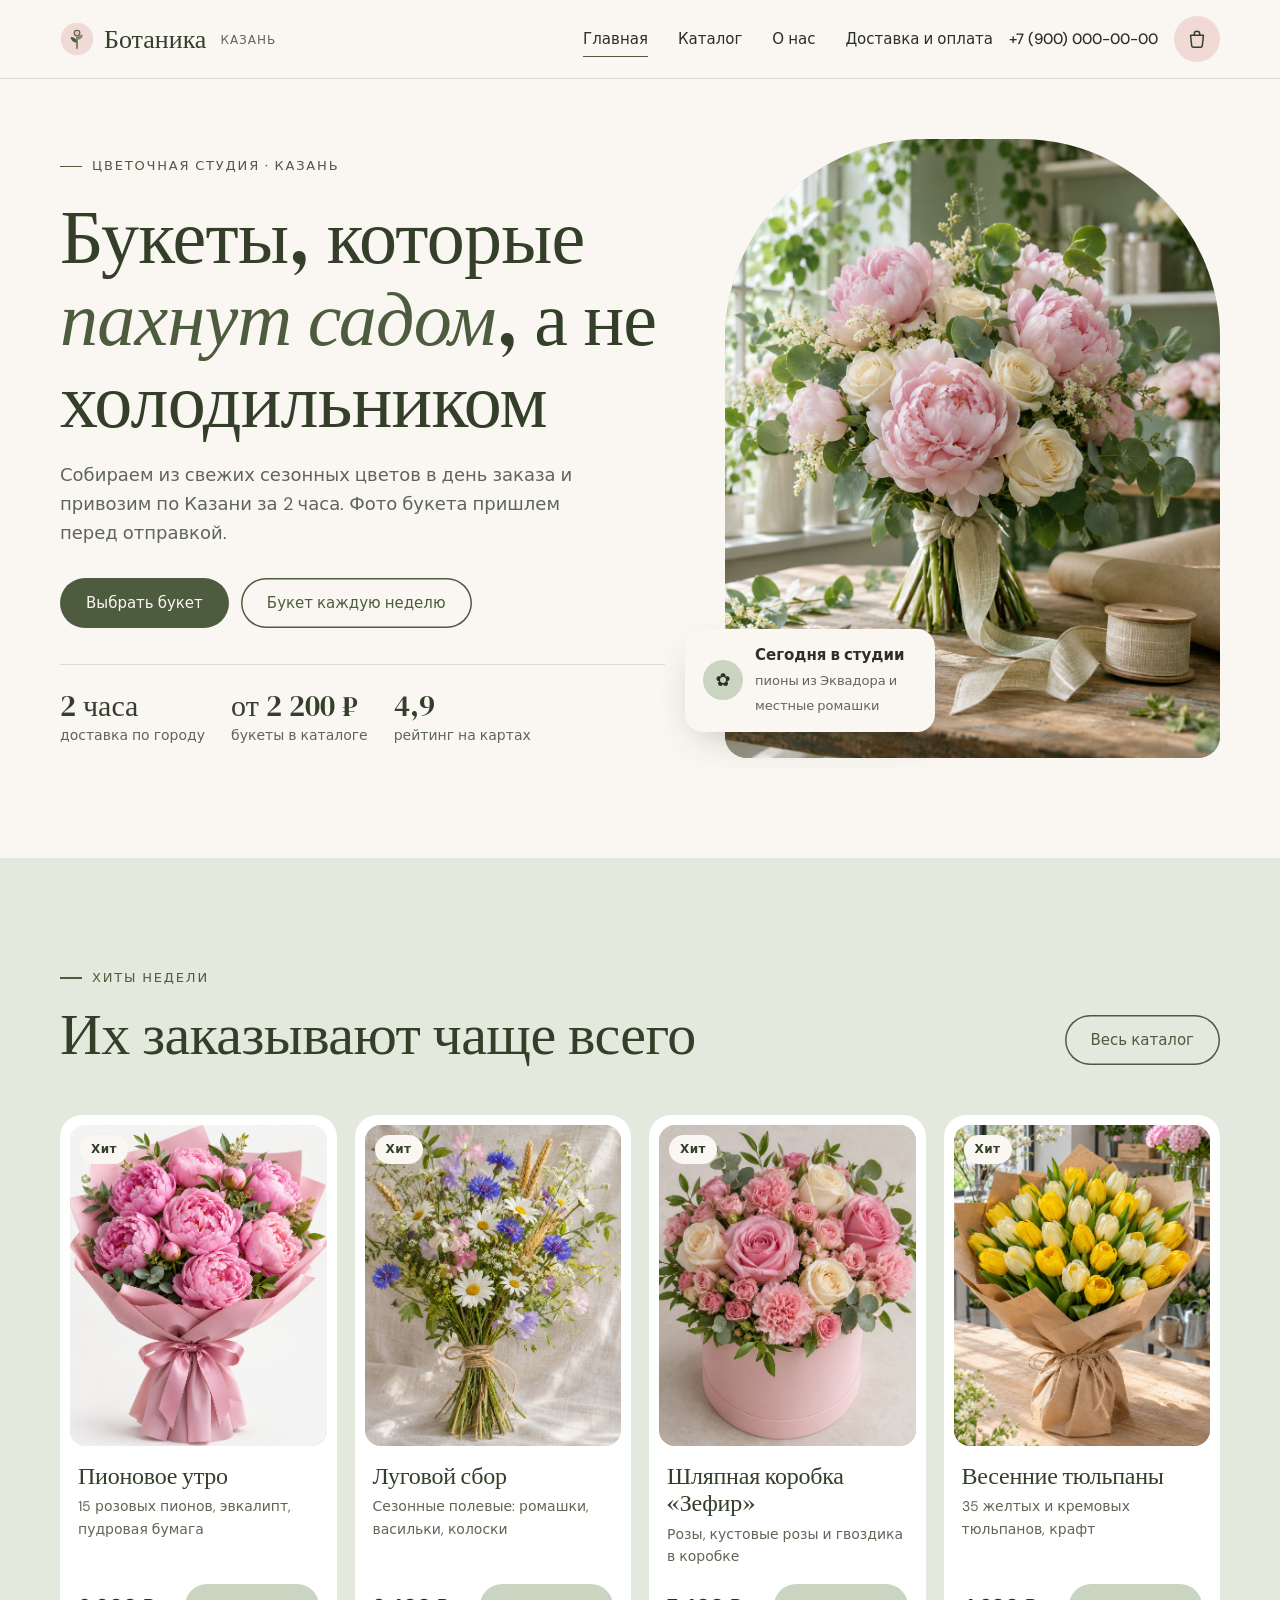
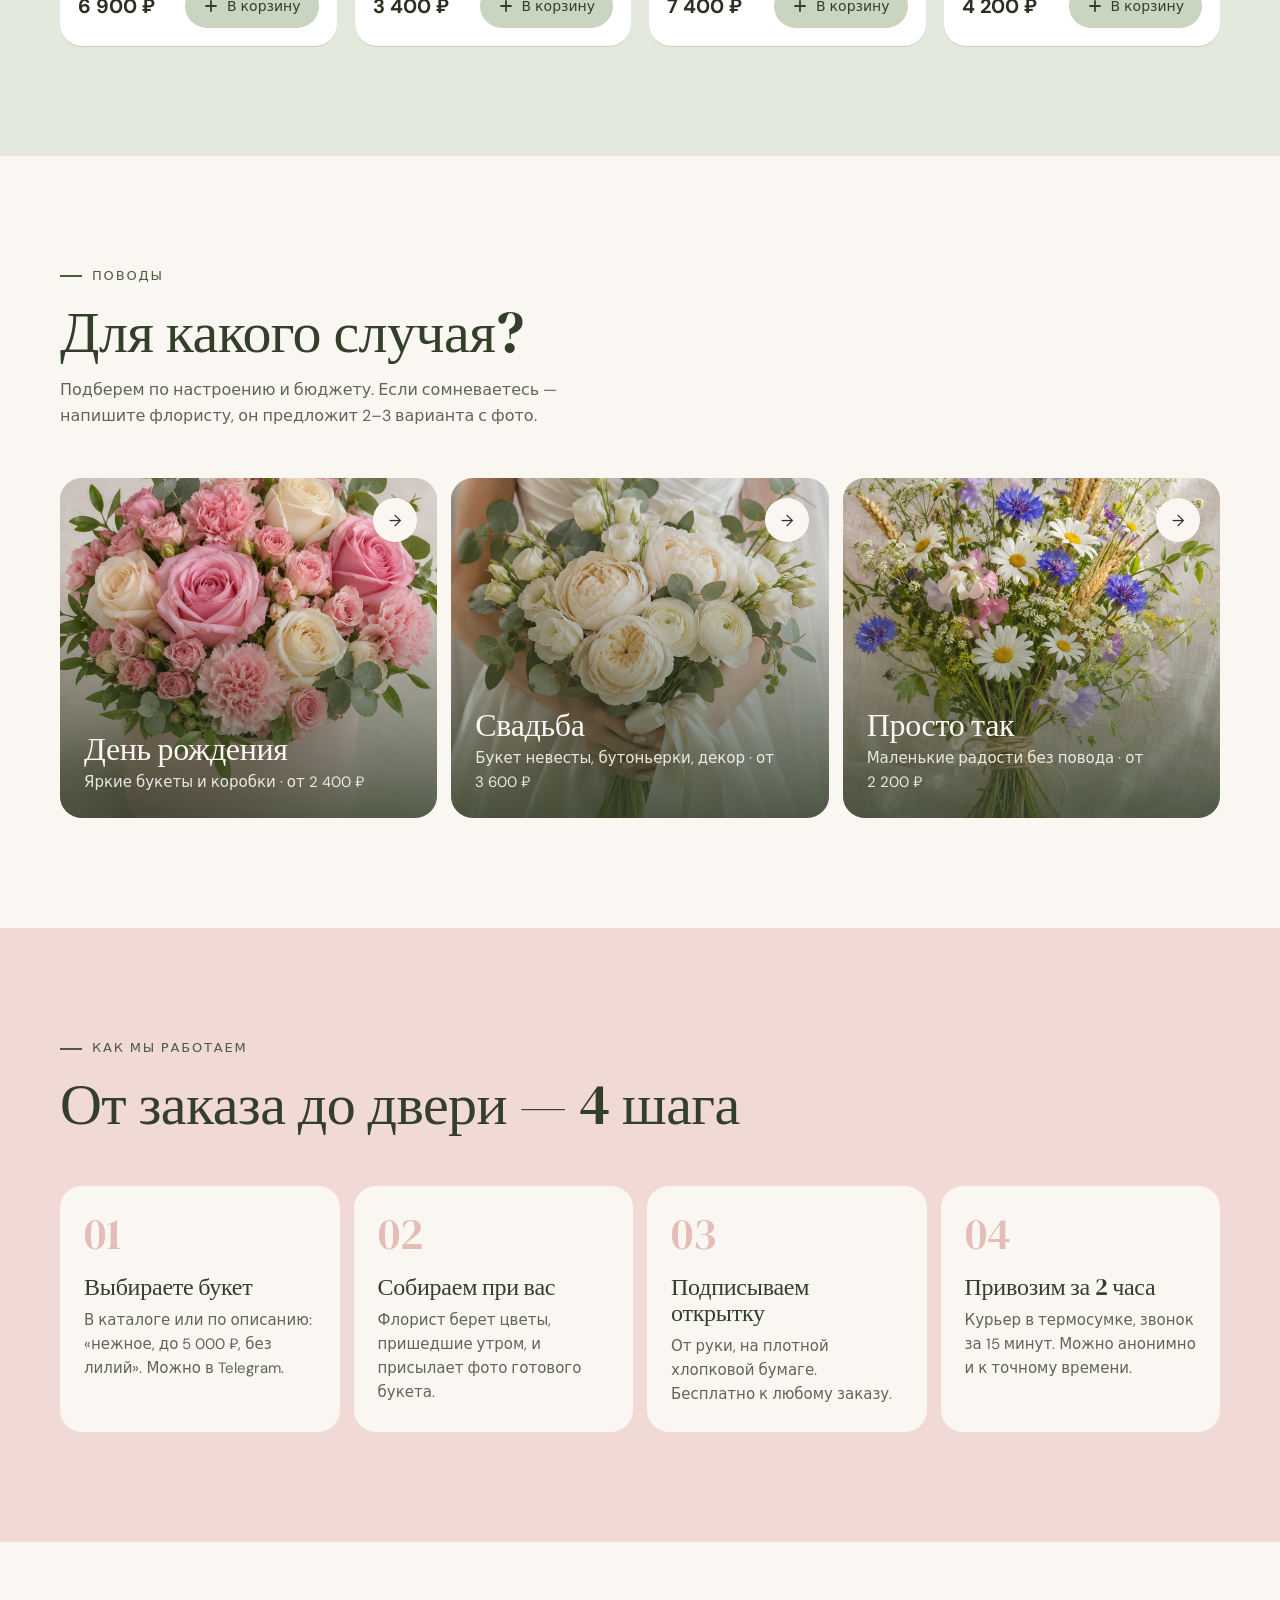
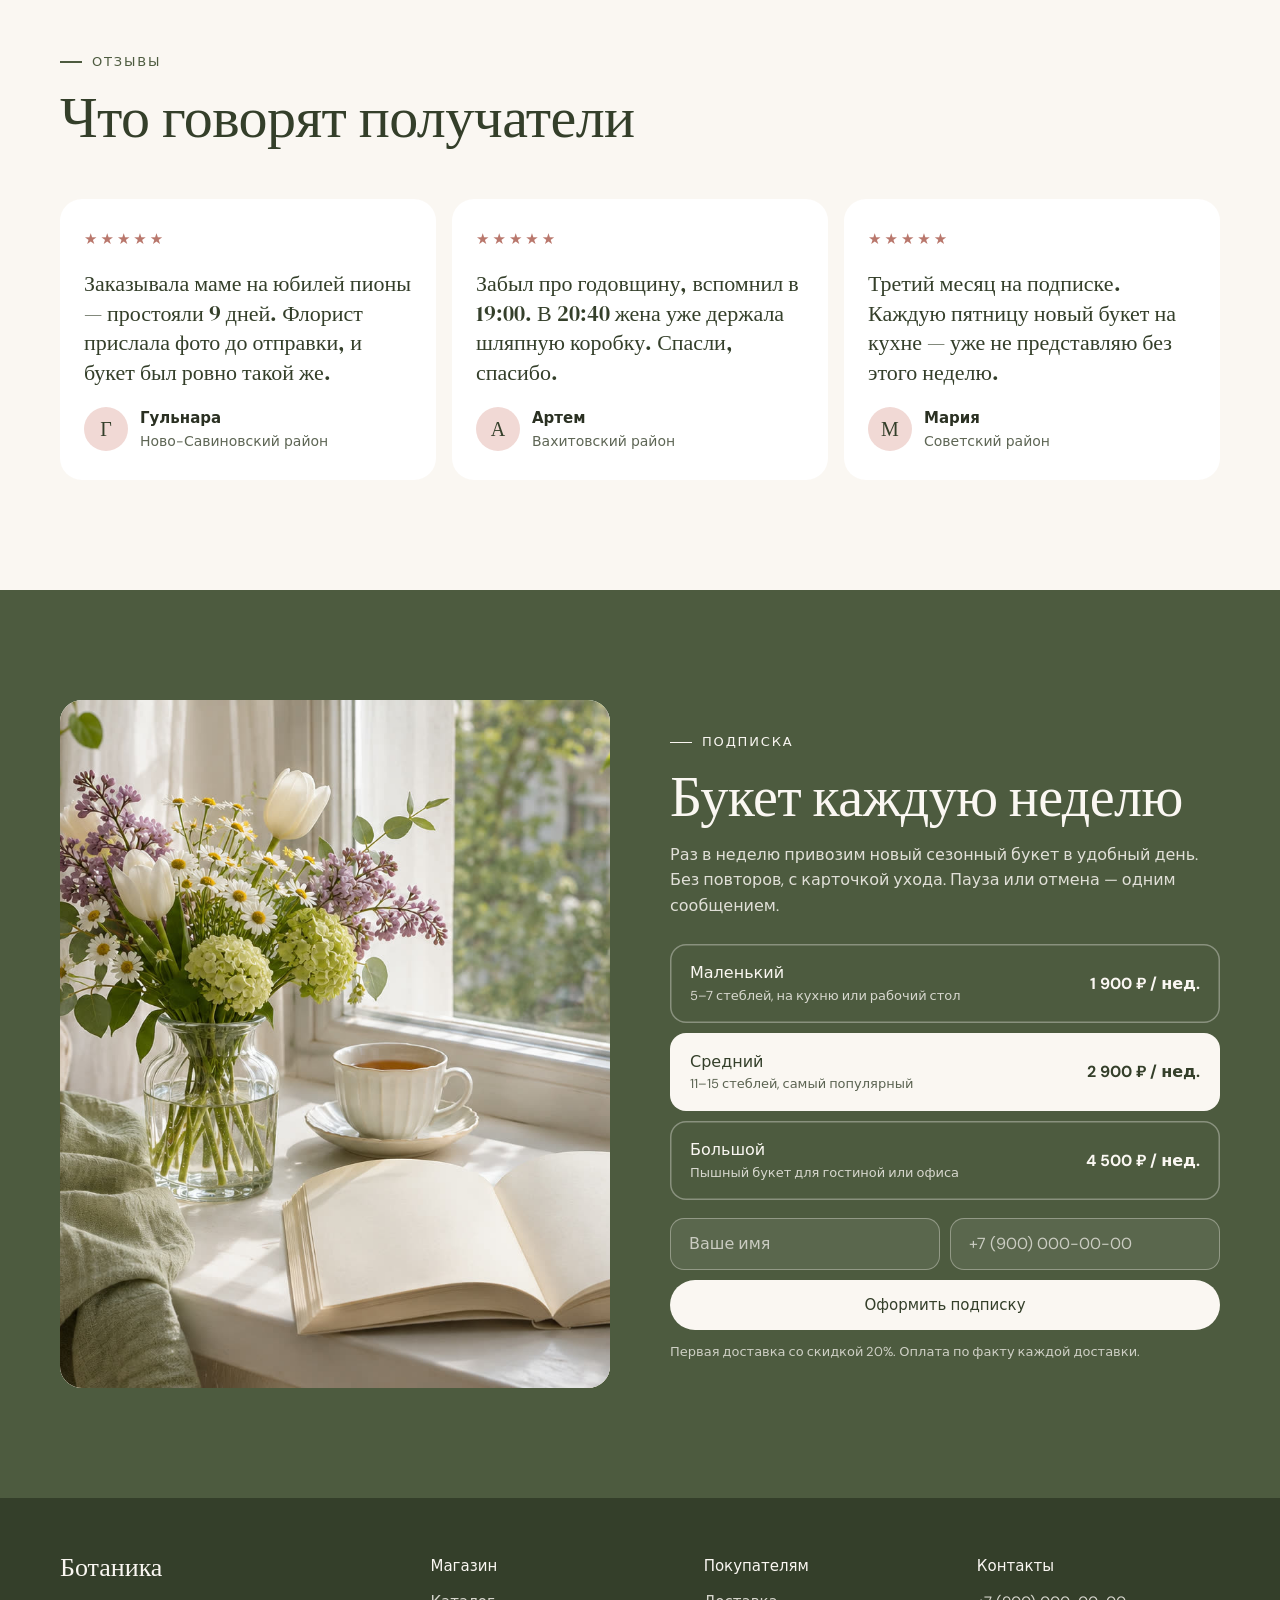
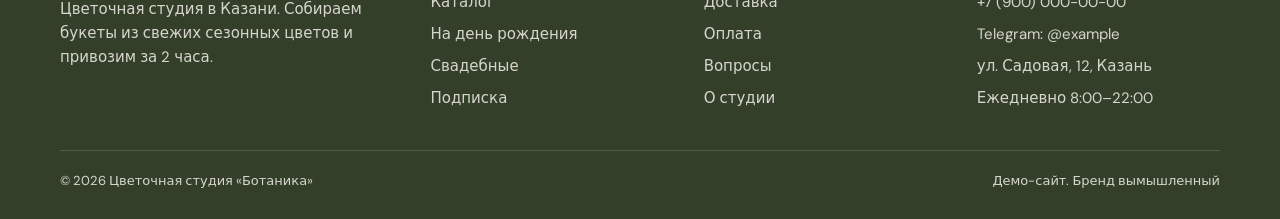
<file: 09-flowers/index.html>
<!doctype html>
<html lang="ru">
<head>
<meta charset="utf-8">
<meta name="viewport" content="width=device-width, initial-scale=1">
<title>Ботаника — цветочная студия в Казани, доставка букетов за 2 часа</title>
<meta name="description" content="Свежие сезонные букеты с доставкой по Казани за 2 часа. Пионы, розы, сухоцветы, свадебные букеты и подписка на цветы.">
<link rel="preconnect" href="https://fonts.googleapis.com">
<link rel="preconnect" href="https://fonts.gstatic.com" crossorigin>
<link href="https://fonts.googleapis.com/css2?family=DM+Sans:opsz,wght@9..40,400;9..40,500;9..40,700&family=DM+Serif+Display:ital@0;1&display=swap" rel="stylesheet">
<link rel="stylesheet" href="style.css">
<link rel="icon" href="data:image/svg+xml,%3Csvg xmlns='http://www.w3.org/2000/svg' viewBox='0 0 40 40'%3E%3Ccircle cx='20' cy='20' r='19' fill='%23F1D9D5'/%3E%3Ccircle cx='20' cy='16' r='6' fill='%234D5B3F'/%3E%3C/svg%3E">
</head>
<body>
<a class="sr" href="#main">К содержимому</a>
<header class="header">
  <div class="wrap header__in">
    <a class="logo" href="index.html" aria-label="Ботаника — на главную">
      <svg class="logo__mark" viewBox="0 0 40 40" fill="none" aria-hidden="true"><circle cx="20" cy="20" r="19" fill="#F1D9D5"/><path d="M20 31V18" stroke="#4D5B3F" stroke-width="1.6" stroke-linecap="round"/><path d="M20 24c-4.5 0-7-2.5-7.5-6.5 4.5 0 7 2.5 7.5 6.5z" fill="#4D5B3F"/><path d="M20 21c4 0 6.5-2.3 7-6-4 0-6.5 2.3-7 6z" fill="#7C8D69"/><circle cx="20" cy="13" r="3.4" fill="#E4BDB6" stroke="#4D5B3F" stroke-width="1.2"/></svg>
      <span class="logo__name">Ботаника</span><span class="logo__city">Казань</span>
    </a>
    <nav class="nav" aria-label="Основное меню">
      <a href="index.html" aria-current="page">Главная</a>
      <a href="catalog.html">Каталог</a>
      <a href="about.html">О нас</a>
      <a href="about.html#delivery">Доставка и оплата</a>
    </nav>
    <a class="header__phone" href="tel:+79000000000">+7 (900) 000-00-00</a>
    <button class="cart-btn" type="button" aria-label="Корзина" aria-controls="cart">
      <svg viewBox="0 0 24 24" fill="none" stroke="#343F2A" stroke-width="1.6" stroke-linecap="round" stroke-linejoin="round" aria-hidden="true"><path d="M5 8h14l-1.2 11.2a2 2 0 0 1-2 1.8H8.2a2 2 0 0 1-2-1.8L5 8z"/><path d="M9 8V6.5a3 3 0 0 1 6 0V8"/></svg>
      <span class="cart-count" aria-hidden="true">0</span>
    </button>
    <button class="burger" type="button" aria-label="Меню" aria-expanded="false" aria-controls="mnav"><span></span></button>
  </div>
</header>
<nav class="mnav" id="mnav" aria-label="Мобильное меню">
  <a href="index.html">Главная</a>
  <a href="catalog.html">Каталог букетов</a>
  <a href="about.html">О нас</a>
  <a href="about.html#delivery">Доставка и оплата</a>
  <p>Ежедневно 8:00–22:00 · <a href="tel:+79000000000" style="display:inline;font:inherit;border:0;padding:0">+7 (900) 000-00-00</a></p>
</nav>
<main id="main">
  <section class="hero">
    <div class="petals" aria-hidden="true"></div>
    <div class="wrap hero__grid">
      <div class="reveal">
        <span class="eyebrow">Цветочная студия · Казань</span>
        <h1 style="margin-top:18px">Букеты, которые <em>пахнут садом</em>, а не холодильником</h1>
        <p class="hero__lead">Собираем из свежих сезонных цветов в день заказа и привозим по Казани за 2 часа. Фото букета пришлем перед отправкой.</p>
        <div class="hero__cta">
          <a class="btn" href="catalog.html">Выбрать букет</a>
          <a class="btn btn--ghost" href="#subscription">Букет каждую неделю</a>
        </div>
        <div class="hero__facts">
          <div><b>2 часа</b><span>доставка по городу</span></div>
          <div><b>от 2 200 ₽</b><span>букеты в каталоге</span></div>
          <div><b>4,9</b><span>рейтинг на картах</span></div>
        </div>
      </div>
      <div class="hero__media reveal">
        <div class="ph ph--hero"><img src="img/hero.jpg" alt="Букет из пионов и роз на столе флориста в мастерской" width="1200" height="1500" fetchpriority="high" onerror="this.classList.add('noimg')"></div>
        <div class="hero__tag"><i aria-hidden="true">✿</i><div><b>Сегодня в студии</b><span>пионы из Эквадора и местные ромашки</span></div></div>
      </div>
    </div>
  </section>

  <section class="section section--sage" id="hits">
    <div class="wrap">
      <div class="sec-head sec-head__row">
        <div style="display:grid;gap:14px"><span class="eyebrow">Хиты недели</span><h2>Их заказывают чаще всего</h2></div>
        <a class="btn btn--ghost" href="catalog.html">Весь каталог</a>
      </div>
      <div class="grid grid--4" id="hits-grid"></div>
    </div>
  </section>

  <section class="section">
    <div class="wrap">
      <div class="sec-head"><span class="eyebrow">Поводы</span><h2>Для какого случая?</h2><p>Подберем по настроению и бюджету. Если сомневаетесь — напишите флористу, он предложит 2–3 варианта с фото.</p></div>
      <div class="occasions">
        <a class="occ reveal" href="catalog.html?occasion=birthday">
          <div class="ph ph--box"><img src="img/bouquet-box.jpg" alt="" loading="lazy" decoding="async" onerror="this.classList.add('noimg')"></div>
          <span class="occ__arrow" aria-hidden="true">→</span>
          <h3>День рождения</h3><p>Яркие букеты и коробки · от 2&nbsp;400&nbsp;₽</p>
        </a>
        <a class="occ reveal" href="catalog.html?occasion=wedding">
          <div class="ph ph--wedding"><img src="img/bouquet-wedding.jpg" alt="" loading="lazy" decoding="async" onerror="this.classList.add('noimg')"></div>
          <span class="occ__arrow" aria-hidden="true">→</span>
          <h3>Свадьба</h3><p>Букет невесты, бутоньерки, декор · от 3&nbsp;600&nbsp;₽</p>
        </a>
        <a class="occ reveal" href="catalog.html?occasion=simply">
          <div class="ph ph--field"><img src="img/bouquet-field.jpg" alt="" loading="lazy" decoding="async" onerror="this.classList.add('noimg')"></div>
          <span class="occ__arrow" aria-hidden="true">→</span>
          <h3>Просто так</h3><p>Маленькие радости без повода · от 2&nbsp;200&nbsp;₽</p>
        </a>
      </div>
    </div>
  </section>

  <section class="section section--powder">
    <div class="wrap">
      <div class="sec-head"><span class="eyebrow">Как мы работаем</span><h2>От заказа до двери — 4 шага</h2></div>
      <div class="steps">
        <div class="step reveal"><h3>Выбираете букет</h3><p>В каталоге или по описанию: «нежное, до 5 000 ₽, без лилий». Можно в Telegram.</p></div>
        <div class="step reveal"><h3>Собираем при вас</h3><p>Флорист берет цветы, пришедшие утром, и присылает фото готового букета.</p></div>
        <div class="step reveal"><h3>Подписываем открытку</h3><p>От руки, на плотной хлопковой бумаге. Бесплатно к любому заказу.</p></div>
        <div class="step reveal"><h3>Привозим за 2 часа</h3><p>Курьер в термосумке, звонок за 15 минут. Можно анонимно и к точному времени.</p></div>
      </div>
    </div>
  </section>

  <section class="section">
    <div class="wrap">
      <div class="sec-head"><span class="eyebrow">Отзывы</span><h2>Что говорят получатели</h2></div>
      <div class="reviews">
        <figure class="review reveal" style="margin:0"><div class="review__stars" aria-label="5 из 5">★★★★★</div><blockquote>Заказывала маме на юбилей пионы — простояли 9 дней. Флорист прислала фото до отправки, и букет был ровно такой же.</blockquote><figcaption class="review__who"><span class="avatar" aria-hidden="true">Г</span><span><b>Гульнара</b>Ново-Савиновский район</span></figcaption></figure>
        <figure class="review reveal" style="margin:0"><div class="review__stars" aria-label="5 из 5">★★★★★</div><blockquote>Забыл про годовщину, вспомнил в 19:00. В 20:40 жена уже держала шляпную коробку. Спасли, спасибо.</blockquote><figcaption class="review__who"><span class="avatar" aria-hidden="true">А</span><span><b>Артем</b>Вахитовский район</span></figcaption></figure>
        <figure class="review reveal" style="margin:0"><div class="review__stars" aria-label="5 из 5">★★★★★</div><blockquote>Третий месяц на подписке. Каждую пятницу новый букет на кухне — уже не представляю без этого неделю.</blockquote><figcaption class="review__who"><span class="avatar" aria-hidden="true">М</span><span><b>Мария</b>Советский район</span></figcaption></figure>
      </div>
    </div>
  </section>

  <section class="section section--moss" id="subscription">
    <div class="wrap sub">
      <div class="ph ph--sub reveal"><img src="img/subscription.jpg" alt="Сезонный букет в вазе на подоконнике" loading="lazy" decoding="async" onerror="this.classList.add('noimg')"></div>
      <div>
        <span class="eyebrow">Подписка</span>
        <h2 style="margin-top:14px">Букет каждую неделю</h2>
        <p class="sub__lead">Раз в неделю привозим новый сезонный букет в удобный день. Без повторов, с карточкой ухода. Пауза или отмена — одним сообщением.</p>
        <form data-thanks="Спасибо! Мы напишем в течение часа, чтобы согласовать день доставки и первый букет." novalidate>
          <div class="plans" role="radiogroup" aria-label="Тариф">
            <label class="plan"><input type="radio" name="plan" value="s"><span><span><b>Маленький</b><small>5–7 стеблей, на кухню или рабочий стол</small></span><em>1 900 ₽ / нед.</em></span></label>
            <label class="plan"><input type="radio" name="plan" value="m" checked><span><span><b>Средний</b><small>11–15 стеблей, самый популярный</small></span><em>2 900 ₽ / нед.</em></span></label>
            <label class="plan"><input type="radio" name="plan" value="l"><span><span><b>Большой</b><small>Пышный букет для гостиной или офиса</small></span><em>4 500 ₽ / нед.</em></span></label>
          </div>
          <div class="form-row">
            <label class="sr" for="s-name">Имя</label><input class="field" id="s-name" type="text" name="name" placeholder="Ваше имя" autocomplete="name">
            <label class="sr" for="s-phone">Телефон</label><input class="field" id="s-phone" type="tel" name="phone" placeholder="+7 (900) 000-00-00" autocomplete="tel">
            <button class="btn btn--light" type="submit">Оформить подписку</button>
          </div>
          <div class="thanks" role="status"></div>
          <p class="form-note">Первая доставка со скидкой 20%. Оплата по факту каждой доставки.</p>
        </form>
      </div>
    </div>
  </section>
</main>
<footer class="footer">
  <div class="wrap">
    <div class="footer__grid">
      <div>
        <a class="logo" href="index.html"><span class="logo__name">Ботаника</span></a>
        <p style="margin-top:14px;max-width:320px">Цветочная студия в Казани. Собираем букеты из свежих сезонных цветов и привозим за 2 часа.</p>
      </div>
      <div><h4>Магазин</h4><ul><li><a href="catalog.html">Каталог</a></li><li><a href="catalog.html?occasion=birthday">На день рождения</a></li><li><a href="catalog.html?occasion=wedding">Свадебные</a></li><li><a href="index.html#subscription">Подписка</a></li></ul></div>
      <div><h4>Покупателям</h4><ul><li><a href="about.html#delivery">Доставка</a></li><li><a href="about.html#payment">Оплата</a></li><li><a href="about.html#faq">Вопросы</a></li><li><a href="about.html">О студии</a></li></ul></div>
      <div><h4>Контакты</h4><ul><li><a href="tel:+79000000000">+7 (900) 000-00-00</a></li><li>Telegram: @example</li><li>ул. Садовая, 12, Казань</li><li>Ежедневно 8:00–22:00</li></ul></div>
    </div>
    <div class="footer__bottom"><span>© 2026 Цветочная студия «Ботаника»</span><span>Демо-сайт. Бренд вымышленный</span></div>
  </div>
</footer>
<script src="script.js" defer></script>
</body>
</html>
</file>
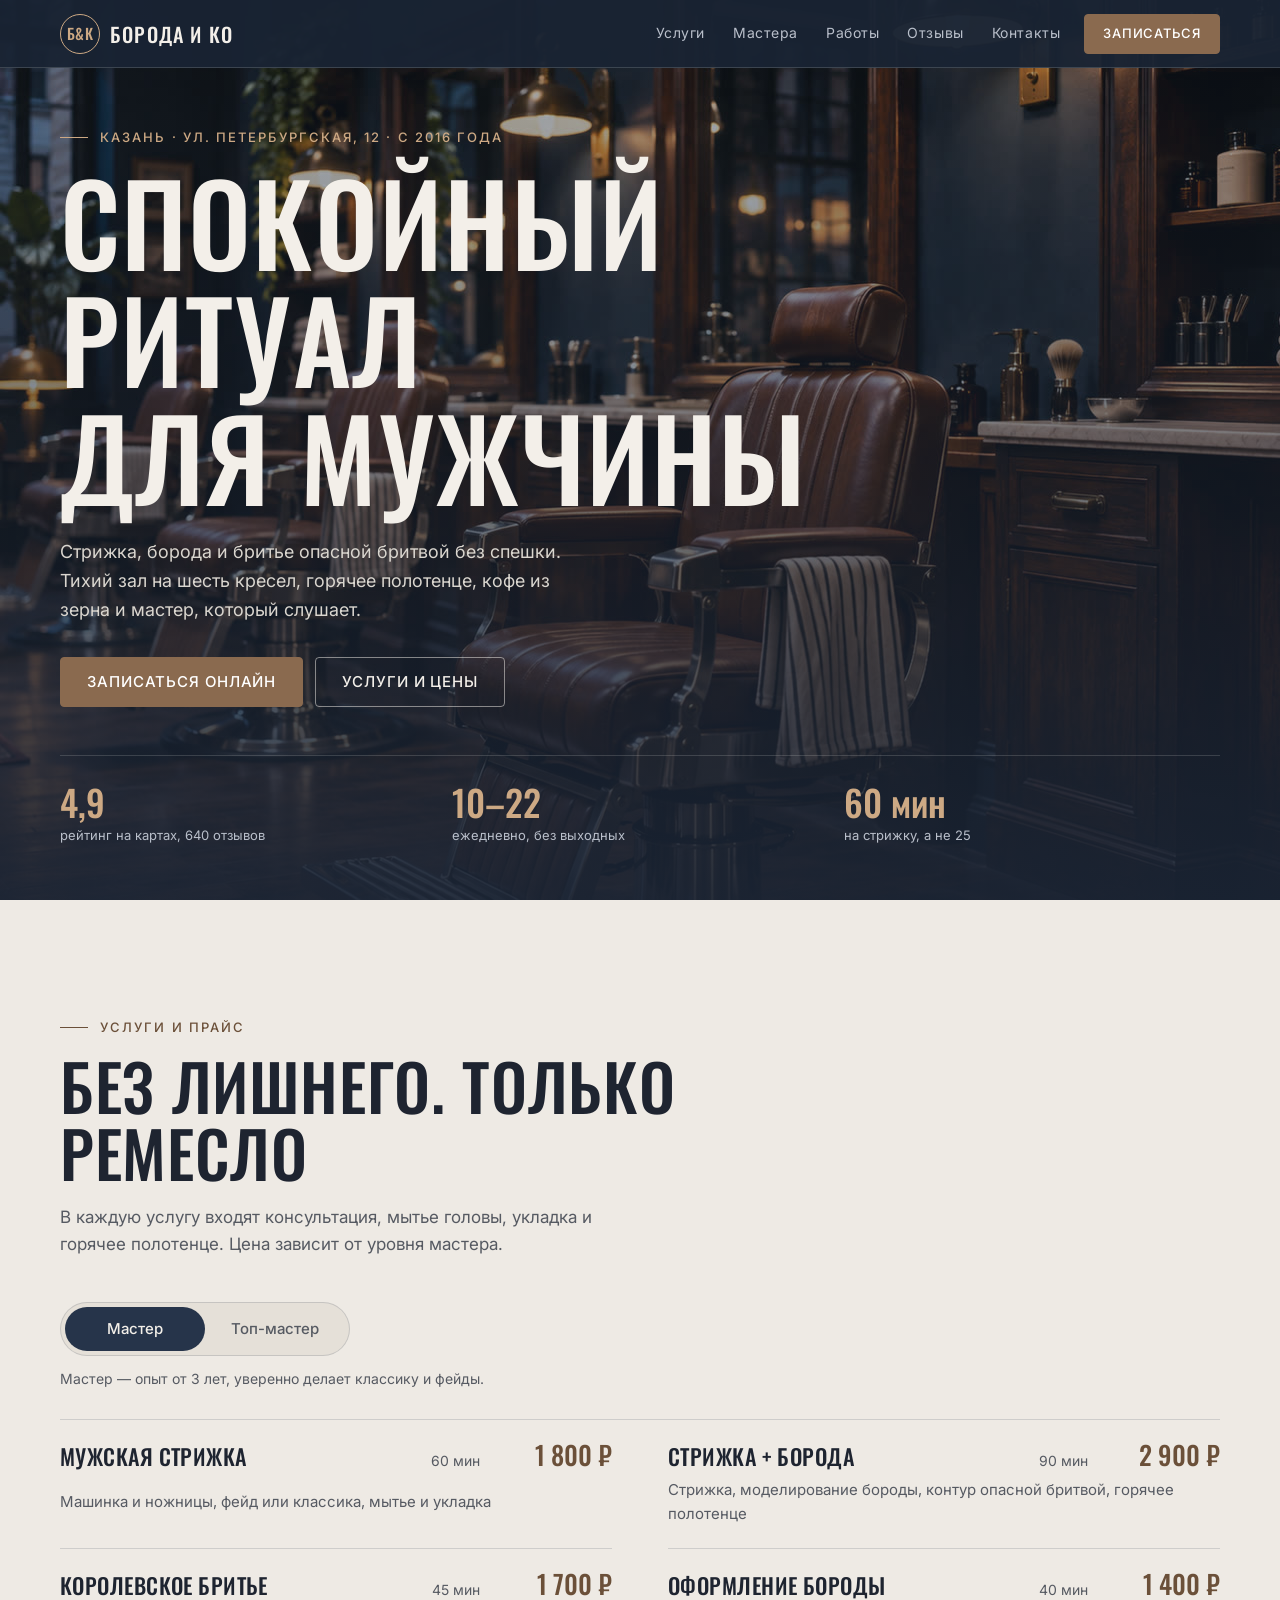
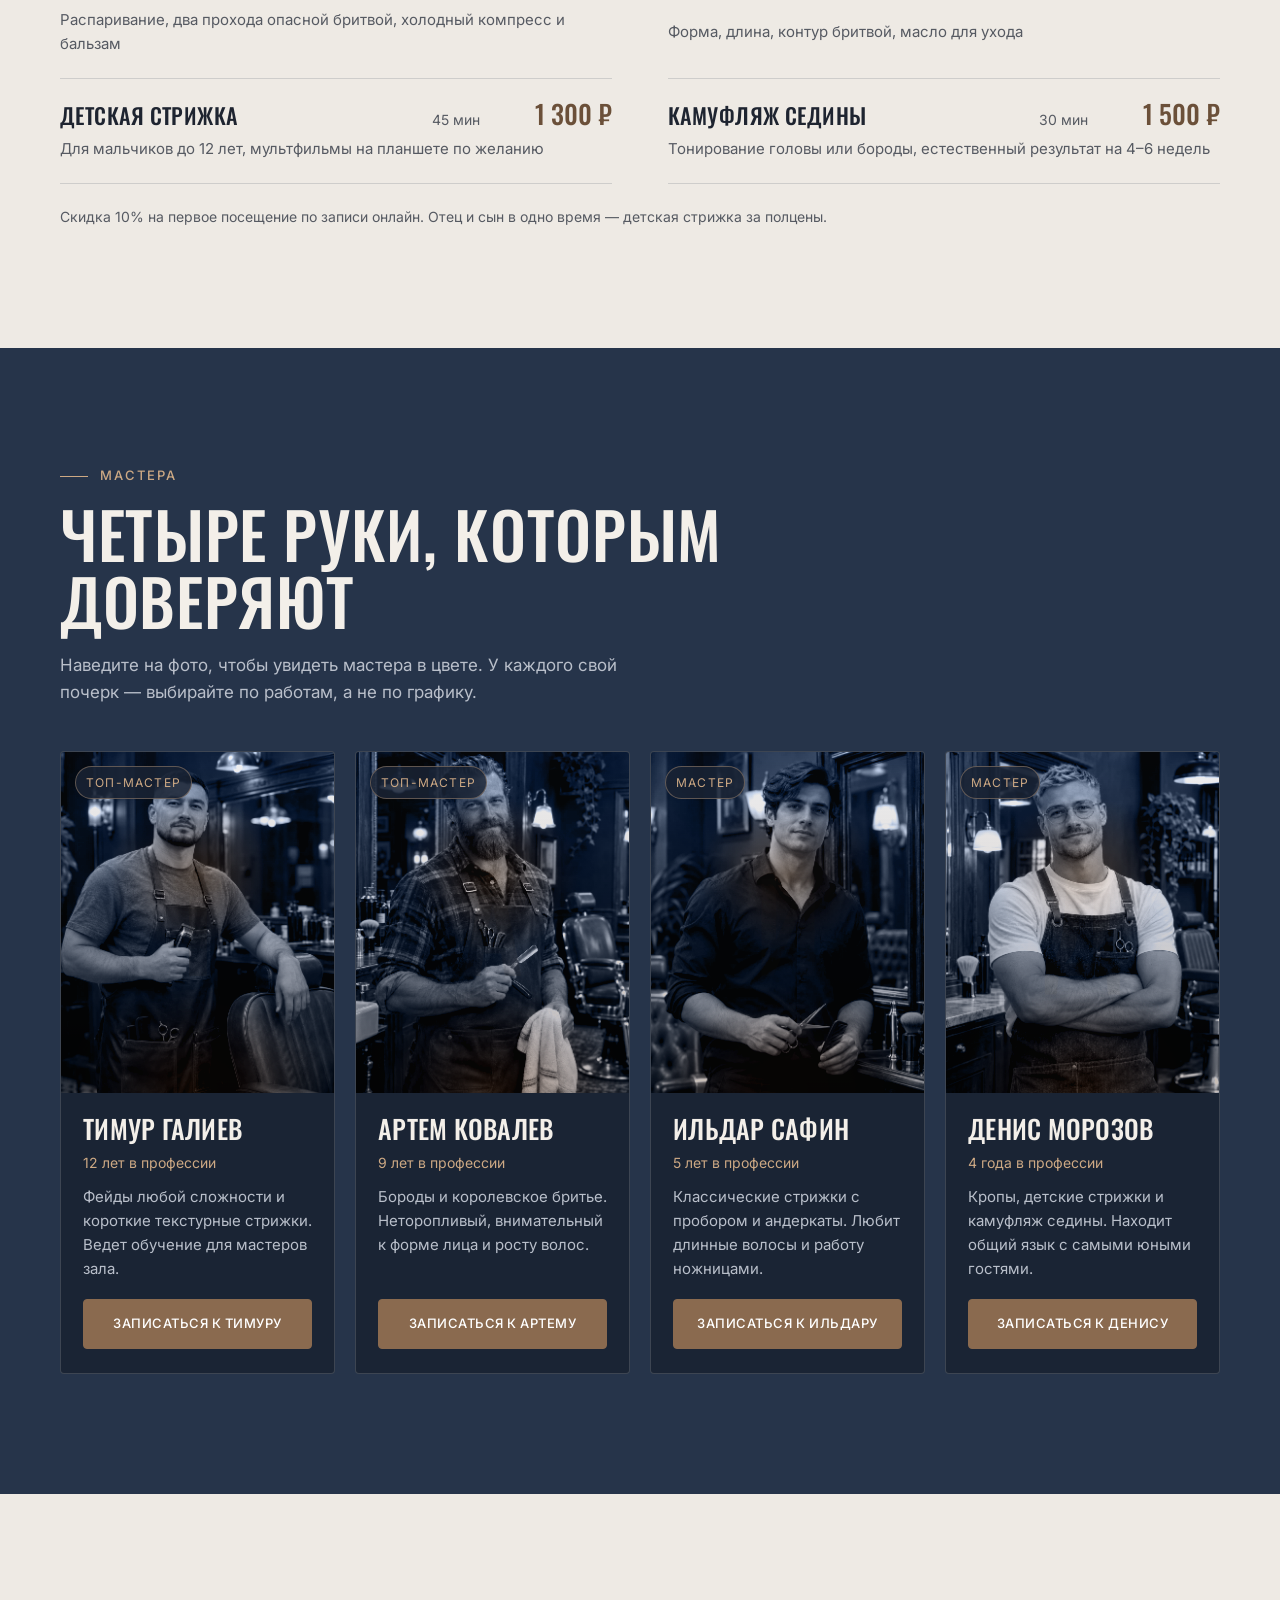
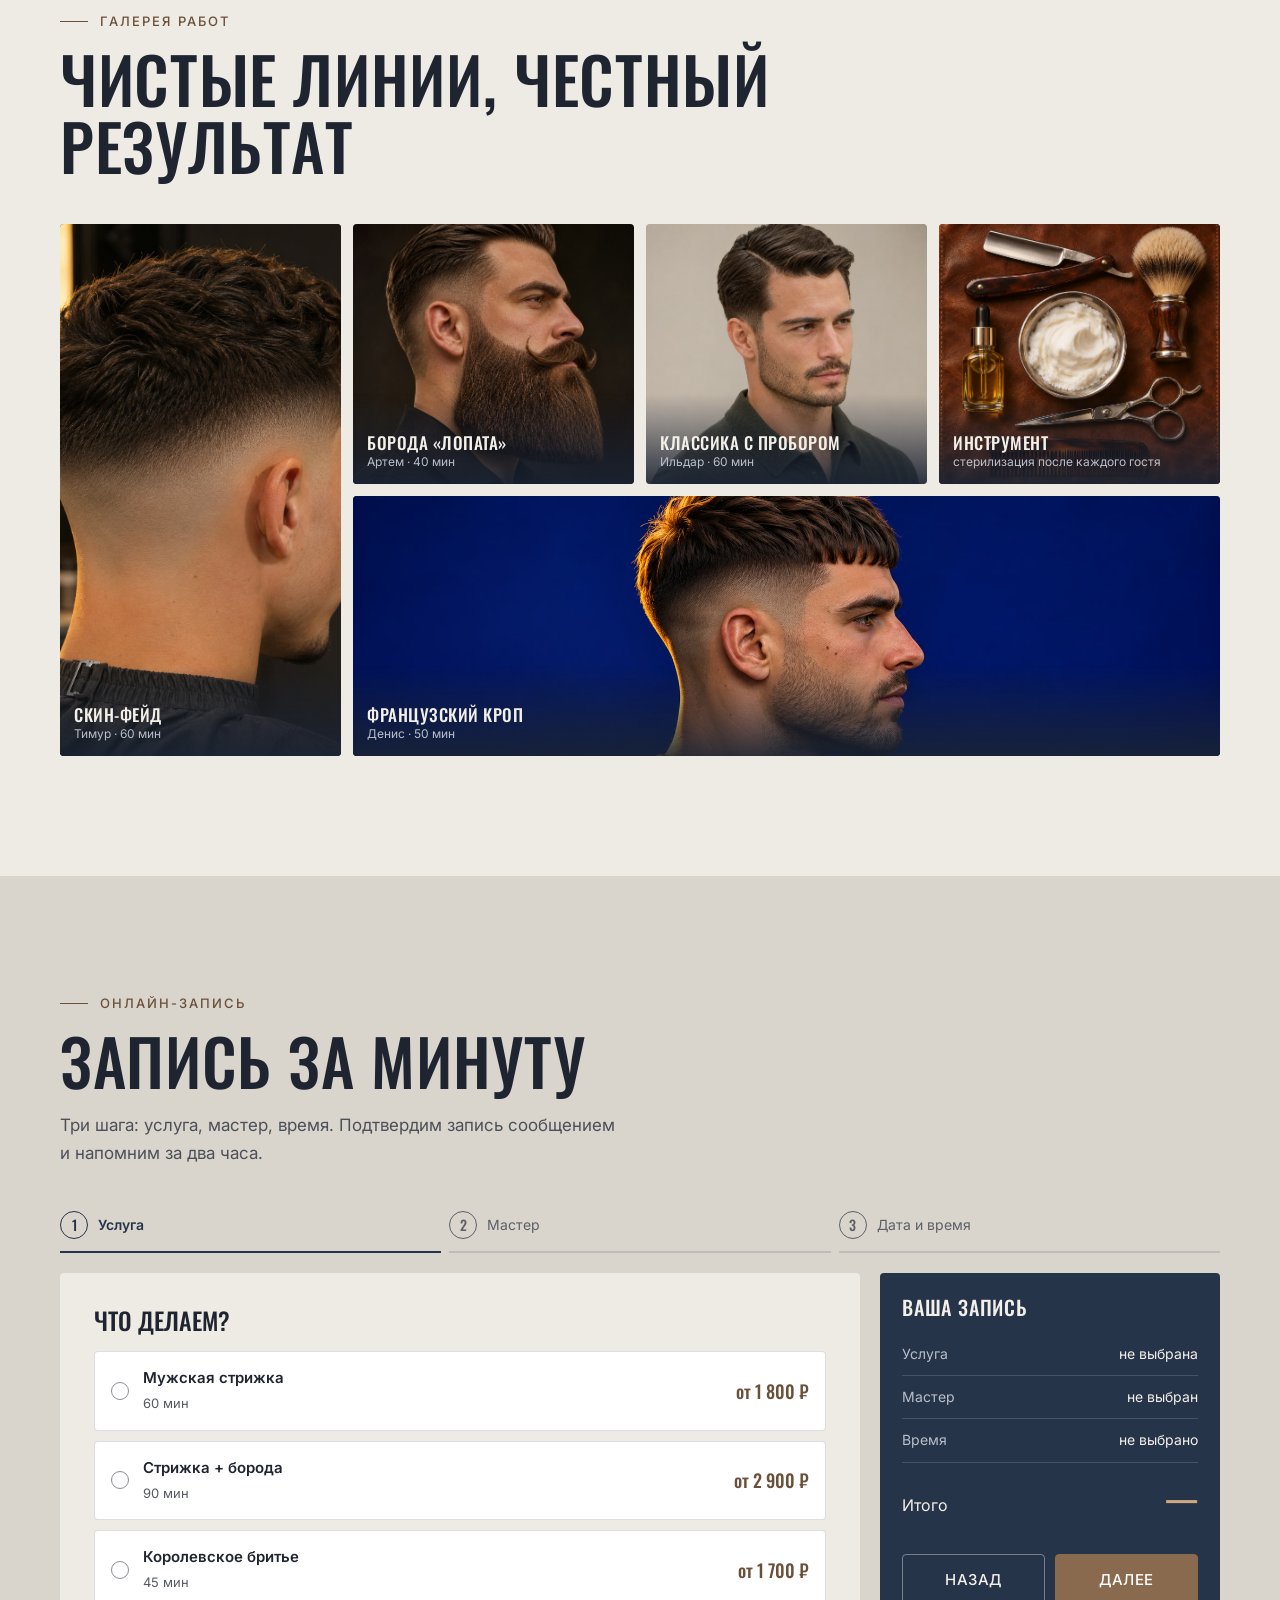
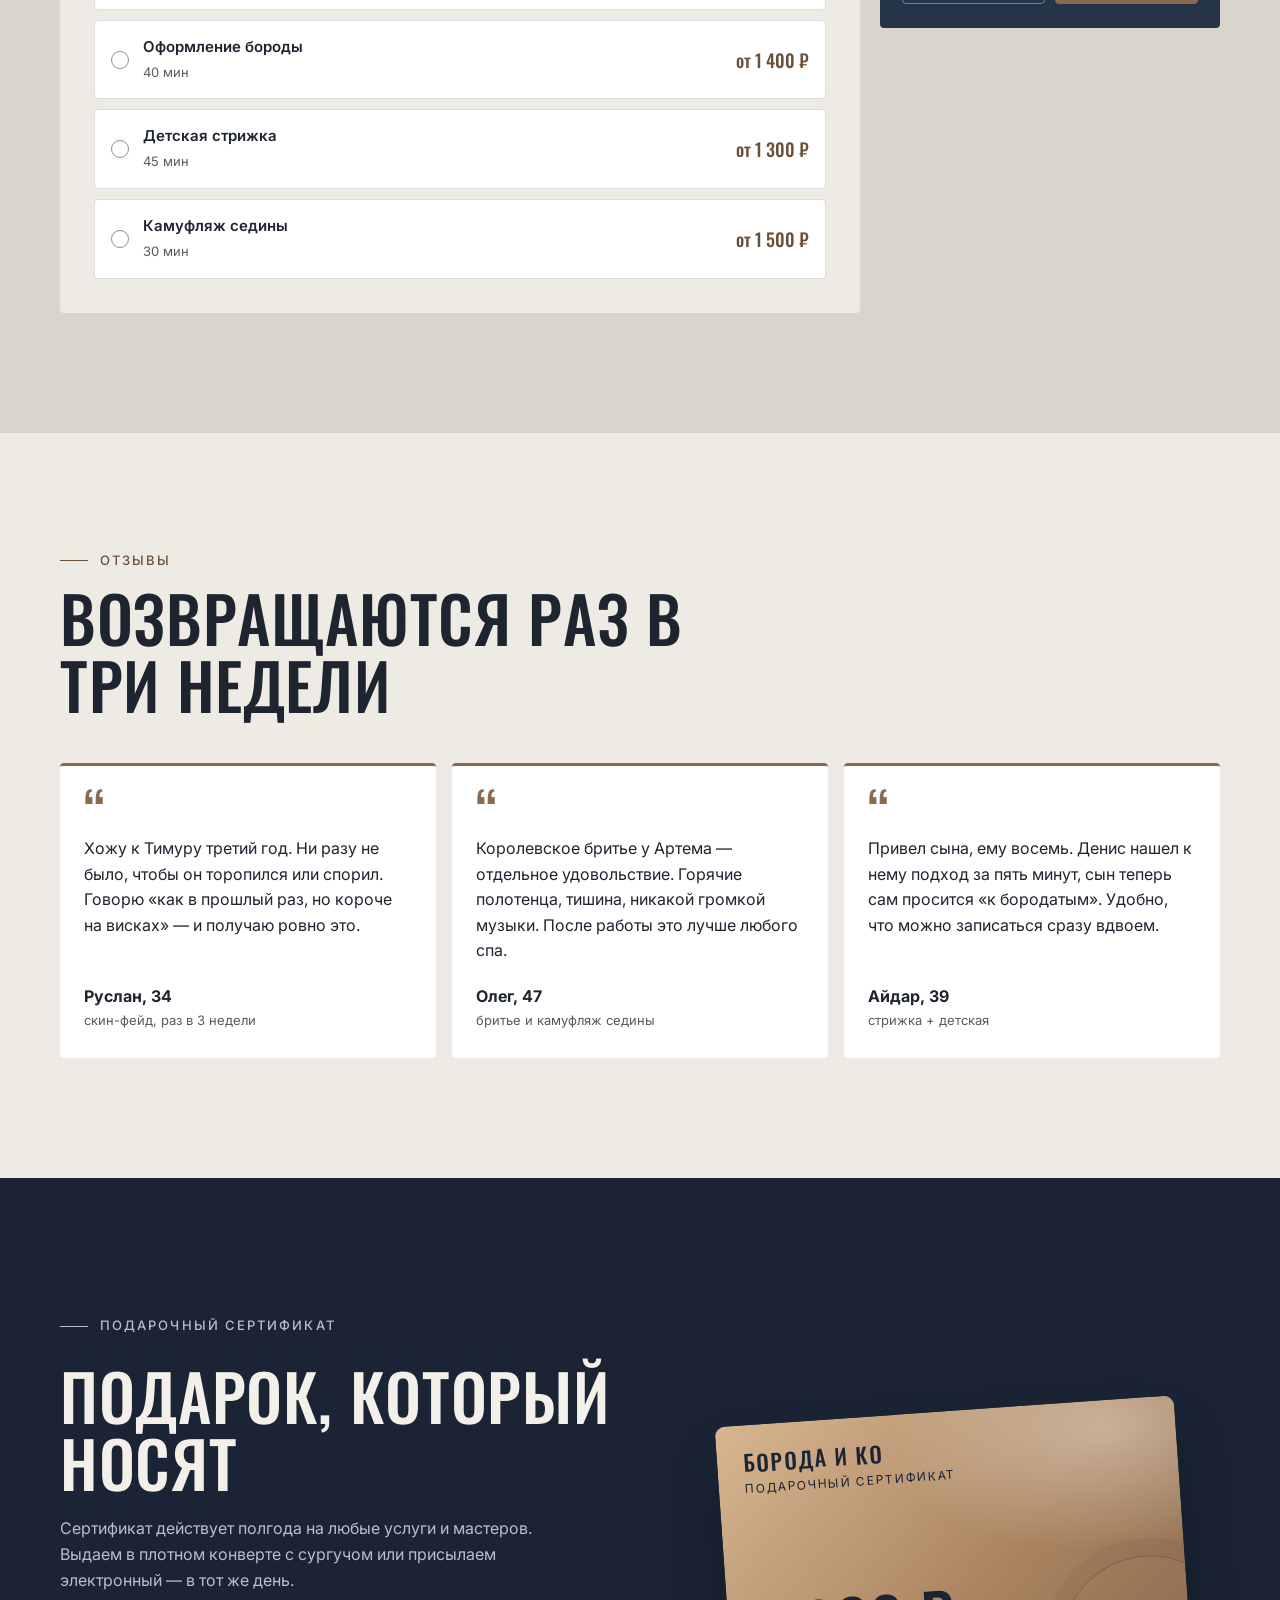
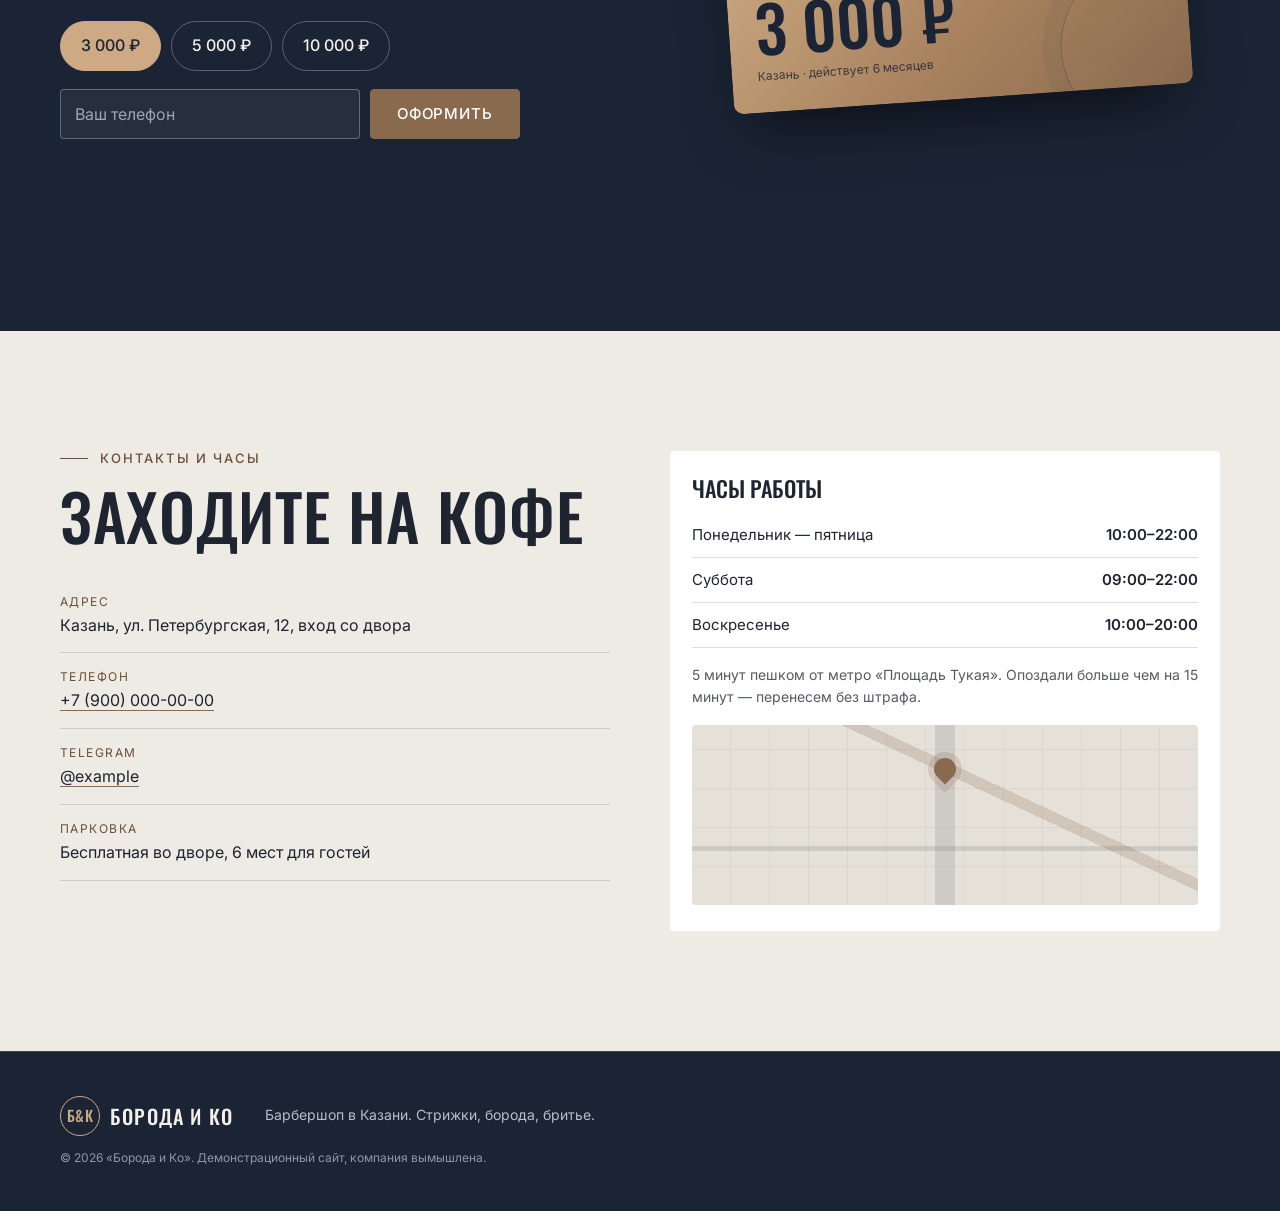
<file: 10-barbershop/index.html>
<!doctype html>
<html lang="ru">
<head>
<meta charset="utf-8">
<meta name="viewport" content="width=device-width, initial-scale=1">
<title>Борода и Ко — барбершоп в Казани</title>
<meta name="description" content="Барбершоп «Борода и Ко» в Казани: мужские стрижки, борода, королевское бритье, камуфляж седины. Онлайн-запись к мастеру.">
<link rel="preconnect" href="https://fonts.googleapis.com">
<link rel="preconnect" href="https://fonts.gstatic.com" crossorigin>
<link href="https://fonts.googleapis.com/css2?family=Inter:wght@400;500;600&family=Oswald:wght@400;500;600&display=swap" rel="stylesheet">
<link rel="stylesheet" href="style.css">
</head>
<body>

<header class="header" id="top">
  <div class="wrap header__in">
    <a href="#top" class="logo" aria-label="Борода и Ко — на главную">
      <span class="logo__mark">Б&amp;К</span>
      <span class="logo__text">Борода и Ко</span>
    </a>
    <nav class="nav" id="nav" aria-label="Основное меню">
      <a href="#services">Услуги</a>
      <a href="#masters">Мастера</a>
      <a href="#works">Работы</a>
      <a href="#reviews">Отзывы</a>
      <a href="#contacts">Контакты</a>
    </nav>
    <a href="#booking" class="btn btn--small header__cta">Записаться</a>
    <button class="burger" id="burger" aria-label="Открыть меню" aria-expanded="false" aria-controls="nav"><span></span><span></span></button>
  </div>
</header>

<main>

<!-- HERO -->
<section class="hero">
  <div class="hero__media ph ph--interior">
    <img src="img/hero.jpg" alt="Интерьер барбершопа с кожаными креслами в теплом свете" onerror="this.hidden=true">
  </div>
  <div class="hero__shade"></div>
  <div class="wrap hero__in">
    <p class="eyebrow eyebrow--light">Казань · ул. Петербургская, 12 · с 2016 года</p>
    <h1 class="hero__title" data-split>Спокойный ритуал<br>для мужчины</h1>
    <p class="hero__lead">Стрижка, борода и бритье опасной бритвой без спешки. Тихий зал на шесть кресел, горячее полотенце, кофе из зерна и мастер, который слушает.</p>
    <div class="hero__actions">
      <a href="#booking" class="btn">Записаться онлайн</a>
      <a href="#services" class="btn btn--ghost">Услуги и цены</a>
    </div>
    <ul class="hero__facts">
      <li><b>4,9</b><span>рейтинг на картах, 640 отзывов</span></li>
      <li><b>10–22</b><span>ежедневно, без выходных</span></li>
      <li><b>60 мин</b><span>на стрижку, а не 25</span></li>
    </ul>
  </div>
</section>

<!-- SERVICES -->
<section class="section services" id="services">
  <div class="wrap">
    <div class="sec-head">
      <p class="eyebrow">Услуги и прайс</p>
      <h2 class="h2" data-split>Без лишнего. Только ремесло</h2>
      <p class="sec-head__text">В каждую услугу входят консультация, мытье головы, укладка и горячее полотенце. Цена зависит от уровня мастера.</p>
    </div>

    <div class="tier" role="radiogroup" aria-label="Уровень мастера">
      <button class="tier__btn is-active" role="radio" aria-checked="true" data-tier="master">Мастер</button>
      <button class="tier__btn" role="radio" aria-checked="false" data-tier="top">Топ-мастер</button>
      <span class="tier__thumb" aria-hidden="true"></span>
    </div>
    <p class="tier__note" id="tierNote">Мастер — опыт от 3 лет, уверенно делает классику и фейды.</p>

    <ul class="price" id="priceList"></ul>
    <p class="price__foot">Скидка 10% на первое посещение по записи онлайн. Отец и сын в одно время — детская стрижка за полцены.</p>
  </div>
</section>

<!-- MASTERS -->
<section class="section masters" id="masters">
  <div class="wrap">
    <div class="sec-head">
      <p class="eyebrow eyebrow--light">Мастера</p>
      <h2 class="h2" data-split>Четыре руки, которым доверяют</h2>
      <p class="sec-head__text">Наведите на фото, чтобы увидеть мастера в цвете. У каждого свой почерк — выбирайте по работам, а не по графику.</p>
    </div>
    <div class="masters__grid" id="mastersGrid"></div>
  </div>
</section>

<!-- WORKS -->
<section class="section works" id="works">
  <div class="wrap">
    <div class="sec-head">
      <p class="eyebrow">Галерея работ</p>
      <h2 class="h2" data-split>Чистые линии, честный результат</h2>
    </div>
    <div class="works__grid">
      <figure class="work work--tall ph ph--work1">
        <img src="img/work-fade.jpg" alt="Фейд с плавным переходом и текстурой сверху" loading="lazy" decoding="async" onerror="this.hidden=true">
        <figcaption><b>Скин-фейд</b><span>Тимур · 60 мин</span></figcaption>
      </figure>
      <figure class="work ph ph--work2">
        <img src="img/work-beard.jpg" alt="Аккуратно оформленная густая борода" loading="lazy" decoding="async" onerror="this.hidden=true">
        <figcaption><b>Борода «лопата»</b><span>Артем · 40 мин</span></figcaption>
      </figure>
      <figure class="work ph ph--work3">
        <img src="img/work-classic.jpg" alt="Классическая стрижка с боковым пробором" loading="lazy" decoding="async" onerror="this.hidden=true">
        <figcaption><b>Классика с пробором</b><span>Ильдар · 60 мин</span></figcaption>
      </figure>
      <figure class="work work--wide ph ph--work4">
        <img src="img/work-crop.jpg" alt="Короткий кроп с текстурной челкой" loading="lazy" decoding="async" onerror="this.hidden=true">
        <figcaption><b>Французский кроп</b><span>Денис · 50 мин</span></figcaption>
      </figure>
      <figure class="work ph ph--tools">
        <img src="img/tools.jpg" alt="Опасная бритва, помазок и ножницы на кожаной салфетке" loading="lazy" decoding="async" onerror="this.hidden=true">
        <figcaption><b>Инструмент</b><span>стерилизация после каждого гостя</span></figcaption>
      </figure>
    </div>
  </div>
</section>

<!-- BOOKING -->
<section class="section booking" id="booking">
  <div class="wrap booking__in">
    <div class="sec-head">
      <p class="eyebrow">Онлайн-запись</p>
      <h2 class="h2" data-split>Запись за минуту</h2>
      <p class="sec-head__text">Три шага: услуга, мастер, время. Подтвердим запись сообщением и напомним за два часа.</p>
    </div>

    <form class="book" id="bookForm" novalidate>
      <ol class="steps" aria-label="Шаги записи">
        <li class="steps__item is-current" data-step-ind="1"><span>1</span>Услуга</li>
        <li class="steps__item" data-step-ind="2"><span>2</span>Мастер</li>
        <li class="steps__item" data-step-ind="3"><span>3</span>Дата и время</li>
      </ol>

      <div class="book__body">
        <fieldset class="step is-active" data-step="1">
          <legend class="step__title">Что делаем?</legend>
          <div class="opts" id="optServices"></div>
        </fieldset>

        <fieldset class="step" data-step="2">
          <legend class="step__title">К кому записать?</legend>
          <div class="opts opts--masters" id="optMasters"></div>
        </fieldset>

        <fieldset class="step" data-step="3">
          <legend class="step__title">Когда удобно?</legend>
          <div class="days" id="optDays"></div>
          <div class="slots" id="optSlots"></div>
          <div class="fields">
            <label class="field"><span>Имя</span><input type="text" name="name" id="fName" autocomplete="given-name" placeholder="Как к вам обращаться"></label>
            <label class="field"><span>Телефон</span><input type="tel" name="phone" id="fPhone" autocomplete="tel" placeholder="+7 (900) 000-00-00" inputmode="tel"></label>
          </div>
        </fieldset>

        <div class="step step--done" data-step="4" role="status">
          <p class="done__mark" aria-hidden="true">&#10003;</p>
          <h3 class="done__title">Спасибо, <span id="doneName">гость</span>!</h3>
          <p class="done__text" id="doneText"></p>
          <button type="button" class="btn btn--ghost-dark" id="bookAgain">Новая запись</button>
        </div>
      </div>

      <aside class="summary" id="summary" aria-live="polite">
        <p class="summary__title">Ваша запись</p>
        <dl>
          <div><dt>Услуга</dt><dd id="sService">не выбрана</dd></div>
          <div><dt>Мастер</dt><dd id="sMaster">не выбран</dd></div>
          <div><dt>Время</dt><dd id="sTime">не выбрано</dd></div>
        </dl>
        <p class="summary__total"><span>Итого</span><b id="sTotal">—</b></p>
        <p class="summary__err" id="bookErr" role="alert"></p>
        <div class="summary__nav">
          <button type="button" class="btn btn--ghost-dark" id="bookBack" hidden>Назад</button>
          <button type="button" class="btn" id="bookNext">Далее</button>
        </div>
      </aside>
    </form>
  </div>
</section>

<!-- REVIEWS -->
<section class="section reviews" id="reviews">
  <div class="wrap">
    <div class="sec-head">
      <p class="eyebrow">Отзывы</p>
      <h2 class="h2" data-split>Возвращаются раз в три недели</h2>
    </div>
    <div class="reviews__grid">
      <blockquote class="review">
        <p>Хожу к Тимуру третий год. Ни разу не было, чтобы он торопился или спорил. Говорю «как в прошлый раз, но короче на висках» — и получаю ровно это.</p>
        <footer><b>Руслан, 34</b><span>скин-фейд, раз в 3 недели</span></footer>
      </blockquote>
      <blockquote class="review">
        <p>Королевское бритье у Артема — отдельное удовольствие. Горячие полотенца, тишина, никакой громкой музыки. После работы это лучше любого спа.</p>
        <footer><b>Олег, 47</b><span>бритье и камуфляж седины</span></footer>
      </blockquote>
      <blockquote class="review">
        <p>Привел сына, ему восемь. Денис нашел к нему подход за пять минут, сын теперь сам просится «к бородатым». Удобно, что можно записаться сразу вдвоем.</p>
        <footer><b>Айдар, 39</b><span>стрижка + детская</span></footer>
      </blockquote>
    </div>
  </div>
</section>

<!-- CERTIFICATE -->
<section class="section cert" id="cert">
  <div class="wrap cert__in">
    <div class="cert__text">
      <p class="eyebrow eyebrow--light">Подарочный сертификат</p>
      <h2 class="h2" data-split>Подарок, который носят</h2>
      <p>Сертификат действует полгода на любые услуги и мастеров. Выдаем в плотном конверте с сургучом или присылаем электронный — в тот же день.</p>
      <div class="cert__sums" role="radiogroup" aria-label="Номинал сертификата">
        <button type="button" class="chip is-active" data-sum="3000" role="radio" aria-checked="true">3 000 ₽</button>
        <button type="button" class="chip" data-sum="5000" role="radio" aria-checked="false">5 000 ₽</button>
        <button type="button" class="chip" data-sum="10000" role="radio" aria-checked="false">10 000 ₽</button>
      </div>
      <form class="cert__form" id="certForm" novalidate>
        <input type="tel" id="certPhone" placeholder="Ваш телефон" aria-label="Ваш телефон" inputmode="tel">
        <button class="btn" type="submit">Оформить</button>
      </form>
      <p class="cert__msg" id="certMsg" role="status"></p>
    </div>
    <div class="cert__card" aria-hidden="true">
      <div class="gift">
        <span class="gift__brand">Борода и Ко</span>
        <span class="gift__label">Подарочный сертификат</span>
        <span class="gift__sum" id="certSum">3 000 ₽</span>
        <span class="gift__foot">Казань · действует 6 месяцев</span>
      </div>
    </div>
  </div>
</section>

<!-- CONTACTS -->
<section class="section contacts" id="contacts">
  <div class="wrap contacts__in">
    <div>
      <p class="eyebrow">Контакты и часы</p>
      <h2 class="h2" data-split>Заходите на кофе</h2>
      <ul class="contacts__list">
        <li><span>Адрес</span>Казань, ул. Петербургская, 12, вход со двора</li>
        <li><span>Телефон</span><a href="tel:+79000000000">+7 (900) 000-00-00</a></li>
        <li><span>Telegram</span><a href="#contacts">@example</a></li>
        <li><span>Парковка</span>Бесплатная во дворе, 6 мест для гостей</li>
      </ul>
    </div>
    <div class="hours">
      <p class="hours__title">Часы работы</p>
      <table>
        <tbody>
          <tr><td>Понедельник — пятница</td><td>10:00–22:00</td></tr>
          <tr><td>Суббота</td><td>09:00–22:00</td></tr>
          <tr><td>Воскресенье</td><td>10:00–20:00</td></tr>
        </tbody>
      </table>
      <p class="hours__note">5 минут пешком от метро «Площадь Тукая». Опоздали больше чем на 15 минут — перенесем без штрафа.</p>
      <div class="map ph ph--map" aria-hidden="true"><span class="map__pin"></span></div>
    </div>
  </div>
</section>

</main>

<footer class="footer">
  <div class="wrap footer__in">
    <a href="#top" class="logo logo--light"><span class="logo__mark">Б&amp;К</span><span class="logo__text">Борода и Ко</span></a>
    <p>Барбершоп в Казани. Стрижки, борода, бритье.</p>
    <p class="footer__small">© 2026 «Борода и Ко». Демонстрационный сайт, компания вымышлена.</p>
  </div>
</footer>

<script src="script.js"></script>
</body>
</html>
</file>
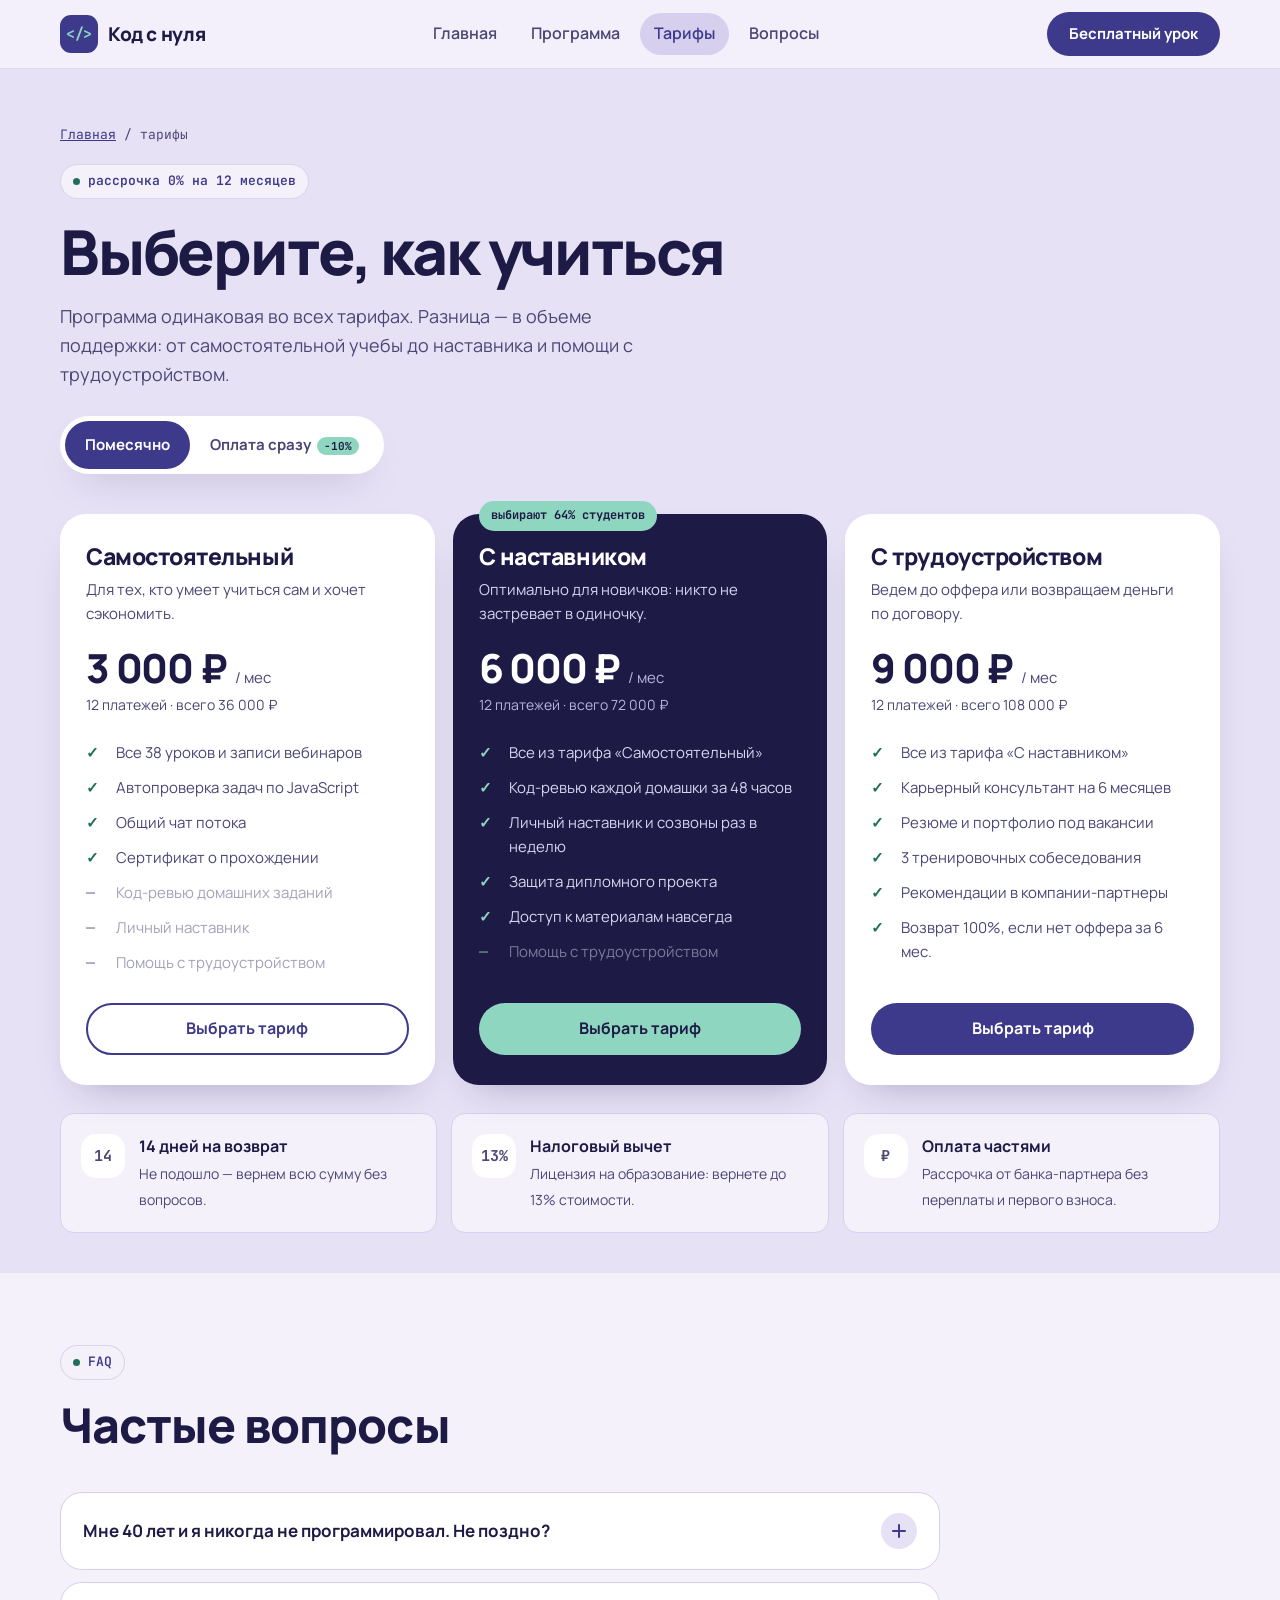
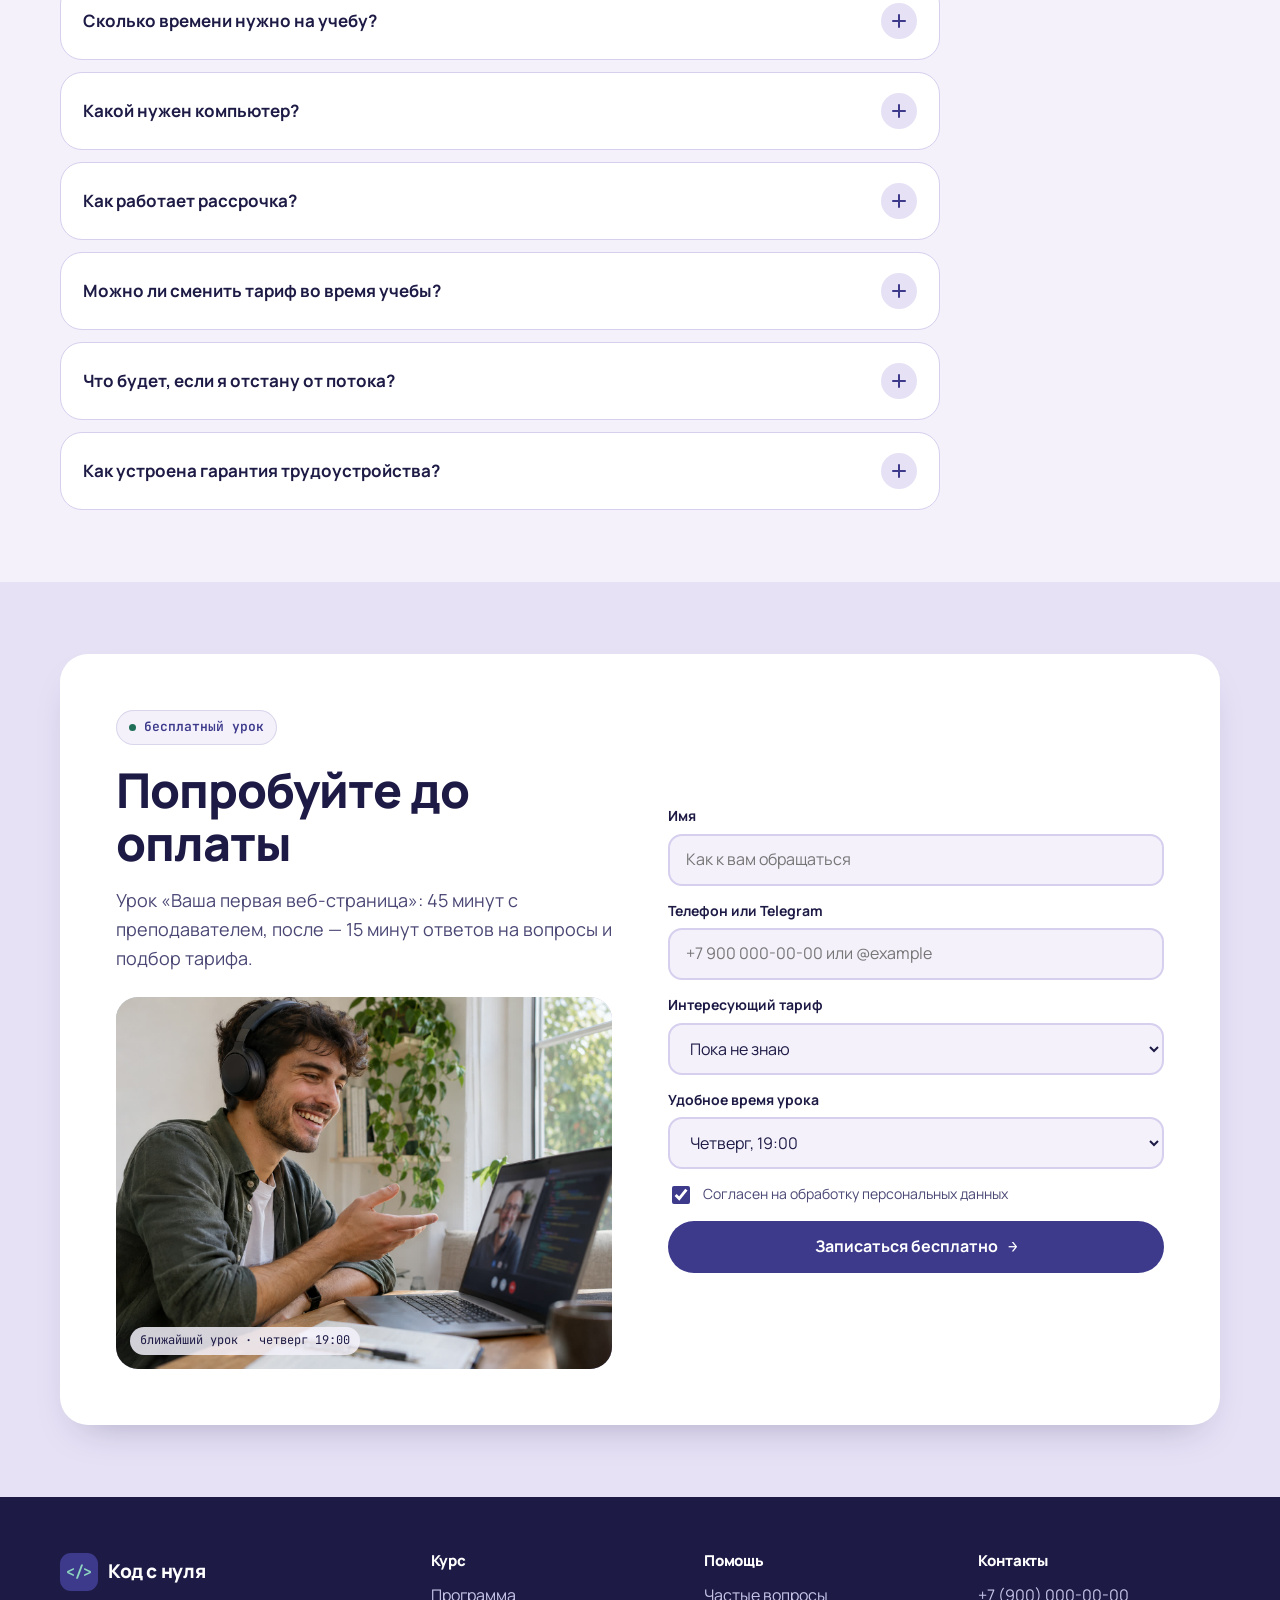
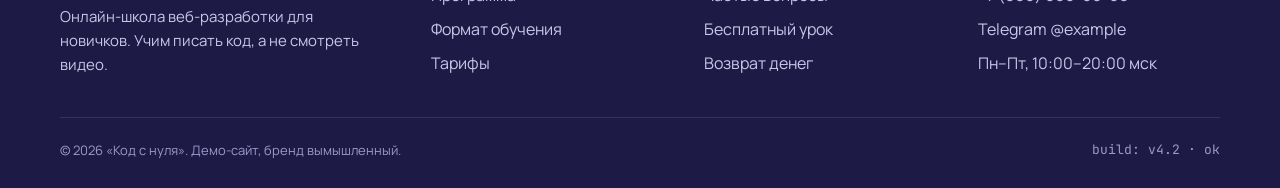
<file: 07-school/pricing.html>
<!doctype html>
<html lang="ru">
<head>
<meta charset="utf-8">
<meta name="viewport" content="width=device-width, initial-scale=1">
<title>Тарифы и рассрочка — Код с нуля</title>
<meta name="description" content="Три тарифа курса веб-разработки: самостоятельный, с наставником и с трудоустройством. Рассрочка 0% на 12 месяцев.">
<link rel="preconnect" href="https://fonts.googleapis.com">
<link rel="preconnect" href="https://fonts.gstatic.com" crossorigin>
<link href="https://fonts.googleapis.com/css2?family=JetBrains+Mono:wght@400;600;700&family=Manrope:wght@400;500;600;700;800&display=swap" rel="stylesheet">
<link rel="stylesheet" href="style.css">
</head>
<body>
<div class="aura" aria-hidden="true"></div>

<header class="header">
  <div class="wrap">
    <a class="logo" href="index.html"><span class="logo-mark">&lt;/&gt;</span>Код с нуля</a>
    <nav class="nav" aria-label="Основная навигация">
      <a href="index.html">Главная</a>
      <a href="program.html">Программа</a>
      <a href="pricing.html" aria-current="page">Тарифы</a>
      <a href="pricing.html#faq">Вопросы</a>
    </nav>
    <a class="btn btn-primary header-cta" href="pricing.html#trial">Бесплатный урок</a>
    <button class="burger" aria-label="Меню" aria-expanded="false" aria-controls="mnav"><span></span></button>
  </div>
</header>
<nav class="mnav" id="mnav" aria-label="Мобильная навигация">
  <a href="index.html">Главная</a>
  <a href="program.html">Программа</a>
  <a href="pricing.html" aria-current="page">Тарифы</a>
  <a href="pricing.html#faq">Вопросы</a>
  <a class="btn btn-primary" href="pricing.html#trial">Бесплатный урок</a>
</nav>

<main>
  <section class="page-hero">
    <div class="wrap">
      <div class="crumbs"><a href="index.html">Главная</a> / тарифы</div>
      <span class="eyebrow">рассрочка 0% на 12 месяцев</span>
      <h1>Выберите, как учиться</h1>
      <p class="lead">Программа одинаковая во всех тарифах. Разница — в объеме поддержки: от самостоятельной учебы до наставника и помощи с трудоустройством.</p>
      <div class="billing" role="group" aria-label="Способ оплаты">
        <span class="pill" id="billPill" aria-hidden="true"></span>
        <button type="button" data-bill="month" aria-pressed="true">Помесячно</button>
        <button type="button" data-bill="full" aria-pressed="false">Оплата сразу<span class="save">−10%</span></button>
      </div>

      <div class="plans">
        <article class="plan reveal">
          <h3>Самостоятельный</h3>
          <p class="plan-desc">Для тех, кто умеет учиться сам и хочет сэкономить.</p>
          <div class="price" data-month="3 000" data-full="32 400"><b>3 000 ₽</b><span class="per">/ мес</span></div>
          <div class="price-note" data-month="12 платежей · всего 36 000 ₽" data-full="вместо 36 000 ₽ · экономия 3 600 ₽">12 платежей · всего 36 000 ₽</div>
          <ul class="feat">
            <li>Все 38 уроков и записи вебинаров</li>
            <li>Автопроверка задач по JavaScript</li>
            <li>Общий чат потока</li>
            <li>Сертификат о прохождении</li>
            <li class="no">Код-ревью домашних заданий</li>
            <li class="no">Личный наставник</li>
            <li class="no">Помощь с трудоустройством</li>
          </ul>
          <a class="btn btn-ghost" href="#trial" data-plan="Самостоятельный">Выбрать тариф</a>
        </article>
        <article class="plan featured reveal d1">
          <span class="badge">выбирают 64% студентов</span>
          <h3>С наставником</h3>
          <p class="plan-desc">Оптимально для новичков: никто не застревает в одиночку.</p>
          <div class="price" data-month="6 000" data-full="64 800"><b>6 000 ₽</b><span class="per">/ мес</span></div>
          <div class="price-note" data-month="12 платежей · всего 72 000 ₽" data-full="вместо 72 000 ₽ · экономия 7 200 ₽">12 платежей · всего 72 000 ₽</div>
          <ul class="feat">
            <li>Все из тарифа «Самостоятельный»</li>
            <li>Код-ревью каждой домашки за 48 часов</li>
            <li>Личный наставник и созвоны раз в неделю</li>
            <li>Защита дипломного проекта</li>
            <li>Доступ к материалам навсегда</li>
            <li class="no">Помощь с трудоустройством</li>
          </ul>
          <a class="btn btn-mint" href="#trial" data-plan="С наставником">Выбрать тариф</a>
        </article>
        <article class="plan reveal d2">
          <h3>С трудоустройством</h3>
          <p class="plan-desc">Ведем до оффера или возвращаем деньги по договору.</p>
          <div class="price" data-month="9 000" data-full="97 200"><b>9 000 ₽</b><span class="per">/ мес</span></div>
          <div class="price-note" data-month="12 платежей · всего 108 000 ₽" data-full="вместо 108 000 ₽ · экономия 10 800 ₽">12 платежей · всего 108 000 ₽</div>
          <ul class="feat">
            <li>Все из тарифа «С наставником»</li>
            <li>Карьерный консультант на 6 месяцев</li>
            <li>Резюме и портфолио под вакансии</li>
            <li>3 тренировочных собеседования</li>
            <li>Рекомендации в компании-партнеры</li>
            <li>Возврат 100%, если нет оффера за 6 мес.</li>
          </ul>
          <a class="btn btn-primary" href="#trial" data-plan="С трудоустройством">Выбрать тариф</a>
        </article>
      </div>

      <div class="guarantee">
        <div class="g-item reveal"><span class="card-ico">14</span><div><b>14 дней на возврат</b><span>Не подошло — вернем всю сумму без вопросов.</span></div></div>
        <div class="g-item reveal d1"><span class="card-ico">13%</span><div><b>Налоговый вычет</b><span>Лицензия на образование: вернете до 13% стоимости.</span></div></div>
        <div class="g-item reveal d2"><span class="card-ico">₽</span><div><b>Оплата частями</b><span>Рассрочка от банка-партнера без переплаты и первого взноса.</span></div></div>
      </div>
    </div>
  </section>

  <section class="section bg-light" id="faq">
    <div class="wrap">
      <div class="head reveal">
        <span class="eyebrow">FAQ</span>
        <h2 class="h2">Частые вопросы</h2>
      </div>
      <div class="faq">
        <div class="module"><button class="acc-btn" aria-expanded="false" aria-controls="f1" id="fb1"><span>Мне 40 лет и я никогда не программировал. Не поздно?</span><span class="plus" aria-hidden="true"></span></button>
          <div class="acc-panel" id="f1" role="region" aria-labelledby="fb1" hidden><p>Нет. Самому старшему выпускнику прошлого потока было 52 года. Курс рассчитан на нулевой уровень: мы не ждем знаний математики или английского — достаточно базового владения компьютером.</p></div></div>
        <div class="module"><button class="acc-btn" aria-expanded="false" aria-controls="f2" id="fb2"><span>Сколько времени нужно на учебу?</span><span class="plus" aria-hidden="true"></span></button>
          <div class="acc-panel" id="f2" role="region" aria-labelledby="fb2" hidden><p>В среднем 6–8 часов в неделю: два вебинара по полтора часа и 3–5 часов на домашние задания. Многие учатся по вечерам и в выходные, совмещая с работой.</p></div></div>
        <div class="module"><button class="acc-btn" aria-expanded="false" aria-controls="f3" id="fb3"><span>Какой нужен компьютер?</span><span class="plus" aria-hidden="true"></span></button>
          <div class="acc-panel" id="f3" role="region" aria-labelledby="fb3" hidden><p>Подойдет любой ноутбук на Windows, macOS или Linux не старше 7–8 лет с 8 ГБ оперативной памяти. Все программы бесплатные, установим их вместе на первом занятии.</p></div></div>
        <div class="module"><button class="acc-btn" aria-expanded="false" aria-controls="f4" id="fb4"><span>Как работает рассрочка?</span><span class="plus" aria-hidden="true"></span></button>
          <div class="acc-panel" id="f4" role="region" aria-labelledby="fb4" hidden><p>Рассрочку на 12 месяцев оформляет банк-партнер онлайн за 10 минут. Переплаты нет: проценты банку платит школа. Досрочное погашение — в любой момент без комиссии.</p></div></div>
        <div class="module"><button class="acc-btn" aria-expanded="false" aria-controls="f5" id="fb5"><span>Можно ли сменить тариф во время учебы?</span><span class="plus" aria-hidden="true"></span></button>
          <div class="acc-panel" id="f5" role="region" aria-labelledby="fb5" hidden><p>Да, повысить тариф можно в любой момент до начала шестого модуля — доплачиваете только разницу. Понизить — в течение первых 14 дней с перерасчетом.</p></div></div>
        <div class="module"><button class="acc-btn" aria-expanded="false" aria-controls="f6" id="fb6"><span>Что будет, если я отстану от потока?</span><span class="plus" aria-hidden="true"></span></button>
          <div class="acc-panel" id="f6" role="region" aria-labelledby="fb6" hidden><p>Можно взять академический отпуск до 2 месяцев и продолжить со следующим потоком. Доступ к урокам и записям сохраняется, а наставник поможет составить план, чтобы догнать группу.</p></div></div>
        <div class="module"><button class="acc-btn" aria-expanded="false" aria-controls="f7" id="fb7"><span>Как устроена гарантия трудоустройства?</span><span class="plus" aria-hidden="true"></span></button>
          <div class="acc-panel" id="f7" role="region" aria-labelledby="fb7" hidden><p>Условия прописаны в договоре: вы сдаете все проекты и диплом, проходите тренировочные собеседования и откликаетесь на вакансии по плану консультанта. Если за 6 месяцев после выпуска нет оффера — возвращаем 100% стоимости.</p></div></div>
      </div>
    </div>
  </section>

  <section class="section" id="trial">
    <div class="wrap">
      <div class="trial">
        <div>
          <span class="eyebrow">бесплатный урок</span>
          <h2 class="h2">Попробуйте до оплаты</h2>
          <p class="lead">Урок «Ваша первая веб-страница»: 45 минут с преподавателем, после — 15 минут ответов на вопросы и подбор тарифа.</p>
          <div class="ph"><img src="img/mentor-call.jpg" alt="Наставник на видеозвонке со студентом" loading="lazy" decoding="async" onerror="this.remove()"><span class="ph-label">ближайший урок · четверг 19:00</span></div>
        </div>
        <form class="form" id="trialForm" novalidate>
          <div class="field"><label for="fName">Имя</label><input id="fName" name="name" autocomplete="given-name" placeholder="Как к вам обращаться" required></div>
          <div class="field"><label for="fContact">Телефон или Telegram</label><input id="fContact" name="contact" placeholder="+7 900 000-00-00 или @example" required></div>
          <div class="field"><label for="fPlan">Интересующий тариф</label>
            <select id="fPlan" name="plan">
              <option>Пока не знаю</option><option>Самостоятельный</option><option>С наставником</option><option>С трудоустройством</option>
            </select></div>
          <div class="field"><label for="fTime">Удобное время урока</label>
            <select id="fTime" name="time">
              <option>Четверг, 19:00</option><option>Суббота, 12:00</option><option>Воскресенье, 16:00</option>
            </select></div>
          <label class="check"><input type="checkbox" id="fAgree" required checked> Согласен на обработку персональных данных</label>
          <button class="btn btn-primary" type="submit">Записаться бесплатно <span class="arr">→</span></button>
          <div class="form-ok" id="formOk" role="status" aria-live="polite"></div>
        </form>
      </div>
    </div>
  </section>
</main>


<footer class="footer">
  <div class="wrap">
    <div class="footer-grid">
      <div>
        <a class="logo" href="index.html"><span class="logo-mark">&lt;/&gt;</span>Код с нуля</a>
        <p>Онлайн-школа веб-разработки для новичков. Учим писать код, а не смотреть видео.</p>
      </div>
      <div><h4>Курс</h4><ul><li><a href="program.html">Программа</a></li><li><a href="program.html#format">Формат обучения</a></li><li><a href="pricing.html">Тарифы</a></li></ul></div>
      <div><h4>Помощь</h4><ul><li><a href="pricing.html#faq">Частые вопросы</a></li><li><a href="pricing.html#trial">Бесплатный урок</a></li><li><a href="pricing.html#faq">Возврат денег</a></li></ul></div>
      <div><h4>Контакты</h4><ul><li><a href="tel:+79000000000">+7 (900) 000-00-00</a></li><li><a href="#">Telegram @example</a></li><li>Пн–Пт, 10:00–20:00 мск</li></ul></div>
    </div>
    <div class="footer-bottom"><span>© 2026 «Код с нуля». Демо-сайт, бренд вымышленный.</span><span class="mono">build: v4.2 · ok</span></div>
  </div>
</footer>
<script src="script.js"></script>
</body>
</html>
</file>
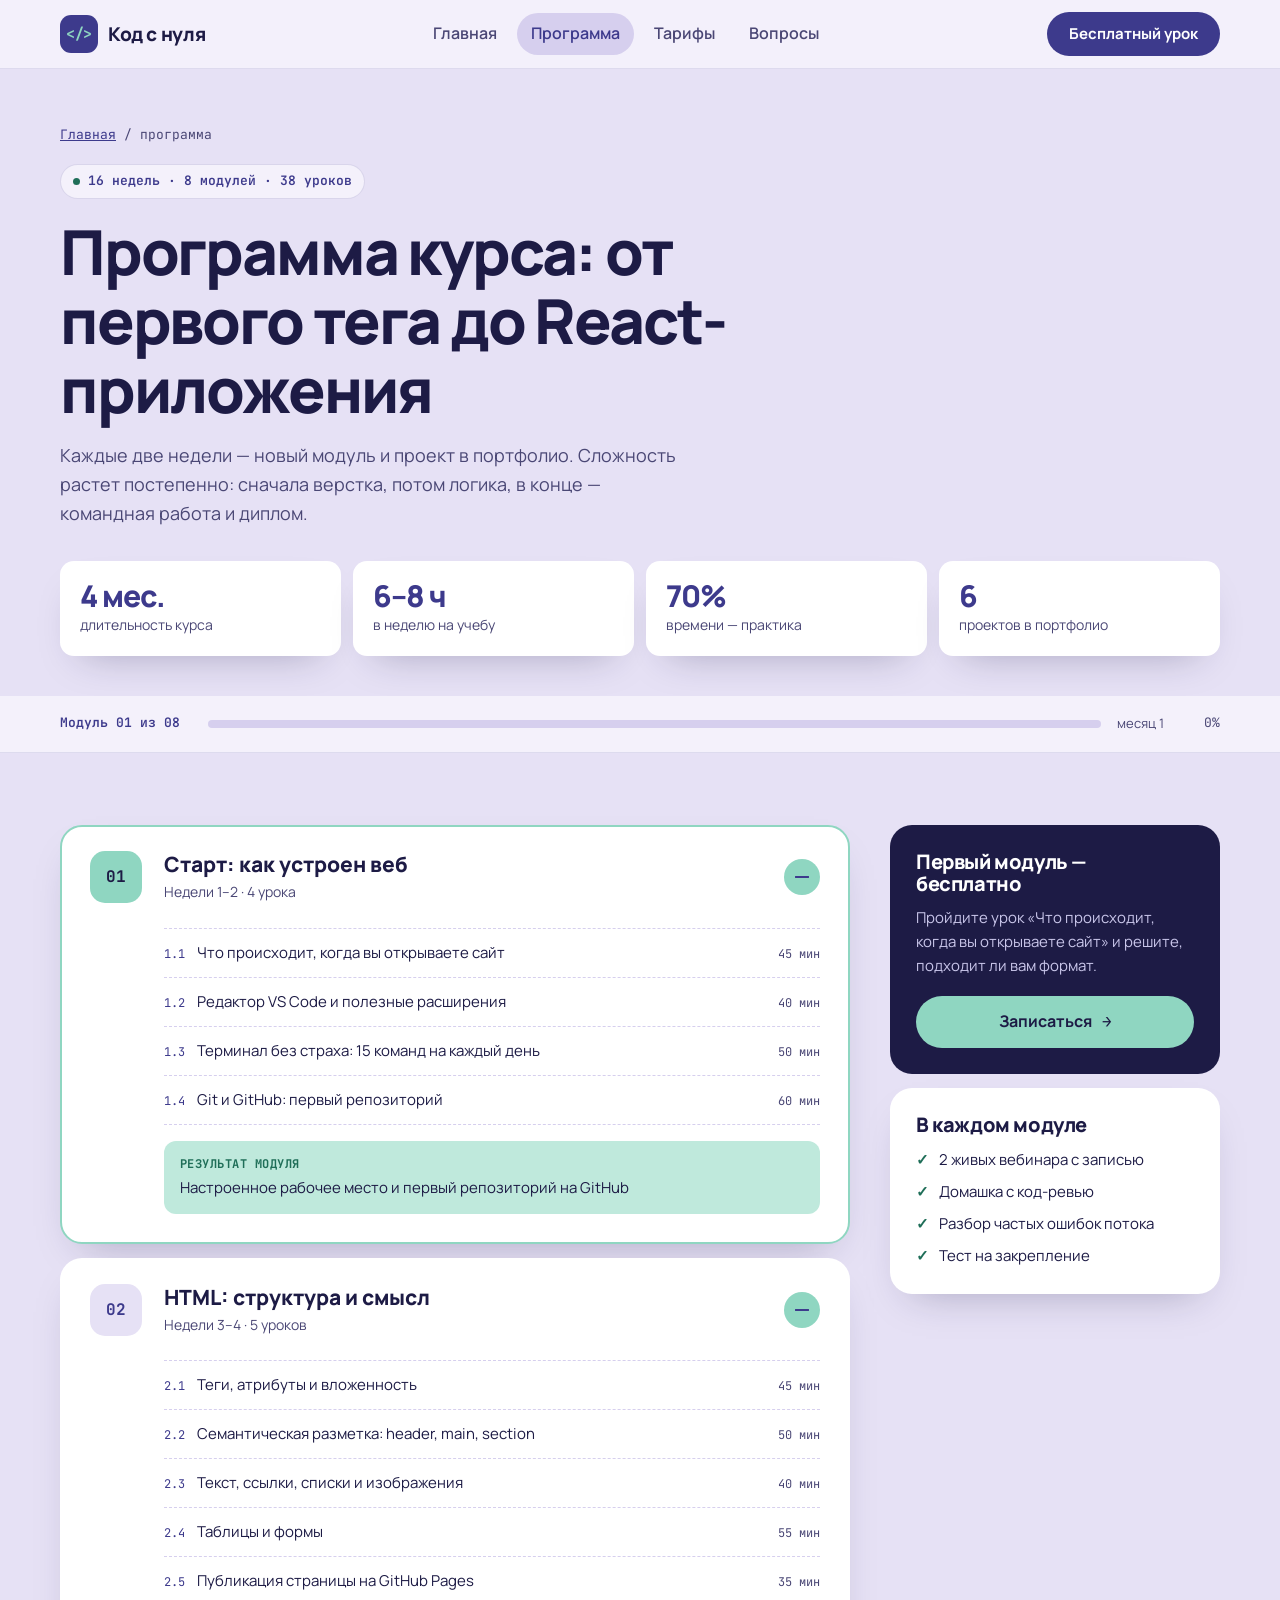
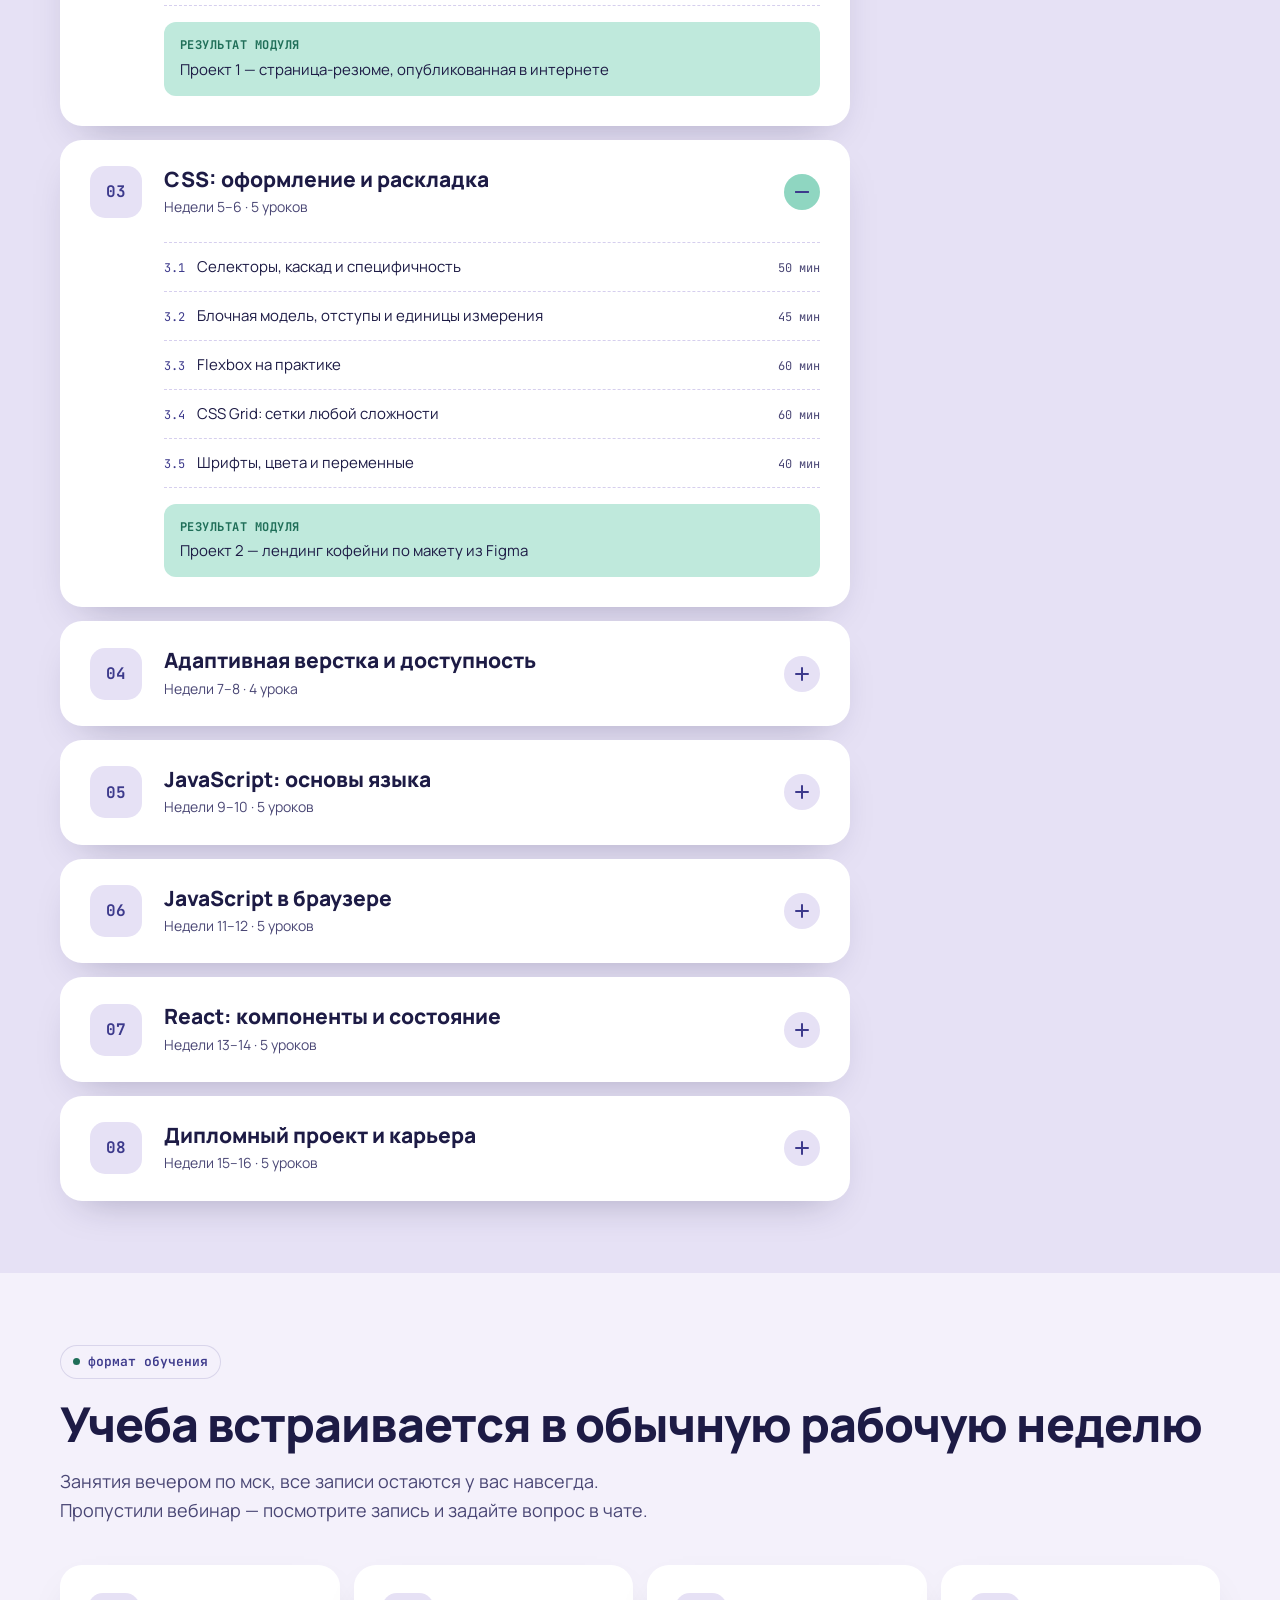
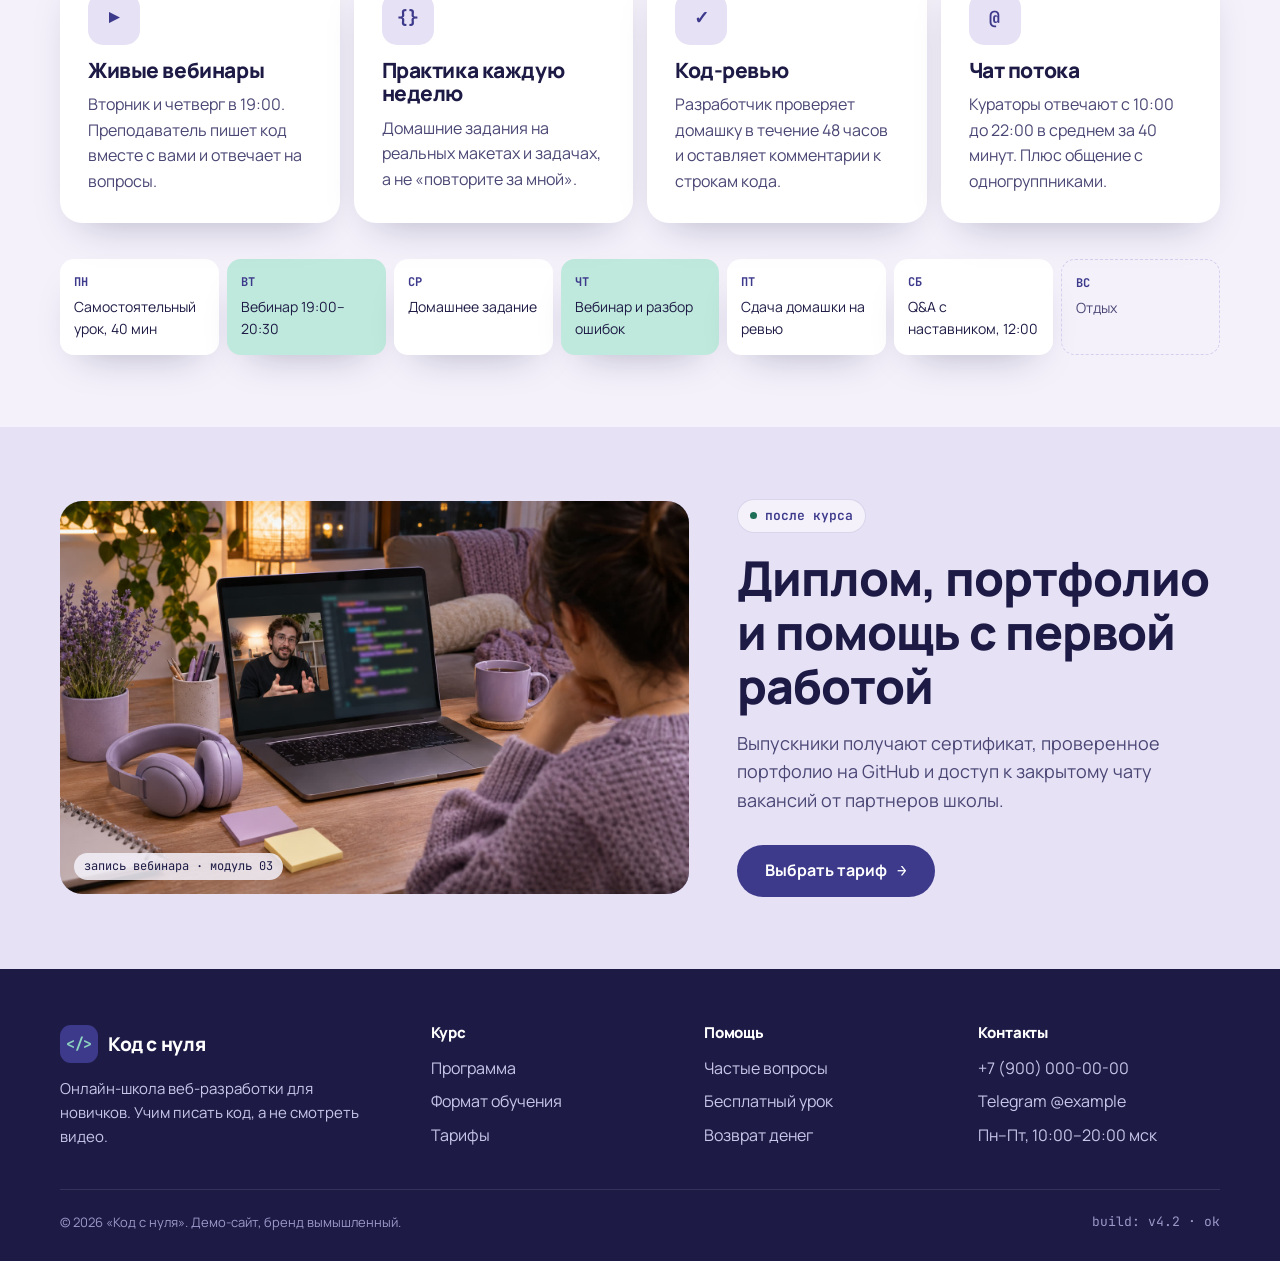
<file: 07-school/program.html>
<!doctype html>
<html lang="ru">
<head>
<meta charset="utf-8">
<meta name="viewport" content="width=device-width, initial-scale=1">
<title>Программа курса — Код с нуля</title>
<meta name="description" content="8 модулей и 38 уроков: HTML, CSS, адаптив, JavaScript, React и дипломный проект.">
<link rel="preconnect" href="https://fonts.googleapis.com">
<link rel="preconnect" href="https://fonts.gstatic.com" crossorigin>
<link href="https://fonts.googleapis.com/css2?family=JetBrains+Mono:wght@400;600;700&family=Manrope:wght@400;500;600;700;800&display=swap" rel="stylesheet">
<link rel="stylesheet" href="style.css">
</head>
<body>
<div class="aura" aria-hidden="true"></div>

<header class="header">
  <div class="wrap">
    <a class="logo" href="index.html"><span class="logo-mark">&lt;/&gt;</span>Код с нуля</a>
    <nav class="nav" aria-label="Основная навигация">
      <a href="index.html">Главная</a>
      <a href="program.html" aria-current="page">Программа</a>
      <a href="pricing.html">Тарифы</a>
      <a href="pricing.html#faq">Вопросы</a>
    </nav>
    <a class="btn btn-primary header-cta" href="pricing.html#trial">Бесплатный урок</a>
    <button class="burger" aria-label="Меню" aria-expanded="false" aria-controls="mnav"><span></span></button>
  </div>
</header>
<nav class="mnav" id="mnav" aria-label="Мобильная навигация">
  <a href="index.html">Главная</a>
  <a href="program.html" aria-current="page">Программа</a>
  <a href="pricing.html">Тарифы</a>
  <a href="pricing.html#faq">Вопросы</a>
  <a class="btn btn-primary" href="pricing.html#trial">Бесплатный урок</a>
</nav>

<main>
  <section class="page-hero">
    <div class="wrap">
      <div class="crumbs"><a href="index.html">Главная</a> / программа</div>
      <span class="eyebrow">16 недель · 8 модулей · 38 уроков</span>
      <h1>Программа курса: от первого тега до React-приложения</h1>
      <p class="lead">Каждые две недели — новый модуль и проект в портфолио. Сложность растет постепенно: сначала верстка, потом логика, в конце — командная работа и диплом.</p>
      <div class="facts">
        <div class="fact"><b>4 мес.</b><span>длительность курса</span></div>
        <div class="fact"><b>6–8 ч</b><span>в неделю на учебу</span></div>
        <div class="fact"><b>70%</b><span>времени — практика</span></div>
        <div class="fact"><b>6</b><span>проектов в портфолио</span></div>
      </div>
    </div>
  </section>

  <div class="progress" id="progress" aria-hidden="true">
    <div class="wrap">
      <span class="progress-label" id="progLabel">Модуль 01 из 08</span>
      <span class="progress-track"><span class="progress-fill" id="progFill"></span></span>
      <span class="progress-month" id="progMonth">месяц 1</span>
      <span class="progress-pct" id="progPct">0%</span>
    </div>
  </div>

  <section class="section" id="modules">
    <div class="wrap prog-layout">
      <div class="modules" id="modList">
        <article class="module" data-module="1">
          <button class="acc-btn" aria-expanded="true" aria-controls="m1" id="mb1">
            <span class="m-num">01</span>
            <span><span class="m-title">Старт: как устроен веб</span><span class="m-sub">Недели 1–2 · 4 урока</span></span>
            <span class="plus" aria-hidden="true"></span>
          </button>
          <div class="acc-panel" id="m1" role="region" aria-labelledby="mb1">
            <ul class="lessons"><li><span class="ln">1.1</span><span>Что происходит, когда вы открываете сайт</span><span class="lt">45 мин</span></li><li><span class="ln">1.2</span><span>Редактор VS Code и полезные расширения</span><span class="lt">40 мин</span></li><li><span class="ln">1.3</span><span>Терминал без страха: 15 команд на каждый день</span><span class="lt">50 мин</span></li><li><span class="ln">1.4</span><span>Git и GitHub: первый репозиторий</span><span class="lt">60 мин</span></li></ul>
            <div class="m-result"><b>результат модуля</b>Настроенное рабочее место и первый репозиторий на GitHub</div>
          </div>
        </article>
        <article class="module" data-module="2">
          <button class="acc-btn" aria-expanded="true" aria-controls="m2" id="mb2">
            <span class="m-num">02</span>
            <span><span class="m-title">HTML: структура и смысл</span><span class="m-sub">Недели 3–4 · 5 уроков</span></span>
            <span class="plus" aria-hidden="true"></span>
          </button>
          <div class="acc-panel" id="m2" role="region" aria-labelledby="mb2">
            <ul class="lessons"><li><span class="ln">2.1</span><span>Теги, атрибуты и вложенность</span><span class="lt">45 мин</span></li><li><span class="ln">2.2</span><span>Семантическая разметка: header, main, section</span><span class="lt">50 мин</span></li><li><span class="ln">2.3</span><span>Текст, ссылки, списки и изображения</span><span class="lt">40 мин</span></li><li><span class="ln">2.4</span><span>Таблицы и формы</span><span class="lt">55 мин</span></li><li><span class="ln">2.5</span><span>Публикация страницы на GitHub Pages</span><span class="lt">35 мин</span></li></ul>
            <div class="m-result"><b>результат модуля</b>Проект 1 — страница-резюме, опубликованная в интернете</div>
          </div>
        </article>
        <article class="module" data-module="3">
          <button class="acc-btn" aria-expanded="true" aria-controls="m3" id="mb3">
            <span class="m-num">03</span>
            <span><span class="m-title">CSS: оформление и раскладка</span><span class="m-sub">Недели 5–6 · 5 уроков</span></span>
            <span class="plus" aria-hidden="true"></span>
          </button>
          <div class="acc-panel" id="m3" role="region" aria-labelledby="mb3">
            <ul class="lessons"><li><span class="ln">3.1</span><span>Селекторы, каскад и специфичность</span><span class="lt">50 мин</span></li><li><span class="ln">3.2</span><span>Блочная модель, отступы и единицы измерения</span><span class="lt">45 мин</span></li><li><span class="ln">3.3</span><span>Flexbox на практике</span><span class="lt">60 мин</span></li><li><span class="ln">3.4</span><span>CSS Grid: сетки любой сложности</span><span class="lt">60 мин</span></li><li><span class="ln">3.5</span><span>Шрифты, цвета и переменные</span><span class="lt">40 мин</span></li></ul>
            <div class="m-result"><b>результат модуля</b>Проект 2 — лендинг кофейни по макету из Figma</div>
          </div>
        </article>
        <article class="module" data-module="4">
          <button class="acc-btn" aria-expanded="false" aria-controls="m4" id="mb4">
            <span class="m-num">04</span>
            <span><span class="m-title">Адаптивная верстка и доступность</span><span class="m-sub">Недели 7–8 · 4 урока</span></span>
            <span class="plus" aria-hidden="true"></span>
          </button>
          <div class="acc-panel" id="m4" role="region" aria-labelledby="mb4" hidden>
            <ul class="lessons"><li><span class="ln">4.1</span><span>Mobile first и медиазапросы</span><span class="lt">55 мин</span></li><li><span class="ln">4.2</span><span>Адаптивные изображения и типографика</span><span class="lt">45 мин</span></li><li><span class="ln">4.3</span><span>Анимации на CSS: transition и keyframes</span><span class="lt">50 мин</span></li><li><span class="ln">4.4</span><span>Доступность: контраст, фокус, экранные дикторы</span><span class="lt">45 мин</span></li></ul>
            <div class="m-result"><b>результат модуля</b>Проект 3 — многостраничный адаптивный сайт студии</div>
          </div>
        </article>
        <article class="module" data-module="5">
          <button class="acc-btn" aria-expanded="false" aria-controls="m5" id="mb5">
            <span class="m-num">05</span>
            <span><span class="m-title">JavaScript: основы языка</span><span class="m-sub">Недели 9–10 · 5 уроков</span></span>
            <span class="plus" aria-hidden="true"></span>
          </button>
          <div class="acc-panel" id="m5" role="region" aria-labelledby="mb5" hidden>
            <ul class="lessons"><li><span class="ln">5.1</span><span>Переменные, типы данных и операторы</span><span class="lt">50 мин</span></li><li><span class="ln">5.2</span><span>Условия и циклы</span><span class="lt">50 мин</span></li><li><span class="ln">5.3</span><span>Функции и область видимости</span><span class="lt">55 мин</span></li><li><span class="ln">5.4</span><span>Массивы и объекты</span><span class="lt">60 мин</span></li><li><span class="ln">5.5</span><span>Отладка в DevTools</span><span class="lt">40 мин</span></li></ul>
            <div class="m-result"><b>результат модуля</b>Набор из 20 задач с автопроверкой и разбором</div>
          </div>
        </article>
        <article class="module" data-module="6">
          <button class="acc-btn" aria-expanded="false" aria-controls="m6" id="mb6">
            <span class="m-num">06</span>
            <span><span class="m-title">JavaScript в браузере</span><span class="m-sub">Недели 11–12 · 5 уроков</span></span>
            <span class="plus" aria-hidden="true"></span>
          </button>
          <div class="acc-panel" id="m6" role="region" aria-labelledby="mb6" hidden>
            <ul class="lessons"><li><span class="ln">6.1</span><span>DOM: находим и меняем элементы</span><span class="lt">50 мин</span></li><li><span class="ln">6.2</span><span>События: клики, ввод, отправка формы</span><span class="lt">55 мин</span></li><li><span class="ln">6.3</span><span>Валидация форм и localStorage</span><span class="lt">50 мин</span></li><li><span class="ln">6.4</span><span>Асинхронность и fetch: данные с сервера</span><span class="lt">60 мин</span></li><li><span class="ln">6.5</span><span>Модули и структура проекта</span><span class="lt">45 мин</span></li></ul>
            <div class="m-result"><b>результат модуля</b>Проект 4 — приложение погоды на открытом API</div>
          </div>
        </article>
        <article class="module" data-module="7">
          <button class="acc-btn" aria-expanded="false" aria-controls="m7" id="mb7">
            <span class="m-num">07</span>
            <span><span class="m-title">React: компоненты и состояние</span><span class="m-sub">Недели 13–14 · 5 уроков</span></span>
            <span class="plus" aria-hidden="true"></span>
          </button>
          <div class="acc-panel" id="m7" role="region" aria-labelledby="mb7" hidden>
            <ul class="lessons"><li><span class="ln">7.1</span><span>Зачем нужен React и как создать проект на Vite</span><span class="lt">45 мин</span></li><li><span class="ln">7.2</span><span>Компоненты, props и JSX</span><span class="lt">55 мин</span></li><li><span class="ln">7.3</span><span>Состояние и хуки useState, useEffect</span><span class="lt">60 мин</span></li><li><span class="ln">7.4</span><span>Списки, формы и работа с API</span><span class="lt">60 мин</span></li><li><span class="ln">7.5</span><span>Маршрутизация и деплой на Vercel</span><span class="lt">50 мин</span></li></ul>
            <div class="m-result"><b>результат модуля</b>Проект 5 — канбан-доска задач с сохранением</div>
          </div>
        </article>
        <article class="module" data-module="8">
          <button class="acc-btn" aria-expanded="false" aria-controls="m8" id="mb8">
            <span class="m-num">08</span>
            <span><span class="m-title">Дипломный проект и карьера</span><span class="m-sub">Недели 15–16 · 5 уроков</span></span>
            <span class="plus" aria-hidden="true"></span>
          </button>
          <div class="acc-panel" id="m8" role="region" aria-labelledby="mb8" hidden>
            <ul class="lessons"><li><span class="ln">8.1</span><span>Выбор темы и техническое задание</span><span class="lt">40 мин</span></li><li><span class="ln">8.2</span><span>Работа в команде: ветки, pull request, ревью</span><span class="lt">55 мин</span></li><li><span class="ln">8.3</span><span>Защита диплома перед разработчиками</span><span class="lt">60 мин</span></li><li><span class="ln">8.4</span><span>Резюме, портфолио и GitHub-профиль</span><span class="lt">50 мин</span></li><li><span class="ln">8.5</span><span>Тренировочное собеседование</span><span class="lt">60 мин</span></li></ul>
            <div class="m-result"><b>результат модуля</b>Проект 6 — дипломный сайт для реального заказчика</div>
          </div>
        </article>
      </div>
      <aside class="prog-aside">
        <div class="aside-card">
          <h3>Первый модуль — бесплатно</h3>
          <p>Пройдите урок «Что происходит, когда вы открываете сайт» и решите, подходит ли вам формат.</p>
          <a class="btn btn-mint" href="pricing.html#trial">Записаться <span class="arr">→</span></a>
        </div>
        <div class="aside-card light">
          <h3>В каждом модуле</h3>
          <ul class="aside-list">
            <li>2 живых вебинара с записью</li>
            <li>Домашка с код-ревью</li>
            <li>Разбор частых ошибок потока</li>
            <li>Тест на закрепление</li>
          </ul>
        </div>
      </aside>
    </div>
  </section>

  <section class="section bg-light" id="format">
    <div class="wrap">
      <div class="head reveal">
        <span class="eyebrow">формат обучения</span>
        <h2 class="h2">Учеба встраивается в обычную рабочую неделю</h2>
        <p class="lead">Занятия вечером по мск, все записи остаются у вас навсегда. Пропустили вебинар — посмотрите запись и задайте вопрос в чате.</p>
      </div>
      <div class="format">
        <article class="card reveal"><div class="card-ico">▶</div><h3>Живые вебинары</h3><p>Вторник и четверг в 19:00. Преподаватель пишет код вместе с вами и отвечает на вопросы.</p></article>
        <article class="card reveal d1"><div class="card-ico">{}</div><h3>Практика каждую неделю</h3><p>Домашние задания на реальных макетах и задачах, а не «повторите за мной».</p></article>
        <article class="card reveal d2"><div class="card-ico">✓</div><h3>Код-ревью</h3><p>Разработчик проверяет домашку в течение 48 часов и оставляет комментарии к строкам кода.</p></article>
        <article class="card reveal d3"><div class="card-ico">@</div><h3>Чат потока</h3><p>Кураторы отвечают с 10:00 до 22:00 в среднем за 40 минут. Плюс общение с одногруппниками.</p></article>
      </div>
      <div class="week reveal" aria-label="Пример учебной недели">
        <div class="day"><b>ПН</b>Самостоятельный урок, 40 мин</div>
        <div class="day hot"><b>ВТ</b>Вебинар 19:00–20:30</div>
        <div class="day"><b>СР</b>Домашнее задание</div>
        <div class="day hot"><b>ЧТ</b>Вебинар и разбор ошибок</div>
        <div class="day"><b>ПТ</b>Сдача домашки на ревью</div>
        <div class="day"><b>СБ</b>Q&amp;A с наставником, 12:00</div>
        <div class="day off"><b>ВС</b>Отдых</div>
      </div>
    </div>
  </section>

  <section class="section">
    <div class="wrap photo-band">
      <div class="ph reveal"><img src="img/online-lesson.jpg" alt="Преподаватель ведет онлайн-занятие" loading="lazy" decoding="async" onerror="this.remove()"><span class="ph-label">запись вебинара · модуль 03</span></div>
      <div class="reveal d1">
        <span class="eyebrow">после курса</span>
        <h2 class="h2">Диплом, портфолио и помощь с первой работой</h2>
        <p class="lead">Выпускники получают сертификат, проверенное портфолио на GitHub и доступ к закрытому чату вакансий от партнеров школы.</p>
        <div class="hero-actions"><a class="btn btn-primary" href="pricing.html">Выбрать тариф <span class="arr">→</span></a></div>
      </div>
    </div>
  </section>
</main>

<footer class="footer">
  <div class="wrap">
    <div class="footer-grid">
      <div>
        <a class="logo" href="index.html"><span class="logo-mark">&lt;/&gt;</span>Код с нуля</a>
        <p>Онлайн-школа веб-разработки для новичков. Учим писать код, а не смотреть видео.</p>
      </div>
      <div><h4>Курс</h4><ul><li><a href="program.html">Программа</a></li><li><a href="program.html#format">Формат обучения</a></li><li><a href="pricing.html">Тарифы</a></li></ul></div>
      <div><h4>Помощь</h4><ul><li><a href="pricing.html#faq">Частые вопросы</a></li><li><a href="pricing.html#trial">Бесплатный урок</a></li><li><a href="pricing.html#faq">Возврат денег</a></li></ul></div>
      <div><h4>Контакты</h4><ul><li><a href="tel:+79000000000">+7 (900) 000-00-00</a></li><li><a href="#">Telegram @example</a></li><li>Пн–Пт, 10:00–20:00 мск</li></ul></div>
    </div>
    <div class="footer-bottom"><span>© 2026 «Код с нуля». Демо-сайт, бренд вымышленный.</span><span class="mono">build: v4.2 · ok</span></div>
  </div>
</footer>
<script src="script.js"></script>
</body>
</html>
</file>
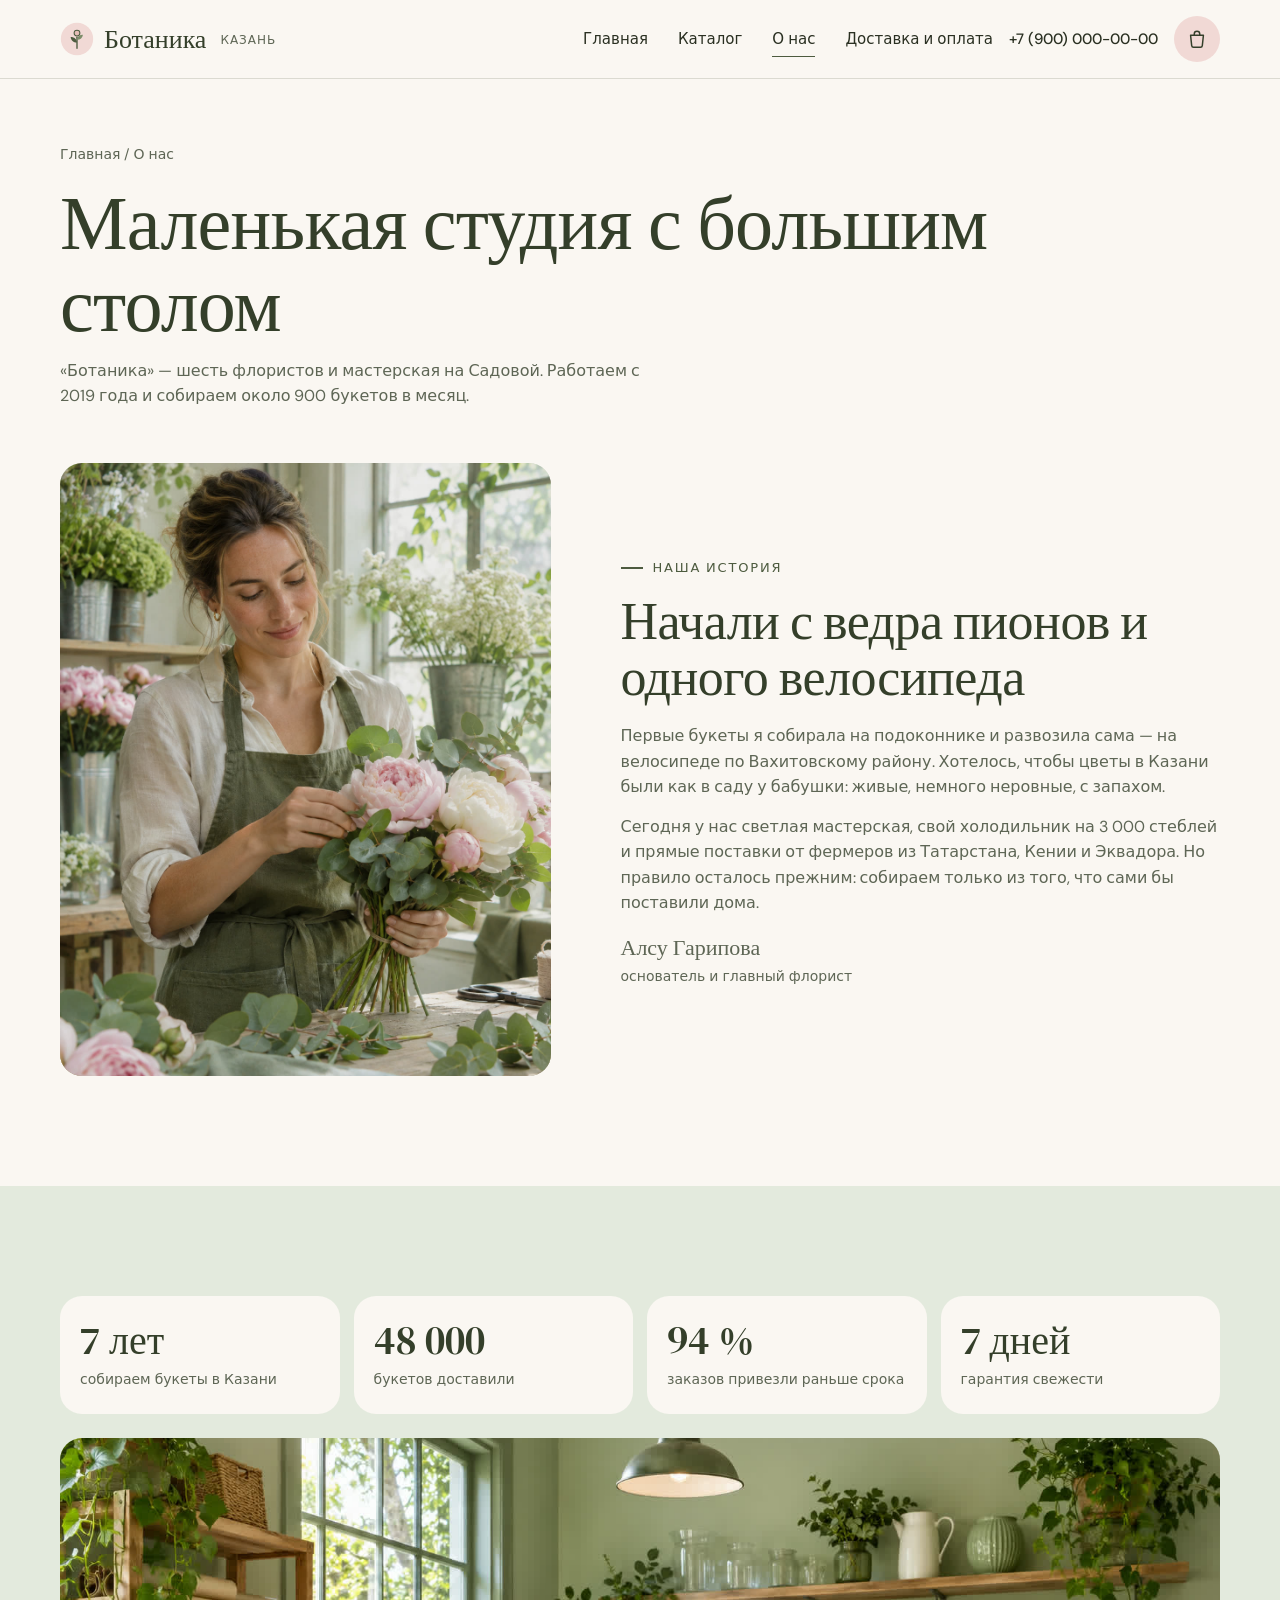
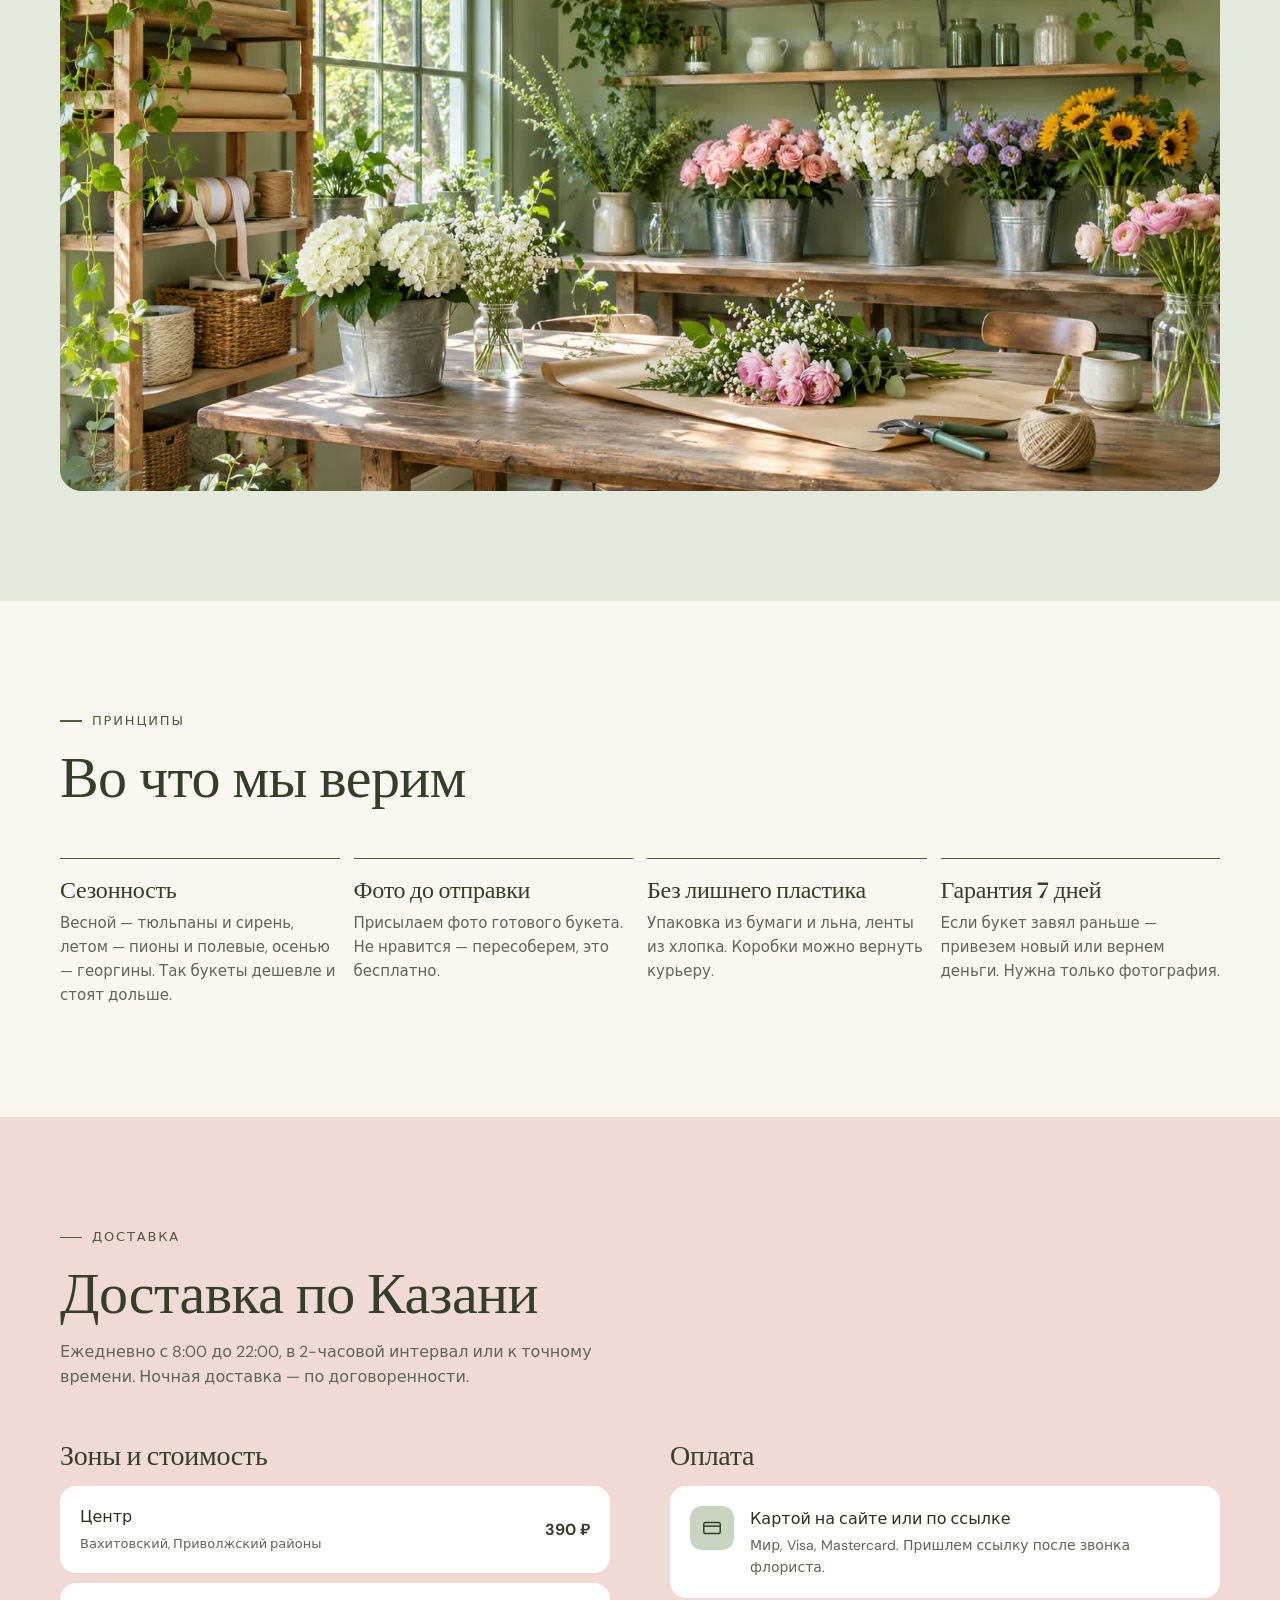
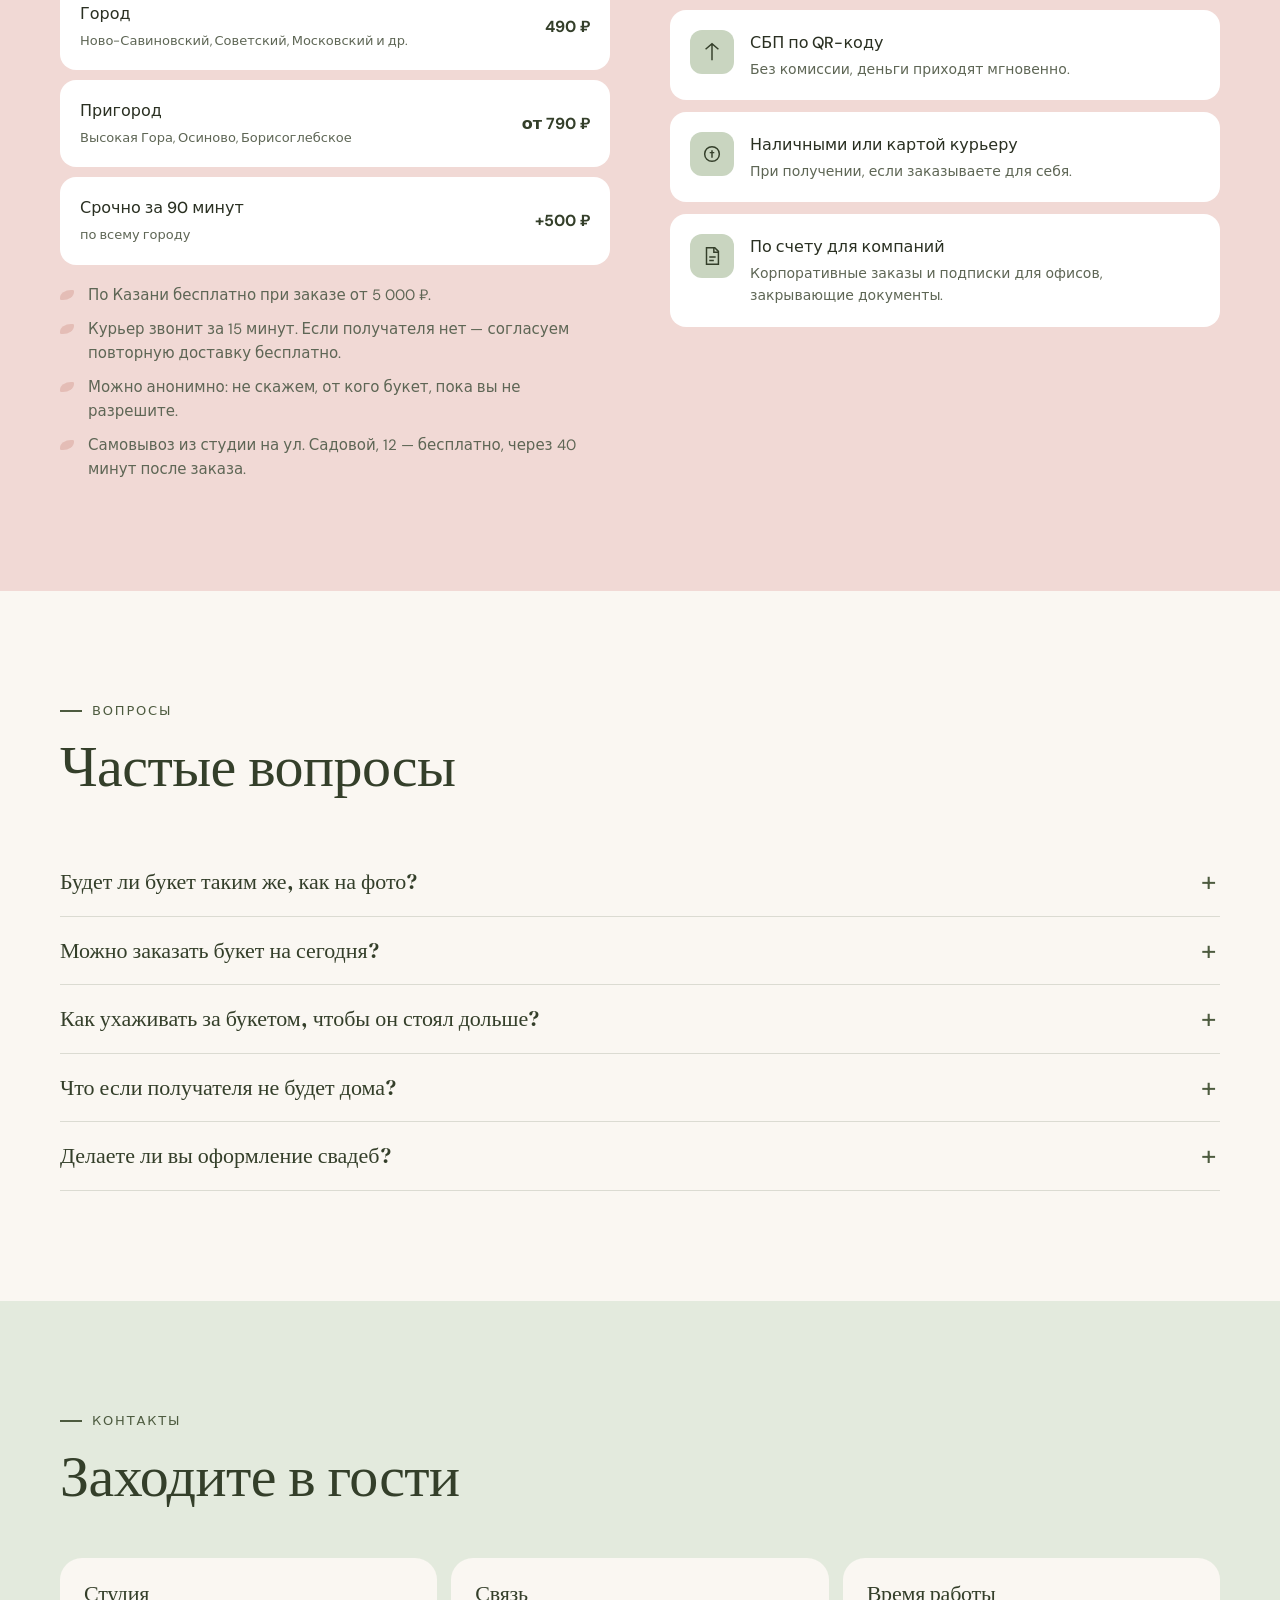
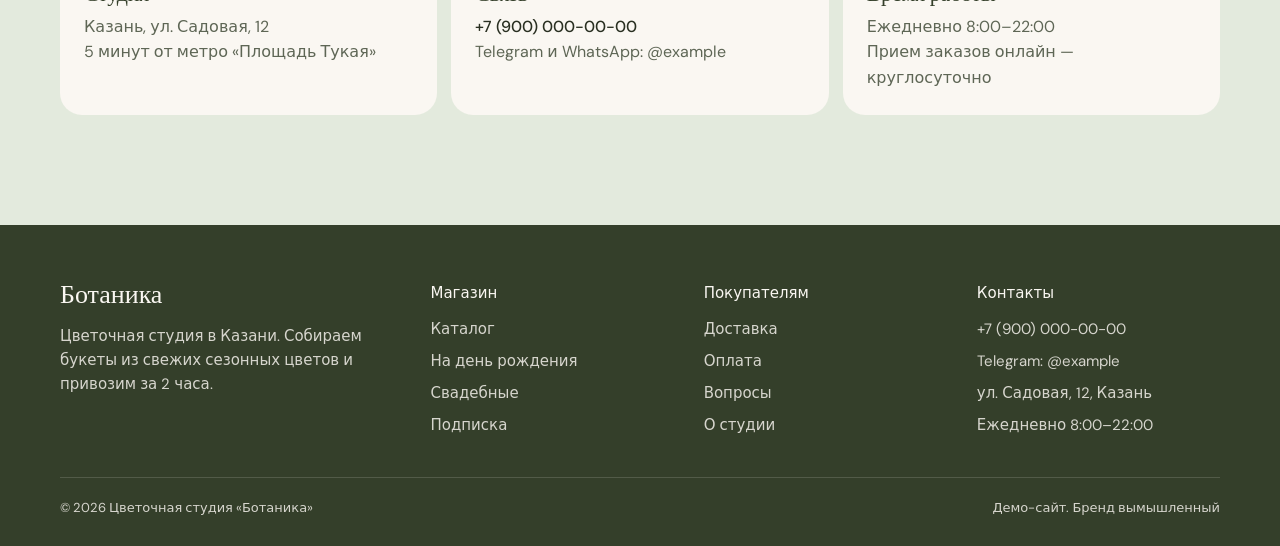
<file: 09-flowers/about.html>
<!doctype html>
<html lang="ru">
<head>
<meta charset="utf-8">
<meta name="viewport" content="width=device-width, initial-scale=1">
<title>О студии, доставка и оплата — Ботаника, Казань</title>
<meta name="description" content="История цветочной студии Ботаника, зоны и стоимость доставки по Казани, способы оплаты и ответы на вопросы.">
<link rel="preconnect" href="https://fonts.googleapis.com">
<link rel="preconnect" href="https://fonts.gstatic.com" crossorigin>
<link href="https://fonts.googleapis.com/css2?family=DM+Sans:opsz,wght@9..40,400;9..40,500;9..40,700&family=DM+Serif+Display:ital@0;1&display=swap" rel="stylesheet">
<link rel="stylesheet" href="style.css">
<link rel="icon" href="data:image/svg+xml,%3Csvg xmlns='http://www.w3.org/2000/svg' viewBox='0 0 40 40'%3E%3Ccircle cx='20' cy='20' r='19' fill='%23F1D9D5'/%3E%3Ccircle cx='20' cy='16' r='6' fill='%234D5B3F'/%3E%3C/svg%3E">
</head>
<body>
<a class="sr" href="#main">К содержимому</a>
<header class="header">
  <div class="wrap header__in">
    <a class="logo" href="index.html" aria-label="Ботаника — на главную">
      <svg class="logo__mark" viewBox="0 0 40 40" fill="none" aria-hidden="true"><circle cx="20" cy="20" r="19" fill="#F1D9D5"/><path d="M20 31V18" stroke="#4D5B3F" stroke-width="1.6" stroke-linecap="round"/><path d="M20 24c-4.5 0-7-2.5-7.5-6.5 4.5 0 7 2.5 7.5 6.5z" fill="#4D5B3F"/><path d="M20 21c4 0 6.5-2.3 7-6-4 0-6.5 2.3-7 6z" fill="#7C8D69"/><circle cx="20" cy="13" r="3.4" fill="#E4BDB6" stroke="#4D5B3F" stroke-width="1.2"/></svg>
      <span class="logo__name">Ботаника</span><span class="logo__city">Казань</span>
    </a>
    <nav class="nav" aria-label="Основное меню">
      <a href="index.html">Главная</a>
      <a href="catalog.html">Каталог</a>
      <a href="about.html" aria-current="page">О нас</a>
      <a href="about.html#delivery">Доставка и оплата</a>
    </nav>
    <a class="header__phone" href="tel:+79000000000">+7 (900) 000-00-00</a>
    <button class="cart-btn" type="button" aria-label="Корзина" aria-controls="cart">
      <svg viewBox="0 0 24 24" fill="none" stroke="#343F2A" stroke-width="1.6" stroke-linecap="round" stroke-linejoin="round" aria-hidden="true"><path d="M5 8h14l-1.2 11.2a2 2 0 0 1-2 1.8H8.2a2 2 0 0 1-2-1.8L5 8z"/><path d="M9 8V6.5a3 3 0 0 1 6 0V8"/></svg>
      <span class="cart-count" aria-hidden="true">0</span>
    </button>
    <button class="burger" type="button" aria-label="Меню" aria-expanded="false" aria-controls="mnav"><span></span></button>
  </div>
</header>
<nav class="mnav" id="mnav" aria-label="Мобильное меню">
  <a href="index.html">Главная</a>
  <a href="catalog.html">Каталог букетов</a>
  <a href="about.html">О нас</a>
  <a href="about.html#delivery">Доставка и оплата</a>
  <p>Ежедневно 8:00–22:00 · <a href="tel:+79000000000" style="display:inline;font:inherit;border:0;padding:0">+7 (900) 000-00-00</a></p>
</nav>
<main id="main">
  <section class="page-head">
    <div class="wrap">
      <div class="crumbs"><a href="index.html">Главная</a> / О нас</div>
      <h1>Маленькая студия с большим столом</h1>
      <p>«Ботаника» — шесть флористов и мастерская на Садовой. Работаем с 2019 года и собираем около 900 букетов в месяц.</p>
    </div>
  </section>

  <section class="section" style="padding-top:10px">
    <div class="wrap story">
      <div class="ph ph--florist reveal"><img src="img/florist.jpg" alt="Флорист Алсу собирает букет из пионов в мастерской" loading="lazy" decoding="async" onerror="this.classList.add('noimg')"></div>
      <div class="reveal">
        <span class="eyebrow">Наша история</span>
        <h2>Начали с ведра пионов и одного велосипеда</h2>
        <p>Первые букеты я собирала на подоконнике и развозила сама — на велосипеде по Вахитовскому району. Хотелось, чтобы цветы в Казани были как в саду у бабушки: живые, немного неровные, с запахом.</p>
        <p>Сегодня у нас светлая мастерская, свой холодильник на 3 000 стеблей и прямые поставки от фермеров из Татарстана, Кении и Эквадора. Но правило осталось прежним: собираем только из того, что сами бы поставили дома.</p>
        <p class="sign">Алсу Гарипова<span>основатель и главный флорист</span></p>
      </div>
    </div>
  </section>

  <section class="section section--sage">
    <div class="wrap">
      <div class="numbers">
        <div class="num reveal"><b>7 лет</b><span>собираем букеты в Казани</span></div>
        <div class="num reveal"><b>48 000</b><span>букетов доставили</span></div>
        <div class="num reveal"><b>94 %</b><span>заказов привезли раньше срока</span></div>
        <div class="num reveal"><b>7 дней</b><span>гарантия свежести</span></div>
      </div>
      <div class="ph ph--workshop wide-ph reveal" style="margin-top:24px"><img src="img/workshop.jpg" alt="Интерьер цветочной мастерской Ботаника" loading="lazy" decoding="async" onerror="this.classList.add('noimg')"></div>
    </div>
  </section>

  <section class="section">
    <div class="wrap">
      <div class="sec-head"><span class="eyebrow">Принципы</span><h2>Во что мы верим</h2></div>
      <div class="values">
        <div class="value reveal"><h3>Сезонность</h3><p>Весной — тюльпаны и сирень, летом — пионы и полевые, осенью — георгины. Так букеты дешевле и стоят дольше.</p></div>
        <div class="value reveal"><h3>Фото до отправки</h3><p>Присылаем фото готового букета. Не нравится — пересоберем, это бесплатно.</p></div>
        <div class="value reveal"><h3>Без лишнего пластика</h3><p>Упаковка из бумаги и льна, ленты из хлопка. Коробки можно вернуть курьеру.</p></div>
        <div class="value reveal"><h3>Гарантия 7 дней</h3><p>Если букет завял раньше — привезем новый или вернем деньги. Нужна только фотография.</p></div>
      </div>
    </div>
  </section>

  <section class="section section--powder" id="delivery">
    <div class="wrap">
      <div class="sec-head"><span class="eyebrow">Доставка</span><h2>Доставка по Казани</h2><p>Ежедневно с 8:00 до 22:00, в 2-часовой интервал или к точному времени. Ночная доставка — по договоренности.</p></div>
      <div class="delivery">
        <div>
          <h3>Зоны и стоимость</h3>
          <div class="zones">
            <div class="zone"><span><b>Центр</b><small>Вахитовский, Приволжский районы</small></span><em>390 ₽</em></div>
            <div class="zone"><span><b>Город</b><small>Ново-Савиновский, Советский, Московский и др.</small></span><em>490 ₽</em></div>
            <div class="zone"><span><b>Пригород</b><small>Высокая Гора, Осиново, Борисоглебское</small></span><em>от 790 ₽</em></div>
            <div class="zone"><span><b>Срочно за 90 минут</b><small>по всему городу</small></span><em>+500 ₽</em></div>
          </div>
          <ul class="notes">
            <li>По Казани бесплатно при заказе от 5 000 ₽.</li>
            <li>Курьер звонит за 15 минут. Если получателя нет — согласуем повторную доставку бесплатно.</li>
            <li>Можно анонимно: не скажем, от кого букет, пока вы не разрешите.</li>
            <li>Самовывоз из студии на ул. Садовой, 12 — бесплатно, через 40 минут после заказа.</li>
          </ul>
        </div>
        <div id="payment">
          <h3>Оплата</h3>
          <div class="pay">
            <div class="pay__item"><span class="pay__ico"><svg viewBox="0 0 24 24" fill="none" stroke="#343F2A" stroke-width="1.6" aria-hidden="true"><rect x="3" y="6" width="18" height="12" rx="2"/><path d="M3 10h18"/></svg></span><div><b>Картой на сайте или по ссылке</b><p>Мир, Visa, Mastercard. Пришлем ссылку после звонка флориста.</p></div></div>
            <div class="pay__item"><span class="pay__ico"><svg viewBox="0 0 24 24" fill="none" stroke="#343F2A" stroke-width="1.6" aria-hidden="true"><path d="M12 3v18M5 9l7-6 7 6"/></svg></span><div><b>СБП по QR-коду</b><p>Без комиссии, деньги приходят мгновенно.</p></div></div>
            <div class="pay__item"><span class="pay__ico"><svg viewBox="0 0 24 24" fill="none" stroke="#343F2A" stroke-width="1.6" aria-hidden="true"><circle cx="12" cy="12" r="8"/><path d="M12 8v8M9.5 10.5h5"/></svg></span><div><b>Наличными или картой курьеру</b><p>При получении, если заказываете для себя.</p></div></div>
            <div class="pay__item"><span class="pay__ico"><svg viewBox="0 0 24 24" fill="none" stroke="#343F2A" stroke-width="1.6" aria-hidden="true"><path d="M6 3h9l4 4v14H6z"/><path d="M14 3v5h5M9 13h7M9 17h5"/></svg></span><div><b>По счету для компаний</b><p>Корпоративные заказы и подписки для офисов, закрывающие документы.</p></div></div>
          </div>
        </div>
      </div>
    </div>
  </section>

  <section class="section" id="faq">
    <div class="wrap">
      <div class="sec-head"><span class="eyebrow">Вопросы</span><h2>Частые вопросы</h2></div>
      <div class="faq">
        <details><summary>Будет ли букет таким же, как на фото?</summary><p>Да, по стилю, размеру и оттенкам. Если какого-то цветка нет в поставке, заменим похожим и обязательно предупредим. Фото готового букета пришлем до отправки.</p></details>
        <details><summary>Можно заказать букет на сегодня?</summary><p>Да. Заказы до 20:00 привозим в тот же день, срочная доставка — за 90 минут по всему городу.</p></details>
        <details><summary>Как ухаживать за букетом, чтобы он стоял дольше?</summary><p>Подрезайте стебли наискосок на 1–2 см и меняйте воду раз в два дня. К каждому букету кладем пакетик подкормки и карточку ухода.</p></details>
        <details><summary>Что если получателя не будет дома?</summary><p>Курьер позвонит заранее. Если не дозвонимся — свяжемся с вами и бесплатно привезем повторно в удобное время.</p></details>
        <details><summary>Делаете ли вы оформление свадеб?</summary><p>Да: букет невесты, бутоньерки, арка, декор столов. Расскажите о дате и площадке — пришлем смету за один день.</p></details>
      </div>
    </div>
  </section>

  <section class="section section--sage">
    <div class="wrap">
      <div class="sec-head"><span class="eyebrow">Контакты</span><h2>Заходите в гости</h2></div>
      <div class="contacts">
        <div class="contact"><h3>Студия</h3><p>Казань, ул. Садовая, 12<br>5 минут от метро «Площадь Тукая»</p></div>
        <div class="contact"><h3>Связь</h3><p><a href="tel:+79000000000">+7 (900) 000-00-00</a><br>Telegram и WhatsApp: @example</p></div>
        <div class="contact"><h3>Время работы</h3><p>Ежедневно 8:00–22:00<br>Прием заказов онлайн — круглосуточно</p></div>
      </div>
    </div>
  </section>
</main>
<footer class="footer">
  <div class="wrap">
    <div class="footer__grid">
      <div>
        <a class="logo" href="index.html"><span class="logo__name">Ботаника</span></a>
        <p style="margin-top:14px;max-width:320px">Цветочная студия в Казани. Собираем букеты из свежих сезонных цветов и привозим за 2 часа.</p>
      </div>
      <div><h4>Магазин</h4><ul><li><a href="catalog.html">Каталог</a></li><li><a href="catalog.html?occasion=birthday">На день рождения</a></li><li><a href="catalog.html?occasion=wedding">Свадебные</a></li><li><a href="index.html#subscription">Подписка</a></li></ul></div>
      <div><h4>Покупателям</h4><ul><li><a href="about.html#delivery">Доставка</a></li><li><a href="about.html#payment">Оплата</a></li><li><a href="about.html#faq">Вопросы</a></li><li><a href="about.html">О студии</a></li></ul></div>
      <div><h4>Контакты</h4><ul><li><a href="tel:+79000000000">+7 (900) 000-00-00</a></li><li>Telegram: @example</li><li>ул. Садовая, 12, Казань</li><li>Ежедневно 8:00–22:00</li></ul></div>
    </div>
    <div class="footer__bottom"><span>© 2026 Цветочная студия «Ботаника»</span><span>Демо-сайт. Бренд вымышленный</span></div>
  </div>
</footer>
<script src="script.js" defer></script>
</body>
</html>
</file>
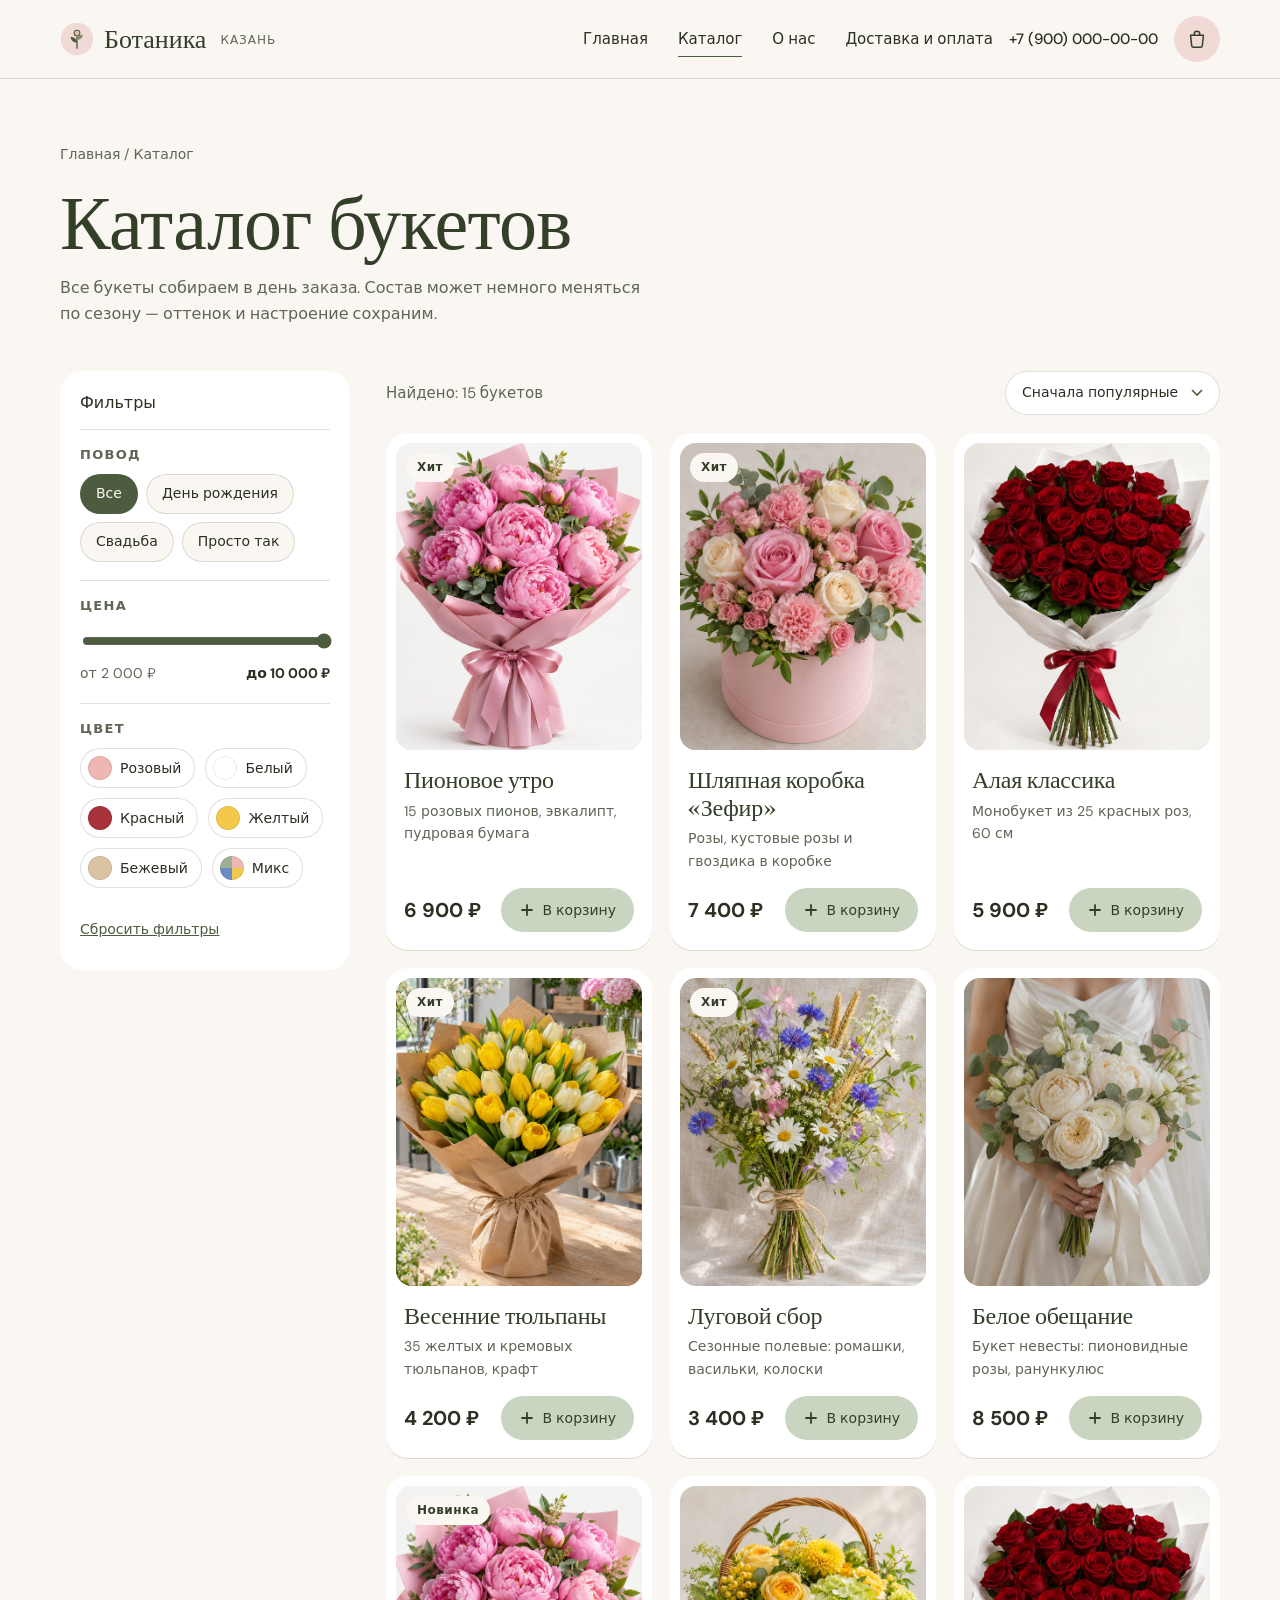
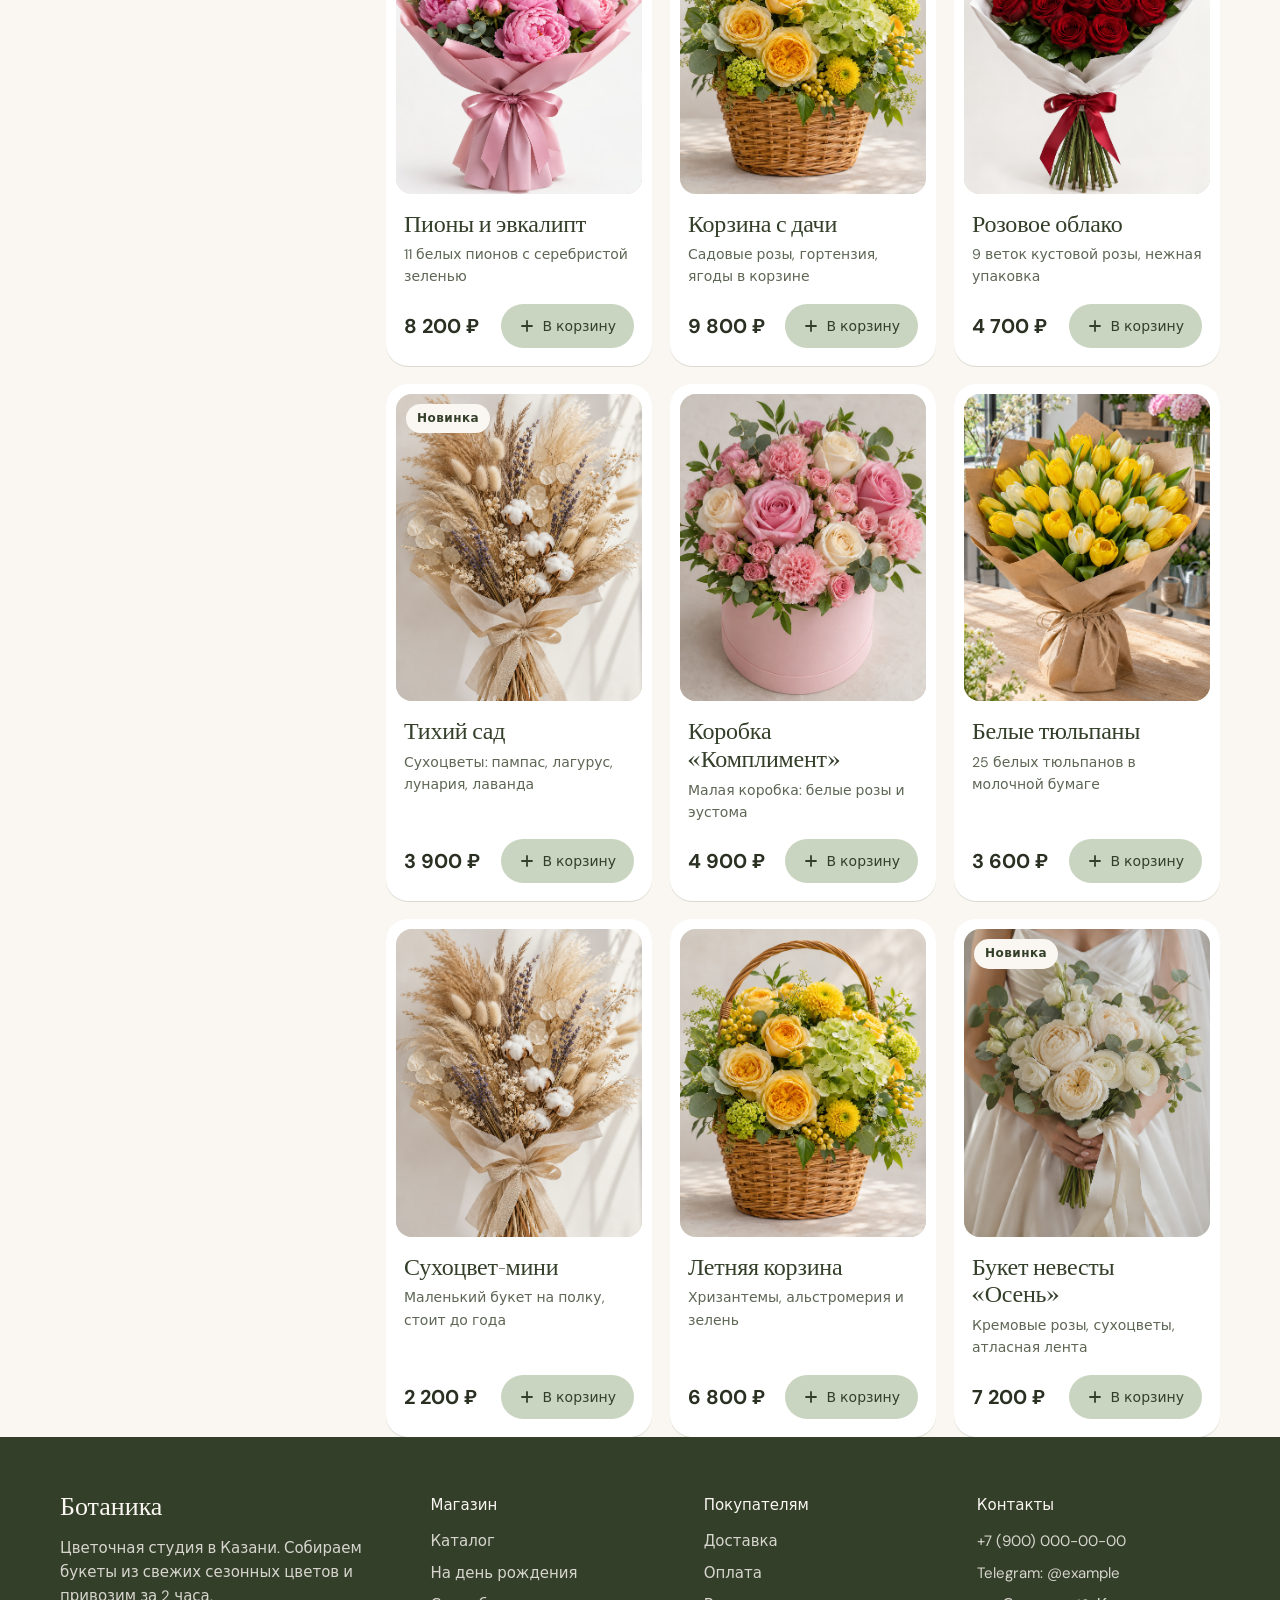
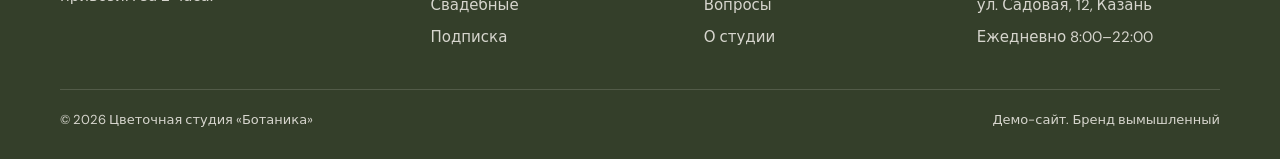
<file: 09-flowers/catalog.html>
<!doctype html>
<html lang="ru">
<head>
<meta charset="utf-8">
<meta name="viewport" content="width=device-width, initial-scale=1">
<title>Каталог букетов — Ботаника, Казань</title>
<meta name="description" content="Каталог букетов с фильтрами по поводу, цене и цвету. Доставка по Казани за 2 часа.">
<link rel="preconnect" href="https://fonts.googleapis.com">
<link rel="preconnect" href="https://fonts.gstatic.com" crossorigin>
<link href="https://fonts.googleapis.com/css2?family=DM+Sans:opsz,wght@9..40,400;9..40,500;9..40,700&family=DM+Serif+Display:ital@0;1&display=swap" rel="stylesheet">
<link rel="stylesheet" href="style.css">
<link rel="icon" href="data:image/svg+xml,%3Csvg xmlns='http://www.w3.org/2000/svg' viewBox='0 0 40 40'%3E%3Ccircle cx='20' cy='20' r='19' fill='%23F1D9D5'/%3E%3Ccircle cx='20' cy='16' r='6' fill='%234D5B3F'/%3E%3C/svg%3E">
</head>
<body>
<a class="sr" href="#main">К содержимому</a>
<header class="header">
  <div class="wrap header__in">
    <a class="logo" href="index.html" aria-label="Ботаника — на главную">
      <svg class="logo__mark" viewBox="0 0 40 40" fill="none" aria-hidden="true"><circle cx="20" cy="20" r="19" fill="#F1D9D5"/><path d="M20 31V18" stroke="#4D5B3F" stroke-width="1.6" stroke-linecap="round"/><path d="M20 24c-4.5 0-7-2.5-7.5-6.5 4.5 0 7 2.5 7.5 6.5z" fill="#4D5B3F"/><path d="M20 21c4 0 6.5-2.3 7-6-4 0-6.5 2.3-7 6z" fill="#7C8D69"/><circle cx="20" cy="13" r="3.4" fill="#E4BDB6" stroke="#4D5B3F" stroke-width="1.2"/></svg>
      <span class="logo__name">Ботаника</span><span class="logo__city">Казань</span>
    </a>
    <nav class="nav" aria-label="Основное меню">
      <a href="index.html">Главная</a>
      <a href="catalog.html" aria-current="page">Каталог</a>
      <a href="about.html">О нас</a>
      <a href="about.html#delivery">Доставка и оплата</a>
    </nav>
    <a class="header__phone" href="tel:+79000000000">+7 (900) 000-00-00</a>
    <button class="cart-btn" type="button" aria-label="Корзина" aria-controls="cart">
      <svg viewBox="0 0 24 24" fill="none" stroke="#343F2A" stroke-width="1.6" stroke-linecap="round" stroke-linejoin="round" aria-hidden="true"><path d="M5 8h14l-1.2 11.2a2 2 0 0 1-2 1.8H8.2a2 2 0 0 1-2-1.8L5 8z"/><path d="M9 8V6.5a3 3 0 0 1 6 0V8"/></svg>
      <span class="cart-count" aria-hidden="true">0</span>
    </button>
    <button class="burger" type="button" aria-label="Меню" aria-expanded="false" aria-controls="mnav"><span></span></button>
  </div>
</header>
<nav class="mnav" id="mnav" aria-label="Мобильное меню">
  <a href="index.html">Главная</a>
  <a href="catalog.html">Каталог букетов</a>
  <a href="about.html">О нас</a>
  <a href="about.html#delivery">Доставка и оплата</a>
  <p>Ежедневно 8:00–22:00 · <a href="tel:+79000000000" style="display:inline;font:inherit;border:0;padding:0">+7 (900) 000-00-00</a></p>
</nav>
<main id="main">
  <section class="page-head">
    <div class="wrap">
      <div class="crumbs"><a href="index.html">Главная</a> / Каталог</div>
      <h1>Каталог букетов</h1>
      <p>Все букеты собираем в день заказа. Состав может немного меняться по сезону — оттенок и настроение сохраним.</p>
    </div>
  </section>
  <div class="wrap shop">
    <details class="filters" id="filters">
      <summary>Фильтры</summary>
      <div class="fgroup">
        <h3>Повод</h3>
        <div class="chips">
          <button class="chip" type="button" data-occ="all" aria-pressed="true">Все</button>
          <button class="chip" type="button" data-occ="birthday" aria-pressed="false">День рождения</button>
          <button class="chip" type="button" data-occ="wedding" aria-pressed="false">Свадьба</button>
          <button class="chip" type="button" data-occ="simply" aria-pressed="false">Просто так</button>
        </div>
      </div>
      <div class="fgroup">
        <h3><label for="price">Цена</label></h3>
        <input class="range" id="price" type="range" min="2000" max="10000" step="100" value="10000">
        <div class="range-val"><span>от 2 000 ₽</span><b id="price-out">до 10 000 ₽</b></div>
      </div>
      <div class="fgroup">
        <h3>Цвет</h3>
        <div class="colors">
          <label class="color"><input type="checkbox" name="color" value="pink"><span style="--c:#EDB8B1">Розовый</span></label>
          <label class="color"><input type="checkbox" name="color" value="white"><span style="--c:#FFFFFF">Белый</span></label>
          <label class="color"><input type="checkbox" name="color" value="red"><span style="--c:#A8323A">Красный</span></label>
          <label class="color"><input type="checkbox" name="color" value="yellow"><span style="--c:#F2C94C">Желтый</span></label>
          <label class="color"><input type="checkbox" name="color" value="beige"><span style="--c:#D9C3A0">Бежевый</span></label>
          <label class="color"><input type="checkbox" name="color" value="mix"><span style="--c:conic-gradient(#EDB8B1 0 25%,#F2C94C 0 50%,#6D8BC4 0 75%,#9DB094 0)">Микс</span></label>
        </div>
      </div>
      <button class="reset" type="button" data-reset>Сбросить фильтры</button>
    </details>
    <div>
      <div class="toolbar">
        <span class="toolbar__count" id="found" role="status">Найдено: 15 букетов</span>
        <label class="sr" for="sort">Сортировка</label>
        <select class="select" id="sort">
          <option value="pop">Сначала популярные</option>
          <option value="asc">Сначала дешевле</option>
          <option value="desc">Сначала дороже</option>
          <option value="new">Сначала новинки</option>
        </select>
      </div>
      <div class="grid grid--3" id="catalog-grid"></div>
      <div class="empty" id="empty"><h3>Таких букетов пока нет</h3><p>Попробуйте расширить цену или выбрать другой цвет. А еще флорист соберет букет под ваш запрос.</p><button class="btn btn--ghost" type="button" data-reset>Сбросить фильтры</button></div>
    </div>
  </div>
</main>
<footer class="footer">
  <div class="wrap">
    <div class="footer__grid">
      <div>
        <a class="logo" href="index.html"><span class="logo__name">Ботаника</span></a>
        <p style="margin-top:14px;max-width:320px">Цветочная студия в Казани. Собираем букеты из свежих сезонных цветов и привозим за 2 часа.</p>
      </div>
      <div><h4>Магазин</h4><ul><li><a href="catalog.html">Каталог</a></li><li><a href="catalog.html?occasion=birthday">На день рождения</a></li><li><a href="catalog.html?occasion=wedding">Свадебные</a></li><li><a href="index.html#subscription">Подписка</a></li></ul></div>
      <div><h4>Покупателям</h4><ul><li><a href="about.html#delivery">Доставка</a></li><li><a href="about.html#payment">Оплата</a></li><li><a href="about.html#faq">Вопросы</a></li><li><a href="about.html">О студии</a></li></ul></div>
      <div><h4>Контакты</h4><ul><li><a href="tel:+79000000000">+7 (900) 000-00-00</a></li><li>Telegram: @example</li><li>ул. Садовая, 12, Казань</li><li>Ежедневно 8:00–22:00</li></ul></div>
    </div>
    <div class="footer__bottom"><span>© 2026 Цветочная студия «Ботаника»</span><span>Демо-сайт. Бренд вымышленный</span></div>
  </div>
</footer>
<script src="script.js" defer></script>
</body>
</html>
</file>
<file: style.css>
:root {
  --bg: #111312;
  --bg-2: #171a18;
  --surface: #1d211f;
  --line: rgba(236, 231, 220, .1);
  --line-2: rgba(236, 231, 220, .18);
  --text: #ece7dc;
  --muted: #a29f96;
  --dim: #74726b;
  --accent: #d3df8a;
  --accent-ink: #151810;
  --radius: 18px;
  --wrap: 1240px;
  --pad: clamp(16px, 4vw, 40px);
  --ease: cubic-bezier(.22, .61, .36, 1);
  --sans: "Onest", system-ui, -apple-system, "Segoe UI", sans-serif;
  --serif: "Spectral", Georgia, serif;
}

*, *::before, *::after { box-sizing: border-box; }
html { scroll-behavior: smooth; -webkit-text-size-adjust: 100%; }
body {
  margin: 0;
  background: var(--bg);
  color: var(--text);
  font: 400 17px/1.6 var(--sans);
  -webkit-font-smoothing: antialiased;
  overflow-x: hidden;
}
img { display: block; max-width: 100%; height: auto; }
[hidden] { display: none !important; }
a { color: inherit; text-decoration: none; }
h1, h2, h3, p { margin: 0; }
h1, h2 { text-wrap: balance; }
em { font-family: var(--serif); font-style: italic; font-weight: 300; color: var(--accent); letter-spacing: 0; }
::selection { background: var(--accent); color: var(--accent-ink); }
:focus-visible { outline: 2px solid var(--accent); outline-offset: 3px; border-radius: 6px; }

.wrap { width: 100%; max-width: var(--wrap); margin: 0 auto; padding: 0 var(--pad); }

/* Кнопки, ссылки */
.btn {
  display: inline-flex; align-items: center; gap: 10px;
  padding: 16px 26px;
  background: var(--accent); color: var(--accent-ink);
  font-weight: 600; font-size: 16px; line-height: 1;
  border-radius: 100px;
  transition: transform .3s var(--ease), opacity .3s;
}
.btn:hover { transform: translateY(-2px); }
.btn:active { transform: translateY(0); }
.btn__arrow { width: 18px; height: 18px; fill: none; stroke: currentColor; stroke-width: 1.8; stroke-linecap: round; stroke-linejoin: round; transition: transform .3s var(--ease); }
.btn:hover .btn__arrow { transform: translateX(3px); }
.btn--small { padding: 11px 18px; font-size: 14px; }
.btn--big { padding: 20px 32px; font-size: 18px; }

.link { font-weight: 500; color: var(--text); border-bottom: 1px solid var(--line-2); padding-bottom: 2px; transition: border-color .3s; }
.link:hover { border-color: var(--accent); }

.eyebrow {
  font-size: 13px; font-weight: 500; letter-spacing: .14em; text-transform: uppercase;
  color: var(--muted);
  display: inline-flex; align-items: center; gap: 10px;
}
.eyebrow::before { content: ""; width: 18px; height: 1px; background: var(--accent); }

/* Шапка */
.header {
  position: fixed; inset: 0 0 auto; z-index: 50;
  background: rgba(17, 19, 18, .94);
  border-bottom: 1px solid transparent;
  transition: border-color .3s;
}
.header.is-scrolled { border-color: var(--line); }
.header__in { display: flex; align-items: center; gap: 32px; height: 68px; }
.logo { display: inline-flex; align-items: center; gap: 10px; font-weight: 600; font-size: 18px; letter-spacing: -.01em; }
.logo__mark { width: 30px; height: 30px; border-radius: 8px; background: var(--surface); border: 1px solid var(--line-2); display: grid; place-items: center; }
.logo__mark svg { width: 20px; height: 20px; fill: none; stroke: var(--accent); stroke-width: 3; stroke-linecap: round; stroke-linejoin: round; }
.logo--muted { color: var(--muted); }
.nav { display: flex; gap: 28px; margin-left: auto; font-size: 15px; color: var(--muted); }
.nav a { transition: color .25s; }
.nav a:hover { color: var(--text); }

/* Первый экран */
.hero { padding: 140px 0 96px; position: relative; overflow: hidden; }
.hero__grid { display: grid; grid-template-columns: 1.08fr .92fr; gap: 56px; align-items: center; }
.hero__title {
  margin-top: 22px;
  font-size: clamp(40px, 6.2vw, 82px); line-height: 1.02; font-weight: 500; letter-spacing: -.035em;
}
.hero__title em { font-size: 1.04em; }
.hero__lead { margin-top: 26px; max-width: 540px; font-size: 19px; color: var(--muted); }
.hero__actions { margin-top: 36px; display: flex; flex-wrap: wrap; align-items: center; gap: 18px 28px; }
.hero__facts { list-style: none; padding: 28px 0 0; margin: 52px 0 0; border-top: 1px solid var(--line); display: grid; grid-template-columns: repeat(3, 1fr); gap: 24px; }
.hero__facts li { display: flex; flex-direction: column; gap: 6px; }
.hero__facts b { font-size: 28px; font-weight: 500; letter-spacing: -.02em; }
.hero__facts span { font-size: 14px; line-height: 1.4; color: var(--muted); }

.hero__visual { position: relative; }
.stack { position: relative; aspect-ratio: 1 / 1.02; }
.stack__item {
  position: absolute; width: 74%; aspect-ratio: 16 / 10.5;
  border-radius: 14px; overflow: hidden;
  background: var(--surface);
  border: 1px solid var(--line-2);
  box-shadow: 0 30px 60px -20px rgba(0, 0, 0, .7);
}
.stack__item img { width: 100%; }
.stack__item--1 { top: 0; right: 0; transform: rotate(3deg); opacity: .55; }
.stack__item--2 { top: 27%; left: 0; transform: rotate(-2.5deg); opacity: .8; }
.stack__item--3 { bottom: 0; right: 6%; }

/* Секции */
.section { padding: 120px 0; }
.section--alt { background: var(--bg-2); border-block: 1px solid var(--line); }
.section__head { max-width: 760px; margin-bottom: 56px; }
.section__title { margin-top: 18px; font-size: clamp(32px, 4.4vw, 56px); line-height: 1.06; font-weight: 500; letter-spacing: -.03em; }
.section__lead { margin-top: 20px; font-size: 18px; color: var(--muted); max-width: 620px; }

/* Фильтр */
.filters { display: flex; flex-wrap: wrap; gap: 10px; margin-bottom: 36px; }
.chip {
  font: 500 15px/1 var(--sans); color: var(--muted);
  background: transparent; border: 1px solid var(--line-2); border-radius: 100px;
  padding: 11px 18px; cursor: pointer;
  transition: color .25s, background-color .25s, border-color .25s;
}
.chip:hover { color: var(--text); border-color: var(--text); }
.chip.is-active { background: var(--text); border-color: var(--text); color: var(--bg); }

/* Сетка работ */
.grid { display: grid; grid-template-columns: repeat(2, 1fr); gap: 56px 40px; }
.card { display: flex; flex-direction: column; gap: 22px; transition: opacity .4s var(--ease), transform .4s var(--ease); }
.card.is-hidden { display: none; }
.card__frame {
  display: block; border-radius: var(--radius); overflow: hidden;
  background: var(--surface); border: 1px solid var(--line);
  transition: border-color .4s, transform .5s var(--ease);
}
.card__bar { display: flex; gap: 6px; padding: 12px 14px; border-bottom: 1px solid var(--line); }
.card__bar i { width: 9px; height: 9px; border-radius: 50%; background: var(--line-2); }
.card__view { display: block; aspect-ratio: 16 / 10; overflow: hidden; position: relative; }
.card__view img {
  width: 100%; will-change: auto;
  transition: transform 1.2s var(--ease);
}
.card:hover .card__frame { border-color: var(--line-2); }
.card:hover .card__view img { transform: translateY(-77.5%); transition: transform 7s cubic-bezier(.45, .05, .35, 1); }
.card__meta { display: grid; grid-template-columns: 1fr auto; gap: 6px 24px; align-items: end; }
.card__niche { grid-column: 1 / -1; font-size: 13px; letter-spacing: .1em; text-transform: uppercase; color: var(--dim); }
.card__title { font-size: 28px; font-weight: 500; letter-spacing: -.02em; line-height: 1.15; }
.card__text { grid-column: 1; color: var(--muted); font-size: 16px; line-height: 1.5; }
.card__link {
  grid-column: 2; grid-row: 2 / 4; align-self: center;
  display: inline-flex; align-items: center; gap: 8px; white-space: nowrap;
  font-weight: 500; font-size: 15px;
  padding: 12px 18px; border: 1px solid var(--line-2); border-radius: 100px;
  transition: background-color .25s, color .25s, border-color .25s;
}
.card__link::after { content: "↗"; color: var(--accent); transition: color .25s; }
.card__link:hover { background: var(--accent); color: var(--accent-ink); border-color: var(--accent); }
.card__link:hover::after { color: var(--accent-ink); }

/* Было -> стало */
.ba-list { display: grid; grid-template-columns: repeat(3, 1fr); gap: 32px; }
.ba { margin: 0; }
.ba__stage {
  position: relative; aspect-ratio: 16 / 10; overflow: hidden;
  border-radius: var(--radius); background: var(--surface); border: 1px solid var(--line-2);
  user-select: none; -webkit-user-select: none;
}
.ba__after, .ba__before-img { position: absolute; inset: 0; width: 100%; height: 100%; object-fit: cover; object-position: top; pointer-events: none; }
.ba__before, .ba__before-in { position: absolute; inset: 0; overflow: hidden; }
.ba__before { transform: translateX(-50%); }
.ba__before-in { transform: translateX(50%); }
.ba__ph {
  position: absolute; inset: 0; display: grid; align-items: center; justify-items: start; text-align: center;
  background:
    repeating-linear-gradient(135deg, rgba(236, 231, 220, .035) 0 12px, transparent 12px 24px),
    #262a27;
  color: var(--dim); font-size: 13px; line-height: 1.5; letter-spacing: .04em;
}
.ba__ph span { width: 50%; padding: 0 12px; }
.ba__handle { position: absolute; inset: 0; pointer-events: none; transform: translateX(0); }
.ba__handle::before { content: ""; position: absolute; top: 0; bottom: 0; left: 50%; width: 2px; margin-left: -1px; background: var(--accent); }
.ba__knob {
  position: absolute; top: 50%; left: 50%; width: 40px; height: 40px; margin: -20px 0 0 -20px;
  border-radius: 50%; background: var(--accent);
  box-shadow: 0 6px 20px rgba(0, 0, 0, .4);
}
.ba__knob::before, .ba__knob::after {
  content: ""; position: absolute; top: 50%; width: 7px; height: 7px; margin-top: -3.5px;
  border: solid var(--accent-ink); border-width: 0 0 2px 2px;
}
.ba__knob::before { left: 11px; transform: rotate(45deg); }
.ba__knob::after { right: 11px; transform: rotate(-135deg); }
.ba__tag {
  position: absolute; top: 12px; padding: 6px 11px; border-radius: 100px;
  background: rgba(17, 19, 18, .82); color: var(--text);
  font-size: 12px; font-weight: 500; letter-spacing: .06em; text-transform: uppercase; pointer-events: none;
}
.ba__tag--l { left: 12px; }
.ba__tag--r { right: 12px; }
.ba__range {
  position: absolute; inset: 0; width: 100%; height: 100%; margin: 0;
  opacity: 0; cursor: ew-resize; touch-action: pan-y;
  -webkit-appearance: none; appearance: none;
}
.ba__range::-webkit-slider-thumb { -webkit-appearance: none; width: 2px; height: 400px; }
.ba__range::-moz-range-thumb { width: 2px; height: 400px; border: 0; }
.ba__stage:has(.ba__range:focus-visible) { outline: 2px solid var(--accent); outline-offset: 3px; }
.ba__cap { margin-top: 16px; display: flex; flex-direction: column; gap: 2px; }
.ba__niche { font-size: 13px; letter-spacing: .1em; text-transform: uppercase; color: var(--dim); }
.ba__name { font-size: 20px; font-weight: 500; letter-spacing: -.01em; }

/* Шаги */
.steps { list-style: none; margin: 0; padding: 0; display: grid; grid-template-columns: repeat(4, 1fr); gap: 0; border-top: 1px solid var(--line-2); }
.step { padding: 32px 28px 8px 0; position: relative; }
.step + .step { padding-left: 28px; border-left: 1px solid var(--line); }
.step__num { font-family: var(--serif); font-style: italic; font-size: 44px; line-height: 1; color: var(--accent); font-weight: 300; }
.step__title { margin-top: 28px; font-size: 22px; font-weight: 500; letter-spacing: -.01em; }
.step__text { margin-top: 12px; font-size: 16px; color: var(--muted); }

/* Что входит */
.features { list-style: none; margin: 0; padding: 0; display: grid; grid-template-columns: repeat(3, 1fr); gap: 1px; background: var(--line); border: 1px solid var(--line); border-radius: var(--radius); overflow: hidden; }
.feature { background: var(--bg-2); padding: 36px 32px 40px; }
.feature__icon { width: 30px; height: 30px; fill: none; stroke: var(--accent); stroke-width: 1.5; stroke-linecap: round; stroke-linejoin: round; }
.feature h3 { margin-top: 26px; font-size: 21px; font-weight: 500; letter-spacing: -.01em; }
.feature p { margin-top: 10px; font-size: 16px; color: var(--muted); }

/* Финальный CTA */
.cta { padding: 150px 0 140px; text-align: center; }
.cta__in { display: flex; flex-direction: column; align-items: center; }
.cta__title { margin-top: 22px; max-width: 960px; font-size: clamp(34px, 5.2vw, 68px); line-height: 1.05; font-weight: 500; letter-spacing: -.035em; }
.cta__title em { display: block; }
.cta__lead { margin-top: 24px; max-width: 520px; color: var(--muted); font-size: 18px; }
.cta .btn { margin-top: 40px; }

/* Подвал */
.footer { border-top: 1px solid var(--line); padding: 28px 0; font-size: 14px; color: var(--dim); }
.footer__in { display: flex; justify-content: space-between; align-items: center; gap: 16px; flex-wrap: wrap; }

/* Появление при скролле */
.js .reveal { opacity: 0; transform: translateY(18px); transition: opacity .8s var(--ease), transform .8s var(--ease); }
.js .reveal.is-in { opacity: 1; transform: none; }

/* Адаптив */
@media (max-width: 1080px) {
  .nav { display: none; }
  .header__in .btn { margin-left: auto; }
  .hero__grid { grid-template-columns: 1fr; gap: 56px; }
  .hero__visual { max-width: 620px; }
  .ba-list { grid-template-columns: 1fr 1fr; }
  .ba:last-child { grid-column: 1 / -1; max-width: calc(50% - 16px); }
  .steps { grid-template-columns: 1fr 1fr; }
  .step:nth-child(3) { padding-left: 0; border-left: 0; }
  .step:nth-child(n+3) { margin-top: 24px; border-top: 1px solid var(--line); }
  .features { grid-template-columns: 1fr 1fr; }
}
@media (max-width: 760px) {
  body { font-size: 16px; }
  .hero { padding: 112px 0 72px; }
  .hero__lead { font-size: 17px; }
  .hero__facts { grid-template-columns: 1fr; gap: 16px; margin-top: 40px; }
  .hero__facts li { flex-direction: row; align-items: baseline; gap: 14px; }
  .hero__facts b { min-width: 72px; font-size: 24px; }
  .section { padding: 80px 0; }
  .section__head { margin-bottom: 40px; }
  .section__lead { font-size: 17px; }
  .grid { grid-template-columns: 1fr; gap: 48px; }
  .card__meta { grid-template-columns: 1fr; }
  .card__link { grid-column: 1; grid-row: auto; justify-self: start; margin-top: 10px; }
  .card__title { font-size: 25px; }
  .ba-list { grid-template-columns: 1fr; gap: 40px; }
  .ba:last-child { max-width: none; }
  .steps { grid-template-columns: 1fr; }
  .step, .step + .step { padding: 26px 0 22px; border-left: 0; }
  .step:nth-child(n+2) { margin-top: 0; border-top: 1px solid var(--line); }
  .step__title { margin-top: 16px; }
  .features { grid-template-columns: 1fr; }
  .feature { padding: 28px 24px 30px; }
  .cta { padding: 100px 0; }
  .footer__in { flex-direction: column; align-items: flex-start; }
}
@media (max-width: 400px) {
  .header .btn--small { padding: 10px 14px; font-size: 13px; }
  .filters { gap: 8px; }
  .chip { padding: 10px 14px; font-size: 14px; }
}

/* Без наведения (тач) — превью не прокручивается */
@media (hover: none) {
  .card:hover .card__view img { transform: none; }
}

@media (prefers-reduced-motion: reduce) {
  html { scroll-behavior: auto; }
  *, *::before, *::after { transition-duration: .01ms !important; animation-duration: .01ms !important; animation-iteration-count: 1 !important; }
  .card:hover .card__view img { transform: none; }
  .js .reveal { opacity: 1; transform: none; }
}
</file>
<file: 01-coffee/style.css>
:root {
  --latte: #E9DCCB;
  --cream: #F7F1E8;
  --terra: #B5673F;
  --terra-deep: #9A5232;   /* для текста и кнопок: AA на креме */
  --espresso: #3B2A22;
  --espresso-2: #2A1E18;
  --text: #3B2A22;
  --muted: #6B5648;
  --line: rgba(59, 42, 34, .14);
  --radius: 20px;
  --radius-sm: 12px;
  --shadow: 0 18px 40px -24px rgba(59, 42, 34, .45);
  --ff-head: "Fraunces", Georgia, "Times New Roman", serif;
  --ff-text: "Inter", system-ui, -apple-system, "Segoe UI", sans-serif;
  --gutter: 20px;
  --ease: cubic-bezier(.2, .7, .2, 1);
}

*, *::before, *::after { box-sizing: border-box; }
html { scroll-behavior: smooth; scroll-padding-top: 72px; -webkit-text-size-adjust: 100%; }
body {
  margin: 0;
  font-family: var(--ff-text);
  font-size: 16px;
  line-height: 1.6;
  color: var(--text);
  background: var(--cream);
  overflow-x: hidden;
  -webkit-font-smoothing: antialiased;
}
img { display: block; max-width: 100%; height: auto; }
a { color: inherit; }
h1, h2, h3 { font-family: var(--ff-head); font-weight: 500; line-height: 1.12; margin: 0 0 .5em; letter-spacing: -.01em; font-optical-sizing: auto; }
h2 { font-size: clamp(30px, 6.4vw, 52px); }
h3 { font-size: 22px; }
p { margin: 0 0 1em; }
.muted { color: var(--muted); }
.visually-hidden { position: absolute; width: 1px; height: 1px; overflow: hidden; clip: rect(0 0 0 0); white-space: nowrap; }

.skip { position: absolute; left: 12px; top: -60px; background: var(--espresso); color: var(--cream); padding: 10px 16px; border-radius: 8px; z-index: 100; }
.skip:focus { top: 12px; }
:focus-visible { outline: 2px solid var(--terra-deep); outline-offset: 3px; border-radius: 4px; }

.container { width: 100%; max-width: 1240px; margin: 0 auto; padding: 0 var(--gutter); }
.section { padding: 80px 0; }
.section__head { max-width: 640px; margin-bottom: 40px; }
.eyebrow { font-size: 13px; font-weight: 600; letter-spacing: .14em; text-transform: uppercase; color: var(--terra-deep); margin-bottom: 14px; }
.eyebrow--light { color: #F0C9A8; }

/* Кнопки */
.btn {
  display: inline-flex; align-items: center; justify-content: center; gap: 8px;
  min-height: 52px; padding: 14px 26px;
  background: var(--terra-deep); color: #fff;
  font: 600 16px/1 var(--ff-text); text-decoration: none;
  border: 1px solid transparent; border-radius: 999px; cursor: pointer;
  transition: background .25s var(--ease), transform .25s var(--ease), box-shadow .25s var(--ease);
}
.btn:hover { background: #874629; transform: translateY(-1px); box-shadow: var(--shadow); }
.btn--ghost { background: rgba(247, 241, 232, .12); color: var(--cream); border-color: rgba(247, 241, 232, .55); }
.btn--ghost:hover { background: var(--cream); color: var(--espresso); }
.btn--small { min-height: 42px; padding: 10px 18px; font-size: 15px; }
.btn--wide { width: 100%; }
.link { color: var(--terra-deep); font-weight: 600; text-decoration: none; border-bottom: 1px solid currentColor; padding-bottom: 1px; }
.link:hover { color: var(--espresso); }

/* Шапка */
.header { position: fixed; inset: 0 0 auto; z-index: 50; transition: background .3s var(--ease), box-shadow .3s var(--ease); }
.header__inner { display: flex; align-items: center; justify-content: space-between; height: 68px; }
.header.is-scrolled { background: rgba(247, 241, 232, .98); box-shadow: 0 1px 0 var(--line); }
.logo { display: inline-flex; align-items: center; gap: 10px; text-decoration: none; font-family: var(--ff-head); font-size: 22px; font-weight: 600; color: var(--cream); }
.header.is-scrolled .logo, .header.is-open .logo { color: var(--espresso); }
.logo__mark { width: 28px; height: 28px; color: var(--terra); }
.logo--light { color: var(--cream); }

.burger { width: 44px; height: 44px; border: 0; background: transparent; display: grid; place-content: center; gap: 7px; cursor: pointer; color: var(--cream); }
.burger span { display: block; width: 24px; height: 2px; background: currentColor; border-radius: 2px; transition: transform .3s var(--ease); }
.header.is-scrolled .burger, .header.is-open .burger { color: var(--espresso); }
.header.is-open .burger span:first-child { transform: translateY(4.5px) rotate(45deg); }
.header.is-open .burger span:last-child { transform: translateY(-4.5px) rotate(-45deg); }

.nav {
  position: fixed; inset: 68px 0 auto; background: var(--cream);
  display: flex; flex-direction: column; gap: 4px; padding: 12px var(--gutter) 24px;
  box-shadow: 0 20px 30px -20px rgba(59,42,34,.4);
  transform: translateY(-8px); opacity: 0; visibility: hidden;
  transition: opacity .25s var(--ease), transform .25s var(--ease), visibility .25s;
}
.header.is-open { background: var(--cream); }
.header.is-open .nav { opacity: 1; transform: none; visibility: visible; }
.nav a:not(.btn) { padding: 12px 0; text-decoration: none; font-size: 18px; border-bottom: 1px solid var(--line); }
.nav .btn { margin-top: 12px; }

/* Hero — мобильный: фото сверху, текст снизу */
.hero { position: relative; color: var(--cream); overflow: hidden; background: var(--espresso); }
.hero__media { position: relative; height: 60svh; min-height: 360px; max-height: 560px; overflow: hidden; background: radial-gradient(120% 80% at 70% 30%, #8a5a3d, var(--espresso)); }
.hero__media img { width: 100%; height: 100%; object-fit: cover; object-position: 30% 50%; transform: scaleX(-1); animation: heroZoom 14s var(--ease) both; }
.hero__media::after { content: ""; position: absolute; inset: 0; pointer-events: none; background: linear-gradient(180deg, rgba(42,30,24,.55) 0%, rgba(42,30,24,0) 26%, rgba(42,30,24,0) 70%, var(--espresso) 100%); }
.hero__content { position: relative; margin-top: -40px; padding-bottom: 56px; }
.hero__title { font-size: clamp(40px, 11vw, 96px); font-weight: 500; margin-bottom: 20px; }
.hero__lead { max-width: 520px; font-size: 17px; color: #F1E6D8; margin-bottom: 28px; }
.hero__actions { display: flex; flex-direction: column; gap: 12px; }
.hero .eyebrow, .hero__title, .hero__lead, .hero__actions { animation: rise .9s var(--ease) both; }
.hero__title { animation-delay: .08s; } .hero__lead { animation-delay: .16s; } .hero__actions { animation-delay: .24s; }
@keyframes heroZoom { from { transform: scale(-1.08, 1.08); } to { transform: scale(-1, 1); } }
@keyframes rise { from { opacity: 0; transform: translateY(18px); } to { opacity: 1; transform: none; } }

/* Пар над чашкой: только transform/opacity, позиция считается в JS */
.steam { position: absolute; left: 0; top: 0; width: 120px; height: 200px; pointer-events: none; z-index: 1; opacity: 0; transition: opacity 1.2s ease; }
.steam.is-ready { opacity: 1; }
.steam i {
  position: absolute; left: 50%; bottom: 0; width: 60%; height: 55%; margin-left: -30%;
  border-radius: 50%;
  background: radial-gradient(closest-side, rgba(255,252,247,.95), rgba(255,252,247,.45) 55%, rgba(255,251,245,0));
  opacity: 0; will-change: transform, opacity;
  animation: steam 7s cubic-bezier(.35,.1,.4,1) infinite;
}
.steam i:nth-child(2) { animation-delay: -1.4s; animation-duration: 7.6s; --dx: -18px; }
.steam i:nth-child(3) { animation-delay: -2.8s; animation-duration: 6.6s; --dx: 16px; }
.steam i:nth-child(4) { animation-delay: -4.2s; animation-duration: 8s; --dx: -8px; }
.steam i:nth-child(5) { animation-delay: -5.6s; animation-duration: 7.2s; --dx: 22px; }
@keyframes steam {
  0%   { transform: translate3d(0, 10%, 0) scale(.5, .6); opacity: 0; }
  25%  { opacity: .85; }
  60%  { opacity: .5; }
  100% { transform: translate3d(var(--dx, 10px), -95%, 0) scale(1.5, 1.3); opacity: 0; }
}

/* О нас */
.about__grid { display: grid; gap: 40px; }
.about__text > p { font-size: 17px; max-width: 560px; }
.facts { list-style: none; padding: 0; margin: 32px 0 0; display: grid; grid-template-columns: repeat(3, 1fr); gap: 12px; }
.facts li { background: var(--latte); border-radius: var(--radius-sm); padding: 16px 12px; }
.facts strong { display: block; font-family: var(--ff-head); font-size: 34px; font-weight: 500; color: var(--terra-deep); line-height: 1; margin-bottom: 6px; }
.facts span { font-size: 13px; line-height: 1.35; display: block; color: var(--muted); }
.about__photo { margin: 0; position: relative; border-radius: var(--radius); overflow: hidden; aspect-ratio: 4 / 5; background: linear-gradient(160deg, var(--latte), #c9a98c); box-shadow: var(--shadow); }
.about__photo img { width: 100%; height: 100%; object-fit: cover; }
.about__photo figcaption { position: absolute; left: 16px; bottom: 16px; background: rgba(247,241,232,.94); color: var(--espresso); font-size: 14px; font-weight: 500; padding: 8px 14px; border-radius: 999px; }

/* Меню */
.menu { background: var(--latte); }
.menu__grid { display: grid; gap: 20px; }
.menu__col { background: var(--cream); border-radius: var(--radius); padding: 28px 22px; }
.menu__col h3 { font-size: 26px; padding-bottom: 14px; margin-bottom: 6px; border-bottom: 1px solid var(--line); }
.menu__list { list-style: none; margin: 0; padding: 0; }
.menu__list li { display: flex; align-items: baseline; gap: 12px; padding: 14px 0; border-bottom: 1px dashed var(--line); }
.menu__list li:last-child { border-bottom: 0; }
.menu__name { flex: 1; font-weight: 500; }
.menu__name small { display: block; font-weight: 400; font-size: 13px; color: var(--muted); }
.menu__price { font-family: var(--ff-head); font-size: 19px; color: var(--terra-deep); white-space: nowrap; }

/* Зёрна */
.cards { display: grid; gap: 20px; }
.card { background: #fff; border-radius: var(--radius); overflow: hidden; box-shadow: var(--shadow); display: flex; flex-direction: column; transition: transform .35s var(--ease); }
.card:hover { transform: translateY(-4px); }
.card__img { aspect-ratio: 1 / 1; overflow: hidden; background: linear-gradient(150deg, #d9bfa3, var(--terra)); }
.card__img img { width: 100%; height: 100%; object-fit: cover; transition: transform .6s var(--ease); }
.card:hover .card__img img { transform: scale(1.04); }
.card__body { padding: 22px; display: flex; flex-direction: column; flex: 1; }
.card__origin { font-size: 13px; font-weight: 600; letter-spacing: .08em; text-transform: uppercase; color: var(--terra-deep); margin-bottom: 8px; }
.card__body > p:not(.card__origin) { color: var(--muted); }
.card__foot { margin-top: auto; display: flex; align-items: center; justify-content: space-between; gap: 12px; padding-top: 12px; border-top: 1px solid var(--line); }
.card__price { font-family: var(--ff-head); font-size: 24px; }

/* Атмосфера */
.atmosphere { background: var(--latte); }
.gallery { display: grid; gap: 14px; }
.gallery__item { margin: 0; border-radius: var(--radius); overflow: hidden; background: linear-gradient(140deg, #cfae8f, var(--espresso)); }
.gallery__item img { width: 100%; height: 100%; object-fit: cover; }
.gallery__item--wide { aspect-ratio: 3 / 2; }
.gallery__item--tall { aspect-ratio: 4 / 5; }

/* Отзывы */
.reviews__grid { display: grid; gap: 18px; }
.review { margin: 0; padding: 28px 24px; background: #fff; border-radius: var(--radius); border: 1px solid var(--line); position: relative; }
.review::before { content: "“"; position: absolute; top: 6px; right: 22px; font-family: var(--ff-head); font-size: 80px; line-height: 1; color: var(--latte); }
.review p { font-family: var(--ff-head); font-size: 20px; line-height: 1.45; position: relative; }
.review footer { display: flex; flex-direction: column; font-size: 14px; }
.review footer span { color: var(--muted); }

/* Бронь */
.booking { background: var(--espresso); color: var(--cream); }
.booking__grid { display: grid; gap: 36px; }
.booking__intro p { color: #E6D8C7; font-size: 17px; }
.booking__intro a { color: #F0C9A8; white-space: nowrap; }
.form { background: var(--cream); color: var(--text); border-radius: var(--radius); padding: 24px 20px; display: grid; gap: 16px; }
.form__row { display: grid; gap: 16px; }
.form__switch { border: 0; margin: 0; padding: 4px; display: grid; grid-template-columns: 1fr 1fr; background: var(--latte); border-radius: 999px; }
.form__switch label { position: relative; }
.form__switch input { position: absolute; opacity: 0; inset: 0; cursor: pointer; }
.form__switch span { display: block; text-align: center; padding: 11px; border-radius: 999px; font-weight: 600; transition: background .25s var(--ease), color .25s; }
.form__switch input:checked + span { background: var(--espresso); color: var(--cream); }
.form__switch input:focus-visible + span { outline: 2px solid var(--terra-deep); outline-offset: 2px; }
.field { display: grid; gap: 6px; font-size: 14px; font-weight: 500; }
.field[hidden] { display: none; }
.field input, .field select, .field textarea {
  width: 100%; min-height: 50px; padding: 12px 14px; font: 400 16px/1.4 var(--ff-text); color: var(--text);
  background: #fff; border: 1px solid rgba(59,42,34,.22); border-radius: var(--radius-sm); appearance: none;
  transition: border-color .2s, box-shadow .2s;
}
.field select { background-image: linear-gradient(45deg, transparent 50%, var(--espresso) 50%), linear-gradient(135deg, var(--espresso) 50%, transparent 50%); background-position: calc(100% - 20px) 50%, calc(100% - 15px) 50%; background-size: 5px 5px; background-repeat: no-repeat; }
.field input:focus, .field select:focus, .field textarea:focus { outline: none; border-color: var(--terra-deep); box-shadow: 0 0 0 3px rgba(181,103,63,.2); }
.field .is-invalid { border-color: #A3341F; }
.form__msg { margin: 0; min-height: 1.4em; font-weight: 500; }
.form__msg.is-ok { color: #2F6B45; }
.form__msg.is-err { color: #A3341F; }

/* Контакты */
.contacts__grid { display: grid; gap: 36px; }
.info { margin: 24px 0 0; display: grid; gap: 20px; }
.info div { padding-bottom: 18px; border-bottom: 1px solid var(--line); }
.info dt { font-size: 13px; font-weight: 600; letter-spacing: .1em; text-transform: uppercase; color: var(--terra-deep); margin-bottom: 4px; }
.info dd { margin: 0; font-size: 18px; }
.info a { text-decoration: none; border-bottom: 1px solid var(--line); }
.map { position: relative; border-radius: var(--radius); overflow: hidden; aspect-ratio: 4 / 3; box-shadow: var(--shadow); background: var(--latte); }
.map svg { width: 100%; height: 100%; display: block; }
.map__pin { position: absolute; left: 31%; top: 44%; width: 22px; height: 22px; transform: translate(-50%, -50%); }
.map__pin span { position: absolute; inset: 0; border-radius: 50%; background: var(--terra-deep); border: 4px solid #fff; box-shadow: 0 4px 12px rgba(59,42,34,.4); }
.map__pin::before { content: ""; position: absolute; inset: -14px; border-radius: 50%; background: rgba(181,103,63,.3); animation: pulse 2.4s var(--ease) infinite; }
@keyframes pulse { from { transform: scale(.4); opacity: 1; } to { transform: scale(1.6); opacity: 0; } }
.map__card { position: absolute; left: 14px; right: 14px; bottom: 14px; background: rgba(247,241,232,.96); border-radius: var(--radius-sm); padding: 12px 16px; display: flex; flex-direction: column; font-size: 14px; color: var(--muted); }
.map__card strong { font-family: var(--ff-head); font-size: 18px; font-weight: 600; color: var(--espresso); }

/* Футер */
.footer { background: var(--espresso-2); color: #D9CBBB; padding: 48px 0 32px; }
.footer__inner { display: grid; gap: 24px; }
.footer__note { margin: 10px 0 0; font-size: 15px; }
.footer__nav { display: flex; flex-wrap: wrap; gap: 8px 24px; }
.footer__nav a { text-decoration: none; color: var(--cream); padding: 6px 0; }
.footer__nav a:hover { color: #F0C9A8; }
.footer__copy { margin: 0; font-size: 13px; color: #B8A796; border-top: 1px solid rgba(247,241,232,.12); padding-top: 20px; }

/* Появление при скролле */
.js .reveal { opacity: 0; transform: translateY(24px); transition: opacity .8s var(--ease), transform .8s var(--ease); transition-delay: var(--d, 0s); }
.js .reveal.is-visible { opacity: 1; transform: none; }

@media (max-width: 959px) { .steam i:nth-child(n+4) { display: none; } }

/* Тёплое свечение за курсором (только точный указатель) */
@media (hover: hover) and (pointer: fine) {
  .menu__col { position: relative; isolation: isolate; overflow: hidden; }
  .menu__col::before {
    content: ""; position: absolute; z-index: -1; left: 0; top: 0; width: 420px; height: 420px; margin: -210px 0 0 -210px;
    border-radius: 50%; pointer-events: none;
    background: radial-gradient(closest-side, rgba(214,140,92,.30), rgba(233,190,150,.12) 55%, rgba(233,190,150,0));
    transform: translate3d(var(--mx, 50%), var(--my, 50%), 0); opacity: 0; transition: opacity .5s ease;
  }
  .menu__col:hover::before { opacity: 1; }
  .menu__col { transition: box-shadow .4s var(--ease); }
  .menu__col:hover { box-shadow: 0 24px 50px -30px rgba(154,82,50,.55); }
}

/* ≥ 600 */
@media (min-width: 600px) {
  :root { --gutter: 32px; }
  .hero__actions { flex-direction: row; flex-wrap: wrap; }
  .form__row { grid-template-columns: 1fr 1fr; }
  .form { padding: 32px; }
  .cards, .reviews__grid { grid-template-columns: repeat(2, 1fr); }
  .gallery { grid-template-columns: 1fr 1fr; }
  .gallery__item--wide:first-child { grid-column: 1 / -1; }
  .gallery__item--tall, .gallery__item--wide:last-child { aspect-ratio: 4 / 5; }
}

/* ≥ 960 */
@media (min-width: 960px) {
  :root { --gutter: 48px; }
  .section { padding: 120px 0; }
  .burger { display: none; }
  .nav { position: static; flex-direction: row; align-items: center; gap: 28px; padding: 0; background: none; box-shadow: none; opacity: 1; transform: none; visibility: visible; }
  .nav a:not(.btn) { padding: 6px 0; border: 0; font-size: 15px; color: var(--cream); position: relative; }
  .header.is-scrolled .nav a:not(.btn) { color: var(--espresso); }
  .nav a:not(.btn)::after { content: ""; position: absolute; left: 0; right: 0; bottom: 0; height: 1px; background: currentColor; transform: scaleX(0); transform-origin: left; transition: transform .3s var(--ease); }
  .nav a:not(.btn):hover::after { transform: scaleX(1); }
  .nav .btn { margin: 0; }
  .hero { display: flex; align-items: center; min-height: min(100vh, 900px); }
  .hero__media { position: absolute; inset: 0 0 0 18%; height: auto; max-height: none; }
  .hero__media img { object-position: 0% 50%; }
  .hero__media::after { background: linear-gradient(90deg, var(--espresso) 0%, rgba(59,42,34,.75) 22%, rgba(59,42,34,0) 48%), linear-gradient(180deg, rgba(42,30,24,.55) 0%, rgba(42,30,24,0) 22%); }
  .hero__content > * { max-width: 560px; }
  .hero__title { font-size: clamp(56px, 5.6vw, 82px); }
  .hero__content { margin-top: 0; padding-top: 140px; padding-bottom: 80px; }
  .hero__lead { font-size: 19px; }
  .about__grid { grid-template-columns: 1.1fr .9fr; align-items: center; gap: 80px; }
  .menu__grid { grid-template-columns: repeat(3, 1fr); gap: 24px; }
  .menu__col { padding: 36px 32px; }
  .cards, .reviews__grid { grid-template-columns: repeat(3, 1fr); gap: 24px; }
  .gallery { grid-template-columns: 1.4fr 1fr; grid-template-rows: auto auto; gap: 20px; }
  .gallery__item--wide:first-child { grid-column: 1; grid-row: 1; aspect-ratio: 3 / 2; }
  .gallery__item--tall { grid-column: 2; grid-row: 1 / 3; aspect-ratio: auto; }
  .gallery__item--wide:last-child { grid-column: 1; grid-row: 2; aspect-ratio: 3 / 2; }
  .booking__grid { grid-template-columns: 1fr 1fr; gap: 80px; align-items: center; }
  .contacts__grid { grid-template-columns: .9fr 1.1fr; gap: 80px; align-items: center; }
  .footer__inner { grid-template-columns: 1fr auto; align-items: end; }
  .footer__copy { grid-column: 1 / -1; }
}

@media (prefers-reduced-motion: reduce) {
  html { scroll-behavior: auto; }
  *, *::before, *::after { animation-duration: .001ms !important; animation-iteration-count: 1 !important; transition-duration: .001ms !important; }
  .js .reveal { opacity: 1; transform: none; }
  .steam { display: none; }
  .menu__col::before { display: none; }
}

/* perf: пар на паузе, когда hero вне экрана */
.hero.is-off .steam i { animation-play-state: paused !important; }
</file>
<file: 03-nails/style.css>
:root{
  --rose:#E8C9C3; --mauve:#A67F8E; --mauve-d:#7E5A69; --milk:#FBF6F3; --plum:#5B3A4A; --plum-d:#3F2733;
  --ink:#3F2733; --muted:#6E5560; --line:rgba(91,58,74,.14);
  --serif:"Playfair Display",Georgia,serif; --sans:"Nunito",system-ui,sans-serif;
  --r:22px; --pad:clamp(16px,4vw,40px);
}
*,*::before,*::after{box-sizing:border-box}
html{scroll-behavior:smooth;-webkit-text-size-adjust:100%}
body{margin:0;background:var(--milk);color:var(--ink);font:400 16px/1.6 var(--sans);overflow-x:hidden}
img{display:block;max-width:100%;height:auto}
a{color:inherit}
h1,h2,h3{margin:0;font-weight:500}
p{margin:0}
.container{width:100%;max-width:1240px;margin:0 auto;padding:0 var(--pad)}
.skip{position:absolute;left:-999px;top:8px;background:var(--plum);color:#fff;padding:8px 14px;border-radius:8px;z-index:100}
.skip:focus{left:8px}
.sr{position:absolute;width:1px;height:1px;overflow:hidden;clip:rect(0 0 0 0);white-space:nowrap}
:focus-visible{outline:2px solid var(--plum);outline-offset:3px}

.eyebrow{font-size:13px;font-weight:700;letter-spacing:.14em;text-transform:uppercase;color:var(--mauve-d);margin-bottom:12px}
.title{font-family:var(--serif);font-size:clamp(30px,5.2vw,52px);line-height:1.12;color:var(--plum);letter-spacing:-.01em}
.muted{color:var(--muted)}
.lead{font-size:clamp(17px,1.6vw,19px);color:var(--muted);max-width:34em}

/* pearl shimmer on headings: overlay copy with pearl gradient, only opacity animates */
.shimmer{position:relative}
.shimmer::after{content:attr(data-text);position:absolute;inset:0;pointer-events:none;
  background:linear-gradient(110deg,transparent 20%,#fff 38%,#F3DDE6 46%,#E7E4F4 54%,transparent 70%);
  -webkit-background-clip:text;background-clip:text;color:transparent;opacity:0;animation:pearl 7s ease-in-out infinite}
@keyframes pearl{0%,100%{opacity:0}45%,55%{opacity:.55}}
.is-off .shimmer::after,.is-off.shimmer::after{animation-play-state:paused}

/* buttons */
.btn{display:inline-flex;align-items:center;justify-content:center;gap:8px;min-height:50px;padding:0 26px;border-radius:999px;border:1.5px solid var(--plum);
  background:var(--plum);color:var(--milk);font:700 15px/1 var(--sans);text-decoration:none;cursor:pointer;transition:transform .25s,background-color .25s,color .25s}
.btn:hover{transform:translateY(-2px);background:var(--plum-d)}
.btn--ghost{background:transparent;color:var(--plum)}
.btn--ghost:hover{background:var(--plum);color:var(--milk)}
.btn--small{min-height:42px;padding:0 20px;font-size:14px}
.btn--full{width:100%}

/* header */
.header{position:sticky;top:0;z-index:50;background:rgba(251,246,243,.96);border-bottom:1px solid var(--line)}
.header__inner{display:flex;align-items:center;justify-content:space-between;height:68px}
.logo{display:flex;align-items:center;gap:10px;font-family:var(--serif);font-size:21px;color:var(--plum);text-decoration:none}
.logo em{font-style:italic;color:var(--mauve-d)}
.logo__drop{width:18px;height:18px;border-radius:50% 50% 50% 0;transform:rotate(-45deg);background:linear-gradient(135deg,var(--rose),var(--mauve))}
.nav{display:flex;align-items:center;gap:26px}
.nav a:not(.btn){text-decoration:none;font-weight:600;font-size:15px;color:var(--ink)}
.nav a:not(.btn):hover{color:var(--mauve-d)}
.burger{display:none;width:44px;height:44px;border:0;background:none;cursor:pointer;position:relative}
.burger span{position:absolute;left:11px;right:11px;height:2px;background:var(--plum);transition:transform .3s}
.burger span:first-child{top:17px}.burger span:last-child{top:25px}
.burger[aria-expanded="true"] span:first-child{transform:translateY(4px) rotate(45deg)}
.burger[aria-expanded="true"] span:last-child{transform:translateY(-4px) rotate(-45deg)}

/* hero */
.hero{padding:clamp(32px,6vw,80px) 0 clamp(56px,8vw,110px);overflow:hidden}
.hero__grid{display:grid;grid-template-columns:1.05fr .95fr;gap:clamp(32px,5vw,72px);align-items:center}
.hero h1{font-size:clamp(38px,4vw,58px);margin-bottom:22px}
.hero__actions{display:flex;flex-wrap:wrap;gap:12px;margin:30px 0 34px}
.hero__facts{list-style:none;margin:0;padding:22px 0 0;display:flex;gap:clamp(20px,4vw,44px);border-top:1px solid var(--line)}
.hero__facts b{display:block;font-family:var(--serif);font-size:clamp(24px,3vw,32px);font-weight:500;color:var(--plum)}
.hero__facts span{font-size:14px;color:var(--muted)}
.hero__offer{margin-top:22px;display:inline-block;padding:10px 18px;border-radius:999px;background:var(--rose);color:var(--plum-d);font-weight:600}
.hero__media{position:relative}
.hero__frame{border-radius:240px 240px var(--r) var(--r);overflow:hidden;aspect-ratio:4/5;background:var(--rose)}
.hero__frame img{width:100%;height:100%;object-fit:cover}
.hero__badge{position:absolute;left:-18px;bottom:40px;background:var(--milk);padding:14px 20px;border-radius:18px;box-shadow:0 14px 40px rgba(91,58,74,.16);font-size:14px;color:var(--muted)}
.hero__badge b{color:var(--plum);font-size:16px}
.hdrop{position:absolute;border-radius:50% 50% 50% 0;transform:rotate(-45deg);animation:bob 6s ease-in-out infinite}
.hdrop::after{content:"";position:absolute;width:30%;height:30%;left:22%;top:22%;border-radius:50%;background:rgba(255,255,255,.55)}
.hdrop--1{width:56px;height:56px;right:-10px;top:12%;background:var(--mauve)}
.hdrop--2{width:34px;height:34px;right:16%;top:-4px;background:var(--rose);animation-delay:-2s}
.hdrop--3{width:42px;height:42px;right:-4px;bottom:22%;background:var(--plum);animation-delay:-4s}
@keyframes bob{0%,100%{transform:translateY(0) rotate(-45deg)}50%{transform:translateY(-12px) rotate(-45deg)}}
.is-off .hdrop{animation-play-state:paused}

/* sections */
.section{padding:clamp(64px,9vw,120px) 0}
.section--rose{background:#F3E2DE}
.section--milk{background:#F6EDE9}
.section__head{max-width:720px;margin-bottom:clamp(28px,4vw,48px)}
.section__head .muted{margin-top:14px}

/* tabs + price */
.tabs{display:flex;gap:8px;overflow-x:auto;padding-bottom:4px;margin-bottom:24px;scrollbar-width:none}
.tab{flex:none;min-height:44px;padding:0 20px;border-radius:999px;border:1.5px solid var(--line);background:transparent;font:700 15px var(--sans);color:var(--ink);cursor:pointer;transition:background-color .25s,color .25s,border-color .25s}
.tab:hover{border-color:var(--mauve)}
.tab.is-active{background:var(--plum);border-color:var(--plum);color:var(--milk)}
.price{border-top:1px solid var(--line)}
.price.is-active{animation:fadeUp .45s ease}
@keyframes fadeUp{from{opacity:0;transform:translateY(10px)}to{opacity:1;transform:none}}
.price__row{display:grid;grid-template-columns:1fr auto auto;gap:8px 28px;align-items:center;padding:20px 4px;border-bottom:1px solid var(--line)}
.price__row h3{font-family:var(--serif);font-size:clamp(19px,2vw,23px);color:var(--plum)}
.price__row p{font-size:14px;color:var(--muted)}
.price__time{font-size:14px;color:var(--muted);white-space:nowrap}
.price__row b{font-size:19px;color:var(--plum);white-space:nowrap;min-width:92px;text-align:right}

/* gallery */
.gallery{display:grid;grid-template-columns:repeat(3,1fr);grid-auto-rows:clamp(180px,22vw,300px);gap:16px}
.gallery__item{margin:0;position:relative;border-radius:var(--r);overflow:hidden;background:var(--rose)}
.gallery__item--tall{grid-row:span 2}
.gallery__item img{width:100%;height:100%;object-fit:cover;transition:transform .8s cubic-bezier(.2,.7,.2,1)}
.gallery__item:hover img{transform:scale(1.05)}
.gallery__item figcaption{position:absolute;left:12px;bottom:12px;padding:6px 14px;border-radius:999px;background:rgba(251,246,243,.92);font-size:13px;font-weight:700;color:var(--plum)}

/* palette — drops spill colour onto background */
.palette{position:relative;overflow:hidden;background:var(--pbg,#EAD3CB);transition:color .5s}
.palette__spill{position:absolute;left:0;top:0;width:10px;height:10px;border-radius:50%;pointer-events:none;transform:scale(0);will-change:transform}
.palette__spill.is-run{transition:transform .9s cubic-bezier(.3,.6,.2,1)}
.palette__inner{position:relative}
.palette.is-dark .title,.palette.is-dark .palette__name{color:#FFF7F4}
.palette.is-dark .eyebrow{color:#F3DDE3}
.palette.is-dark .palette__desc{color:#F6E8EC}
.palette .title,.palette .eyebrow,.palette__name,.palette__desc{transition:color .5s}
.drops{display:flex;flex-wrap:wrap;gap:clamp(14px,2.4vw,26px);margin-bottom:36px}
.drop{position:relative;width:clamp(58px,9vw,88px);height:clamp(58px,9vw,88px);border:0;padding:0;cursor:pointer;background:var(--c);
  border-radius:50% 50% 50% 0;transform:rotate(-45deg);box-shadow:0 10px 24px rgba(63,39,51,.22),inset -6px -8px 14px rgba(0,0,0,.12);transition:transform .35s cubic-bezier(.3,1.5,.5,1)}
.drop::after{content:"";position:absolute;width:26%;height:26%;left:24%;top:24%;border-radius:50%;background:rgba(255,255,255,.6)}
.drop:hover,.drop[aria-selected="true"]{transform:rotate(-45deg) scale(1.12)}
.drop[aria-selected="true"]{outline:2px solid rgba(255,255,255,.9);outline-offset:4px}
.palette__card{max-width:520px}
.palette__name{font-family:var(--serif);font-size:clamp(26px,3.4vw,36px);color:var(--plum);margin-bottom:8px}
.palette__desc{color:var(--plum-d);margin-bottom:22px;font-size:17px}
.palette.is-dark .btn{background:#FFF7F4;color:var(--plum);border-color:#FFF7F4}

/* why */
.why{display:grid;grid-template-columns:1fr 1fr;gap:clamp(32px,5vw,72px);align-items:center}
.why__media{border-radius:var(--r);overflow:hidden;aspect-ratio:4/5;background:var(--rose)}
.why__media img{width:100%;height:100%;object-fit:cover}
.why__list{list-style:none;margin:28px 0 0;padding:0;display:grid;gap:22px}
.why__list li{display:flex;gap:18px}
.why__ico{flex:none;width:44px;height:44px;border-radius:50%;display:grid;place-items:center;background:var(--rose);font:600 15px var(--serif);color:var(--plum)}
.why__list h3{font-family:var(--serif);font-size:20px;color:var(--plum);margin-bottom:4px}
.why__list p{color:var(--muted)}

/* reviews */
.reviews{display:grid;grid-template-columns:repeat(3,1fr);gap:20px}
.review{margin:0;padding:30px 28px;border-radius:var(--r);background:var(--milk);border:1px solid var(--line);display:flex;flex-direction:column;justify-content:space-between;gap:24px}
.review p{font-family:var(--serif);font-style:italic;font-size:18px;line-height:1.5;color:var(--plum-d)}
.review footer b{display:block;color:var(--plum)}
.review footer span{font-size:14px;color:var(--muted)}

/* booking */
.booking{background:var(--plum);color:#F6E8EC}
.booking .title{color:#FFF7F4}.booking .eyebrow{color:var(--rose)}
.booking__grid{display:grid;grid-template-columns:.9fr 1.1fr;gap:clamp(32px,5vw,72px);align-items:start}
.booking__text>p{margin-top:18px;max-width:30em}
.booking__info{list-style:none;padding:0;margin:26px 0 0;display:grid;gap:10px}
.booking__info li{padding-left:22px;position:relative}
.booking__info li::before{content:"";position:absolute;left:0;top:.55em;width:9px;height:9px;border-radius:50% 50% 50% 0;transform:rotate(-45deg);background:var(--rose)}
.form{background:var(--milk);color:var(--ink);padding:clamp(22px,3vw,36px);border-radius:var(--r);display:grid;gap:16px}
.form__row{display:grid;grid-template-columns:1fr 1fr;gap:14px}
.field{display:grid;gap:6px}
.field span{font-size:14px;font-weight:700;color:var(--plum)}
.field input,.field select{width:100%;min-height:50px;padding:0 14px;border-radius:14px;border:1.5px solid var(--line);background:#fff;font:400 16px var(--sans);color:var(--ink);appearance:none;-webkit-appearance:none}
.field select{background-image:linear-gradient(45deg,transparent 50%,var(--plum) 50%),linear-gradient(135deg,var(--plum) 50%,transparent 50%);background-position:calc(100% - 20px) 50%,calc(100% - 15px) 50%;background-size:5px 5px;background-repeat:no-repeat;padding-right:36px}
.field input:focus,.field select:focus{outline:none;border-color:var(--mauve)}
.field.is-error input,.field.is-error select{border-color:#B4434F}
.form__msg{min-height:1.4em;font-weight:600;color:var(--plum)}
.form__msg.is-error{color:#A3303D}

/* footer */
.footer{background:var(--plum-d);color:#EBD9DF;padding:44px 0;font-size:15px}
.footer__inner{display:grid;gap:10px}
.logo--light{color:#FFF7F4}.logo--light em{color:var(--rose)}
.footer a{color:#FFF7F4}
.footer__copy{margin-top:8px;font-size:13px;opacity:.75}

/* reveal */
.reveal{opacity:0;transform:translateY(24px);transition:opacity .7s ease,transform .7s ease}
.reveal.is-in{opacity:1;transform:none}

/* responsive */
@media (max-width:960px){
  .hero__grid,.why,.booking__grid{grid-template-columns:1fr}
  .hero__media{max-width:460px;margin:0 auto;width:100%}
  .reviews{grid-template-columns:1fr}
  .gallery{grid-template-columns:1fr 1fr;grid-auto-rows:clamp(160px,40vw,260px)}
  .gallery__item--tall{grid-row:auto}
  .why__media{aspect-ratio:3/2}
}
@media (max-width:820px){
  .burger{display:block}
  .nav{position:fixed;inset:68px 0 auto 0;flex-direction:column;align-items:stretch;gap:0;background:var(--milk);padding:8px var(--pad) 22px;border-bottom:1px solid var(--line);
    transform:translateY(-8px);opacity:0;pointer-events:none;transition:opacity .25s,transform .25s}
  .nav.is-open{opacity:1;transform:none;pointer-events:auto}
  .nav a:not(.btn){padding:14px 0;border-bottom:1px solid var(--line)}
  .nav .btn{margin-top:16px}
}
@media (max-width:560px){
  .price__row{grid-template-columns:1fr auto;padding:18px 0}
  .price__time{grid-row:2;grid-column:1}
  .price__row b{grid-row:1/3;grid-column:2;min-width:0}
  .hero__facts{flex-wrap:wrap;gap:18px 26px}
  .hero__badge{left:8px;bottom:18px}
  .hdrop--1{right:4px}
  .form__row{grid-template-columns:1fr}
}
@media (prefers-reduced-motion:reduce){
  *,*::before,*::after{animation:none!important;transition:none!important;scroll-behavior:auto!important}
  .reveal{opacity:1;transform:none}
}
</file>
<file: 04-psychologist/style.css>
:root{
  --sage:#DDE5DA; --sage-2:#C9D6C5; --teal:#2F5D62; --teal-d:#1F4246; --sand:#EFE8DC; --paper:#F8F5EF;
  --ink:#1F3033; --muted:#4E6163; --line:rgba(47,93,98,.18);
  --serif:"Lora",Georgia,serif; --sans:"Inter",system-ui,-apple-system,sans-serif;
  --r:22px; --gut:20px; --breath:10s;
}
*,*::before,*::after{box-sizing:border-box}
html{scroll-behavior:smooth;-webkit-text-size-adjust:100%}
body{margin:0;background:var(--paper);color:var(--ink);font:400 16px/1.65 var(--sans);overflow-x:hidden}
img{max-width:100%;height:auto;display:block}
a{color:inherit}
h1,h2,h3{font-family:var(--serif);font-weight:500;line-height:1.2;margin:0 0 .5em;color:var(--teal-d)}
h1{font-size:clamp(2rem,6.4vw,3.6rem);letter-spacing:-.01em}
h1 em,h2 em{font-style:italic;color:var(--teal)}
h2{font-size:clamp(1.7rem,4.6vw,2.6rem)}
h3{font-size:1.25rem}
p{margin:0 0 1em}
.wrap{width:100%;max-width:1200px;margin:0 auto;padding:0 var(--gut)}
.eyebrow{font-size:.78rem;letter-spacing:.14em;text-transform:uppercase;color:var(--teal);font-weight:600;margin-bottom:.9em}
.eyebrow--light{color:#D9E8E2}
.lead{font-size:1.1rem;color:var(--muted);max-width:34em}

/* buttons */
.btn{display:inline-flex;align-items:center;justify-content:center;gap:.5em;min-height:50px;padding:0 26px;border-radius:999px;background:var(--teal);color:#fff;text-decoration:none;font:500 1rem var(--sans);border:1.5px solid var(--teal);cursor:pointer;transition:transform .4s ease,background-color .4s ease}
.btn:hover{background:var(--teal-d);transform:translateY(-2px)}
.btn--small{min-height:42px;padding:0 20px;font-size:.92rem}
.btn--ghost{background:transparent;color:var(--teal)}
.btn--ghost:hover{background:var(--teal);color:#fff}
.btn--light{background:#fff;color:var(--teal-d);border-color:#fff}
.btn--light:hover{background:var(--sand);color:var(--teal-d)}
.btn--full{width:100%}
.btn:focus-visible,a:focus-visible,button:focus-visible,input:focus-visible,textarea:focus-visible{outline:2px solid var(--teal);outline-offset:3px}
.link-arrow{color:var(--teal);font-weight:500;text-decoration:none;border-bottom:1px solid var(--line);padding-bottom:2px}
.link-arrow:hover{border-color:var(--teal)}

/* header */
.header{position:fixed;inset:0 0 auto;z-index:50;background:rgba(248,245,239,.94);border-bottom:1px solid transparent;transition:border-color .4s}
.header.is-scrolled{border-color:var(--line)}
.header__in{display:flex;align-items:center;gap:16px;height:66px}
.logo{display:flex;align-items:center;gap:10px;font:500 1.15rem var(--serif);color:var(--teal-d);text-decoration:none;white-space:nowrap}
.logo__dot{width:14px;height:14px;border-radius:50%;background:radial-gradient(circle at 35% 35%,#9DBDB4,var(--teal));}
.logo--light{color:#fff}
.nav{display:none}
.header__cta{margin-left:auto}
.burger{width:44px;height:44px;border:0;background:transparent;display:grid;place-content:center;gap:6px;cursor:pointer;padding:0}
.burger span{display:block;width:22px;height:1.5px;background:var(--teal-d);transition:transform .3s}
.burger[aria-expanded="true"] span:first-child{transform:translateY(3.75px) rotate(45deg)}
.burger[aria-expanded="true"] span:last-child{transform:translateY(-3.75px) rotate(-45deg)}
@media (max-width:899px){
  .nav{display:flex;flex-direction:column;position:fixed;top:66px;left:0;right:0;background:var(--paper);padding:12px var(--gut) 24px;border-bottom:1px solid var(--line);opacity:0;transform:translateY(-8px);pointer-events:none;transition:opacity .3s,transform .3s}
  .nav.is-open{opacity:1;transform:none;pointer-events:auto}
  .nav a{padding:14px 0;border-bottom:1px solid var(--line);text-decoration:none;font-size:1.05rem}
  .header__cta{display:none}
  .burger{margin-left:auto}
}
@media (min-width:900px){
  .nav{display:flex;gap:26px;margin-left:auto}
  .nav a{text-decoration:none;font-size:.94rem;color:var(--muted);transition:color .3s}
  .nav a:hover{color:var(--teal)}
  .header__cta{margin-left:8px}
  .burger{display:none}
}

/* hero */
.hero{padding:96px 0 56px;background:linear-gradient(180deg,var(--paper) 0%,var(--sage) 100%);overflow:hidden}
.hero__grid{display:grid;gap:40px}
.hero__actions{display:flex;flex-wrap:wrap;align-items:center;gap:18px 26px;margin:28px 0 30px}
.hero__facts{list-style:none;padding:0;margin:0;display:flex;flex-wrap:wrap;gap:10px 26px;color:var(--muted);font-size:.95rem}
.hero__facts b{font-family:var(--serif);font-weight:500;color:var(--teal-d);font-size:1.15rem;margin-right:4px}
.hero__visual{position:relative;max-width:440px;width:100%;margin:0 auto;padding-bottom:40px}
.portrait{margin:0;border-radius:200px 200px var(--r) var(--r);overflow:hidden;aspect-ratio:4/5;background:var(--sage-2)}
.portrait img{width:100%;height:100%;object-fit:cover}

/* breathing circle */
.breath{position:absolute;left:-6px;bottom:0;width:150px;height:150px;border:0;padding:0;background:none;cursor:pointer;display:grid;place-items:center;-webkit-tap-highlight-color:transparent}
.breath__ring,.breath__core{position:absolute;inset:0;border-radius:50%;will-change:transform}
.breath__ring{border:1.5px solid rgba(47,93,98,.35);background:rgba(239,232,220,.92);animation:breathe var(--breath) ease-in-out infinite}
.breath__core{inset:28px;background:radial-gradient(circle at 40% 35%,#6F9A97,var(--teal));animation:breathe-core var(--breath) ease-in-out infinite}
.breath__label{position:relative;z-index:1;display:grid;color:#fff;font:italic 500 1.05rem var(--serif);letter-spacing:.02em}
.breath__in,.breath__out{grid-area:1/1;text-align:center}
.breath__in{animation:lbl-in var(--breath) ease-in-out infinite}
.breath__out{animation:lbl-out var(--breath) ease-in-out infinite}
.breath__hint{position:absolute;left:156px;bottom:44px;right:0;margin:0;font-size:.82rem;line-height:1.45;color:var(--muted);max-width:200px}
@keyframes breathe{0%,100%{transform:scale(.72)}50%{transform:scale(1)}}
@keyframes breathe-core{0%,100%{transform:scale(.8)}50%{transform:scale(1.12)}}
@keyframes lbl-in{0%,40%{opacity:1}50%,92%{opacity:0}100%{opacity:1}}
@keyframes lbl-out{0%,42%{opacity:0}52%,90%{opacity:1}100%{opacity:0}}
.breath.is-paused *,.is-offscreen .breath *{animation-play-state:paused}

@media (min-width:900px){
  .hero{padding:130px 0 90px}
  .hero__grid{grid-template-columns:1.1fr .9fr;align-items:center;gap:64px}
  .hero__visual{max-width:460px;margin-right:0}
  .breath{left:-70px;width:180px;height:180px}
  .breath__core{inset:34px}
  .breath__hint{left:auto;right:auto;top:calc(100% - 22px);bottom:auto;left:-60px;max-width:240px}
}

/* sections */
.section{padding:72px 0}
@media (min-width:900px){.section{padding:110px 0}}
.section--sage{background:var(--sage)}
.section--sand{background:var(--sand)}
.sec-head{max-width:640px;margin-bottom:40px}
.sec-head--center{margin-left:auto;margin-right:auto;text-align:center}
.sec-head__sub{color:var(--muted);font-size:1.05rem}

/* cards */
.cards{display:grid;gap:16px}
@media (min-width:640px){.cards{grid-template-columns:repeat(2,1fr)}}
@media (min-width:1040px){.cards{grid-template-columns:repeat(4,1fr);gap:20px}}
.card{background:#fff;border:1px solid var(--line);border-radius:var(--r);padding:28px 24px;transition:transform .6s ease,border-color .6s}
.card:hover{transform:translateY(-4px);border-color:rgba(47,93,98,.4)}
.card__ico{width:44px;height:44px;margin-bottom:18px;fill:none;stroke:var(--teal);stroke-width:1.6;stroke-linecap:round;stroke-linejoin:round;background:var(--sage);border-radius:50%;padding:8px}
.card p{color:var(--muted);margin:0;font-size:.96rem}

/* photo strip */
.photo-strip{padding:0 0 72px}
.photo-strip__grid{display:grid;grid-template-columns:1fr 1fr;gap:14px;align-items:center}
.photo-strip__grid img{border-radius:var(--r);aspect-ratio:4/5;object-fit:cover;width:100%}
.quote{grid-column:1/-1;grid-row:1;margin:0 0 8px;padding:0}
.quote p{font:italic 400 clamp(1.25rem,3.4vw,1.75rem)/1.45 var(--serif);color:var(--teal-d);margin:0}
@media (min-width:900px){
  .photo-strip{padding:0 0 110px}
  .photo-strip__grid{grid-template-columns:1fr 1.3fr 1fr;gap:40px}
  .quote{grid-column:2;grid-row:1;text-align:center;margin:0}
  .photo-strip__grid img:last-child{transform:translateY(40px)}
}

/* steps */
.steps{list-style:none;margin:0;padding:0;display:grid;gap:14px;counter-reset:s}
.step{display:flex;gap:20px;align-items:flex-start;background:rgba(255,255,255,.6);border-radius:var(--r);padding:24px}
.step__num{flex:none;width:52px;height:52px;border-radius:50%;border:1px solid var(--teal);display:grid;place-items:center;font:500 1rem var(--serif);color:var(--teal)}
.step h3{margin-bottom:.3em}
.step p{margin:0;color:var(--muted)}
@media (min-width:900px){
  .first{display:grid;grid-template-columns:.8fr 1.2fr;gap:64px;align-items:start}
  .first .sec-head{position:sticky;top:110px}
}

/* about */
.about{display:grid;gap:36px}
.about__media img{border-radius:var(--r);aspect-ratio:3/2;object-fit:cover;width:100%}
.about__text>p{color:var(--muted)}
.creds{list-style:none;padding:0;margin:28px 0 0;border-top:1px solid var(--line)}
.creds li{display:grid;gap:2px;padding:14px 0;border-bottom:1px solid var(--line)}
.creds__k{font-size:.78rem;letter-spacing:.1em;text-transform:uppercase;color:var(--teal);font-weight:600}
@media (min-width:600px){.creds li{grid-template-columns:150px 1fr;gap:16px}}
@media (min-width:900px){
  .about{grid-template-columns:1fr 1fr;gap:72px;align-items:center}
  .about__media img{aspect-ratio:4/5}
}

/* prices */
.prices{display:grid;gap:16px}
@media (min-width:900px){.prices{grid-template-columns:repeat(3,1fr);gap:22px;align-items:stretch}}
.price{position:relative;display:flex;flex-direction:column;background:var(--paper);border:1px solid var(--line);border-radius:var(--r);padding:32px 26px}
.price h3{font-size:1.35rem}
.price__sum{font:500 2.3rem/1.1 var(--serif);color:var(--teal-d);margin:.2em 0 .1em}
.price__note{color:var(--muted);font-size:.92rem}
.price ul{list-style:none;padding:0;margin:8px 0 26px;flex:1}
.price li{position:relative;padding:8px 0 8px 22px;border-top:1px solid var(--line);font-size:.95rem}
.price li::before{content:"";position:absolute;left:2px;top:17px;width:8px;height:8px;border-radius:50%;background:var(--sage-2);border:1px solid var(--teal)}
.price--accent{background:var(--teal);border-color:var(--teal);color:#EAF2EF}
.price--accent h3,.price--accent .price__sum{color:#fff}
.price--accent .price__note{color:#CFE0DB}
.price--accent li{border-color:rgba(255,255,255,.2)}
.price--accent li::before{background:var(--sage)}
.price__tag{position:absolute;top:-13px;left:26px;background:var(--sand);color:var(--teal-d);font-size:.78rem;font-weight:600;padding:4px 12px;border-radius:999px;border:1px solid var(--line)}

/* reviews */
.reviews{display:grid;gap:16px}
@media (min-width:900px){.reviews{grid-template-columns:repeat(3,1fr);gap:22px}}
.review{margin:0;background:#fff;border:1px solid var(--line);border-radius:var(--r);padding:28px 26px;display:flex;flex-direction:column;justify-content:space-between;gap:22px}
.review blockquote{margin:0;font:400 1.04rem/1.6 var(--serif);color:var(--ink)}
.review figcaption{display:flex;align-items:center;gap:12px;color:var(--muted);font-size:.9rem}
.avatar{flex:none;width:44px;height:44px;border-radius:50%;background:var(--sage);color:var(--teal-d);display:grid;place-items:center;font:500 .85rem var(--serif)}

/* faq */
.faq__img{display:none}
.acc{display:grid;gap:10px}
.acc__item{background:var(--paper);border-radius:18px}
.acc__q{width:100%;display:flex;justify-content:space-between;align-items:center;gap:16px;text-align:left;background:none;border:0;padding:20px 22px;font:500 1.06rem/1.4 var(--serif);color:var(--teal-d);cursor:pointer;min-height:56px}
.acc__plus{flex:none;position:relative;width:28px;height:28px;border-radius:50%;border:1px solid var(--teal)}
.acc__plus::before,.acc__plus::after{content:"";position:absolute;left:50%;top:50%;width:11px;height:1.5px;background:var(--teal);transform:translate(-50%,-50%);transition:transform .45s ease}
.acc__plus::after{transform:translate(-50%,-50%) rotate(90deg)}
.acc__q[aria-expanded="true"] .acc__plus::after{transform:translate(-50%,-50%) rotate(0)}
.acc__a{display:grid;grid-template-rows:0fr;transition:grid-template-rows .5s ease}
.acc__a>div{overflow:hidden}
.acc__a p{margin:0;padding:0 22px 22px;color:var(--muted)}
.acc__item.is-open .acc__a{grid-template-rows:1fr}
@media (min-width:900px){
  .faq{display:grid;grid-template-columns:.8fr 1.2fr;gap:64px;align-items:start}
  .faq__img{display:block;border-radius:var(--r);aspect-ratio:4/5;object-fit:cover;width:100%;max-width:340px;margin-top:28px}
}

/* book */
.book{position:relative;color:#EAF2EF;overflow:hidden;background:var(--teal-d)}
.book__bg{position:absolute;inset:0;width:100%;height:100%;object-fit:cover;opacity:.35}
.book::after{content:"";position:absolute;inset:0;background:linear-gradient(180deg,rgba(31,66,70,.55),rgba(31,66,70,.85))}
.book__in{position:relative;z-index:1;display:grid;gap:36px}
.book h2{color:#fff}
.book__text p{color:#D6E5E0;font-size:1.05rem}
.book__text a{color:#fff}
@media (min-width:900px){.book__in{grid-template-columns:1fr 1fr;gap:72px;align-items:center}}
.form{background:var(--paper);color:var(--ink);border-radius:var(--r);padding:26px 22px;display:grid;gap:16px}
@media (min-width:600px){.form{padding:34px 32px}}
.field{display:grid;gap:6px;border:0;margin:0;padding:0;min-width:0}
.field>span,.field legend{font-size:.88rem;font-weight:500;color:var(--teal-d);padding:0;margin-bottom:6px}
.field i{color:var(--muted);font-style:normal;font-weight:400}
.field input,.field textarea{width:100%;font:inherit;color:var(--ink);background:#fff;border:1px solid rgba(47,93,98,.3);border-radius:14px;padding:13px 14px;min-height:50px;resize:vertical;transition:border-color .3s}
.field input:focus,.field textarea:focus{border-color:var(--teal);outline:none}
.field.is-error input{border-color:#A44B3F}
.chips{display:flex;flex-wrap:wrap;gap:8px}
.chip input{position:absolute;opacity:0;pointer-events:none}
.chip span{display:inline-block;padding:10px 16px;border-radius:999px;border:1px solid rgba(47,93,98,.35);font-size:.92rem;cursor:pointer;transition:background-color .3s,color .3s}
.chip input:checked+span{background:var(--teal);color:#fff;border-color:var(--teal)}
.chip input:focus-visible+span{outline:2px solid var(--teal);outline-offset:2px}
.check{display:flex;gap:10px;align-items:flex-start;font-size:.88rem;color:var(--muted);cursor:pointer}
.check input{width:20px;height:20px;accent-color:var(--teal);flex:none;margin:1px 0 0}
.check.is-error span{color:#A44B3F}
.form__msg{margin:0;font-size:.95rem;color:var(--teal-d);min-height:1.4em}
.form__msg.is-error{color:#A44B3F}

/* footer */
.footer{background:#17302F;color:#C9D9D4;padding:48px 0 32px;font-size:.94rem}
.footer__in{display:grid;gap:22px}
.footer a{color:#fff;text-decoration:none}
.footer__muted{color:#A9BFB9;margin:10px 0 0}
.footer__contacts{display:grid;gap:6px}
.footer__warn{margin:0;padding:16px 18px;border:1px solid rgba(255,255,255,.18);border-radius:14px;color:#E7F0ED}
.footer__warn a{text-decoration:underline}
.footer__copy{font-size:.82rem;margin:0}
@media (min-width:900px){
  .footer__in{grid-template-columns:1.2fr 1fr 1.4fr;align-items:start}
  .footer__copy{grid-column:1/-1}
}

/* reveal */
.reveal{opacity:0;transform:translateY(18px);transition:opacity 1.1s ease,transform 1.1s ease}
.reveal.is-in{opacity:1;transform:none}
.no-js .reveal{opacity:1;transform:none}

@media (prefers-reduced-motion:reduce){
  html{scroll-behavior:auto}
  *,*::before,*::after{animation:none!important;transition:none!important}
  .reveal{opacity:1;transform:none}
  .breath__ring{transform:scale(.86)}
  .breath__out{opacity:0}
  .breath__hint{display:none}
}
.book__bg{background:radial-gradient(ellipse at 20% 110%,#5E8C86,transparent 55%),radial-gradient(ellipse at 85% -10%,#7FA39C,transparent 50%);opacity:.6}
@media (min-width:900px){.photo-strip__grid>:last-child{transform:translateY(40px)}}
@media (max-width:899px){
  .hero__visual{padding-bottom:0}
  .breath{bottom:-46px;width:140px;height:140px}
  .breath__core{inset:26px}
  .breath__hint{position:static;margin:10px 0 0 150px;max-width:none;min-height:40px}
}
</file>
<file: 05-photographer/style.css>
/* Свет & Пленка — свадебный фотограф */
:root {
  --ivory: #F4EFE6;
  --paper: #EAE2D4;
  --ink: #1E1B18;
  --ink-2: #2A2622;
  --caramel: #C08A5B;
  --caramel-d: #8A5A32;
  --muted: #5C534A;
  --muted-light: #B9AE9F;
  --line: rgba(30, 27, 24, .16);
  --line-light: rgba(244, 239, 230, .18);
  --serif: "Bodoni Moda", "Didot", Georgia, serif;
  --sans: "Inter", system-ui, -apple-system, sans-serif;
  --header-h: 64px;
  --gutter: 20px;
}

*, *::before, *::after { box-sizing: border-box; }
html { scroll-behavior: smooth; scroll-padding-top: var(--header-h); -webkit-text-size-adjust: 100%; }
body {
  margin: 0;
  background: var(--ivory);
  color: var(--ink);
  font: 400 16px/1.6 var(--sans);
  overflow-x: hidden;
  -webkit-font-smoothing: antialiased;
}
img { display: block; max-width: 100%; height: auto; }
a { color: inherit; }
h1, h2, h3 { font-family: var(--serif); font-weight: 400; margin: 0; letter-spacing: -.01em; }
h1 i, h2 i, h3 i { font-style: italic; }
p { margin: 0 0 1em; }
ul, ol { margin: 0; padding: 0; list-style: none; }

.container { width: 100%; max-width: 1320px; margin: 0 auto; padding: 0 var(--gutter); }
.skip { position: absolute; left: -9999px; top: 8px; background: var(--ink); color: var(--ivory); padding: 8px 14px; z-index: 300; }
.skip:focus { left: 8px; }

/* Пленочное зерно: статичный SVG-noise, без анимации */
.grain {
  position: fixed; inset: 0; z-index: 200; pointer-events: none;
  opacity: .085;
  background-image: url("data:image/svg+xml,%3Csvg xmlns='http://www.w3.org/2000/svg' width='220' height='220'%3E%3Cfilter id='n'%3E%3CfeTurbulence type='fractalNoise' baseFrequency='.85' numOctaves='3' stitchTiles='stitch'/%3E%3CfeColorMatrix values='0 0 0 0 0.12 0 0 0 0 0.1 0 0 0 0 0.09 0 0 0 1.1 -0.2'/%3E%3C/filter%3E%3Crect width='100%25' height='100%25' filter='url(%23n)'/%3E%3C/svg%3E");
  background-size: 220px 220px;
}

/* Кнопки */
.btn {
  display: inline-flex; align-items: center; justify-content: center;
  min-height: 48px; padding: 0 26px;
  background: var(--ink); color: var(--ivory);
  border: 1px solid var(--ink); border-radius: 0;
  font: 500 14px/1 var(--sans); letter-spacing: .06em; text-transform: uppercase;
  text-decoration: none; cursor: pointer;
  transition: background-color .3s, color .3s, border-color .3s;
}
.btn:hover { background: var(--caramel-d); border-color: var(--caramel-d); }
.btn--small { min-height: 40px; padding: 0 18px; font-size: 12px; }
.btn--ghost { background: transparent; color: var(--ink); }
.btn--ghost:hover { background: var(--ink); color: var(--ivory); border-color: var(--ink); }
.btn--wide { width: 100%; }
.link-arrow { font-size: 14px; letter-spacing: .06em; text-transform: uppercase; text-decoration: none; border-bottom: 1px solid currentColor; padding-bottom: 3px; }
.link-arrow::after { content: " →"; }
:focus-visible { outline: 2px solid var(--caramel-d); outline-offset: 3px; }

/* Шапка */
.header {
  position: fixed; top: 0; left: 0; right: 0; z-index: 100;
  height: var(--header-h);
  background: rgba(244, 239, 230, .96);
  border-bottom: 1px solid var(--line);
}
.header__inner { height: 100%; display: flex; align-items: center; justify-content: space-between; }
.logo { font-family: var(--serif); font-size: 24px; text-decoration: none; letter-spacing: -.01em; }
.logo i, .footer__logo i { color: var(--caramel-d); }
.nav { display: flex; align-items: center; gap: 28px; }
.nav a:not(.btn) { font-size: 14px; text-decoration: none; position: relative; }
.nav a:not(.btn)::after { content: ""; position: absolute; left: 0; right: 0; bottom: -4px; height: 1px; background: currentColor; transform: scaleX(0); transform-origin: left; transition: transform .3s; }
.nav a:not(.btn):hover::after { transform: scaleX(1); }
.burger { display: none; width: 44px; height: 44px; background: none; border: 0; padding: 0; cursor: pointer; position: relative; }
.burger span { position: absolute; left: 10px; right: 10px; height: 1.5px; background: var(--ink); transition: transform .3s; }
.burger span:first-child { top: 18px; }
.burger span:last-child { top: 26px; }
.burger[aria-expanded="true"] span:first-child { transform: translateY(4px) rotate(45deg); }
.burger[aria-expanded="true"] span:last-child { transform: translateY(-4px) rotate(-45deg); }

@media (max-width: 899px) {
  .burger { display: block; }
  .nav {
    position: fixed; top: var(--header-h); left: 0; right: 0;
    flex-direction: column; align-items: flex-start; gap: 0;
    background: var(--ivory); border-bottom: 1px solid var(--line);
    padding: 8px var(--gutter) 24px;
    opacity: 0; visibility: hidden; transform: translateY(-8px);
    transition: opacity .25s, transform .25s, visibility .25s;
  }
  .nav.is-open { opacity: 1; visibility: visible; transform: none; }
  .nav a:not(.btn) { font-family: var(--serif); font-size: 26px; padding: 8px 0; }
  .nav .btn { margin-top: 14px; }
}

/* «Проявка»: два слоя, анимируется только opacity сепии */
.dev { position: relative; overflow: hidden; background: var(--paper); }
.dev img { width: 100%; height: 100%; object-fit: cover; }
.dev__sepia {
  position: absolute; inset: 0;
  filter: sepia(.9) saturate(.85) contrast(.92) brightness(1.04);
  opacity: 0;
  transition: opacity 2.2s cubic-bezier(.4, 0, .2, 1);
}
.js .dev__sepia { opacity: 1; }
.js .dev.is-dev .dev__sepia { opacity: 0; }

/* Появление блоков */
.js .reveal { opacity: 0; transform: translateY(28px); transition: opacity .9s ease, transform .9s cubic-bezier(.2, .7, .2, 1); }
.js .reveal.is-in { opacity: 1; transform: none; }

/* HERO */
.hero { padding: calc(var(--header-h) + 20px) 0 56px; }
.hero__grid { display: grid; gap: 24px; }
.hero__meta {
  display: flex; flex-wrap: wrap; justify-content: space-between; gap: 6px 16px;
  padding: 10px 0; border-top: 1px solid var(--ink); border-bottom: 1px solid var(--line);
  font-size: 11px; letter-spacing: .14em; text-transform: uppercase; color: var(--muted);
}
.kicker { font-size: 12px; letter-spacing: .16em; text-transform: uppercase; color: var(--caramel-d); margin-bottom: 14px; }
.hero__title { font-size: clamp(64px, 17vw, 176px); line-height: .88; letter-spacing: -.03em; margin-bottom: 22px; }
.hero__title i { color: var(--caramel-d); padding-left: .5em; }
.hero__lead { font-size: 17px; max-width: 30em; color: var(--muted); }
.hero__actions { display: flex; flex-wrap: wrap; align-items: center; gap: 20px 28px; margin-top: 26px; }
.hero__figure { margin: 0; }
.hero__figure .dev { aspect-ratio: 4 / 5; }
.hero__figure figcaption { margin-top: 10px; font-size: 13px; color: var(--muted); }
.hero__figure figcaption span { font-family: var(--serif); font-style: italic; font-size: 16px; color: var(--ink); margin-right: 6px; }
.hero__facts { display: grid; grid-template-columns: repeat(3, 1fr); gap: 12px; border-top: 1px solid var(--line); padding-top: 18px; }
.hero__facts li { font-size: 13px; line-height: 1.35; color: var(--muted); }
.hero__facts b { display: block; font: 400 30px/1.1 var(--serif); color: var(--ink); margin-bottom: 4px; }

@media (min-width: 900px) {
  .hero { min-height: 100vh; padding-bottom: 72px; }
  .hero__grid { grid-template-columns: repeat(12, 1fr); column-gap: 28px; row-gap: 32px; align-items: end; }
  .hero__meta { grid-column: 1 / -1; }
  .hero__text { grid-column: 1 / 7; grid-row: 2; align-self: center; }
  .hero__figure { grid-column: 7 / 13; grid-row: 2 / 4; }
  .hero__figure .dev { aspect-ratio: 3 / 2.25; }
  .hero__facts { grid-column: 1 / 6; grid-row: 3; }
  .hero__title { font-size: clamp(88px, 10.2vw, 148px); }
  .hero__title i { padding-left: .35em; }
}

/* Секции */
.section { padding: 88px 0; }
.section__head { margin-bottom: 44px; max-width: 760px; }
.section__num { display: inline-block; font: italic 400 15px/1 var(--serif); color: var(--caramel-d); border-bottom: 1px solid currentColor; padding-bottom: 4px; margin-bottom: 18px; }
.section__num--light { color: var(--caramel); }
.section__title { font-size: clamp(42px, 8vw, 92px); line-height: .98; letter-spacing: -.025em; margin-bottom: 18px; }
.section__title i { color: var(--caramel-d); }
.section__lead { font-size: 17px; color: var(--muted); max-width: 36em; }

@media (min-width: 900px) {
  .section { padding: 132px 0; }
  .section__head { display: grid; grid-template-columns: 90px 1fr; column-gap: 24px; max-width: none; margin-bottom: 64px; }
  .section__head .section__num { grid-row: 1 / 3; align-self: start; margin-top: 18px; justify-self: start; }
  .section__lead { max-width: 34em; }
}

/* ИСТОРИИ */
.stories__grid { display: grid; gap: 56px; }
.story__img { aspect-ratio: 4 / 5; }
.story--wide .story__img { aspect-ratio: 3 / 2; }
.story__body { padding-top: 18px; }
.story__meta { font-size: 12px; letter-spacing: .12em; text-transform: uppercase; color: var(--muted); margin-bottom: 10px; }
.story__title { font-size: clamp(28px, 5vw, 40px); line-height: 1.08; margin-bottom: 12px; }
.story__title i { color: var(--caramel-d); }
.story p:last-child { color: var(--muted); max-width: 32em; }

@media (min-width: 900px) {
  .stories__grid { grid-template-columns: repeat(12, 1fr); column-gap: 28px; row-gap: 96px; }
  .story--wide { grid-column: 1 / -1; display: grid; grid-template-columns: repeat(12, 1fr); column-gap: 28px; align-items: end; }
  .story--wide .story__img { grid-column: 1 / 9; }
  .story--wide .story__body { grid-column: 9 / 13; padding: 0 0 12px; }
  .story--tall:nth-child(2) { grid-column: 2 / 7; }
  .story--tall:nth-child(3) { grid-column: 8 / 12; margin-top: 160px; }
  .story--rev .story__img { grid-column: 5 / 13; grid-row: 1; }
  .story--rev .story__body { grid-column: 1 / 5; grid-row: 1; }
}

/* ЛЕНТА КАДРОВ */
.film { background: var(--ink); color: var(--ivory); position: relative; }
.film .section__title i { color: var(--caramel); }
.film__sticky { padding: 88px 0 72px; }
.film__head { display: flex; flex-wrap: wrap; align-items: baseline; column-gap: 24px; }
.film__head .section__title { margin-bottom: 8px; }
.film__head .section__num { flex-basis: 100%; }
.film__hint { font-size: 13px; letter-spacing: .12em; text-transform: uppercase; color: var(--muted-light); margin: 0; }
.film__hint-desk { display: none; }
.film__viewport { margin-top: 36px; overflow-x: auto; overscroll-behavior-x: contain; scroll-snap-type: x mandatory; scrollbar-width: none; -webkit-overflow-scrolling: touch; }
.film__viewport::-webkit-scrollbar { display: none; }
.film__track {
  --h: min(62vh, 440px);
  display: flex; gap: 14px; width: max-content;
  padding: 42px var(--gutter);
  position: relative;
  background:
    repeating-linear-gradient(90deg, transparent 0 9px, rgba(244, 239, 230, .78) 9px 21px, transparent 21px 30px) left 6px / 100% 11px no-repeat,
    repeating-linear-gradient(90deg, transparent 0 9px, rgba(244, 239, 230, .78) 9px 21px, transparent 21px 30px) left calc(100% - 6px) / 100% 11px no-repeat,
    #0F0D0B;
}
.frame { position: relative; flex: none; height: var(--h); aspect-ratio: 4 / 5; scroll-snap-align: center; }
.frame--wide { aspect-ratio: 3 / 2; }
.frame .dev { height: 100%; background: #2A2622; }
.frame img { -webkit-user-drag: none; user-select: none; }
.frame__no { position: absolute; top: -19px; left: 2px; font: 600 10px/1 var(--sans); letter-spacing: .12em; color: var(--caramel); }
.frame__cap { position: absolute; bottom: -20px; left: 2px; right: 2px; font-size: 11px; letter-spacing: .08em; text-transform: uppercase; color: var(--muted-light); white-space: nowrap; overflow: hidden; text-overflow: ellipsis; }
.film__counter { display: none; }

@media (max-width: 899px) {
  .frame { height: auto; width: 74vw; max-width: 340px; }
  .frame--wide { width: 88vw; max-width: 460px; }
}

/* Десктоп: sticky-лента (включается JS-классом) */
.film.is-pinned .film__sticky { position: sticky; top: 0; height: 100vh; padding: calc(var(--header-h) + 24px) 0 40px; display: flex; flex-direction: column; justify-content: center; overflow: hidden; }
.film.is-pinned .film__viewport { overflow: visible; scroll-snap-type: none; }
.film.is-pinned .film__track { will-change: transform; padding-left: max(var(--gutter), calc((100vw - 1320px) / 2 + var(--gutter))); padding-right: 12vw; }
.film.is-pinned .film__hint-desk { display: inline; }
.film.is-pinned .film__hint-mob { display: none; }
.film.is-pinned .frame { scroll-snap-align: none; }

/* ОБО МНЕ */
.about__grid { display: grid; gap: 40px; }
.about__photo { margin: 0; }
.about__photo .dev, .portrait-ph { aspect-ratio: 4 / 5; }
.about__photo figcaption { margin-top: 10px; font-size: 13px; color: var(--muted); }
.portrait-ph {
  position: relative; display: grid; place-items: center;
  background:
    radial-gradient(120% 90% at 30% 20%, #3A332C 0%, #1E1B18 70%);
  color: var(--caramel);
}
.portrait-ph svg { width: 46%; fill: none; stroke: currentColor; stroke-width: 1.2; opacity: .85; }
.portrait-ph__mono { position: absolute; bottom: 7%; left: 0; right: 0; text-align: center; font: 400 clamp(36px, 6vw, 56px)/1 var(--serif); color: var(--ivory); letter-spacing: .06em; }
.portrait-ph__mono i { color: var(--caramel); }
.about__lead { font: italic 400 clamp(22px, 3vw, 30px)/1.3 var(--serif); margin-bottom: 22px; }
.about__text > p:not(.about__lead) { color: var(--muted); max-width: 36em; }
.about__kit { margin: 32px 0 0; border-top: 1px solid var(--ink); }
.about__kit div { display: grid; grid-template-columns: 110px 1fr; gap: 16px; padding: 14px 0; border-bottom: 1px solid var(--line); }
.about__kit dt { font-size: 12px; letter-spacing: .12em; text-transform: uppercase; color: var(--caramel-d); padding-top: 2px; }
.about__kit dd { margin: 0; font-size: 15px; }
@media (min-width: 900px) {
  .about__grid { grid-template-columns: repeat(12, 1fr); column-gap: 28px; align-items: start; }
  .about__photo { grid-column: 1 / 6; position: sticky; top: calc(var(--header-h) + 32px); }
  .about__text { grid-column: 7 / 13; padding-top: 20px; }
}

/* ЦЕНЫ */
.prices { background: var(--paper); }
.prices__grid { display: grid; gap: 20px; }
.price { position: relative; display: flex; flex-direction: column; padding: 32px 26px 28px; background: var(--ivory); border: 1px solid var(--line); }
.price__name { font-size: 12px; letter-spacing: .14em; text-transform: uppercase; color: var(--muted); margin-bottom: 6px; }
.price__hours { font-size: 56px; line-height: 1; margin-bottom: 14px; }
.price__hours i { font-size: .55em; color: var(--caramel-d); }
.price__sum { font: 400 28px/1 var(--serif); padding-bottom: 22px; margin-bottom: 20px; border-bottom: 1px solid var(--line); }
.price ul { flex: 1; margin-bottom: 26px; }
.price li { position: relative; padding: 7px 0 7px 22px; font-size: 15px; }
.price li::before { content: ""; position: absolute; left: 0; top: 16px; width: 10px; height: 1px; background: var(--caramel-d); }
.price--featured { background: var(--ink); color: var(--ivory); border-color: var(--ink); }
.price--featured .price__name { color: var(--muted-light); }
.price--featured .price__hours i { color: var(--caramel); }
.price--featured .price__sum { border-color: var(--line-light); }
.price--featured li::before { background: var(--caramel); }
.price--featured .btn { background: var(--caramel); border-color: var(--caramel); color: var(--ink); }
.price--featured .btn:hover { background: var(--ivory); border-color: var(--ivory); }
.price__badge { position: absolute; top: -12px; left: 26px; margin: 0; background: var(--caramel); color: var(--ink); font-size: 11px; font-weight: 600; letter-spacing: .1em; text-transform: uppercase; padding: 5px 10px; }
.price--film { background: transparent; border-style: dashed; border-color: rgba(30, 27, 24, .35); }
.extras { margin-top: 44px; max-width: 820px; }
.extras li { display: flex; align-items: baseline; gap: 12px; padding: 12px 0; font-size: 15px; border-bottom: 1px solid var(--line); }
.extras li::after { content: none; }
.extras span { flex: 1; }
.extras b { font: 400 18px/1.2 var(--serif); text-align: right; }
@media (min-width: 900px) {
  .prices__grid { grid-template-columns: repeat(3, 1fr); gap: 28px; align-items: stretch; }
  .price--featured { transform: translateY(-16px); }
  .js .price--featured.reveal.is-in { transform: translateY(-16px); }
}

/* ЭТАПЫ */
.steps { display: grid; gap: 0; counter-reset: s; }
.step { position: relative; padding: 24px 0 24px 64px; border-top: 1px solid var(--line); }
.step__no { position: absolute; left: 0; top: 22px; font: italic 400 34px/1 var(--serif); color: var(--caramel-d); }
.step h3 { font-size: 26px; margin-bottom: 8px; }
.step p { color: var(--muted); font-size: 15px; margin: 0; }
@media (min-width: 900px) {
  .steps { grid-template-columns: repeat(5, 1fr); gap: 28px; }
  .step { padding: 28px 0 0; border-top: 1px solid var(--ink); }
  .step__no { position: static; display: block; font-size: 48px; margin-bottom: 18px; }
  .step:nth-child(even) { margin-top: 56px; }
}

/* ОТЗЫВЫ */
.reviews { background: var(--ink); color: var(--ivory); }
.reviews .section__title i { color: var(--caramel); }
.reviews__grid { display: grid; gap: 36px; }
.review { margin: 0; padding-top: 22px; border-top: 1px solid var(--line-light); }
.review p { font: italic 400 21px/1.45 var(--serif); margin-bottom: 20px; }
.review footer b { display: block; font-weight: 500; font-size: 15px; }
.review footer span { font-size: 13px; color: var(--muted-light); }
@media (min-width: 900px) {
  .reviews__grid { grid-template-columns: repeat(3, 1fr); gap: 40px; }
  .review:nth-child(2) { margin-top: 64px; }
}

/* БРОНЬ */
.booking__grid { display: grid; gap: 44px; }
.booking__intro > p { color: var(--muted); max-width: 30em; }
.dates { display: flex; flex-wrap: wrap; gap: 8px; margin: 24px 0 28px; }
.dates li { padding: 7px 12px; border: 1px solid var(--line); font-size: 14px; background: rgba(255, 255, 255, .35); }
.booking__contacts { font-size: 15px; }
.booking__contacts a { color: var(--caramel-d); }
.form { display: grid; gap: 20px; background: #FBF8F2; border: 1px solid var(--line); padding: 28px 22px; }
.form__row { display: grid; gap: 20px; }
.field { display: grid; gap: 6px; }
.field > span { font-size: 12px; letter-spacing: .12em; text-transform: uppercase; color: var(--muted); }
.field em { font-style: normal; text-transform: none; letter-spacing: 0; }
.field input, .field select, .field textarea {
  width: 100%; min-height: 46px; padding: 10px 0;
  font: 400 17px/1.4 var(--sans); color: var(--ink);
  background: transparent; border: 0; border-bottom: 1px solid rgba(30, 27, 24, .4); border-radius: 0;
  -webkit-appearance: none; appearance: none;
}
.field select { background: url("data:image/svg+xml,%3Csvg xmlns='http://www.w3.org/2000/svg' width='12' height='8'%3E%3Cpath d='M1 1l5 5 5-5' stroke='%231E1B18' fill='none'/%3E%3C/svg%3E") right 4px center no-repeat; padding-right: 24px; }
.field textarea { resize: vertical; min-height: 84px; }
.field input:focus, .field select:focus, .field textarea:focus { outline: none; border-bottom-color: var(--caramel-d); box-shadow: 0 1px 0 var(--caramel-d); }
.field.is-error input { border-bottom-color: #A4372A; }
.check { display: flex; gap: 10px; align-items: flex-start; font-size: 13px; color: var(--muted); }
.check input { width: 18px; height: 18px; margin: 1px 0 0; accent-color: var(--ink); flex: none; }
.form__msg { margin: 0; min-height: 1.6em; font-size: 15px; }
.form__msg.is-ok { font: italic 400 20px/1.4 var(--serif); color: var(--caramel-d); }
.form__msg.is-err { color: #A4372A; }
@media (min-width: 600px) { .form__row { grid-template-columns: 1fr 1fr; } }
@media (min-width: 900px) {
  .booking__grid { grid-template-columns: repeat(12, 1fr); column-gap: 28px; align-items: start; }
  .booking__intro { grid-column: 1 / 6; }
  .form { grid-column: 7 / 13; padding: 40px; }
}

/* ФУТЕР */
.footer { background: var(--ink); color: var(--muted-light); padding: 56px 0 40px; font-size: 14px; }
.footer__logo { font: 400 clamp(44px, 9vw, 110px)/1 var(--serif); color: var(--ivory); margin-bottom: 24px; letter-spacing: -.02em; }
.footer__logo i { color: var(--caramel); }
.footer a { color: var(--ivory); }
.footer__small { margin-top: 28px; font-size: 12px; opacity: .8; }

/* Движение — только по желанию */
@media (prefers-reduced-motion: reduce) {
  html { scroll-behavior: auto; }
  *, *::before, *::after { transition: none !important; animation: none !important; }
  .js .dev__sepia { opacity: 0; }
  .js .reveal { opacity: 1; transform: none; }
}
.film__head .section__num { border-bottom: 0; text-decoration: underline; text-underline-offset: 6px; text-decoration-thickness: 1px; }
</file>
<file: 06-renovation/style.css>
:root{
  --sand:#E9E1D3; --sand-2:#F4EFE6; --sand-3:#DCD2BF;
  --olive:#6B7A4B; --olive-d:#556139; --olive-l:#A9B48C;
  --graph:#2B2B28; --graph-2:#45443F; --muted:#5F5C54;
  --brick:#B4643C; --brick-d:#9A5130; --brick-l:#D98A60;
  --line:rgba(43,43,40,.14);
  --r:6px;
  --ff-h:"Unbounded",system-ui,sans-serif;
  --ff:"Golos Text",system-ui,sans-serif;
}
*,*::before,*::after{box-sizing:border-box}
html{scroll-behavior:smooth;scroll-padding-top:72px}
body{margin:0;font:400 16px/1.6 var(--ff);color:var(--graph);background:var(--sand-2);overflow-x:hidden}
img{max-width:100%;display:block}
a{color:inherit}
h1,h2,h3{font-family:var(--ff-h);font-weight:600;line-height:1.15;margin:0;letter-spacing:-.01em}
h2{font-size:clamp(26px,4.2vw,44px)}
h3{font-size:17px}
p{margin:0}
.wrap{width:min(1240px,100% - 32px);margin-inline:auto}
.section{padding:clamp(64px,9vw,120px) 0}
.eyebrow{font:600 12px/1 var(--ff);letter-spacing:.14em;text-transform:uppercase;color:var(--olive-d);margin-bottom:16px;display:flex;align-items:center;gap:10px}
.eyebrow::before{content:"";width:22px;height:2px;background:var(--brick)}
.eyebrow--light{color:var(--olive-l)}
.head{max-width:720px;margin-bottom:clamp(32px,5vw,56px)}
.head--row{max-width:none;display:flex;flex-wrap:wrap;gap:20px;align-items:flex-end;justify-content:space-between}
.sub{color:var(--muted);margin-top:16px;font-size:17px}
.brick{color:var(--brick)}

/* buttons */
.btn{display:inline-flex;align-items:center;justify-content:center;gap:8px;min-height:52px;padding:0 26px;border-radius:var(--r);font:600 15px/1 var(--ff);text-decoration:none;border:2px solid transparent;cursor:pointer;transition:transform .2s,background-color .2s,color .2s}
.btn:active{transform:translateY(1px)}
.btn--brick{background:var(--brick-d);color:#fff}
.btn--brick:hover{background:var(--graph)}
.btn--ghost{border-color:var(--graph);color:var(--graph);background:transparent}
.btn--ghost:hover{background:var(--graph);color:var(--sand-2)}
.btn--wide{width:100%}
:focus-visible{outline:3px solid var(--brick);outline-offset:3px}

/* header */
.header{position:fixed;inset:0 0 auto;z-index:50;background:rgba(244,239,230,.96);border-bottom:1px solid transparent;transition:border-color .3s}
.header.is-scrolled{border-color:var(--line)}
.header__in{display:flex;align-items:center;gap:24px;height:64px}
.logo{display:flex;align-items:center;gap:10px;font:700 18px/1 var(--ff-h);text-decoration:none;color:var(--graph)}
.logo--light{color:var(--sand)}
.nav{display:flex;gap:26px;margin-left:auto;font-weight:500;font-size:15px}
.nav a{text-decoration:none;position:relative}
.nav a:not(.nav__cta)::after{content:"";position:absolute;left:0;right:0;bottom:-4px;height:2px;background:var(--brick);transform:scaleX(0);transform-origin:left;transition:transform .25s}
.nav a:hover::after{transform:scaleX(1)}
.nav__cta{display:none}
.header__phone{font-weight:600;text-decoration:none;white-space:nowrap}
.burger{display:none}
@media (max-width:960px){
  .header__phone{margin-left:auto;font-size:14px}
  .burger{display:grid;place-content:center;gap:6px;width:44px;height:44px;border:0;background:var(--graph);border-radius:var(--r);cursor:pointer}
  .burger span{display:block;width:20px;height:2px;background:var(--sand);transition:transform .25s}
  .burger[aria-expanded="true"] span:first-child{transform:translateY(4px) rotate(45deg)}
  .burger[aria-expanded="true"] span:last-child{transform:translateY(-4px) rotate(-45deg)}
  .nav{position:fixed;inset:64px 0 auto;flex-direction:column;gap:0;background:var(--sand-2);border-bottom:1px solid var(--line);padding:8px 16px 20px;transform:translateY(-110%);opacity:0;pointer-events:none;transition:transform .3s,opacity .3s;z-index:-1}
  .nav.is-open{transform:none;opacity:1;pointer-events:auto}
  .nav a{padding:14px 0;border-bottom:1px solid var(--line);font-size:17px}
  .nav__cta{display:block;color:var(--brick-d);font-weight:600}
}
@media (max-width:420px){.header__phone{display:none}.burger{margin-left:auto}}

/* placeholders: CSS-фон, пока нет фото */
.ph{position:relative;overflow:hidden;background-color:var(--sand-3)}
.ph>img{position:absolute;inset:0;width:100%;height:100%;object-fit:cover;transition:opacity .4s}
.ph>img.is-missing{opacity:0}
.ph::before{content:"";position:absolute;inset:0;background-repeat:no-repeat;background-position:center;background-size:64px;opacity:.6}
.ph--after{background-image:linear-gradient(135deg,#F2EBDD 0%,#E3D7C1 55%,#C9CFB2 100%)}
.ph--after::before{background-image:url("data:image/svg+xml,%3Csvg xmlns='http://www.w3.org/2000/svg' viewBox='0 0 48 48' fill='none' stroke='%236B7A4B' stroke-width='2'%3E%3Cpath d='M6 22 24 8l18 14M10 19v21h28V19'/%3E%3Cpath d='M20 40V28h8v12'/%3E%3C/svg%3E")}
.ph--before{background-image:linear-gradient(135deg,#B9B3A8 0%,#A29D93 50%,#8E8A82 100%)}
.ph--before::before{background-image:url("data:image/svg+xml,%3Csvg xmlns='http://www.w3.org/2000/svg' viewBox='0 0 48 48' fill='none' stroke='%232B2B28' stroke-width='2'%3E%3Crect x='6' y='10' width='36' height='28'/%3E%3Cpath d='M6 24h36M18 10v14M30 24v14'/%3E%3C/svg%3E")}
.ph--work{background-image:linear-gradient(160deg,#6B7A4B,#4C5735)}
.ph--work::before,.ph--mat::before{background-image:url("data:image/svg+xml,%3Csvg xmlns='http://www.w3.org/2000/svg' viewBox='0 0 48 48' fill='none' stroke='%23E9E1D3' stroke-width='2'%3E%3Cpath d='M8 40h32M14 40V20l10-8 10 8v20'/%3E%3Cpath d='M24 4v8M4 24h6M38 24h6'/%3E%3C/svg%3E")}
.ph--mat{background-image:linear-gradient(90deg,#B4643C 0 22%,#D9C8A9 22% 48%,#8E7155 48% 70%,#6B7A4B 70%)}
.ph--person{background-image:radial-gradient(120% 90% at 50% 20%,#D9CDB7,#A89C85)}
.ph--person::before{background-size:120px;background-position:center 70%;background-image:url("data:image/svg+xml,%3Csvg xmlns='http://www.w3.org/2000/svg' viewBox='0 0 48 48' fill='none' stroke='%232B2B28' stroke-width='1.6'%3E%3Ccircle cx='24' cy='17' r='8'/%3E%3Cpath d='M8 44c2-10 8-14 16-14s14 4 16 14'/%3E%3Cpath d='M15 13c2-6 16-6 18 0H15z' fill='%23B4643C' stroke='none'/%3E%3C/svg%3E")}

/* hero */
.hero{position:relative;padding:110px 0 64px;overflow:hidden;background:var(--sand)}
.hero__grid-bg{position:absolute;inset:0;width:100%;height:100%;color:rgba(43,43,40,.07);pointer-events:none;z-index:0}
.hero__grid{position:relative;z-index:1;display:grid;gap:36px}
.hero h1{font-size:clamp(30px,5.4vw,62px);font-weight:700}
.lead{font-size:clamp(16px,1.6vw,19px);color:var(--graph-2);margin-top:22px;max-width:560px}
.hero__btns{display:flex;flex-wrap:wrap;gap:12px;margin-top:30px}
.hero__facts{list-style:none;padding:0;margin:40px 0 0;display:grid;grid-template-columns:repeat(3,1fr);gap:12px;border-top:1px solid var(--line);padding-top:22px}
.hero__facts b{display:block;font:600 clamp(18px,2.4vw,26px)/1.1 var(--ff-h)}
.hero__facts span{font-size:13px;color:var(--muted);line-height:1.35;display:block;margin-top:6px}
.hero__media{aspect-ratio:4/5;border-radius:var(--r);min-height:320px}
.hero__tag{position:absolute;left:14px;bottom:14px;right:14px;background:var(--sand-2);border-radius:var(--r);padding:12px 14px;font-size:14px;font-weight:500;display:flex;gap:10px;align-items:center}
.dot{width:9px;height:9px;border-radius:50%;background:var(--olive);flex:none;box-shadow:0 0 0 4px rgba(107,122,75,.2)}
@media (min-width:900px){
  .hero{padding:140px 0 90px}
  .hero__grid{grid-template-columns:1.05fr .95fr;align-items:center;gap:56px}
  .hero__media{aspect-ratio:auto;height:600px}
  .hero__tag{right:auto}
}

/* calculator */
.calc{background:var(--sand-2)}
.calc__box{display:grid;gap:24px}
.calc__fields{display:grid;gap:30px;background:#fff;border:1px solid var(--line);border-radius:var(--r);padding:clamp(20px,3vw,36px)}
.field{border:0;padding:0;margin:0;min-width:0}
.field legend,.field label[for],.lbl{font-weight:600;font-size:15px;margin-bottom:14px;padding:0}
.field__row{display:flex;justify-content:space-between;align-items:baseline;margin-bottom:14px}
.field__row label,.field__row .lbl{margin:0}
.field__row output{font:600 22px/1 var(--ff-h);color:var(--brick-d)}
.seg{display:grid;gap:10px}
.seg label{cursor:pointer}
.seg input{position:absolute;opacity:0;pointer-events:none}
.seg span{display:flex;justify-content:space-between;align-items:center;gap:10px;border:2px solid var(--line);border-radius:var(--r);padding:14px 16px;transition:border-color .2s,background-color .2s}
.seg b{font-weight:600}
.seg small{color:var(--muted);font-size:13px;white-space:nowrap}
.seg input:checked+span{border-color:var(--olive);background:rgba(107,122,75,.09)}
.seg input:focus-visible+span{outline:3px solid var(--brick);outline-offset:2px}
@media (min-width:640px){.seg{grid-template-columns:repeat(3,1fr)}.seg span{flex-direction:column;align-items:flex-start}}
input[type=range]{-webkit-appearance:none;appearance:none;width:100%;height:28px;background:transparent;cursor:pointer;--fill:19%}
input[type=range]::-webkit-slider-runnable-track{height:6px;border-radius:3px;background:linear-gradient(90deg,var(--olive) var(--fill),var(--sand-3) var(--fill))}
input[type=range]::-moz-range-track{height:6px;border-radius:3px;background:linear-gradient(90deg,var(--olive) var(--fill),var(--sand-3) var(--fill))}
input[type=range]::-webkit-slider-thumb{-webkit-appearance:none;width:26px;height:26px;margin-top:-10px;border-radius:50%;background:#fff;border:3px solid var(--graph)}
input[type=range]::-moz-range-thumb{width:20px;height:20px;border-radius:50%;background:#fff;border:3px solid var(--graph)}
.range-scale{display:flex;justify-content:space-between;font-size:12px;color:var(--muted);margin-top:4px}
.stepper{display:flex;align-items:center;gap:14px;flex-wrap:wrap}
.stepper button{width:44px;height:44px;border-radius:var(--r);border:2px solid var(--graph);background:#fff;font:500 22px/1 var(--ff);cursor:pointer;color:var(--graph)}
.stepper button:hover{background:var(--graph);color:#fff}
.stepper button:disabled{opacity:.35;cursor:default;background:#fff;color:var(--graph)}
.stepper output{font:600 24px/1 var(--ff-h);min-width:24px;text-align:center}
.stepper small{color:var(--muted);font-size:13px;flex-basis:100%}
.opts{display:grid;gap:8px}
@media (min-width:640px){.opts{grid-template-columns:1fr 1fr}}
.chk{display:flex;align-items:center;gap:12px;cursor:pointer;padding:12px 14px;border-radius:var(--r);border:1px solid var(--line);font-size:15px;line-height:1.3}
.chk input{appearance:none;-webkit-appearance:none;flex:none;width:22px;height:22px;border:2px solid var(--graph);border-radius:4px;margin:0;display:grid;place-content:center;cursor:pointer;background:#fff}
.chk input::after{content:"";width:10px;height:6px;border:solid #fff;border-width:0 0 2.5px 2.5px;transform:rotate(-45deg) translate(1px,-1px) scale(0);transition:transform .15s}
.chk input:checked{background:var(--olive);border-color:var(--olive)}
.chk input:checked::after{transform:rotate(-45deg) translate(1px,-1px) scale(1)}
.chk em{margin-left:auto;font-style:normal;color:var(--muted);font-size:13px;white-space:nowrap}
.calc__total{background:var(--graph);color:var(--sand);border-radius:var(--r);padding:clamp(22px,3vw,36px);align-self:start;position:relative;overflow:hidden}
.calc__total::before{content:"";position:absolute;inset:0;background:repeating-linear-gradient(0deg,transparent 0 31px,rgba(233,225,211,.05) 31px 32px),repeating-linear-gradient(90deg,transparent 0 31px,rgba(233,225,211,.05) 31px 32px);pointer-events:none}
.calc__total>*{position:relative}
.calc__label{font-size:14px;color:#BDB6A7}
.calc__sum{font:700 clamp(32px,4vw,46px)/1.1 var(--ff-h);margin-top:8px;font-variant-numeric:tabular-nums;color:#fff}
.calc__per{color:#BDB6A7;font-size:14px;margin-top:6px}
.calc__term{display:grid;grid-template-columns:1fr 1fr;gap:12px;margin:22px 0;padding:18px 0;border-block:1px dashed rgba(233,225,211,.25)}
.calc__term small{display:block;font-size:13px;color:#BDB6A7}
.calc__term b{font:600 22px/1.2 var(--ff-h);color:var(--brick-l)}
.calc__list{list-style:none;padding:0;margin:0 0 24px;display:grid;gap:8px;font-size:14px}
.calc__list li{display:flex;justify-content:space-between;gap:12px}
.calc__list li span:last-child{white-space:nowrap;font-variant-numeric:tabular-nums}
.calc__note{font-size:13px;color:#BDB6A7;margin-top:14px;line-height:1.45}
.calc__total .btn--brick{background:var(--brick)}
.calc__total .btn--brick:hover{background:var(--brick-l);color:var(--graph)}
@media (min-width:1000px){.calc__box{grid-template-columns:1.5fr 1fr}.calc__total{position:sticky;top:88px}}

/* before / after */
.works{background:var(--sand)}
.tabs{display:flex;gap:6px;background:var(--sand-3);padding:5px;border-radius:calc(var(--r) + 4px);overflow-x:auto}
.tabs button{border:0;background:transparent;padding:11px 18px;border-radius:var(--r);font:600 14px/1 var(--ff);cursor:pointer;color:var(--graph-2);white-space:nowrap}
.tabs button[aria-selected="true"]{background:var(--graph);color:var(--sand)}
.ba{position:relative;aspect-ratio:16/9;border-radius:var(--r);overflow:hidden;user-select:none;-webkit-user-select:none;touch-action:pan-y;transition:opacity .3s}
.ba.is-switching{opacity:.4}
.ba__layer{position:absolute;inset:0}
.ba img{-webkit-user-drag:none;pointer-events:none}
.ba__clip{position:absolute;inset:0;overflow:hidden;transform:translateX(calc((var(--p) - 100) * 1%))}
.ba__top{transform:translateX(calc((100 - var(--p)) * 1%))}
.ba__lbl{position:absolute;top:14px;z-index:3;background:rgba(43,43,40,.85);color:#fff;font:600 12px/1 var(--ff);letter-spacing:.1em;text-transform:uppercase;padding:8px 12px;border-radius:4px;pointer-events:none}
.ba__lbl--l{left:14px}
.ba__lbl--r{right:14px;background:var(--olive-d)}
.ba__handle{position:absolute;top:0;bottom:0;left:0;width:2px;background:#fff;z-index:4;transform:translateX(calc(var(--p) * var(--w, 10px) / 100));pointer-events:none}
.ba__handle span{position:absolute;top:50%;left:50%;width:48px;height:48px;margin:-24px 0 0 -24px;border-radius:50%;background:var(--brick);border:3px solid #fff;display:grid;place-content:center}
.ba__handle span::before{content:"";width:18px;height:10px;background:url("data:image/svg+xml,%3Csvg xmlns='http://www.w3.org/2000/svg' viewBox='0 0 18 10' fill='%23fff'%3E%3Cpath d='M0 5l5-5v10zM18 5l-5 5V0z'/%3E%3C/svg%3E")}
.ba .ba__range{position:absolute;inset:0;width:100%;height:100%;opacity:0;margin:0;z-index:5;cursor:ew-resize}
.ba__range:focus-visible{opacity:0}
.ba:has(.ba__range:focus-visible){outline:3px solid var(--brick);outline-offset:3px}
@media (max-width:600px){.ba{aspect-ratio:4/3}}
.case{display:grid;gap:18px;margin-top:28px;transition:opacity .3s}
.case.is-switching{opacity:0}
.case__title h3{font-size:22px}
.case__title p{color:var(--muted);margin-top:6px}
.case__meta{display:grid;grid-template-columns:repeat(3,1fr);gap:10px;margin:0}
.case__meta div{border-left:2px solid var(--brick);padding-left:12px}
.case__meta dt{font-size:12px;color:var(--muted);text-transform:uppercase;letter-spacing:.08em}
.case__meta dd{margin:4px 0 0;font:600 15px/1.2 var(--ff-h);white-space:nowrap}
.case__txt{color:var(--graph-2)}
@media (min-width:900px){.case{grid-template-columns:1fr 1.35fr 1.2fr;align-items:start}}

/* steps + blueprint line */
.steps{background:var(--sand-2);position:relative}
.steps__body{position:relative}
.blueprint{position:absolute;left:0;top:0;width:100%;height:100%;overflow:visible;pointer-events:none}
.bp-bg{fill:none;stroke:rgba(43,43,40,.16);stroke-width:1.5;stroke-dasharray:4 6}
.bp-line{fill:none;stroke:var(--brick);stroke-width:2.5;stroke-linecap:square}
.steps__list{list-style:none;margin:0;padding:0;display:grid;gap:clamp(28px,5vw,56px);position:relative}
.step{display:grid;grid-template-columns:56px 1fr;gap:18px;align-items:start;opacity:.45;transition:opacity .5s}
.step.is-on{opacity:1}
.step__n{width:56px;height:56px;display:grid;place-content:center;font:700 16px/1 var(--ff-h);background:var(--sand-2);border:2px solid var(--graph);border-radius:4px;transition:background-color .4s,color .4s,border-color .4s}
.step.is-on .step__n{background:var(--graph);color:var(--sand);border-color:var(--graph)}
.step h3{font-size:clamp(17px,2vw,21px);margin-top:4px}
.step p{color:var(--graph-2);margin-top:10px;max-width:520px}
.step small{display:inline-block;margin-top:12px;font-size:13px;font-weight:600;color:var(--olive-d);border:1px solid var(--olive-l);padding:5px 10px;border-radius:4px}
@media (min-width:900px){
  .steps__list{grid-template-columns:1fr 1fr;column-gap:120px}
  .step:nth-child(even){transform:translateY(90px)}
  .step:nth-child(odd){grid-template-columns:1fr 56px;text-align:right}
  .step:nth-child(odd) .step__n{order:2}
  .step:nth-child(odd) p{margin-left:auto}
  .steps__list{padding-bottom:90px}
}

/* guarantee */
.guarantee{background:var(--sand)}
.g-grid{display:grid;gap:14px}
.g-card{background:var(--sand-2);border-radius:var(--r);padding:26px;border:1px solid var(--line)}
.g-card p{color:var(--graph-2);margin-top:10px;font-size:15px}
.g-num{display:block;font:700 30px/1 var(--ff-h);color:var(--brick-d);margin-bottom:16px}
.g-card--wide{background:var(--olive-d);color:#fff;border:0}
.g-card--wide h3{font-size:20px}
.ticks{list-style:none;padding:0;margin:18px 0 0;display:grid;gap:10px}
.ticks li{padding-left:30px;position:relative}
.ticks li::before{content:"";position:absolute;left:0;top:5px;width:16px;height:9px;border:solid var(--sand);border-width:0 0 2px 2px;transform:rotate(-45deg)}
.g-card.media{min-height:240px;padding:0;border:0;background:linear-gradient(160deg,#6B7A4B,#4C5735)}
@media (min-width:700px){.g-grid{grid-template-columns:1fr 1fr}.ticks{grid-template-columns:1fr 1fr}.g-card--wide{grid-column:span 2}}
@media (min-width:1000px){.g-grid{grid-template-columns:repeat(4,1fr)}.g-card--wide{grid-column:span 2}.g-card.media{grid-column:span 3}}

/* team */
.team{background:var(--sand-2)}
.team__grid{display:grid;gap:36px}
.team__photo{aspect-ratio:4/5;border-radius:var(--r)}
.team__text blockquote{margin:26px 0 0;font:500 clamp(18px,2vw,22px)/1.45 var(--ff);border-left:3px solid var(--brick);padding-left:20px}
.team__who{margin-top:14px;color:var(--muted);padding-left:23px}
.team__who b{color:var(--graph)}
.team__stats{list-style:none;padding:0;margin:32px 0;display:grid;grid-template-columns:repeat(3,1fr);gap:12px}
.team__stats b{display:block;font:700 clamp(26px,3vw,36px)/1 var(--ff-h);color:var(--olive-d)}
.team__stats span{font-size:13px;color:var(--muted);display:block;margin-top:8px;line-height:1.35}
.team__strip{aspect-ratio:16/7;border-radius:var(--r)}
@media (min-width:900px){.team__grid{grid-template-columns:.85fr 1.15fr;gap:64px;align-items:center}}

/* reviews */
.reviews{background:var(--sand)}
.r-grid{display:grid;gap:14px}
.review{margin:0;background:var(--sand-2);border-radius:var(--r);padding:26px;display:flex;flex-direction:column;border-top:3px solid var(--olive)}
.stars{color:var(--brick-d);letter-spacing:3px}
.review blockquote{margin:14px 0 22px;font-size:15.5px;flex:1}
.review figcaption b{display:block}
.review figcaption span{font-size:13px;color:var(--muted)}
@media (min-width:900px){.r-grid{grid-template-columns:repeat(3,1fr)}}

/* faq */
.faq{background:var(--sand-2)}
.faq__grid{display:grid;gap:10px}
.faq__list{display:grid;gap:10px}
details{border:1px solid var(--line);border-radius:var(--r);background:#fff}
summary{list-style:none;cursor:pointer;padding:18px 54px 18px 20px;font-weight:600;position:relative}
summary::-webkit-details-marker{display:none}
summary::after{content:"";position:absolute;right:20px;top:50%;width:12px;height:12px;margin-top:-8px;border:solid var(--brick-d);border-width:0 2px 2px 0;transform:rotate(45deg);transition:transform .25s}
details[open] summary::after{transform:translateY(5px) rotate(-135deg)}
details p{padding:0 20px 20px;color:var(--graph-2)}
@media (min-width:900px){.faq__grid{grid-template-columns:.8fr 1.2fr;gap:56px}}

/* request */
.request{background:var(--graph);color:var(--sand)}
.req__grid{display:grid;gap:36px}
.req__text h2{color:#fff}
.req__text>p{margin-top:18px;color:#CFC8B8;max-width:460px}
.req__contacts{list-style:none;padding:0;margin:28px 0 0;display:grid;gap:10px;color:#CFC8B8}
.req__contacts a{color:#fff;font:600 22px/1.2 var(--ff-h);text-decoration:none}
.req__form{display:grid;gap:16px;background:var(--graph-2);padding:clamp(20px,3vw,34px);border-radius:var(--r)}
.req__form label:not(.chk){display:grid;gap:8px;font-size:14px;font-weight:500;color:#E3DCCD}
.req__form input:not([type=checkbox]),.req__form select,.req__form textarea{width:100%;font:400 16px/1.4 var(--ff);padding:14px;border-radius:var(--r);border:1px solid rgba(233,225,211,.25);background:var(--graph);color:#fff}
.req__form textarea{resize:vertical}
.req__form ::placeholder{color:#9C978C}
.req__form .is-err{border-color:var(--brick-l)!important}
.chk--light{border-color:rgba(233,225,211,.2);color:#E3DCCD;font-size:14px}
.chk--light input{background:transparent;border-color:var(--sand)}
.req__calc{font-size:14px;background:rgba(107,122,75,.3);border-left:3px solid var(--olive-l);padding:10px 12px;border-radius:4px}
.req__msg{min-height:1.4em;font-weight:600;color:var(--olive-l)}
.req__msg.err{color:var(--brick-l)}
@media (min-width:900px){.req__grid{grid-template-columns:1fr 1fr;gap:64px;align-items:start}}

/* footer */
.footer{background:#20201E;color:#BDB6A7;padding:40px 0;font-size:14px}
.footer__in{display:grid;gap:10px}
.footer__small{font-size:12px;color:#8E897E;margin-top:8px}

/* reveal */
.rv{opacity:0;transform:translateY(24px);transition:opacity .7s,transform .7s}
.rv.is-in{opacity:1;transform:none}
@media (min-width:900px){.step.rv:nth-child(even){transform:translateY(114px)}.step.rv.is-in:nth-child(even){transform:translateY(90px)}}

@media (prefers-reduced-motion:reduce){
  html{scroll-behavior:auto}
  *,*::before,*::after{transition:none!important;animation:none!important}
  .rv{opacity:1;transform:none}
}
</file>
<file: 07-school/style.css>
/* ===== Код с нуля — онлайн-школа ===== */
:root{
  --lav:#E6E1F5;
  --lav-2:#F4F1FB;
  --lav-3:#D6CFEE;
  --indigo:#3D3A8C;
  --indigo-2:#2B2870;
  --ink:#1D1B45;
  --ink-2:#4A4775;
  --mint:#8FD6C1;
  --mint-2:#BFE9DC;
  --mint-ink:#1F6E58;
  --white:#fff;
  --term:#17153A;
  --r:22px;
  --r-s:14px;
  --sh:0 18px 40px -22px rgba(29,27,69,.35);
  --wrap:1200px;
  --mono:"JetBrains Mono",ui-monospace,Menlo,monospace;
}
*,*::before,*::after{box-sizing:border-box}
html{scroll-behavior:smooth;-webkit-text-size-adjust:100%}
body{
  margin:0;font-family:"Manrope",system-ui,sans-serif;font-size:16px;line-height:1.6;
  color:var(--ink);background:var(--lav);overflow-x:hidden;
}
img{max-width:100%;display:block}
a{color:inherit}
h1,h2,h3,h4{margin:0;line-height:1.12;letter-spacing:-.02em;font-weight:800}
p{margin:0}
button{font:inherit;cursor:pointer}
.wrap{width:100%;max-width:var(--wrap);margin:0 auto;padding:0 20px}
.mono{font-family:var(--mono)}
.sr{position:absolute;width:1px;height:1px;overflow:hidden;clip:rect(0 0 0 0);white-space:nowrap}
main{position:relative;z-index:1}

/* ===== aura за курсором ===== */
.aura{
  position:fixed;left:0;top:0;width:620px;height:620px;margin:-310px 0 0 -310px;
  border-radius:50%;pointer-events:none;z-index:0;opacity:0;
  background:radial-gradient(circle,rgba(143,214,193,.55) 0%,rgba(170,158,230,.35) 38%,rgba(230,225,245,0) 68%);
  transition:opacity .6s ease;will-change:transform;
}
.aura.on{opacity:1}

/* ===== кнопки ===== */
.btn{
  display:inline-flex;align-items:center;justify-content:center;gap:10px;
  min-height:52px;padding:0 26px;border-radius:999px;border:2px solid transparent;
  font-weight:700;font-size:16px;text-decoration:none;transition:transform .2s ease,background-color .2s,color .2s;
}
.btn:hover{transform:translateY(-2px)}
.btn:active{transform:translateY(0)}
.btn-primary{background:var(--indigo);color:#fff}
.btn-primary:hover{background:var(--indigo-2)}
.btn-mint{background:var(--mint);color:var(--ink)}
.btn-mint:hover{background:var(--mint-2)}
.btn-ghost{border-color:var(--indigo);color:var(--indigo);background:transparent}
.btn-ghost:hover{background:var(--indigo);color:#fff}
.btn-ghost-light{border-color:rgba(255,255,255,.5);color:#fff}
.btn-ghost-light:hover{background:#fff;color:var(--ink)}
.btn .arr{font-family:var(--mono);transition:transform .2s}
.btn:hover .arr{transform:translateX(3px)}
:focus-visible{outline:3px solid var(--mint-ink);outline-offset:3px;border-radius:6px}

/* ===== шапка ===== */
.header{
  position:sticky;top:0;z-index:50;background:rgba(244,241,251,.96);
  border-bottom:1px solid rgba(61,58,140,.12);
}
.header .wrap{display:flex;align-items:center;justify-content:space-between;height:68px;gap:16px}
.logo{display:flex;align-items:center;gap:10px;text-decoration:none;font-weight:800;font-size:19px;letter-spacing:-.02em}
.logo-mark{
  display:grid;place-items:center;width:38px;height:38px;border-radius:11px;background:var(--indigo);color:var(--mint);
  font-family:var(--mono);font-weight:700;font-size:15px;
}
.nav{display:none;gap:6px}
.nav a{padding:8px 14px;border-radius:999px;text-decoration:none;font-weight:600;color:var(--ink-2);transition:background-color .2s,color .2s}
.nav a:hover{background:var(--lav);color:var(--ink)}
.nav a[aria-current="page"]{background:var(--lav-3);color:var(--indigo)}
.header-cta{display:none;min-height:44px;padding:0 20px;font-size:15px}
.burger{
  width:46px;height:46px;border-radius:12px;border:0;background:var(--lav);display:grid;place-items:center;
}
.burger span{display:block;width:20px;height:2px;background:var(--ink);border-radius:2px;position:relative;transition:transform .25s}
.burger span::before,.burger span::after{content:"";position:absolute;left:0;width:20px;height:2px;background:var(--ink);border-radius:2px;transition:transform .25s}
.burger span::before{top:-6px}.burger span::after{top:6px}
.burger[aria-expanded="true"] span{background:transparent}
.burger[aria-expanded="true"] span::before{transform:translateY(6px) rotate(45deg)}
.burger[aria-expanded="true"] span::after{transform:translateY(-6px) rotate(-45deg)}
.mnav{
  position:fixed;inset:68px 0 auto 0;z-index:49;background:var(--lav-2);border-bottom:1px solid rgba(61,58,140,.12);
  padding:16px 20px 24px;display:flex;flex-direction:column;gap:6px;
  opacity:0;transform:translateY(-10px);pointer-events:none;transition:opacity .25s,transform .25s;
}
.mnav.open{opacity:1;transform:none;pointer-events:auto}
.mnav a{padding:14px 12px;border-radius:12px;text-decoration:none;font-weight:700;font-size:18px}
.mnav a[aria-current="page"]{background:var(--lav-3);color:var(--indigo)}
.mnav .btn{margin-top:10px}
@media (min-width:900px){
  .nav,.header-cta{display:flex}
  .burger,.mnav{display:none}
}

/* ===== общие секции ===== */
.section{padding:72px 0}
.section-lg{padding:88px 0}
.eyebrow{
  display:inline-flex;align-items:center;gap:8px;font-family:var(--mono);font-size:13px;font-weight:600;
  color:var(--indigo);background:var(--lav-2);border:1px solid rgba(61,58,140,.15);padding:6px 12px;border-radius:999px;margin-bottom:18px;
}
.eyebrow::before{content:"";width:7px;height:7px;border-radius:50%;background:var(--mint-ink)}
.h2{font-size:clamp(30px,6vw,48px)}
.lead{font-size:18px;color:var(--ink-2);max-width:620px;margin-top:16px}
.head{margin-bottom:40px}
.head-row{display:flex;flex-wrap:wrap;align-items:flex-end;justify-content:space-between;gap:20px;margin-bottom:40px}
.head-row .head{margin-bottom:0}
.bg-light{background:var(--lav-2)}
.bg-dark{background:var(--ink);color:#fff}
.bg-dark .eyebrow{background:rgba(255,255,255,.06);border-color:rgba(255,255,255,.14);color:var(--mint)}
.bg-dark .eyebrow::before{background:var(--mint)}
.bg-dark .lead{color:#C9C6EA}

/* reveal */
.reveal{opacity:0;transform:translateY(24px);transition:opacity .7s ease,transform .7s ease}
.reveal.in{opacity:1;transform:none}
.reveal.d1{transition-delay:.08s}.reveal.d2{transition-delay:.16s}.reveal.d3{transition-delay:.24s}

/* ===== фото-плейсхолдеры ===== */
.ph{position:relative;overflow:hidden;border-radius:var(--r);background:
  radial-gradient(120% 80% at 20% 10%,rgba(143,214,193,.55),transparent 55%),
  radial-gradient(90% 90% at 90% 100%,rgba(61,58,140,.45),transparent 60%),
  linear-gradient(160deg,#CFC7EC,#B7AEE0);
}
.ph img{position:absolute;inset:0;width:100%;height:100%;object-fit:cover;color:transparent}
.ph .ph-label{
  position:absolute;left:14px;bottom:14px;font-family:var(--mono);font-size:12px;color:var(--ink);
  background:rgba(244,241,251,.85);padding:4px 10px;border-radius:999px;
}
.ph-initials{
  position:absolute;inset:0;display:grid;place-items:center;font-family:var(--mono);font-weight:700;
  font-size:64px;color:rgba(29,27,69,.22);letter-spacing:-.04em;
}

/* ===== HERO ===== */
.hero{padding:44px 0 72px;position:relative}
.hero-grid{display:grid;gap:40px;align-items:center}
.hero h1{font-size:clamp(38px,9vw,70px);letter-spacing:-.035em}
.hero h1 .hl{color:var(--indigo);position:relative;white-space:nowrap}
.hero h1 .hl::after{content:"";position:absolute;left:-2px;right:-2px;bottom:.06em;height:.28em;background:var(--mint);z-index:-1;border-radius:4px}
.hero h1 .hl{z-index:0;display:inline-block}
.hero .lead{font-size:19px}
.hero-actions{display:flex;flex-wrap:wrap;gap:12px;margin-top:30px}
.hero-meta{display:flex;flex-wrap:wrap;gap:10px 22px;margin-top:30px;font-size:15px;color:var(--ink-2)}
.hero-meta b{color:var(--ink);font-weight:800}
.hero-meta span{display:flex;align-items:center;white-space:pre}
.hero-meta span::before{content:"";width:6px;height:6px;border-radius:50%;background:var(--indigo);margin-right:8px}

.terminal{
  background:var(--term);border-radius:20px;box-shadow:0 40px 80px -40px rgba(29,27,69,.7),0 0 0 1px rgba(255,255,255,.06) inset;
  color:#E8E6FA;font-family:var(--mono);font-size:13.5px;line-height:1.75;overflow:hidden;position:relative;
}
.term-bar{display:flex;align-items:center;gap:8px;padding:14px 16px;background:rgba(255,255,255,.04);border-bottom:1px solid rgba(255,255,255,.06)}
.term-bar i{width:11px;height:11px;border-radius:50%;background:#F08C8C}
.term-bar i:nth-child(2){background:#F2C97A}
.term-bar i:nth-child(3){background:var(--mint)}
.term-bar span{margin-left:10px;font-size:12px;color:#9C98C9}
.term-body{padding:18px 18px 56px;min-height:470px;white-space:pre-wrap;word-break:break-word}
.term-line{min-height:1.75em}
.t-p{color:var(--mint)}
.t-k{color:#B9A8FF}
.t-s{color:#F2C97A}
.t-n{color:#FF9F9F}
.t-c{color:#7F7BB0}
.t-f{color:#8CC8FF}
.t-o{color:var(--mint)}
.t-dim{color:#9C98C9}
.caret{display:inline-block;width:8px;height:1.15em;background:var(--mint);vertical-align:-3px;margin-left:1px;animation:blink 1s steps(1) infinite}
.paused .caret{animation-play-state:paused}
@keyframes blink{50%{opacity:0}}
.term-badge{
  position:absolute;right:14px;bottom:14px;background:var(--mint);color:var(--ink);font-family:"Manrope",sans-serif;
  font-weight:800;font-size:13px;padding:8px 12px;border-radius:12px;opacity:0;transform:translateY(8px);transition:opacity .5s,transform .5s;
}
.term-badge.show{opacity:1;transform:none}
.hero-visual{position:relative}
.hero-sticker{
  position:absolute;left:-12px;bottom:-24px;z-index:2;background:#fff;border-radius:16px;padding:10px 14px;box-shadow:var(--sh);
  font-weight:700;font-size:14px;display:flex;align-items:center;gap:10px;transform:rotate(-2deg);
}
.hero-sticker b{display:grid;place-items:center;width:34px;height:34px;border-radius:10px;background:var(--lav);color:var(--indigo);font-family:var(--mono)}
@media (min-width:980px){
  .hero{padding:72px 0 96px}
  .hero-grid{grid-template-columns:1.05fr .95fr;gap:56px}
  .terminal{font-size:14.5px}
  .term-body{min-height:480px;padding:22px 24px 60px}
}

/* ===== для кого ===== */
.cards-3{display:grid;gap:16px}
@media (min-width:760px){.cards-3{grid-template-columns:repeat(3,1fr)}}
.card{background:#fff;border-radius:var(--r);padding:28px;box-shadow:var(--sh);position:relative}
.card h3{font-size:21px;margin:18px 0 10px}
.card p{color:var(--ink-2)}
.card-ico{
  width:52px;height:52px;border-radius:15px;background:var(--lav);display:grid;place-items:center;
  font-family:var(--mono);font-weight:700;color:var(--indigo);font-size:18px;
}
.card-tag{position:absolute;right:20px;top:24px;font-family:var(--mono);font-size:12px;color:var(--ink-2)}

/* ===== результат ===== */
.skills{display:grid;gap:14px}
@media (min-width:700px){.skills{grid-template-columns:repeat(2,1fr)}}
@media (min-width:1100px){.skills{grid-template-columns:repeat(3,1fr)}}
.skill{
  display:flex;gap:16px;padding:22px;border-radius:var(--r-s);background:rgba(255,255,255,.05);border:1px solid rgba(255,255,255,.1);
}
.skill .num{font-family:var(--mono);color:var(--mint);font-weight:700;font-size:14px;padding-top:3px}
.skill h3{font-size:18px;margin-bottom:6px}
.skill p{color:#C9C6EA;font-size:15px}
.result-stats{display:grid;grid-template-columns:repeat(2,1fr);gap:14px;margin-top:40px}
@media (min-width:900px){.result-stats{grid-template-columns:repeat(4,1fr)}}
.stat{padding:22px;border-radius:var(--r-s);background:var(--indigo)}
.stat b{display:block;font-size:clamp(30px,5vw,42px);font-weight:800;color:var(--mint);letter-spacing:-.03em;line-height:1.1}
.stat span{font-size:14px;color:#DAD7F3}

/* ===== преподаватели ===== */
.teachers{display:grid;gap:18px}
@media (min-width:760px){.teachers{grid-template-columns:repeat(3,1fr)}}
.teacher{background:#fff;border-radius:var(--r);overflow:hidden;box-shadow:var(--sh)}
.teacher .ph{border-radius:0;aspect-ratio:4/4.4}
.teacher:nth-child(2) .ph{background:radial-gradient(110% 80% at 80% 10%,rgba(143,214,193,.6),transparent 55%),linear-gradient(200deg,#C8BFEA,#A99FDB)}
.teacher:nth-child(3) .ph{background:radial-gradient(110% 80% at 30% 90%,rgba(143,214,193,.6),transparent 55%),linear-gradient(140deg,#D9D2F1,#B3A9E0)}
.teacher-body{padding:22px 24px 26px}
.teacher h3{font-size:21px}
.teacher .role{font-family:var(--mono);font-size:13px;color:var(--indigo);margin:6px 0 12px}
.teacher p{color:var(--ink-2);font-size:15px}
.chips{display:flex;flex-wrap:wrap;gap:6px;margin-top:14px}
.chip{font-family:var(--mono);font-size:12px;padding:4px 10px;border-radius:999px;background:var(--lav);color:var(--indigo-2)}

/* ===== проекты (CSS-мокапы) ===== */
.projects{display:grid;gap:18px}
@media (min-width:760px){.projects{grid-template-columns:repeat(2,1fr)}}
.project{background:#fff;border-radius:var(--r);padding:16px 16px 22px;box-shadow:var(--sh)}
.browser{border-radius:14px;overflow:hidden;background:#F7F6FC;border:1px solid #E2DEF2;transition:transform .4s ease}
.project:hover .browser{transform:translateY(-4px)}
.b-bar{display:flex;align-items:center;gap:6px;padding:9px 12px;background:#EDEAF7}
.b-bar i{width:8px;height:8px;border-radius:50%;background:#CFC9E8}
.b-bar span{margin-left:8px;flex:1;height:18px;border-radius:6px;background:#fff;font-family:var(--mono);font-size:10px;color:#77739E;padding:0 8px;line-height:18px;overflow:hidden;white-space:nowrap}
.b-view{aspect-ratio:16/10;position:relative;overflow:hidden}
.project-meta{display:flex;justify-content:space-between;align-items:flex-start;gap:12px;margin-top:18px;padding:0 6px}
.project h3{font-size:19px}
.project .who{font-size:14px;color:var(--ink-2);margin-top:4px}
.project .stack{font-family:var(--mono);font-size:12px;color:var(--indigo);text-align:right;white-space:nowrap}

/* мокап 1 — пекарня */
.m-bakery{background:#F6EDE2;padding:7% 7%;display:grid;grid-template-columns:1.1fr .9fr;gap:6%}
.m-bakery .t1{height:10%;width:80%;background:#5B3B28;border-radius:4px;margin-bottom:5%}
.m-bakery .t2{height:5%;width:95%;background:#C9A88C;border-radius:3px;margin-bottom:3%}
.m-bakery .t3{height:5%;width:70%;background:#C9A88C;border-radius:3px;margin-bottom:8%}
.m-bakery .btnm{height:11%;width:45%;background:#C0703F;border-radius:20px}
.m-bakery .cir{aspect-ratio:1;border-radius:50%;background:radial-gradient(circle at 40% 35%,#F0C58F,#C98A4B 60%,#9A5E2E);align-self:center;box-shadow:0 12px 20px -10px rgba(90,50,20,.5)}
.m-bakery .row{grid-column:1/-1;display:grid;grid-template-columns:repeat(3,1fr);gap:5%}
.m-bakery .row div{height:28px;border-radius:8px;background:#fff}
/* мокап 2 — трекер задач */
.m-todo{background:#1E1C3F;display:grid;grid-template-columns:28% 1fr}
.m-todo .side{background:#28265A;padding:12% 10%}
.m-todo .side div{height:9px;border-radius:4px;background:#46438A;margin-bottom:14px}
.m-todo .side div:first-child{background:var(--mint);width:70%}
.m-todo .main{padding:7% 7%;display:grid;grid-template-columns:repeat(3,1fr);gap:6%}
.m-todo .col{background:#2C2A60;border-radius:8px;padding:10%}
.m-todo .col i{display:block;height:22%;border-radius:6px;background:#3B3880;margin-bottom:10%}
.m-todo .col:nth-child(2) i:first-child{background:#B9A8FF}
.m-todo .col:nth-child(3) i:first-child{background:var(--mint)}
/* мокап 3 — фитнес */
.m-fit{background:linear-gradient(120deg,#0E3B36,#1F6E58);padding:8%;color:#fff;display:flex;flex-direction:column;justify-content:space-between}
.m-fit .big{font-weight:800;font-size:clamp(18px,3.4vw,30px);line-height:1;letter-spacing:-.03em;max-width:70%}
.m-fit .bars{display:flex;align-items:flex-end;gap:5%;height:40%}
.m-fit .bars i{flex:1;background:rgba(191,233,220,.85);border-radius:5px 5px 0 0}
/* мокап 4 — погода */
.m-weather{background:linear-gradient(180deg,#BFD7F5,#E9E4FA);padding:7%;display:grid;grid-template-columns:1fr 1fr;gap:6%;align-items:center}
.m-weather .temp{font-weight:800;font-size:clamp(28px,6vw,54px);color:#23306B;letter-spacing:-.04em;line-height:1}
.m-weather .city{font-family:var(--mono);font-size:11px;color:#4B5592;margin-top:6px}
.m-weather .sun{aspect-ratio:1;width:70%;justify-self:center;border-radius:50%;background:radial-gradient(circle,#FFE29A 40%,#FFC46B 70%);box-shadow:0 0 0 14px rgba(255,226,154,.35)}
.m-weather .days{grid-column:1/-1;display:grid;grid-template-columns:repeat(5,1fr);gap:4%}
.m-weather .days div{height:44px;border-radius:10px;background:rgba(255,255,255,.7)}

/* ===== отзывы ===== */
.reviews{display:grid;gap:16px}
@media (min-width:900px){.reviews{grid-template-columns:repeat(3,1fr)}}
.review{background:#fff;border-radius:var(--r);padding:28px;box-shadow:var(--sh);display:flex;flex-direction:column;gap:18px}
.review blockquote{margin:0;font-size:16.5px;line-height:1.6}
.review .before{font-family:var(--mono);font-size:12px;color:var(--ink-2);background:var(--lav);padding:4px 10px;border-radius:999px;align-self:flex-start}
.review-who{display:flex;align-items:center;gap:12px;margin-top:auto}
.ava{width:46px;height:46px;border-radius:50%;display:grid;place-items:center;font-weight:800;color:var(--indigo);background:var(--mint-2);flex:none}
.review-who b{display:block}
.review-who span{font-size:14px;color:var(--ink-2)}

/* ===== фото-полоса ===== */
.photo-band{display:grid;gap:16px}
.photo-band .ph{aspect-ratio:16/10}
@media (min-width:900px){.photo-band{grid-template-columns:1.3fr 1fr;align-items:center;gap:48px}}

/* ===== CTA ===== */
.cta{
  background:var(--indigo);color:#fff;border-radius:28px;padding:44px 26px;position:relative;overflow:hidden;
}
.cta::before{content:"";position:absolute;right:-120px;top:-120px;width:340px;height:340px;border-radius:50%;background:radial-gradient(circle,rgba(143,214,193,.45),transparent 70%)}
.cta h2{font-size:clamp(28px,5.5vw,46px);max-width:720px;position:relative}
.cta p{color:#DAD7F3;margin-top:14px;max-width:560px;position:relative;font-size:17px}
.cta .hero-actions{position:relative}
.cta code{font-family:var(--mono);color:var(--mint)}
@media (min-width:900px){.cta{padding:64px}}

/* ===== подвал ===== */
.footer{background:var(--ink);color:#C9C6EA;padding:56px 0 28px;position:relative;z-index:1}
.footer-grid{display:grid;gap:32px}
@media (min-width:800px){.footer-grid{grid-template-columns:1.4fr 1fr 1fr 1fr}}
.footer .logo{color:#fff}
.footer h4{color:#fff;font-size:15px;margin-bottom:14px}
.footer ul{list-style:none;margin:0;padding:0;display:grid;gap:8px}
.footer a{text-decoration:none}
.footer a:hover{color:var(--mint)}
.footer p{font-size:15px;margin-top:14px;max-width:320px}
.footer-bottom{border-top:1px solid rgba(255,255,255,.1);margin-top:40px;padding-top:22px;display:flex;flex-wrap:wrap;justify-content:space-between;gap:10px;font-size:13px;color:#9C98C9}

/* ===== внутренние страницы: шапка страницы ===== */
.page-hero{padding:56px 0 40px}
.page-hero h1{font-size:clamp(36px,8vw,62px);letter-spacing:-.035em;max-width:820px}
.crumbs{font-family:var(--mono);font-size:13px;color:var(--ink-2);margin-bottom:18px}
.crumbs a{color:var(--indigo)}
.facts{display:grid;grid-template-columns:repeat(2,1fr);gap:12px;margin-top:34px}
@media (min-width:800px){.facts{grid-template-columns:repeat(4,1fr)}}
.fact{background:#fff;border-radius:var(--r-s);padding:18px 20px;box-shadow:var(--sh)}
.fact b{display:block;font-size:30px;font-weight:800;color:var(--indigo);letter-spacing:-.03em;line-height:1.1}
.fact span{font-size:14px;color:var(--ink-2)}

/* ===== программа: прогресс ===== */
.progress{
  position:sticky;top:68px;z-index:20;background:var(--lav-2);border-bottom:1px solid rgba(61,58,140,.12);
}
.progress .wrap{display:flex;align-items:center;gap:16px;height:56px}
.progress-label{font-family:var(--mono);font-size:13px;font-weight:600;white-space:nowrap;color:var(--indigo);min-width:132px}
.progress-track{flex:1;height:8px;border-radius:99px;background:var(--lav-3);overflow:hidden;position:relative}
.progress-fill{position:absolute;inset:0;background:linear-gradient(90deg,var(--indigo),#6C67D1 70%,var(--mint));transform-origin:0 50%;transform:scaleX(0);border-radius:99px}
.progress-pct{font-family:var(--mono);font-size:13px;color:var(--ink-2);min-width:40px;text-align:right}
.progress-month{display:none;font-size:13px;color:var(--ink-2);white-space:nowrap}
@media (min-width:700px){.progress-month{display:block}}

.modules{display:grid;gap:14px;counter-reset:m}
.module{background:#fff;border-radius:var(--r);box-shadow:var(--sh);overflow:hidden;border:2px solid transparent;transition:border-color .3s}
.module.current{border-color:var(--mint)}
.acc-btn{
  width:100%;display:grid;grid-template-columns:auto 1fr auto;align-items:center;gap:16px;text-align:left;
  background:none;border:0;padding:22px 20px;color:inherit;
}
.m-num{
  width:52px;height:52px;border-radius:15px;background:var(--lav);display:grid;place-items:center;
  font-family:var(--mono);font-weight:700;color:var(--indigo);transition:background-color .3s,color .3s;
}
.module.done .m-num{background:var(--indigo);color:var(--mint)}
.module.current .m-num{background:var(--mint);color:var(--ink)}
.m-title{font-size:19px;font-weight:800;line-height:1.25;display:block}
.m-sub{display:block;font-size:14px;color:var(--ink-2);margin-top:4px}
.plus{width:36px;height:36px;border-radius:50%;background:var(--lav);position:relative;flex:none;transition:transform .3s,background-color .3s}
.plus::before,.plus::after{content:"";position:absolute;left:50%;top:50%;width:14px;height:2px;margin:-1px 0 0 -7px;background:var(--indigo);border-radius:2px}
.plus::after{transform:rotate(90deg);transition:transform .3s}
[aria-expanded="true"] .plus{transform:rotate(180deg);background:var(--mint)}
[aria-expanded="true"] .plus::after{transform:rotate(0)}
.acc-panel{padding:0 20px 24px}
.acc-panel[hidden]{display:none}
.acc-panel:not([hidden]){animation:accIn .35s ease}
@keyframes accIn{from{opacity:0;transform:translateY(-6px)}to{opacity:1;transform:none}}
.lessons{list-style:none;margin:0;padding:0;border-top:1px dashed var(--lav-3)}
.lessons li{display:grid;grid-template-columns:auto 1fr auto;gap:12px;padding:12px 0;border-bottom:1px dashed var(--lav-3);font-size:15px;align-items:baseline}
.lessons .ln{font-family:var(--mono);font-size:12px;color:var(--indigo)}
.lessons .lt{font-family:var(--mono);font-size:12px;color:var(--ink-2);white-space:nowrap}
.m-result{margin-top:16px;padding:14px 16px;border-radius:12px;background:var(--mint-2);font-size:15px}
.m-result b{font-family:var(--mono);font-size:12px;display:block;color:var(--mint-ink);margin-bottom:2px;text-transform:uppercase;letter-spacing:.04em}
@media (min-width:760px){
  .acc-btn{padding:24px 28px;gap:22px}
  .acc-panel{padding:0 28px 28px 102px}
  .m-title{font-size:21px}
}
.prog-layout{display:grid;gap:28px}
@media (min-width:1080px){.prog-layout{grid-template-columns:1fr 330px;align-items:start;gap:40px}}
.prog-aside{display:grid;gap:14px}
@media (min-width:1080px){.prog-aside{position:sticky;top:150px}}
.aside-card{background:var(--ink);color:#fff;border-radius:var(--r);padding:26px}
.aside-card h3{font-size:20px;margin-bottom:10px}
.aside-card p{color:#C9C6EA;font-size:15px}
.aside-card .btn{margin-top:18px;width:100%}
.aside-card.light{background:#fff;color:var(--ink);box-shadow:var(--sh)}
.aside-card.light p{color:var(--ink-2)}
.aside-list{list-style:none;padding:0;margin:12px 0 0;display:grid;gap:8px;font-size:15px}
.aside-list li{display:flex;gap:10px}
.aside-list li::before{content:"✓";font-family:var(--mono);color:var(--mint-ink);font-weight:700}

/* формат обучения */
.format{display:grid;gap:14px}
@media (min-width:700px){.format{grid-template-columns:repeat(2,1fr)}}
@media (min-width:1100px){.format{grid-template-columns:repeat(4,1fr)}}
.format .card h3{margin-top:14px}
.week{display:grid;gap:8px;margin-top:36px}
@media (min-width:800px){.week{grid-template-columns:repeat(7,1fr)}}
.day{background:#fff;border-radius:14px;padding:14px;font-size:14px;box-shadow:var(--sh)}
.day b{font-family:var(--mono);font-size:12px;color:var(--indigo);display:block;margin-bottom:4px}
.day.off{background:transparent;box-shadow:none;border:1px dashed var(--lav-3);color:var(--ink-2)}
.day.hot{background:var(--mint-2)}

/* ===== тарифы ===== */
.billing{display:inline-flex;background:#fff;border-radius:999px;padding:5px;box-shadow:var(--sh);margin-top:28px;position:relative}
.billing button{position:relative;z-index:1;border:0;background:none;padding:12px 20px;border-radius:999px;font-weight:700;color:var(--ink-2);transition:color .25s;font-size:15px}
.billing button[aria-pressed="true"]{color:#fff}
.billing .pill{position:absolute;top:5px;bottom:5px;left:5px;border-radius:999px;background:var(--indigo);transition:transform .3s ease,width .3s ease}
.billing .save{font-family:var(--mono);font-size:11px;background:var(--mint);color:var(--ink);padding:2px 7px;border-radius:99px;margin-left:6px}
.plans{display:grid;gap:18px;margin-top:40px}
@media (min-width:980px){.plans{grid-template-columns:repeat(3,1fr);align-items:stretch}}
.plan{background:#fff;border-radius:26px;padding:30px 26px;box-shadow:var(--sh);display:flex;flex-direction:column;position:relative}
.plan.featured{background:var(--ink);color:#fff}
.plan.featured .plan-desc,.plan.featured .feat li{color:#D7D4F0}
.plan .badge{position:absolute;top:-13px;left:26px;background:var(--mint);color:var(--ink);font-family:var(--mono);font-size:12px;font-weight:700;padding:5px 12px;border-radius:99px}
.plan h3{font-size:23px}
.plan-desc{color:var(--ink-2);font-size:15px;margin-top:8px;min-height:48px}
.price{margin:22px 0 4px;display:flex;align-items:baseline;gap:8px;flex-wrap:wrap}
.price b{font-size:40px;font-weight:800;letter-spacing:-.03em;line-height:1}
.price span{font-size:15px;color:var(--ink-2)}
.plan.featured .price span,.plan.featured .price-note{color:#B7B3E0}
.price-note{font-size:14px;color:var(--ink-2);min-height:22px}
.price-old{text-decoration:line-through;opacity:.7}
.price b{transition:opacity .2s}
.price.swap b{opacity:0}
.feat{list-style:none;padding:0;margin:24px 0 28px;display:grid;gap:11px;font-size:15px}
.feat li{display:grid;grid-template-columns:22px 1fr;gap:8px;color:var(--ink-2)}
.feat li::before{content:"✓";font-family:var(--mono);font-weight:700;color:var(--mint-ink)}
.plan.featured .feat li::before{color:var(--mint)}
.feat li.no{opacity:.5}
.feat li.no::before{content:"—";color:inherit}
.plan .btn{margin-top:auto;width:100%}
.guarantee{display:grid;gap:14px;margin-top:28px}
@media (min-width:800px){.guarantee{grid-template-columns:repeat(3,1fr)}}
.g-item{display:flex;gap:14px;align-items:flex-start;padding:20px;border-radius:var(--r-s);border:1px solid var(--lav-3);background:var(--lav-2)}
.g-item .card-ico{width:44px;height:44px;flex:none;background:#fff;font-size:15px}
.g-item b{display:block;margin-bottom:2px}
.g-item span{font-size:14px;color:var(--ink-2)}

/* FAQ */
.faq{display:grid;gap:12px;max-width:880px}
.faq .module{box-shadow:none;border:1px solid var(--lav-3)}
.faq .acc-btn{grid-template-columns:1fr auto;font-weight:700;font-size:17px;padding:20px 22px}
.faq .acc-panel{padding:0 22px 22px;color:var(--ink-2)}
@media (min-width:760px){.faq .acc-panel{padding:0 22px 22px}}

/* форма */
.trial{display:grid;gap:32px;background:#fff;border-radius:28px;padding:32px 22px;box-shadow:var(--sh)}
@media (min-width:900px){.trial{grid-template-columns:1fr 1fr;padding:56px;gap:56px;align-items:center}}
.trial .ph{aspect-ratio:4/3;margin-top:24px}
.form{display:grid;gap:14px}
.field{display:grid;gap:6px}
.field label{font-size:14px;font-weight:700}
.field input,.field select{
  font:inherit;font-size:16px;min-height:52px;padding:0 16px;border-radius:14px;border:2px solid var(--lav-3);background:var(--lav-2);color:var(--ink);
  transition:border-color .2s;width:100%;
}
.field input:focus,.field select:focus{outline:none;border-color:var(--indigo)}
.field input.err{border-color:#C0475A}
.check{display:flex;gap:10px;font-size:14px;color:var(--ink-2);align-items:flex-start}
.check input{width:18px;height:18px;margin-top:3px;accent-color:var(--indigo);flex:none}
.form .btn{width:100%}
.form-ok{display:none;padding:18px;border-radius:14px;background:var(--mint-2);font-weight:600}
.form-ok.show{display:block;animation:accIn .4s ease}
.form-ok code{font-family:var(--mono);font-size:13px;color:var(--mint-ink);display:block;margin-top:4px}

/* ===== reduced motion ===== */
@media (prefers-reduced-motion:reduce){
  *,*::before,*::after{animation:none!important;transition:none!important;scroll-behavior:auto!important}
  .reveal{opacity:1;transform:none}
  .aura{display:none}
}

/* ===== мобильные уточнения ===== */
@media (max-width:759px){
  .terminal{font-size:12px}
  .term-body{min-height:400px;padding:16px 14px 56px}
  .teacher .ph{aspect-ratio:4/3}
  .head-row .h2 br{display:none}
  .week{grid-template-columns:repeat(2,1fr)}
  .footer-grid{grid-template-columns:1fr 1fr}
  .footer-grid>div:first-child{grid-column:1/-1}
}
</file>
<file: 08-yoga/style.css>
:root{
  --peach:#F6D7C3; --apricot:#E8A87C; --apricot-d:#A4542A; --green:#2F4A3E; --green-2:#3E5F50;
  --cream:#FBF4EC; --cream-2:#F5E9DC; --ink:#22332B; --muted:#56655D; --line:rgba(47,74,62,.14);
  --serif:"Cormorant",Georgia,serif; --sans:"Inter",system-ui,sans-serif;
  --r:22px; --head:68px;
}
*,*::before,*::after{box-sizing:border-box}
html{scroll-behavior:smooth;scroll-padding-top:var(--head)}
body{margin:0;font:400 16px/1.6 var(--sans);color:var(--ink);background:var(--cream);overflow-x:hidden;-webkit-font-smoothing:antialiased}
img{max-width:100%;display:block}
a{color:inherit}
h1,h2,h3{font-family:var(--serif);font-weight:600;line-height:1.05;margin:0;color:var(--green);letter-spacing:-.01em}
h1{font-size:clamp(46px,11vw,92px)}
h1 em{font-style:italic;font-weight:500;color:var(--apricot-d)}
h2{font-size:clamp(36px,7vw,58px)}
h3{font-size:28px}
p{margin:0}
.wrap{width:100%;max-width:1240px;margin:0 auto;padding:0 20px}
.eyebrow{font-size:13px;font-weight:600;letter-spacing:.14em;text-transform:uppercase;color:var(--apricot-d);margin-bottom:14px}
.lead{font-size:18px;color:var(--muted);max-width:520px}

/* buttons */
.btn{display:inline-flex;align-items:center;justify-content:center;gap:8px;min-height:50px;padding:0 26px;border-radius:999px;border:1.5px solid var(--green);background:var(--green);color:var(--cream);font:600 15px var(--sans);text-decoration:none;cursor:pointer;transition:transform .25s,background .25s,color .25s}
.btn:hover{transform:translateY(-2px);background:var(--green-2)}
.btn--sm{min-height:42px;padding:0 18px;font-size:14px}
.btn--ghost{background:transparent;color:var(--green)}
.btn--ghost:hover{background:var(--green);color:var(--cream)}
.btn--ghost-light{background:transparent;border-color:rgba(251,244,236,.6);color:var(--cream)}
.btn--ghost-light:hover{background:var(--cream);color:var(--green)}
.btn--full{width:100%}
:focus-visible{outline:2px solid var(--apricot-d);outline-offset:3px}

/* header */
.header{position:fixed;inset:0 0 auto;z-index:50;height:var(--head);background:rgba(251,244,236,.94);border-bottom:1px solid transparent;transition:border-color .3s}
.header.is-scrolled{border-color:var(--line)}
.header__in{height:100%;display:flex;align-items:center;gap:20px}
.logo{display:flex;align-items:center;gap:10px;text-decoration:none;color:var(--green);font:600 26px var(--serif)}
.logo svg{width:34px;height:34px}
.nav{display:none;margin-left:auto;gap:28px}
.nav a{text-decoration:none;font-size:15px;color:var(--ink);opacity:.85}
.nav a:hover{opacity:1;color:var(--apricot-d)}
.header__cta{display:none}
.burger{margin-left:auto;width:44px;height:44px;border:0;background:none;display:grid;place-content:center;gap:7px;cursor:pointer}
.burger span{display:block;width:24px;height:1.5px;background:var(--green);transition:transform .3s}
.burger[aria-expanded="true"] span:first-child{transform:translateY(4.25px) rotate(45deg)}
.burger[aria-expanded="true"] span:last-child{transform:translateY(-4.25px) rotate(-45deg)}
@media (max-width:959px){
  .nav{display:flex;flex-direction:column;gap:4px;position:fixed;top:var(--head);left:0;right:0;background:var(--cream);padding:12px 20px 24px;border-bottom:1px solid var(--line);opacity:0;transform:translateY(-8px);pointer-events:none;transition:opacity .25s,transform .25s}
  .nav.is-open{opacity:1;transform:none;pointer-events:auto}
  .nav a{padding:12px 0;font-size:18px;border-bottom:1px solid var(--line)}
}
@media (min-width:960px){.nav{display:flex}.header__cta{display:inline-flex}.burger{display:none}}

/* photo placeholders */
.ph{position:relative;overflow:hidden;border-radius:var(--r);background:radial-gradient(120% 90% at 20% 15%,#FFE9DA 0,transparent 55%),radial-gradient(90% 80% at 85% 90%,rgba(232,168,124,.55) 0,transparent 60%),linear-gradient(160deg,var(--peach),#EBC4AA)}
.ph::after{content:"";position:absolute;inset:auto 14% 14% auto;width:38%;aspect-ratio:1;border-radius:50%;border:1px solid rgba(47,74,62,.18)}
.ph img{width:100%;height:100%;object-fit:cover;position:relative;z-index:1}
.ph img.is-missing{opacity:0}
.ph--b{background:radial-gradient(100% 80% at 80% 10%,#FFF3E8 0,transparent 55%),linear-gradient(200deg,#E9B996,#F6D7C3)}
.ph--c,.ph--t2{background:radial-gradient(100% 80% at 30% 20%,rgba(246,215,195,.35) 0,transparent 60%),linear-gradient(160deg,#4C6A5B,var(--green))}
.ph--c::after,.ph--t2::after{border-color:rgba(251,244,236,.25)}
.ph--t1{background:radial-gradient(70% 60% at 50% 38%,#F9E2D2 0,transparent 70%),linear-gradient(170deg,#EDC3A6,#E3A77F)}
.ph--t3{background:radial-gradient(70% 60% at 50% 38%,#FFF1E6 0,transparent 70%),linear-gradient(170deg,#DDE4D9,#B9CBBE)}
.ph--tea{background:radial-gradient(80% 70% at 70% 30%,#FFE7D4 0,transparent 60%),linear-gradient(140deg,#D9C2A8,#EAD3BD 50%,#C9D3C6)}

/* hero */
.hero{position:relative;overflow:hidden;padding:calc(var(--head) + 36px) 0 64px;background:var(--cream)}
.blobs{position:absolute;inset:0;pointer-events:none;z-index:0}
.blob{position:absolute;border-radius:50%;will-change:transform;animation:drift 26s ease-in-out infinite alternate}
.blob--1{width:70vmax;height:70vmax;left:-25vmax;top:-30vmax;background:radial-gradient(circle,rgba(246,215,195,.95) 0,rgba(246,215,195,.45) 40%,rgba(246,215,195,0) 70%)}
.blob--2{width:55vmax;height:55vmax;right:-22vmax;top:-8vmax;background:radial-gradient(circle,rgba(232,168,124,.55) 0,rgba(232,168,124,.2) 42%,rgba(232,168,124,0) 70%);animation-duration:30s;animation-delay:-8s}
.blob--3{width:50vmax;height:50vmax;left:20vw;bottom:-30vmax;background:radial-gradient(circle,rgba(176,201,180,.55) 0,rgba(176,201,180,.2) 42%,rgba(176,201,180,0) 70%);animation-name:drift2;animation-duration:24s}
.blob--4{width:32vmax;height:32vmax;left:42vw;top:8vh;background:radial-gradient(circle,rgba(255,236,222,.9) 0,rgba(255,236,222,0) 70%);animation-name:drift2;animation-duration:22s;animation-delay:-12s}
@keyframes drift{0%{transform:translate3d(0,0,0) scale(1)}50%{transform:translate3d(6vw,4vh,0) scale(1.12)}100%{transform:translate3d(-3vw,8vh,0) scale(.94)}}
@keyframes drift2{0%{transform:translate3d(0,0,0) scale(1);opacity:.85}50%{transform:translate3d(-8vw,-5vh,0) scale(1.15);opacity:1}100%{transform:translate3d(4vw,-9vh,0) scale(.9);opacity:.75}}
.hero.is-paused .blob{animation-play-state:paused}
.hero__in{position:relative;z-index:1;display:grid;gap:40px;align-items:center}
.hero__text .lead{margin:22px 0 30px}
.hero__btns{display:flex;flex-wrap:wrap;gap:12px}
.hero__facts{list-style:none;padding:0;margin:40px 0 0;display:grid;grid-template-columns:repeat(3,1fr);gap:12px;border-top:1px solid var(--line);padding-top:22px}
.hero__facts b{display:block;font:600 34px/1 var(--serif);color:var(--green)}
.hero__facts span{font-size:13px;color:var(--muted)}
.hero__photo{margin:0;aspect-ratio:4/5;border-radius:220px 220px var(--r) var(--r);max-width:520px;width:100%;justify-self:center}
.hero__badge{position:absolute;z-index:2;left:16px;right:16px;bottom:16px;background:var(--cream);color:var(--green);border-radius:999px;padding:12px 18px;font-size:14px;font-weight:500;display:flex;align-items:center;gap:10px;box-shadow:0 10px 30px rgba(47,74,62,.12)}
.dot{width:9px;height:9px;border-radius:50%;background:#4E9A6E;flex:none;box-shadow:0 0 0 4px rgba(78,154,110,.2)}
@media (min-width:960px){.hero{padding:calc(var(--head) + 70px) 0 100px}.hero__in{grid-template-columns:1.15fr .85fr;gap:64px}.hero__badge{left:-30px;right:auto}}

/* sections */
.section{padding:72px 0}
.section--peach{background:var(--peach)}
.section--cream{background:var(--cream-2)}
.section--green{background:var(--green);color:var(--cream)}
.head{max-width:720px;margin-bottom:40px}
.head__sub{margin-top:16px;color:var(--muted);font-size:17px}
.head--light h2{color:var(--cream)}
.head--light .eyebrow{color:var(--apricot)}
@media (min-width:960px){.section{padding:110px 0}.head{margin-bottom:56px}}

/* practices */
.practices{display:grid;gap:18px}
.pcard{background:#fff;border-radius:var(--r);padding:26px;display:flex;flex-direction:column;gap:10px;border:1px solid var(--line);transition:transform .35s}
.pcard:hover{transform:translateY(-4px)}
.pcard .ph{margin:-26px -26px 14px;border-radius:var(--r) var(--r) 0 0;aspect-ratio:16/10}
.pcard p{color:var(--muted)}
.pcard__meta{margin-top:auto;padding-top:8px;font-size:13px;font-weight:600;color:var(--green)!important;letter-spacing:.02em}
.pcard__icon{width:64px;height:64px;border-radius:50%;background:var(--peach);display:grid;place-items:center;margin-bottom:6px}
.pcard__icon svg{width:34px;height:34px;fill:none;stroke:var(--green);stroke-width:1.6;stroke-linecap:round}
.pcard--accent{background:var(--peach);border-color:transparent}
.pcard--accent .pcard__icon{background:var(--cream)}
@media (min-width:700px){.practices{grid-template-columns:repeat(2,1fr)}.pcard--wide{grid-column:span 2}}
@media (min-width:1100px){.practices{grid-template-columns:repeat(3,1fr)}.pcard--wide{grid-column:span 2;flex-direction:row;padding:0;overflow:hidden}.pcard--wide .ph{margin:0;width:58%;aspect-ratio:auto;border-radius:0;flex:none}.pcard--wide .pcard__body{padding:32px;display:flex;flex-direction:column;gap:10px}.pcard--wide h3{font-size:36px}}
.pcard__body{display:flex;flex-direction:column;gap:10px;flex:1}

/* schedule */
.sched-controls{display:grid;gap:16px;margin-bottom:28px}
.days{position:relative;display:grid;grid-template-columns:repeat(7,1fr);background:var(--cream);border-radius:999px;padding:5px}
.days__ink{position:absolute;top:5px;bottom:5px;left:0;width:0;border-radius:999px;background:var(--green);transition:transform .55s cubic-bezier(.65,0,.25,1);z-index:0}
.day{position:relative;z-index:1;border:0;background:none;min-height:46px;border-radius:999px;font:600 14px var(--sans);color:var(--green);cursor:pointer;transition:color .4s;display:flex;flex-direction:column;align-items:center;justify-content:center;line-height:1.1}
.day small{font-weight:400;font-size:11px;opacity:.7}
.day[aria-selected="true"]{color:var(--cream)}
.filters{display:flex;gap:8px;overflow-x:auto;scrollbar-width:none;padding-bottom:2px;margin:0 -20px;padding-left:20px;padding-right:20px}
.filters::-webkit-scrollbar{display:none}
.chip{flex:none;min-height:40px;padding:0 16px;border-radius:999px;border:1.5px solid rgba(47,74,62,.35);background:transparent;color:var(--green);font:500 14px var(--sans);cursor:pointer;transition:background .25s,color .25s,border-color .25s}
.chip:hover{border-color:var(--green)}
.chip[aria-pressed="true"]{background:var(--green);color:var(--cream);border-color:var(--green)}
@media (min-width:960px){.sched-controls{grid-template-columns:1fr auto;align-items:center}.days{max-width:640px}.filters{margin:0;padding:0;flex-wrap:wrap;justify-content:flex-end}}
.sched{display:grid;gap:14px;min-height:240px;transition:opacity .28s ease,transform .28s ease}
.sched.is-leaving{opacity:0;transform:translateY(10px)}
@media (min-width:700px){.sched{grid-template-columns:repeat(2,1fr)}}
@media (min-width:1100px){.sched{grid-template-columns:repeat(3,1fr)}}
.lesson{background:var(--cream);border-radius:18px;padding:20px 22px;display:grid;grid-template-columns:auto 1fr;gap:4px 18px;align-items:start;animation:flowIn .6s cubic-bezier(.2,.7,.2,1) both;animation-delay:calc(var(--i,0) * 70ms)}
@keyframes flowIn{from{opacity:0;transform:translateY(18px) scale(.97)}to{opacity:1;transform:none}}
.lesson__time{grid-row:span 3;font:600 30px/1 var(--serif);color:var(--green);padding-top:2px;min-width:64px}
.lesson__time small{display:block;font:400 12px var(--sans);color:var(--muted);margin-top:6px}
.lesson h3{font-size:24px}
.lesson__who{font-size:14px;color:var(--muted)}
.lesson__row{display:flex;align-items:center;justify-content:space-between;gap:10px;margin-top:10px;flex-wrap:wrap}
.level{font-size:12px;font-weight:600;padding:4px 10px;border-radius:999px;background:var(--peach);color:#6A3A1D}
.level--mid{background:#DCE6DE;color:var(--green)}
.level--all{background:#EFE3D5;color:#5A4632}
.lesson__btn{border:0;background:none;padding:6px 0;font:600 14px var(--sans);color:var(--green);cursor:pointer;text-decoration:underline;text-underline-offset:4px;text-decoration-color:var(--apricot)}
.lesson__btn:hover{color:var(--apricot-d)}
.lesson__seats{font-size:12px;color:var(--muted)}
.sched__empty{grid-column:1/-1;text-align:center;padding:50px 20px;background:var(--cream);border-radius:18px;color:var(--muted);animation:flowIn .5s both}

/* team */
.team{display:grid;gap:28px}
.tcard .ph{aspect-ratio:4/5;margin-bottom:20px;border-radius:200px 200px var(--r) var(--r)}
.tcard__role{font-size:13px;font-weight:600;letter-spacing:.08em;text-transform:uppercase;color:var(--apricot-d);margin:8px 0 10px}
.tcard p:last-child{color:var(--muted)}
@media (min-width:700px){.team{grid-template-columns:repeat(3,1fr)}}

/* prices */
.prices{display:grid;gap:18px}
.price{position:relative;border:1px solid rgba(251,244,236,.22);border-radius:var(--r);padding:32px 26px;display:flex;flex-direction:column}
.price h3{color:var(--cream);font-size:30px}
.price__val{font:600 54px/1 var(--serif);margin:18px 0 6px;color:var(--cream)}
.price__note{color:rgba(251,244,236,.75);font-size:14px}
.price ul{list-style:none;padding:0;margin:24px 0 28px;display:grid;gap:10px;flex:1}
.price li{padding-left:26px;position:relative;color:rgba(251,244,236,.9)}
.price li::before{content:"";position:absolute;left:0;top:.55em;width:12px;height:12px;border-radius:50%;border:1.5px solid var(--apricot)}
.price--hit{background:var(--cream);border-color:var(--cream)}
.price--hit h3,.price--hit .price__val{color:var(--green)}
.price--hit .price__note,.price--hit li{color:var(--muted)}
.price__tag{position:absolute;top:-13px;left:26px;background:var(--apricot);color:#3A2414;font-size:12px;font-weight:600;padding:5px 12px;border-radius:999px}
.prices__foot{margin-top:28px;color:rgba(251,244,236,.8);font-size:15px;max-width:720px}
@media (min-width:900px){.prices{grid-template-columns:repeat(3,1fr);align-items:stretch}.price--hit,.price--hit.reveal.is-in{transform:translateY(-14px)}}

/* first */
.first{display:grid;gap:36px;align-items:center}
.first__photo{aspect-ratio:4/5;max-height:620px;width:100%}
.steps{list-style:none;counter-reset:s;padding:0;margin:26px 0;display:grid;gap:18px}
.steps li{counter-increment:s;position:relative;padding-left:56px;color:var(--muted)}
.steps li b{color:var(--ink);display:block;margin-bottom:2px}
.steps li::before{content:counter(s);position:absolute;left:0;top:0;width:40px;height:40px;border-radius:50%;background:var(--peach);color:var(--green);font:600 22px/40px var(--serif);text-align:center}
.first__note{background:var(--cream-2);border-left:3px solid var(--apricot);border-radius:0 16px 16px 0;padding:18px 20px;color:var(--muted)}
.first__note b{color:var(--ink)}
@media (min-width:960px){.first{grid-template-columns:.9fr 1.1fr;gap:72px}}

/* reviews */
.reviews{display:grid;gap:18px}
.review{margin:0;background:#fff;border-radius:var(--r);padding:30px 26px;display:flex;flex-direction:column;gap:22px;border:1px solid var(--line)}
.review p{font:500 22px/1.35 var(--serif);color:var(--ink)}
.review p::before{content:"«"}.review p::after{content:"»"}
.review footer{margin-top:auto;display:flex;flex-direction:column;font-size:14px;color:var(--muted)}
.review footer b{color:var(--green)}
@media (min-width:900px){.reviews{grid-template-columns:repeat(3,1fr)}}

/* signup */
.signup{display:grid;gap:32px}
.signup__text p{color:#4C4A40;margin-top:16px;max-width:460px}
.signup__chosen{margin-top:22px;background:var(--cream);border-radius:16px;padding:16px 18px;font-size:15px;color:var(--green);animation:flowIn .45s both}
.form{background:var(--cream);border-radius:var(--r);padding:26px 22px;display:grid;gap:16px}
.field{display:grid;gap:6px}
.field span{font-size:14px;font-weight:500;color:var(--green)}
.field input,.field select{width:100%;min-height:52px;padding:0 16px;border-radius:14px;border:1.5px solid rgba(47,74,62,.25);background:#fff;font:400 16px var(--sans);color:var(--ink);-webkit-appearance:none;appearance:none}
.field select{background-image:url("data:image/svg+xml,%3Csvg xmlns='http://www.w3.org/2000/svg' width='12' height='8'%3E%3Cpath d='M1 1l5 5 5-5' fill='none' stroke='%232F4A3E' stroke-width='1.6'/%3E%3C/svg%3E");background-repeat:no-repeat;background-position:right 16px center;padding-right:40px}
.field input:focus,.field select:focus{outline:none;border-color:var(--green)}
.field.is-error input,.field.is-error select{border-color:#B3432B}
.check{display:flex;gap:10px;align-items:flex-start;font-size:14px;color:var(--muted)}
.check input{width:18px;height:18px;margin-top:2px;accent-color:var(--green)}
.form__msg{min-height:1.4em;font-size:15px;font-weight:500;color:var(--green)}
.form__msg.is-error{color:#9E3A24}
@media (min-width:960px){.signup{grid-template-columns:1fr 1fr;gap:72px;align-items:start}.form{padding:36px}}

/* contacts */
.contacts{display:grid;gap:32px}
.cinfo{margin:28px 0 0;display:grid;gap:4px}
.cinfo dt{font-size:13px;font-weight:600;letter-spacing:.1em;text-transform:uppercase;color:var(--apricot-d);margin-top:14px}
.cinfo dd{margin:0;font-size:17px}
.cinfo a{text-decoration:none;border-bottom:1px solid var(--apricot)}
.map{border-radius:var(--r);overflow:hidden;aspect-ratio:4/3;border:1px solid var(--line)}
.map svg{width:100%;height:100%;display:block}
@media (min-width:960px){.contacts{grid-template-columns:1fr 1.2fr;align-items:center}}

/* footer */
.footer{background:var(--green);color:rgba(251,244,236,.82);padding:44px 0;font-size:14px}
.footer__in{display:grid;gap:14px}
.logo--light{color:var(--cream)}
.footer__copy{opacity:.7}
@media (min-width:960px){.footer__in{grid-template-columns:auto 1fr auto;align-items:center;gap:40px}}

/* reveal */
.reveal{opacity:0;transform:translateY(24px);transition:opacity .8s ease,transform .8s ease}
.reveal.is-in{opacity:1;transform:none}

@media (prefers-reduced-motion:reduce){
  *,*::before,*::after{animation:none!important;transition:none!important}
  html{scroll-behavior:auto}
  .reveal{opacity:1;transform:none}
}
</file>
<file: 09-flowers/style.css>
/* Ботаника — цветочная студия, Казань */
:root {
  --sage: #C9D5C0;
  --sage-soft: #E3EADD;
  --powder: #F1D9D5;
  --powder-deep: #E4BDB6;
  --moss: #4D5B3F;
  --moss-deep: #343F2A;
  --milk: #FAF7F2;
  --ink: #2A3022;
  --muted: #5E6655;
  --line: rgba(77, 91, 63, .18);
  --white: #fff;
  --radius: 22px;
  --serif: "DM Serif Display", Georgia, serif;
  --sans: "DM Sans", system-ui, -apple-system, sans-serif;
  --header-h: 68px;
  --wrap: 1240px;
}

*, *::before, *::after { box-sizing: border-box; }
html { -webkit-text-size-adjust: 100%; scroll-behavior: smooth; }
body {
  margin: 0;
  background: var(--milk);
  color: var(--ink);
  font: 400 16px/1.6 var(--sans);
  overflow-x: hidden;
}
img { display: block; max-width: 100%; }
a { color: inherit; }
button, input, select, textarea { font: inherit; color: inherit; }
h1, h2, h3 { font-family: var(--serif); font-weight: 400; line-height: 1.08; margin: 0; letter-spacing: -.01em; }
p { margin: 0; }
.wrap { width: 100%; max-width: var(--wrap); margin: 0 auto; padding: 0 20px; }
.sr { position: absolute; width: 1px; height: 1px; overflow: hidden; clip: rect(0 0 0 0); white-space: nowrap; }
:focus-visible { outline: 2px solid var(--moss); outline-offset: 3px; border-radius: 6px; }

/* ---------- Кнопки ---------- */
.btn {
  display: inline-flex; align-items: center; justify-content: center; gap: 10px;
  min-height: 50px; padding: 0 26px;
  border: 0; border-radius: 999px;
  background: var(--moss); color: var(--milk);
  font-weight: 500; font-size: 15px; text-decoration: none; cursor: pointer;
  transition: background .25s, transform .25s;
}
.btn:hover { background: var(--moss-deep); }
.btn:active { transform: scale(.97); }
.btn--ghost { background: transparent; color: var(--moss); box-shadow: inset 0 0 0 1.5px var(--moss); }
.btn--ghost:hover { background: var(--moss); color: var(--milk); }
.btn--light { background: var(--milk); color: var(--moss-deep); }
.btn--light:hover { background: var(--white); }
.btn--block { width: 100%; }

.eyebrow {
  display: inline-flex; align-items: center; gap: 10px;
  font-size: 13px; letter-spacing: .14em; text-transform: uppercase; color: var(--moss); font-weight: 500;
}
.eyebrow::before { content: ""; width: 22px; height: 1.5px; background: currentColor; }

/* ---------- Шапка ---------- */
.header {
  position: sticky; top: 0; z-index: 50;
  background: rgba(250, 247, 242, .96);
  border-bottom: 1px solid var(--line);
}
.header__in { display: flex; align-items: center; gap: 16px; height: var(--header-h); }
.logo { display: inline-flex; align-items: center; gap: 10px; text-decoration: none; margin-right: auto; }
.logo__mark { width: 34px; height: 34px; flex: none; }
.logo__name { font-family: var(--serif); font-size: 26px; line-height: 1; color: var(--moss-deep); }
.logo__city { display: none; font-size: 12px; color: var(--muted); letter-spacing: .08em; text-transform: uppercase; margin-left: 4px; padding-top: 4px; }
.nav { display: none; gap: 30px; }
.nav a { text-decoration: none; font-size: 15px; color: var(--ink); position: relative; padding: 6px 0; }
.nav a::after { content: ""; position: absolute; left: 0; right: 0; bottom: 0; height: 1.5px; background: var(--moss); transform: scaleX(0); transform-origin: left; transition: transform .3s; }
.nav a:hover::after, .nav a[aria-current="page"]::after { transform: scaleX(1); }
.header__phone { display: none; text-decoration: none; font-weight: 500; font-size: 15px; }
.cart-btn {
  position: relative; width: 46px; height: 46px; flex: none;
  display: grid; place-items: center;
  border: 0; border-radius: 50%; background: var(--powder); cursor: pointer;
  transition: background .25s;
}
.cart-btn:hover { background: var(--powder-deep); }
.cart-btn svg { width: 22px; height: 22px; }
.cart-btn.bump { animation: bump .45s ease; }
@keyframes bump { 40% { transform: scale(1.18); } 100% { transform: scale(1); } }
.cart-count {
  position: absolute; top: -3px; right: -3px;
  min-width: 21px; height: 21px; padding: 0 6px;
  border-radius: 999px; background: var(--moss); color: var(--milk);
  font-size: 12px; font-weight: 700; line-height: 21px; text-align: center;
  transform: scale(0); transition: transform .3s cubic-bezier(.3, 1.6, .5, 1);
}
.cart-count.has { transform: scale(1); }
.burger { width: 46px; height: 46px; border: 0; background: transparent; cursor: pointer; display: grid; place-items: center; padding: 0; }
.burger span, .burger span::before, .burger span::after { display: block; width: 22px; height: 1.6px; background: var(--ink); position: relative; transition: transform .3s; }
.burger span::before, .burger span::after { content: ""; position: absolute; left: 0; }
.burger span::before { top: -7px; }
.burger span::after { top: 7px; }
.mnav {
  position: fixed; inset: var(--header-h) 0 auto 0; z-index: 45;
  background: var(--milk); border-bottom: 1px solid var(--line);
  padding: 10px 20px 26px;
  transform: translateY(-110%); transition: transform .35s ease; visibility: hidden;
}
.mnav.open { transform: none; visibility: visible; }
.mnav a { display: block; padding: 14px 0; font-family: var(--serif); font-size: 26px; text-decoration: none; border-bottom: 1px solid var(--line); }
.mnav p { margin-top: 18px; color: var(--muted); font-size: 15px; }

/* ---------- Фото-заглушки ---------- */
.ph { position: relative; overflow: hidden; background: var(--sage); border-radius: var(--radius); }
.ph img { width: 100%; height: 100%; object-fit: cover; position: relative; z-index: 1; }
.ph img.noimg { visibility: hidden; }
.ph::before { content: ""; position: absolute; inset: 0; z-index: 0; }
/* «бутоны» из радиальных градиентов — у каждой картинки свой */
.ph--hero::before { background:
  radial-gradient(circle at 50% 38%, #F6E2DD 0 12%, transparent 12.5%),
  radial-gradient(circle at 38% 30%, #EEC9C2 0 11%, transparent 11.5%),
  radial-gradient(circle at 63% 30%, #F3D4CE 0 10%, transparent 10.5%),
  radial-gradient(circle at 44% 48%, #FAF0EC 0 10%, transparent 10.5%),
  radial-gradient(circle at 60% 48%, #E8BDB5 0 9%, transparent 9.5%),
  radial-gradient(ellipse at 30% 44%, #8FA584 0 9%, transparent 9.5%),
  radial-gradient(ellipse at 72% 42%, #8FA584 0 8%, transparent 8.5%),
  linear-gradient(176deg, transparent 0 56%, #B79B7A 56% 60%, #A3876A 60% 100%),
  linear-gradient(160deg, #DCE4D5, #BFCCB4); }
.ph--peony::before { background:
  radial-gradient(circle at 50% 42%, #F4CFCA 0 16%, transparent 16.5%),
  radial-gradient(circle at 34% 34%, #EDB8B1 0 13%, transparent 13.5%),
  radial-gradient(circle at 66% 36%, #F7DCD7 0 12%, transparent 12.5%),
  radial-gradient(circle at 42% 56%, #E9ACA4 0 11%, transparent 11.5%),
  radial-gradient(circle at 62% 56%, #F1C4BE 0 10%, transparent 10.5%),
  linear-gradient(170deg, #FBF2EF, #F1D9D5); }
.ph--field::before { background:
  radial-gradient(circle at 36% 32%, #FFFDF5 0 6%, #F2C94C 6% 8%, transparent 8.5%),
  radial-gradient(circle at 58% 26%, #6D8BC4 0 6%, transparent 6.5%),
  radial-gradient(circle at 66% 44%, #FFFDF5 0 6%, #F2C94C 6% 8%, transparent 8.5%),
  radial-gradient(circle at 44% 50%, #D99BB8 0 6%, transparent 6.5%),
  radial-gradient(ellipse at 50% 40%, #A7B98F 0 26%, transparent 26.5%),
  linear-gradient(170deg, #F3F1E6, #DDE3CF); }
.ph--roses::before { background:
  radial-gradient(circle at 40% 34%, #A8323A 0 9%, transparent 9.5%),
  radial-gradient(circle at 58% 30%, #B83A41 0 9%, transparent 9.5%),
  radial-gradient(circle at 50% 46%, #9C2A33 0 10%, transparent 10.5%),
  radial-gradient(circle at 34% 50%, #B53C44 0 8%, transparent 8.5%),
  radial-gradient(circle at 66% 48%, #A3313A 0 8%, transparent 8.5%),
  linear-gradient(170deg, #FAF4EF, #EADFD6); }
.ph--box::before { background:
  radial-gradient(circle at 38% 36%, #F7DCD7 0 10%, transparent 10.5%),
  radial-gradient(circle at 58% 32%, #EBB9B2 0 10%, transparent 10.5%),
  radial-gradient(circle at 48% 46%, #FBF0EC 0 9%, transparent 9.5%),
  radial-gradient(circle at 66% 46%, #F1C9C3 0 8%, transparent 8.5%),
  linear-gradient(180deg, transparent 0 54%, #E8C3BC 54% 100%),
  linear-gradient(170deg, #F4EFE7, #E3EADD); }
.ph--dried::before { background:
  radial-gradient(ellipse 9% 22% at 36% 30%, #E7D8BF 0 100%, transparent 101%),
  radial-gradient(ellipse 8% 20% at 60% 28%, #D9C3A0 0 100%, transparent 101%),
  radial-gradient(circle at 48% 44%, #F4EEE2 0 8%, transparent 8.5%),
  radial-gradient(circle at 66% 50%, #C9B08D 0 6%, transparent 6.5%),
  radial-gradient(circle at 32% 52%, #B9A0C2 0 5%, transparent 5.5%),
  linear-gradient(170deg, #F6F1E8, #E4DACB); }
.ph--wedding::before { background:
  radial-gradient(circle at 42% 36%, #FFFFFF 0 11%, transparent 11.5%),
  radial-gradient(circle at 60% 34%, #FBF4EE 0 10%, transparent 10.5%),
  radial-gradient(circle at 50% 50%, #F5EAE2 0 10%, transparent 10.5%),
  radial-gradient(ellipse at 30% 46%, #9DB094 0 8%, transparent 8.5%),
  radial-gradient(ellipse at 70% 48%, #9DB094 0 8%, transparent 8.5%),
  linear-gradient(170deg, #E6ECE1, #CDD8C5); }
.ph--tulips::before { background:
  radial-gradient(ellipse 6% 9% at 36% 32%, #F2C94C 0 100%, transparent 101%),
  radial-gradient(ellipse 6% 9% at 50% 26%, #F7E3A1 0 100%, transparent 101%),
  radial-gradient(ellipse 6% 9% at 64% 32%, #EFC24A 0 100%, transparent 101%),
  radial-gradient(ellipse 6% 9% at 43% 44%, #FBF0CF 0 100%, transparent 101%),
  radial-gradient(ellipse 6% 9% at 58% 44%, #F2C94C 0 100%, transparent 101%),
  linear-gradient(180deg, transparent 0 56%, #C8A57E 56% 100%),
  linear-gradient(170deg, #F8F5EC, #E6EAD9); }
.ph--basket::before { background:
  radial-gradient(circle at 38% 40%, #F0D27A 0 9%, transparent 9.5%),
  radial-gradient(circle at 56% 36%, #F4E3DC 0 9%, transparent 9.5%),
  radial-gradient(circle at 66% 48%, #E7B36A 0 8%, transparent 8.5%),
  radial-gradient(circle at 46% 52%, #C9D5C0 0 9%, transparent 9.5%),
  radial-gradient(ellipse 34% 18% at 50% 74%, #B58D5E 0 100%, transparent 101%),
  linear-gradient(170deg, #F7F3EA, #E4E9DA); }
.ph--florist::before { background:
  radial-gradient(circle at 52% 26%, #E9CDB8 0 10%, transparent 10.5%),
  radial-gradient(ellipse 22% 30% at 52% 62%, #6F7F5E 0 100%, transparent 101%),
  radial-gradient(circle at 30% 72%, #F1C4BE 0 7%, transparent 7.5%),
  radial-gradient(circle at 24% 66%, #F7DCD7 0 6%, transparent 6.5%),
  linear-gradient(180deg, transparent 0 80%, #B79B7A 80% 100%),
  linear-gradient(170deg, #E9EEE4, #C9D5C0); }
.ph--workshop::before { background:
  linear-gradient(180deg, transparent 0 30%, #B79B7A 30% 32%, transparent 32% 52%, #B79B7A 52% 54%, transparent 54%),
  radial-gradient(circle at 20% 24%, #F1D9D5 0 4%, transparent 4.5%),
  radial-gradient(circle at 34% 46%, #F6E8C8 0 4%, transparent 4.5%),
  radial-gradient(circle at 70% 24%, #EBB9B2 0 4%, transparent 4.5%),
  radial-gradient(ellipse 20% 14% at 76% 82%, #8FA584 0 100%, transparent 101%),
  linear-gradient(180deg, transparent 0 74%, #A3876A 74% 100%),
  linear-gradient(170deg, #DCE4D5, #C9D5C0); }
.ph--sub::before { background:
  radial-gradient(circle at 64% 36%, #F1C4BE 0 7%, transparent 7.5%),
  radial-gradient(circle at 56% 30%, #FBF0EC 0 6%, transparent 6.5%),
  radial-gradient(ellipse 7% 18% at 60% 58%, rgba(255,255,255,.6) 0 100%, transparent 101%),
  linear-gradient(180deg, transparent 0 74%, #E2D6C4 74% 100%),
  linear-gradient(90deg, #F2EEE6 0 30%, #DCE4D5 30%); }

/* ---------- Hero ---------- */
.hero { position: relative; padding: 34px 0 60px; overflow: hidden; }
.hero__grid { display: grid; gap: 34px; }
.hero h1 { font-size: clamp(40px, 10vw, 76px); color: var(--moss-deep); }
.hero h1 em { font-style: italic; color: var(--moss); }
.hero__lead { margin-top: 20px; font-size: 18px; color: var(--muted); max-width: 520px; }
.hero__cta { display: flex; flex-wrap: wrap; gap: 12px; margin-top: 30px; }
.hero__facts { display: flex; flex-wrap: wrap; gap: 26px; margin-top: 36px; padding-top: 24px; border-top: 1px solid var(--line); }
.hero__facts b { display: block; font-family: var(--serif); font-weight: 400; font-size: 30px; color: var(--moss-deep); line-height: 1.1; }
.hero__facts span { font-size: 14px; color: var(--muted); }
.hero__media { position: relative; }
.hero__media .ph { aspect-ratio: 4 / 5; border-radius: 200px 200px var(--radius) var(--radius); }
.hero__tag {
  position: absolute; z-index: 2; left: -6px; bottom: 26px;
  background: var(--milk); border-radius: 18px; padding: 14px 18px;
  box-shadow: 0 14px 40px -18px rgba(52, 63, 42, .45);
  display: flex; gap: 12px; align-items: center; max-width: 250px;
}
.hero__tag i { width: 40px; height: 40px; flex: none; border-radius: 50%; background: var(--sage); display: grid; place-items: center; font-style: normal; font-size: 18px; }
.hero__tag b { display: block; font-size: 15px; }
.hero__tag span { font-size: 13px; color: var(--muted); }

/* лепестки — только десктоп, см. script.js */
.petals { position: absolute; inset: 0; pointer-events: none; z-index: 3; display: none; }
.petal {
  position: absolute; top: -40px; left: var(--x);
  width: var(--s); height: calc(var(--s) * .72);
  background: radial-gradient(ellipse at 30% 30%, #FBE9E5, #E9B7AE);
  border-radius: 80% 10% 80% 10%;
  opacity: 0;
  animation: fall var(--d) linear var(--delay) infinite;
  will-change: transform, opacity;
}
@keyframes fall {
  0% { transform: translate3d(0, 0, 0) rotate(0deg); opacity: 0; }
  8% { opacity: .85; }
  50% { transform: translate3d(var(--sway), 48vh, 0) rotate(160deg); }
  90% { opacity: .7; }
  100% { transform: translate3d(calc(var(--sway) * -.4), 96vh, 0) rotate(320deg); opacity: 0; }
}
.petals.paused .petal { animation-play-state: paused; }

/* ---------- Секции ---------- */
.section { padding: 70px 0; }
.section--sage { background: var(--sage-soft); }
.section--powder { background: var(--powder); }
.section--moss { background: var(--moss); color: var(--milk); }
.sec-head { display: grid; gap: 14px; margin-bottom: 34px; }
.sec-head h2 { font-size: clamp(34px, 7vw, 58px); color: var(--moss-deep); }
.section--moss .sec-head h2, .section--moss .eyebrow { color: var(--milk); }
.sec-head p { color: var(--muted); max-width: 560px; }
.sec-head__row { display: flex; flex-wrap: wrap; align-items: end; justify-content: space-between; gap: 18px; }

/* ---------- Карточки товаров ---------- */
.grid { display: grid; gap: 18px; grid-template-columns: 1fr; }
.card {
  position: relative; display: flex; flex-direction: column;
  background: var(--white); border-radius: var(--radius); padding: 10px 10px 18px;
  box-shadow: 0 1px 0 var(--line);
}
.card .ph { aspect-ratio: 4 / 5; border-radius: 16px; }
.card .ph img { transition: transform .6s ease; }
.card:hover .ph img { transform: scale(1.04); }
.card__badge { position: absolute; z-index: 2; top: 20px; left: 20px; background: var(--milk); color: var(--moss-deep); font-size: 12px; font-weight: 700; padding: 5px 11px; border-radius: 999px; letter-spacing: .04em; }
.card__body { padding: 16px 8px 0; display: flex; flex-direction: column; flex: 1; }
.card__name { font-family: var(--serif); font-size: 24px; line-height: 1.15; color: var(--moss-deep); }
.card__desc { margin-top: 6px; font-size: 14px; color: var(--muted); flex: 1; }
.card__foot { display: flex; align-items: center; justify-content: space-between; gap: 10px; margin-top: 16px; }
.card__price { font-size: 20px; font-weight: 700; }
.card__price s { font-weight: 400; font-size: 14px; color: var(--muted); margin-left: 6px; }
.add {
  display: inline-flex; align-items: center; gap: 8px;
  min-height: 44px; padding: 0 18px; border: 0; border-radius: 999px;
  background: var(--sage); color: var(--moss-deep); font-weight: 500; font-size: 14px; cursor: pointer;
  transition: background .25s, color .25s;
}
.add:hover { background: var(--moss); color: var(--milk); }
.add.done { background: var(--moss); color: var(--milk); }
.add svg { width: 16px; height: 16px; }

/* «распускание» при появлении: scale + opacity, без blur */
.bloom { opacity: 0; transform: scale(.88) translateY(14px); transform-origin: 50% 80%; transition: opacity .7s ease, transform .8s cubic-bezier(.2, .9, .25, 1.15); }
.bloom.in { opacity: 1; transform: none; }
.reveal { opacity: 0; transform: translateY(18px); transition: opacity .7s ease, transform .7s ease; }
.reveal.in { opacity: 1; transform: none; }

/* летящий товар */
.fly {
  position: fixed; z-index: 200; left: 0; top: 0;
  width: 70px; height: 70px; border-radius: 50%;
  background-size: cover; background-position: center;
  box-shadow: 0 10px 30px -10px rgba(52,63,42,.6);
  pointer-events: none; will-change: transform, opacity;
}

/* ---------- Поводы ---------- */
.occasions { display: grid; gap: 14px; }
.occ {
  position: relative; display: flex; flex-direction: column; justify-content: flex-end;
  min-height: 220px; padding: 24px; border-radius: var(--radius);
  text-decoration: none; overflow: hidden; isolation: isolate;
}
.occ .ph { position: absolute; inset: 0; z-index: -2; border-radius: 0; }
.occ .ph img { transition: transform .7s ease; }
.occ:hover .ph img { transform: scale(1.05); }
.occ::after { content: ""; position: absolute; inset: 0; z-index: -1; background: linear-gradient(180deg, rgba(52,63,42,0) 30%, rgba(52,63,42,.82)); }
.occ h3 { font-size: 32px; color: var(--milk); }
.occ p { color: rgba(250,247,242,.9); font-size: 15px; margin-top: 4px; }
.occ__arrow { position: absolute; top: 20px; right: 20px; width: 44px; height: 44px; border-radius: 50%; background: var(--milk); display: grid; place-items: center; transition: transform .3s; }
.occ:hover .occ__arrow { transform: rotate(-45deg); }

/* ---------- Как работаем ---------- */
.steps { display: grid; gap: 14px; counter-reset: st; }
.step { background: var(--milk); border-radius: var(--radius); padding: 26px 24px; position: relative; }
.step::before { counter-increment: st; content: "0" counter(st); font-family: var(--serif); font-size: 44px; color: var(--powder-deep); line-height: 1; display: block; margin-bottom: 18px; }
.step h3 { font-size: 24px; color: var(--moss-deep); margin-bottom: 8px; }
.step p { color: var(--muted); font-size: 15px; }

/* ---------- Отзывы ---------- */
.reviews { display: grid; gap: 16px; }
.review { background: var(--white); border-radius: var(--radius); padding: 28px 24px; display: flex; flex-direction: column; gap: 18px; }
.review__stars { color: #B9776C; letter-spacing: 3px; font-size: 15px; }
.review blockquote { margin: 0; font-family: var(--serif); font-size: 22px; line-height: 1.35; color: var(--moss-deep); flex: 1; }
.review__who { display: flex; align-items: center; gap: 12px; font-size: 14px; color: var(--muted); }
.review__who b { display: block; color: var(--ink); font-size: 15px; }
.avatar { width: 44px; height: 44px; border-radius: 50%; display: grid; place-items: center; background: var(--powder); font-family: var(--serif); font-size: 20px; color: var(--moss-deep); flex: none; }

/* ---------- Подписка ---------- */
.sub { display: grid; gap: 30px; }
.sub .ph { aspect-ratio: 16 / 11; }
.sub h2 { font-size: clamp(34px, 7vw, 56px); color: var(--milk); }
.sub__lead { color: rgba(250,247,242,.85); margin-top: 14px; }
.plans { display: grid; gap: 10px; margin: 26px 0 18px; }
.plan { position: relative; display: block; cursor: pointer; }
.plan input { position: absolute; opacity: 0; }
.plan > span { display: flex; justify-content: space-between; align-items: center; gap: 12px; padding: 16px 20px; border-radius: 16px; box-shadow: inset 0 0 0 1.5px rgba(250,247,242,.35); transition: background .25s, box-shadow .25s; }
.plan b { font-weight: 500; }
.plan small { display: block; font-size: 13px; opacity: .8; }
.plan em { font-style: normal; font-weight: 700; white-space: nowrap; }
.plan input:checked + span { background: var(--milk); color: var(--moss-deep); box-shadow: none; }
.plan input:focus-visible + span { outline: 2px solid var(--powder); outline-offset: 2px; }
.form-row { display: grid; gap: 10px; }
.field { width: 100%; min-height: 52px; padding: 0 18px; border-radius: 14px; border: 1.5px solid var(--line); background: var(--white); outline: none; }
.field:focus { border-color: var(--moss); }
.section--moss .field { background: rgba(250,247,242,.08); border-color: rgba(250,247,242,.35); color: var(--milk); }
.section--moss .field::placeholder { color: rgba(250,247,242,.7); }
.form-note { font-size: 13px; opacity: .75; margin-top: 12px; }
.thanks { display: none; padding: 18px 20px; border-radius: 16px; background: var(--powder); color: var(--moss-deep); margin-top: 14px; }
.thanks.show { display: block; }

/* ---------- Футер ---------- */
.footer { background: var(--moss-deep); color: rgba(250,247,242,.82); padding: 56px 0 28px; font-size: 15px; }
.footer__grid { display: grid; gap: 30px; }
.footer .logo__name { color: var(--milk); }
.footer h4 { margin: 0 0 12px; color: var(--milk); font-weight: 500; font-size: 15px; }
.footer ul { list-style: none; margin: 0; padding: 0; display: grid; gap: 8px; }
.footer a { text-decoration: none; }
.footer a:hover { color: var(--milk); }
.footer__bottom { margin-top: 40px; padding-top: 20px; border-top: 1px solid rgba(250,247,242,.15); font-size: 13px; display: flex; flex-wrap: wrap; gap: 10px; justify-content: space-between; }

/* ---------- Каталог ---------- */
.page-head { padding: 40px 0 30px; }
.page-head h1 { font-size: clamp(42px, 9vw, 76px); color: var(--moss-deep); }
.page-head p { color: var(--muted); margin-top: 12px; max-width: 600px; }
.crumbs { font-size: 14px; color: var(--muted); margin-bottom: 16px; }
.crumbs a { text-decoration: none; }
.crumbs a:hover { color: var(--moss); }
.shop { display: grid; gap: 24px; padding-bottom: 80px; }
.filters { background: var(--white); border-radius: var(--radius); padding: 6px 20px; }
.filters summary { list-style: none; cursor: pointer; display: flex; justify-content: space-between; align-items: center; min-height: 52px; font-weight: 500; }
.filters summary::-webkit-details-marker { display: none; }
.filters summary::after { content: "+"; font-size: 24px; color: var(--moss); transition: transform .3s; }
.filters[open] summary::after { transform: rotate(45deg); }
.fgroup { padding: 18px 0; border-top: 1px solid var(--line); }
.fgroup h3 { font-family: var(--sans); font-weight: 700; font-size: 13px; letter-spacing: .1em; text-transform: uppercase; color: var(--muted); margin-bottom: 12px; }
.chips { display: flex; flex-wrap: wrap; gap: 8px; }
.chip { min-height: 40px; padding: 0 16px; border-radius: 999px; border: 0; background: var(--milk); box-shadow: inset 0 0 0 1px var(--line); cursor: pointer; font-size: 14px; transition: background .2s, color .2s; }
.chip:hover { background: var(--sage-soft); }
.chip[aria-pressed="true"] { background: var(--moss); color: var(--milk); box-shadow: none; }
.range { width: 100%; accent-color: var(--moss); height: 28px; }
.range-val { display: flex; justify-content: space-between; font-size: 14px; color: var(--muted); }
.range-val b { color: var(--ink); }
.colors { display: flex; flex-wrap: wrap; gap: 10px; }
.color { position: relative; cursor: pointer; }
.color input { position: absolute; opacity: 0; }
.color span { display: inline-flex; align-items: center; gap: 8px; min-height: 40px; padding: 0 14px 0 8px; border-radius: 999px; box-shadow: inset 0 0 0 1px var(--line); font-size: 14px; transition: box-shadow .2s; }
.color span::before { content: ""; width: 24px; height: 24px; border-radius: 50%; background: var(--c); box-shadow: inset 0 0 0 1px rgba(0,0,0,.08); }
.color input:checked + span { box-shadow: inset 0 0 0 2px var(--moss); font-weight: 500; }
.color input:focus-visible + span { outline: 2px solid var(--moss); outline-offset: 2px; }
.reset { margin: 4px 0 16px; background: none; border: 0; color: var(--moss); text-decoration: underline; cursor: pointer; padding: 8px 0; font-size: 14px; }
.toolbar { display: flex; flex-wrap: wrap; justify-content: space-between; align-items: center; gap: 12px; margin-bottom: 18px; }
.toolbar__count { color: var(--muted); font-size: 15px; }
.select { min-height: 44px; padding: 0 40px 0 16px; border-radius: 999px; border: 1px solid var(--line); background: var(--white) url("data:image/svg+xml,%3Csvg xmlns='http://www.w3.org/2000/svg' width='12' height='8' fill='none' stroke='%234D5B3F' stroke-width='1.6'%3E%3Cpath d='M1 1l5 5 5-5'/%3E%3C/svg%3E") no-repeat right 16px center; appearance: none; cursor: pointer; font-size: 14px; }
.empty { display: none; text-align: center; padding: 60px 20px; background: var(--white); border-radius: var(--radius); }
.empty.show { display: block; }
.empty h3 { font-size: 28px; color: var(--moss-deep); margin-bottom: 8px; }
.empty p { color: var(--muted); margin-bottom: 18px; }

/* ---------- О нас ---------- */
.story { display: grid; gap: 30px; align-items: center; }
.story .ph { aspect-ratio: 4 / 5; }
.story h2 { font-size: clamp(32px, 6vw, 52px); color: var(--moss-deep); margin: 14px 0 18px; }
.story p + p { margin-top: 14px; }
.story p { color: var(--muted); }
.sign { margin-top: 22px; font-family: var(--serif); font-size: 22px; color: var(--moss-deep); }
.sign span { display: block; font-family: var(--sans); font-size: 14px; color: var(--muted); }
.numbers { display: grid; grid-template-columns: 1fr 1fr; gap: 14px; }
.num { background: var(--milk); border-radius: var(--radius); padding: 24px 20px; }
.num b { display: block; font-family: var(--serif); font-weight: 400; font-size: 40px; color: var(--moss-deep); line-height: 1; }
.num span { display: block; margin-top: 8px; font-size: 14px; color: var(--muted); }
.wide-ph { aspect-ratio: 16 / 9; }
.values { display: grid; gap: 14px; }
.value { border-top: 1.5px solid var(--moss); padding-top: 18px; }
.value h3 { font-size: 24px; color: var(--moss-deep); margin-bottom: 8px; }
.value p { color: var(--muted); font-size: 15px; }
.zones { display: grid; gap: 10px; }
.zone { display: flex; justify-content: space-between; align-items: center; gap: 14px; background: var(--white); border-radius: 16px; padding: 18px 20px; }
.zone b { display: block; font-weight: 500; }
.zone small { color: var(--muted); font-size: 13px; }
.zone em { font-style: normal; font-weight: 700; white-space: nowrap; color: var(--moss-deep); }
.delivery { display: grid; gap: 30px; }
.delivery h3 { font-size: 28px; color: var(--moss-deep); margin-bottom: 16px; }
.notes { list-style: none; padding: 0; margin: 18px 0 0; display: grid; gap: 10px; }
.notes li { position: relative; padding-left: 28px; color: var(--muted); font-size: 15px; }
.notes li::before { content: ""; position: absolute; left: 0; top: 7px; width: 14px; height: 10px; border-radius: 80% 10% 80% 10%; background: var(--powder-deep); }
.pay { display: grid; gap: 12px; }
.pay__item { display: flex; gap: 16px; align-items: flex-start; background: var(--white); border-radius: 16px; padding: 20px; }
.pay__ico { width: 44px; height: 44px; flex: none; border-radius: 12px; background: var(--sage); display: grid; place-items: center; }
.pay__ico svg { width: 22px; height: 22px; }
.pay__item b { display: block; font-weight: 500; margin-bottom: 2px; }
.pay__item p { color: var(--muted); font-size: 14px; }
.faq details { border-bottom: 1px solid var(--line); }
.faq summary { list-style: none; cursor: pointer; padding: 20px 40px 20px 0; position: relative; font-family: var(--serif); font-size: 22px; color: var(--moss-deep); line-height: 1.25; }
.faq summary::-webkit-details-marker { display: none; }
.faq summary::after { content: "+"; position: absolute; right: 4px; top: 16px; font-family: var(--sans); font-size: 28px; color: var(--moss); transition: transform .3s; }
.faq details[open] summary::after { transform: rotate(45deg); }
.faq details p { padding: 0 0 20px; color: var(--muted); max-width: 760px; }
.contacts { display: grid; gap: 14px; }
.contact { background: var(--milk); border-radius: var(--radius); padding: 24px; }
.contact h3 { font-size: 22px; color: var(--moss-deep); margin-bottom: 8px; }
.contact p { color: var(--muted); }
.contact a { color: var(--ink); font-weight: 500; text-decoration: none; }

/* ---------- Корзина ---------- */
.overlay { position: fixed; inset: 0; z-index: 90; background: rgba(42, 48, 34, .45); opacity: 0; visibility: hidden; transition: opacity .3s, visibility .3s; }
.overlay.open { opacity: 1; visibility: visible; }
.drawer {
  position: fixed; z-index: 100; top: 0; right: 0; bottom: 0;
  width: min(440px, 100%); background: var(--milk);
  display: flex; flex-direction: column;
  transform: translateX(105%); transition: transform .4s cubic-bezier(.3, .8, .3, 1); visibility: hidden;
}
.drawer.open { transform: none; visibility: visible; }
.drawer__head { display: flex; align-items: center; justify-content: space-between; padding: 18px 20px; border-bottom: 1px solid var(--line); }
.drawer__head h2 { font-size: 30px; color: var(--moss-deep); }
.x { width: 44px; height: 44px; border-radius: 50%; border: 0; background: var(--sage-soft); cursor: pointer; font-size: 22px; line-height: 1; }
.x:hover { background: var(--sage); }
.drawer__body { flex: 1; overflow-y: auto; padding: 8px 20px 20px; overscroll-behavior: contain; }
.citem { display: grid; grid-template-columns: 72px 1fr auto; gap: 14px; align-items: center; padding: 14px 0; border-bottom: 1px solid var(--line); }
.citem .ph { width: 72px; height: 88px; border-radius: 12px; }
.citem__name { font-family: var(--serif); font-size: 19px; line-height: 1.15; color: var(--moss-deep); }
.citem__price { font-size: 14px; color: var(--muted); margin-top: 2px; }
.qty { display: inline-flex; align-items: center; margin-top: 8px; border-radius: 999px; box-shadow: inset 0 0 0 1px var(--line); background: var(--white); }
.qty button { width: 34px; height: 34px; border: 0; background: none; cursor: pointer; font-size: 18px; border-radius: 50%; }
.qty button:hover { background: var(--sage-soft); }
.qty span { min-width: 26px; text-align: center; font-weight: 700; font-size: 14px; }
.citem__sum { text-align: right; font-weight: 700; white-space: nowrap; }
.citem__del { display: block; margin: 6px 0 0 auto; border: 0; background: none; color: var(--muted); font-size: 13px; text-decoration: underline; cursor: pointer; padding: 4px 0; }
.cart-empty { text-align: center; padding: 50px 10px; color: var(--muted); }
.cart-empty svg { width: 64px; height: 64px; margin: 0 auto 14px; display: block; }
.cart-empty b { display: block; font-family: var(--serif); font-weight: 400; font-size: 26px; color: var(--moss-deep); margin-bottom: 6px; }
.drawer__foot { padding: 18px 20px 22px; border-top: 1px solid var(--line); background: var(--white); }
.drawer__foot label { display: block; font-size: 14px; font-weight: 500; margin-bottom: 6px; }
.drawer__foot textarea { width: 100%; min-height: 74px; resize: vertical; padding: 12px 14px; border-radius: 14px; border: 1.5px solid var(--line); background: var(--milk); outline: none; font-size: 14px; }
.drawer__foot textarea:focus { border-color: var(--moss); }
.totals { display: grid; gap: 4px; margin: 14px 0; font-size: 14px; color: var(--muted); }
.totals div { display: flex; justify-content: space-between; }
.totals .total { color: var(--ink); font-size: 20px; font-weight: 700; margin-top: 4px; }
.order-ok { text-align: center; padding: 40px 10px; }
.order-ok b { display: block; font-family: var(--serif); font-weight: 400; font-size: 34px; color: var(--moss-deep); margin: 14px 0 8px; }
.order-ok p { color: var(--muted); margin-bottom: 20px; }
body.lock { overflow: hidden; }

/* ---------- Адаптив ---------- */
@media (min-width: 600px) {
  .grid { grid-template-columns: repeat(2, 1fr); }
  .occasions { grid-template-columns: repeat(3, 1fr); }
  .occ { min-height: 340px; }
  .steps { grid-template-columns: repeat(2, 1fr); }
  .form-row { grid-template-columns: 1fr 1fr; }
  .form-row .btn { grid-column: 1 / -1; }
  .numbers { grid-template-columns: repeat(4, 1fr); }
  .values { grid-template-columns: repeat(2, 1fr); }
  .contacts { grid-template-columns: repeat(2, 1fr); }
  .footer__grid { grid-template-columns: 1fr 1fr; }
  .logo__city { display: inline; }
}
@media (min-width: 960px) {
  :root { --header-h: 78px; }
  .wrap { padding: 0 40px; }
  .nav { display: flex; }
  .header__phone { display: inline; }
  .burger, .mnav { display: none; }
  .hero { padding: 60px 0 100px; }
  .hero__grid { grid-template-columns: 1.1fr .9fr; align-items: center; gap: 60px; }
  .hero__tag { left: -40px; }
  .section { padding: 110px 0; }
  .sec-head { margin-bottom: 50px; }
  .grid--4 { grid-template-columns: repeat(4, 1fr); }
  .grid--3 { grid-template-columns: repeat(3, 1fr); }
  .steps { grid-template-columns: repeat(4, 1fr); }
  .reviews { grid-template-columns: repeat(3, 1fr); }
  .sub { grid-template-columns: 1fr 1fr; align-items: center; gap: 60px; }
  .sub .ph { aspect-ratio: 4 / 5; }
  .shop { grid-template-columns: 290px 1fr; gap: 36px; align-items: start; }
  .filters { position: sticky; top: calc(var(--header-h) + 20px); }
  .filters summary { pointer-events: none; }
  .filters summary::after { display: none; }
  .story { grid-template-columns: .9fr 1.1fr; gap: 70px; }
  .story--rev { grid-template-columns: 1.1fr .9fr; }
  .story--rev .ph { order: 2; }
  .values { grid-template-columns: repeat(4, 1fr); }
  .delivery { grid-template-columns: 1fr 1fr; gap: 60px; }
  .contacts { grid-template-columns: repeat(3, 1fr); }
  .footer__grid { grid-template-columns: 1.4fr 1fr 1fr 1fr; }
  .page-head { padding: 64px 0 44px; }
}
@media (min-width: 960px) and (hover: hover) and (pointer: fine) {
  .petals { display: block; }
}
@media (prefers-reduced-motion: reduce) {
  *, *::before, *::after { animation: none !important; transition: none !important; scroll-behavior: auto !important; }
  .bloom, .reveal { opacity: 1; transform: none; }
  .petals { display: none !important; }
}
</file>
<file: 10-barbershop/style.css>
:root{
  --tob:#8A6A4F; --tob-d:#6B5039; --tob-l:#CDA984;
  --grey:#D9D4CC; --paper:#EEEAE4; --paper-2:#E5E0D8;
  --blue:#26344A; --blue-d:#1A2434; --blue-l:#3A4B66;
  --ink:#1E2430; --muted:#565A62; --light:#F3EFE9; --light-m:#B9BFCA;
  --line:rgba(38,52,74,.16); --line-l:rgba(243,239,233,.16);
  --head:'Oswald',Arial Narrow,sans-serif; --body:'Inter',system-ui,sans-serif;
  --r:4px; --hh:68px;
}
*,*::before,*::after{box-sizing:border-box}
html{scroll-behavior:smooth;scroll-padding-top:var(--hh)}
body{margin:0;font:400 16px/1.6 var(--body);color:var(--ink);background:var(--paper);overflow-x:hidden;-webkit-font-smoothing:antialiased}
img{display:block;max-width:100%}
img[hidden]{display:none!important}
a{color:inherit}
button{font:inherit;color:inherit;cursor:pointer}
h1,h2,h3{font-family:var(--head);font-weight:500;line-height:1.05;margin:0;letter-spacing:.01em;text-transform:uppercase}
.wrap{width:100%;max-width:1240px;margin:0 auto;padding:0 20px}
.section{padding:84px 0}
.eyebrow{font:500 13px/1.2 var(--body);letter-spacing:.16em;text-transform:uppercase;color:var(--tob-d);margin:0 0 16px;display:flex;align-items:center;gap:12px}
.eyebrow::before{content:"";width:28px;height:1px;background:currentColor}
.eyebrow--light{color:var(--tob-l)}
.h2{font-size:clamp(34px,7vw,64px)}
.sec-head{max-width:720px;margin-bottom:44px}
.sec-head__text{color:var(--muted);margin:18px 0 0;font-size:17px;max-width:560px}

/* кинетическая типографика */
[data-split] .w{display:inline-block;white-space:nowrap}
[data-split] .ch{display:inline-block;opacity:0;transform:translateY(.6em) rotate(4deg);transform-origin:0 100%;transition:opacity .5s ease,transform .7s cubic-bezier(.2,.7,.2,1);transition-delay:calc(var(--i)*28ms)}
[data-split].is-in .ch{opacity:1;transform:none}

/* кнопки */
.btn{display:inline-flex;align-items:center;justify-content:center;gap:8px;min-height:50px;padding:0 26px;border:1px solid var(--tob);background:var(--tob);color:#fff;font:500 15px/1 var(--body);letter-spacing:.06em;text-transform:uppercase;text-decoration:none;border-radius:var(--r);transition:background .25s,border-color .25s,color .25s}
.btn:hover{background:var(--tob-d);border-color:var(--tob-d)}
.btn:focus-visible,.chip:focus-visible,.tier__btn:focus-visible,.opt:focus-visible{outline:2px solid var(--tob-l);outline-offset:3px}
.btn--small{min-height:40px;padding:0 18px;font-size:13px}
.btn--ghost{background:transparent;border-color:rgba(243,239,233,.5);color:var(--light)}
.btn--ghost:hover{background:var(--light);color:var(--blue);border-color:var(--light)}
.btn--ghost-dark{background:transparent;border-color:var(--blue);color:var(--blue)}
.btn--ghost-dark:hover{background:var(--blue);color:var(--light);border-color:var(--blue)}
.btn[disabled]{opacity:.45;cursor:not-allowed}

/* шапка */
.header{position:fixed;inset:0 0 auto;z-index:50;height:var(--hh);background:rgba(26,36,52,.96);color:var(--light);border-bottom:1px solid var(--line-l)}
.header__in{height:100%;display:flex;align-items:center;gap:24px}
.logo{display:flex;align-items:center;gap:10px;text-decoration:none;color:var(--light)}
.logo__mark{font:500 15px/1 var(--head);width:40px;height:40px;display:grid;place-items:center;border:1px solid var(--tob-l);color:var(--tob-l);border-radius:50%;letter-spacing:.02em}
.logo__text{font:500 20px/1 var(--head);text-transform:uppercase;letter-spacing:.06em}
.nav{display:flex;gap:28px;margin-left:auto}
.nav a{text-decoration:none;font-size:14px;letter-spacing:.04em;color:var(--light-m);transition:color .2s}
.nav a:hover{color:var(--light)}
.burger{display:none;width:44px;height:44px;border:0;background:none;position:relative;margin-left:4px}
.burger span{position:absolute;left:11px;right:11px;height:1.5px;background:var(--light);transition:transform .3s}
.burger span:first-child{top:17px}.burger span:last-child{top:26px}
.burger[aria-expanded="true"] span:first-child{transform:translateY(4.5px) rotate(45deg)}
.burger[aria-expanded="true"] span:last-child{transform:translateY(-4.5px) rotate(-45deg)}

/* заглушки фото */
.ph{position:relative;overflow:hidden;background-color:var(--blue)}
.ph>img{position:absolute;inset:0;width:100%;height:100%;object-fit:cover}
.ph--interior{background:
  radial-gradient(60% 50% at 72% 30%,rgba(205,169,132,.55),transparent 70%),
  radial-gradient(40% 35% at 22% 70%,rgba(138,106,79,.5),transparent 70%),
  repeating-linear-gradient(90deg,rgba(255,255,255,.025) 0 2px,transparent 2px 90px),
  linear-gradient(160deg,#3A4B66,#1A2434 70%)}
.ph--work1{background:radial-gradient(55% 45% at 50% 35%,#8A6A4F,transparent 72%),linear-gradient(180deg,#3A4B66,#1A2434)}
.ph--work2{background:radial-gradient(60% 50% at 40% 60%,#6B5039,transparent 75%),linear-gradient(200deg,#C7BFB3,#8A7F72)}
.ph--work3{background:radial-gradient(50% 45% at 55% 40%,#CDA984,transparent 75%),linear-gradient(150deg,#D9D4CC,#A69D91)}
.ph--work4{background:radial-gradient(45% 60% at 30% 50%,rgba(205,169,132,.6),transparent 75%),linear-gradient(120deg,#26344A,#3A4B66 60%,#6B5039)}
.ph--tools{background:repeating-linear-gradient(45deg,rgba(255,255,255,.04) 0 1px,transparent 1px 14px),radial-gradient(50% 50% at 60% 40%,#8A6A4F,transparent 75%),linear-gradient(180deg,#2D3D56,#1A2434)}
.ph--map{background:
  linear-gradient(90deg,transparent 48%,rgba(38,52,74,.12) 48% 52%,transparent 52%),
  linear-gradient(0deg,transparent 30%,rgba(38,52,74,.12) 30% 33%,transparent 33%),
  linear-gradient(25deg,transparent 60%,rgba(138,106,79,.22) 60% 63%,transparent 63%),
  repeating-linear-gradient(0deg,transparent 0 38px,rgba(38,52,74,.06) 38px 39px),
  repeating-linear-gradient(90deg,transparent 0 38px,rgba(38,52,74,.06) 38px 39px),#E5E0D8}

/* hero */
.hero{position:relative;min-height:100svh;display:flex;align-items:flex-end;color:var(--light);padding:calc(var(--hh) + 60px) 0 56px;background:var(--blue-d)}
.hero__media{position:absolute;inset:0}
.hero__shade{position:absolute;inset:0;background:linear-gradient(180deg,rgba(26,36,52,.35),rgba(26,36,52,.55) 45%,rgba(26,36,52,.94))}
.hero__in{position:relative}
.hero__title{font-size:clamp(44px,11vw,112px);font-weight:500;max-width:11ch}
.hero__lead{font-size:18px;max-width:540px;color:#DAD6CF;margin:24px 0 32px}
.hero__actions{display:flex;flex-wrap:wrap;gap:12px}
.hero__facts{list-style:none;padding:28px 0 0;margin:48px 0 0;border-top:1px solid var(--line-l);display:grid;grid-template-columns:repeat(3,1fr);gap:16px}
.hero__facts b{display:block;font:500 clamp(24px,5vw,36px)/1 var(--head);color:var(--tob-l);margin-bottom:6px}
.hero__facts span{font-size:13px;color:var(--light-m);line-height:1.4;display:block}

/* услуги */
.tier{position:relative;display:inline-grid;grid-template-columns:1fr 1fr;background:var(--paper-2);border:1px solid var(--line);border-radius:999px;padding:4px;margin-bottom:12px}
.tier__btn{position:relative;z-index:1;border:0;background:none;padding:10px 24px;min-width:140px;font-weight:500;font-size:15px;border-radius:999px;color:var(--muted);transition:color .3s}
.tier__btn.is-active{color:var(--light)}
.tier__thumb{position:absolute;top:4px;bottom:4px;left:4px;width:calc(50% - 4px);background:var(--blue);border-radius:999px;transition:transform .4s cubic-bezier(.3,.7,.2,1)}
.tier.is-top .tier__thumb{transform:translateX(100%)}
.tier__note{color:var(--muted);font-size:14px;margin:0 0 28px}
.price{list-style:none;margin:0;padding:0;border-top:1px solid var(--line)}
.price__row{display:grid;grid-template-columns:1fr auto;gap:6px 20px;padding:22px 0;border-bottom:1px solid var(--line);align-items:baseline}
.price__name{font:500 22px/1.15 var(--head);text-transform:uppercase;letter-spacing:.02em}
.price__desc{grid-column:1/-1;color:var(--muted);font-size:15px;margin:0}
.price__meta{display:flex;align-items:baseline;gap:18px;grid-row:1;grid-column:2;white-space:nowrap}
.price__time{font-size:14px;color:var(--muted)}
.price__val{font:500 26px/1 var(--head);color:var(--tob-d);min-width:4.4em;text-align:right;display:inline-block;transition:opacity .2s,transform .25s}
.price__val.is-swap{opacity:0;transform:translateY(-6px)}
.price__foot{font-size:14px;color:var(--muted);margin:22px 0 0}

/* мастера */
.masters{background:var(--blue);color:var(--light)}
.masters .sec-head__text{color:var(--light-m)}
.masters__grid{display:grid;gap:20px}
.mcard{background:var(--blue-d);border:1px solid var(--line-l);border-radius:var(--r);overflow:hidden;display:flex;flex-direction:column}
.duo{position:relative;aspect-ratio:4/5;overflow:hidden;background:
  radial-gradient(45% 32% at 50% 36%,rgba(205,169,132,.5),transparent 72%),
  radial-gradient(70% 45% at 50% 100%,rgba(138,106,79,.55),transparent 70%),
  linear-gradient(180deg,#3A4B66,#1A2434)}
.duo::before{content:attr(data-initial);position:absolute;inset:0;display:grid;place-items:center;font:500 120px/1 var(--head);color:rgba(243,239,233,.12)}
.duo img{position:absolute;inset:0;width:100%;height:100%;object-fit:cover}
.duo__base{filter:grayscale(1) contrast(1.1);mix-blend-mode:luminosity;opacity:.92}
.duo__tint{position:absolute;inset:0;background:linear-gradient(180deg,rgba(138,106,79,.0),rgba(138,106,79,.35));mix-blend-mode:multiply;pointer-events:none}
.duo__color{opacity:0;transition:opacity .6s ease;z-index:1}
.mcard:hover .duo__color,.mcard:focus-within .duo__color{opacity:1}
.duo__badge{position:absolute;z-index:2;left:14px;top:14px;font-size:12px;letter-spacing:.1em;text-transform:uppercase;padding:6px 10px;border-radius:999px;background:rgba(26,36,52,.85);color:var(--tob-l);border:1px solid rgba(205,169,132,.4)}
.mcard__body{padding:22px 22px 24px;display:flex;flex-direction:column;gap:10px;flex:1}
.mcard__name{font-size:26px}
.mcard__role{color:var(--tob-l);font-size:14px;margin:0}
.mcard__text{color:var(--light-m);font-size:15px;margin:0 0 8px;flex:1}
.mcard .btn{width:100%}

/* работы */
.works__grid{display:grid;grid-template-columns:1fr 1fr;gap:12px}
.work{margin:0;aspect-ratio:1;border-radius:var(--r)}
.work--tall{grid-row:span 2;aspect-ratio:auto}
.work--wide{grid-column:span 2;aspect-ratio:2/1}
.work img{transition:transform .8s cubic-bezier(.2,.7,.2,1)}
.work:hover img{transform:scale(1.04)}
.work figcaption{position:absolute;z-index:1;left:0;right:0;bottom:0;padding:40px 14px 12px;background:linear-gradient(transparent,rgba(26,36,52,.88));color:var(--light);display:flex;flex-direction:column}
.work figcaption b{font:500 17px/1.1 var(--head);text-transform:uppercase;letter-spacing:.03em}
.work figcaption span{font-size:12px;color:var(--light-m)}

/* запись */
.booking{background:var(--grey)}
.booking .sec-head__text{color:#4C5058}
.book{display:grid;gap:20px;align-items:start}
.steps{list-style:none;margin:0;padding:0;display:grid;grid-template-columns:repeat(3,1fr);gap:8px;grid-column:1/-1}
.steps__item{display:flex;align-items:center;gap:10px;font-size:14px;color:#5C6068;padding-bottom:12px;border-bottom:2px solid rgba(38,52,74,.15);transition:color .3s,border-color .3s}
.steps__item span{width:28px;height:28px;flex:none;border-radius:50%;display:grid;place-items:center;border:1px solid currentColor;font:500 14px/1 var(--head)}
.steps__item.is-current{color:var(--blue);border-color:var(--blue);font-weight:600}
.steps__item.is-done{color:var(--tob-d);border-color:var(--tob)}
.steps__item.is-done span{background:var(--tob);border-color:var(--tob);color:#fff}
.book__body{background:var(--paper);border-radius:var(--r);padding:24px 18px;min-height:360px}
.step{border:0;margin:0;padding:0;min-width:0;display:none}
.step.is-active{display:block;animation:stepIn .45s cubic-bezier(.2,.7,.2,1)}
@keyframes stepIn{from{opacity:0;transform:translateY(10px)}to{opacity:1;transform:none}}
.step__title{font:500 24px/1.1 var(--head);text-transform:uppercase;padding:0;margin-bottom:18px}
.opts{display:grid;gap:10px}
.opt{display:flex;align-items:center;gap:14px;width:100%;text-align:left;padding:14px 16px;background:#fff;border:1px solid var(--line);border-radius:var(--r);transition:border-color .2s,box-shadow .2s}
.opt:hover{border-color:var(--tob)}
.opt.is-sel{border-color:var(--blue);box-shadow:inset 0 0 0 1px var(--blue)}
.opt__dot{width:18px;height:18px;flex:none;border-radius:50%;border:1.5px solid #8A8E96;position:relative}
.opt.is-sel .opt__dot{border-color:var(--blue)}
.opt.is-sel .opt__dot::after{content:"";position:absolute;inset:3px;border-radius:50%;background:var(--blue)}
.opt__main{flex:1;min-width:0}
.opt__main b{display:block;font-weight:600;font-size:15px}
.opt__main small{color:var(--muted);font-size:13px}
.opt__price{font:500 18px/1 var(--head);color:var(--tob-d);white-space:nowrap}
.opt__ava{width:44px;height:44px;flex:none;border-radius:50%;display:grid;place-items:center;background:var(--blue);color:var(--tob-l);font:500 18px/1 var(--head)}
.days{display:flex;gap:8px;overflow-x:auto;padding-bottom:6px;margin-bottom:16px;scrollbar-width:thin}
.day{flex:none;width:62px;padding:10px 0;text-align:center;background:#fff;border:1px solid var(--line);border-radius:var(--r);line-height:1.2}
.day small{display:block;font-size:12px;color:var(--muted);text-transform:uppercase}
.day b{font:500 20px/1.2 var(--head)}
.day.is-sel{background:var(--blue);border-color:var(--blue);color:var(--light)}
.day.is-sel small{color:var(--light-m)}
.slots{display:grid;grid-template-columns:repeat(4,1fr);gap:8px;margin-bottom:20px}
.slot{padding:10px 0;background:#fff;border:1px solid var(--line);border-radius:var(--r);font-size:15px;font-weight:500}
.slot:hover:not([disabled]){border-color:var(--tob)}
.slot.is-sel{background:var(--tob);border-color:var(--tob);color:#fff}
.slot[disabled]{background:transparent;color:#9A9DA3;text-decoration:line-through;cursor:not-allowed}
.fields{display:grid;gap:12px}
.field span{display:block;font-size:13px;color:var(--muted);margin-bottom:6px}
.field input,.cert__form input{width:100%;height:50px;padding:0 14px;border:1px solid rgba(38,52,74,.3);border-radius:var(--r);background:#fff;font:inherit;color:var(--ink)}
.field input:focus,.cert__form input:focus{outline:none;border-color:var(--blue);box-shadow:0 0 0 3px rgba(38,52,74,.15)}
.step--done{text-align:center;padding:30px 0}
.step--done.is-active{display:block}
.done__mark{width:64px;height:64px;margin:0 auto 18px;border-radius:50%;display:grid;place-items:center;background:var(--tob);color:#fff;font-size:30px}
.done__title{font-size:34px;margin-bottom:12px}
.done__text{color:var(--muted);max-width:420px;margin:0 auto 24px}
.summary{background:var(--blue);color:var(--light);border-radius:var(--r);padding:24px 22px}
.summary__title{font:500 20px/1 var(--head);text-transform:uppercase;letter-spacing:.04em;margin:0 0 16px}
.summary dl{margin:0}
.summary dl div{display:flex;justify-content:space-between;gap:14px;padding:10px 0;border-bottom:1px solid var(--line-l);font-size:14px}
.summary dt{color:var(--light-m)}
.summary dd{margin:0;text-align:right}
.summary__total{display:flex;justify-content:space-between;align-items:baseline;margin:18px 0 6px}
.summary__total b{font:500 32px/1 var(--head);color:var(--tob-l)}
.summary__err{min-height:20px;font-size:13px;color:#F0C9A8;margin:0 0 10px}
.summary__nav{display:flex;gap:10px}
.summary__nav .btn{flex:1}
.summary .btn--ghost-dark{border-color:rgba(243,239,233,.4);color:var(--light)}
.summary .btn--ghost-dark:hover{background:var(--light);color:var(--blue)}
.book.is-done .summary__nav{display:none}

/* отзывы */
.reviews__grid{display:grid;gap:16px}
.review{margin:0;padding:28px 24px;background:#fff;border-radius:var(--r);border-top:3px solid var(--tob);display:flex;flex-direction:column;gap:20px}
.review p{margin:0;font-size:16px}
.review p::before{content:"\201C";display:block;font:500 54px/.6 var(--head);color:var(--tob);margin-bottom:10px}
.review footer{margin-top:auto;display:flex;flex-direction:column}
.review footer span{font-size:13px;color:var(--muted)}

/* сертификат */
.cert{background:var(--blue-d);color:var(--light)}
.cert__in{display:grid;gap:44px;align-items:center}
.cert__text>p{color:var(--light-m);max-width:520px;margin:20px 0 28px}
.cert__sums{display:flex;flex-wrap:wrap;gap:10px;margin-bottom:18px}
.chip{padding:11px 20px;border:1px solid rgba(243,239,233,.3);border-radius:999px;background:none;color:var(--light);font-weight:500;transition:background .2s,border-color .2s,color .2s}
.chip:hover{border-color:var(--tob-l)}
.chip.is-active{background:var(--tob-l);border-color:var(--tob-l);color:var(--blue-d)}
.cert__form{display:flex;gap:10px;max-width:460px;flex-wrap:wrap}
.cert__form input{flex:1 1 200px;background:rgba(243,239,233,.06);border-color:rgba(243,239,233,.3);color:var(--light)}
.cert__form input::placeholder{color:#9EA6B4}
.cert__form input:focus{border-color:var(--tob-l);box-shadow:none}
.cert__msg{min-height:24px;color:var(--tob-l);font-size:14px;margin:12px 0 0}
.cert__card{perspective:900px}
.gift{position:relative;aspect-ratio:1.6;max-width:460px;margin:0 auto;border-radius:10px;padding:26px;display:flex;flex-direction:column;color:var(--blue-d);overflow:hidden;
  background:radial-gradient(80% 70% at 85% 10%,rgba(255,255,255,.35),transparent 60%),linear-gradient(135deg,#D7B690,#A9835F 60%,#8A6A4F);
  box-shadow:0 30px 60px -20px rgba(0,0,0,.6);transform:rotate(-4deg)}
.gift::after{content:"";position:absolute;right:-50px;bottom:-50px;width:180px;height:180px;border-radius:50%;border:1px solid rgba(26,36,52,.25);box-shadow:0 0 0 18px rgba(26,36,52,.05)}
.gift__brand{font:500 22px/1 var(--head);text-transform:uppercase;letter-spacing:.08em}
.gift__label{font-size:12px;letter-spacing:.14em;text-transform:uppercase;margin-top:6px}
.gift__sum{font:500 clamp(44px,10vw,64px)/1 var(--head);margin-top:auto}
.gift__foot{font-size:12px;margin-top:8px;opacity:.8}

/* контакты */
.contacts__in{display:grid;gap:40px}
.contacts__list{list-style:none;margin:28px 0 0;padding:0}
.contacts__list li{padding:14px 0;border-bottom:1px solid var(--line);font-size:16px}
.contacts__list span{display:block;font-size:12px;letter-spacing:.12em;text-transform:uppercase;color:var(--tob-d);margin-bottom:2px}
.contacts__list a{text-decoration:none;border-bottom:1px solid var(--tob)}
.hours{background:#fff;border-radius:var(--r);padding:26px 22px}
.hours__title{font:500 22px/1 var(--head);text-transform:uppercase;margin:0 0 14px}
.hours table{width:100%;border-collapse:collapse;font-size:15px}
.hours td{padding:10px 0;border-bottom:1px solid var(--line)}
.hours td:last-child{text-align:right;font-weight:600;white-space:nowrap}
.hours__note{font-size:14px;color:var(--muted);margin:16px 0}
.map{height:180px;border-radius:var(--r)}
.map__pin{position:absolute;left:50%;top:31%;width:22px;height:22px;margin:-22px 0 0 -11px;background:var(--tob);border-radius:50% 50% 50% 0;transform:rotate(-45deg);box-shadow:0 0 0 6px rgba(138,106,79,.2)}

/* футер */
.footer{background:var(--blue-d);color:var(--light-m);padding:44px 0;border-top:1px solid var(--line-l);font-size:14px}
.footer__in{display:flex;flex-wrap:wrap;gap:12px 32px;align-items:center}
.footer__in p{margin:0}
.footer__small{width:100%;font-size:12px;color:#8F97A5}

/* появление блоков */
.reveal{opacity:0;transform:translateY(24px);transition:opacity .8s ease,transform .8s cubic-bezier(.2,.7,.2,1)}
.reveal.is-in{opacity:1;transform:none}

/* мобильное меню */
@media (max-width:899px){
  .burger{display:block}
  .header__cta{margin-left:auto}
  .nav{position:fixed;top:var(--hh);left:0;right:0;flex-direction:column;gap:0;background:var(--blue-d);padding:8px 20px 20px;border-bottom:1px solid var(--line-l);transform:translateY(-8px);opacity:0;visibility:hidden;transition:opacity .25s,transform .25s,visibility .25s}
  .nav.is-open{opacity:1;transform:none;visibility:visible}
  .nav a{padding:14px 0;border-bottom:1px solid var(--line-l);font-size:17px}
}
@media (max-width:420px){
  .logo__text{display:none}
  .hero__facts{grid-template-columns:1fr 1fr 1fr;gap:10px}
  .price__row{grid-template-columns:1fr}
  .price__meta{grid-row:auto;grid-column:1;justify-content:space-between}
  .price__val{text-align:left;min-width:0}
  .price__desc{grid-row:2}
  .tier{display:grid;width:100%}
  .tier__btn{min-width:0}
}

@media (min-width:640px){
  .masters__grid{grid-template-columns:1fr 1fr}
  .reviews__grid{grid-template-columns:repeat(3,1fr)}
  .fields{grid-template-columns:1fr 1fr}
  .slots{grid-template-columns:repeat(6,1fr)}
}
@media (min-width:900px){
  .wrap{padding:0 40px}
  .section{padding:120px 0}
  .works__grid{grid-template-columns:repeat(4,1fr);grid-auto-rows:260px;grid-auto-flow:dense}
  .work{aspect-ratio:auto}
  .work--tall{grid-row:span 2}
  .work--wide{grid-column:span 3}
  .work--wide img{object-position:50% 30%}
  .book{grid-template-columns:1fr 340px}
  .book__body{padding:34px}
  .summary{position:sticky;top:calc(var(--hh) + 20px)}
  .cert__in{grid-template-columns:1.1fr 1fr}
  .contacts__in{grid-template-columns:1fr 1fr;gap:60px}
  .price{display:grid;grid-template-columns:1fr 1fr;column-gap:56px}
  .price__row:nth-child(-n+2){border-top:0}
}
@media (min-width:1100px){
  .masters__grid{grid-template-columns:repeat(4,1fr)}
}

@media (prefers-reduced-motion:reduce){
  html{scroll-behavior:auto}
  *,*::before,*::after{animation:none!important;transition:none!important}
  [data-split] .ch,.reveal{opacity:1!important;transform:none!important}
}

/* правки после проверки */
@media (max-width:899px){.work:last-child{grid-column:span 2;aspect-ratio:2/1}}
@media (min-width:900px){.hero__title{max-width:14ch}}
.mcard .btn{padding:0 14px;font-size:13px;letter-spacing:.04em}
.summary__nav .btn{padding:0 14px;letter-spacing:.03em}
</file>
